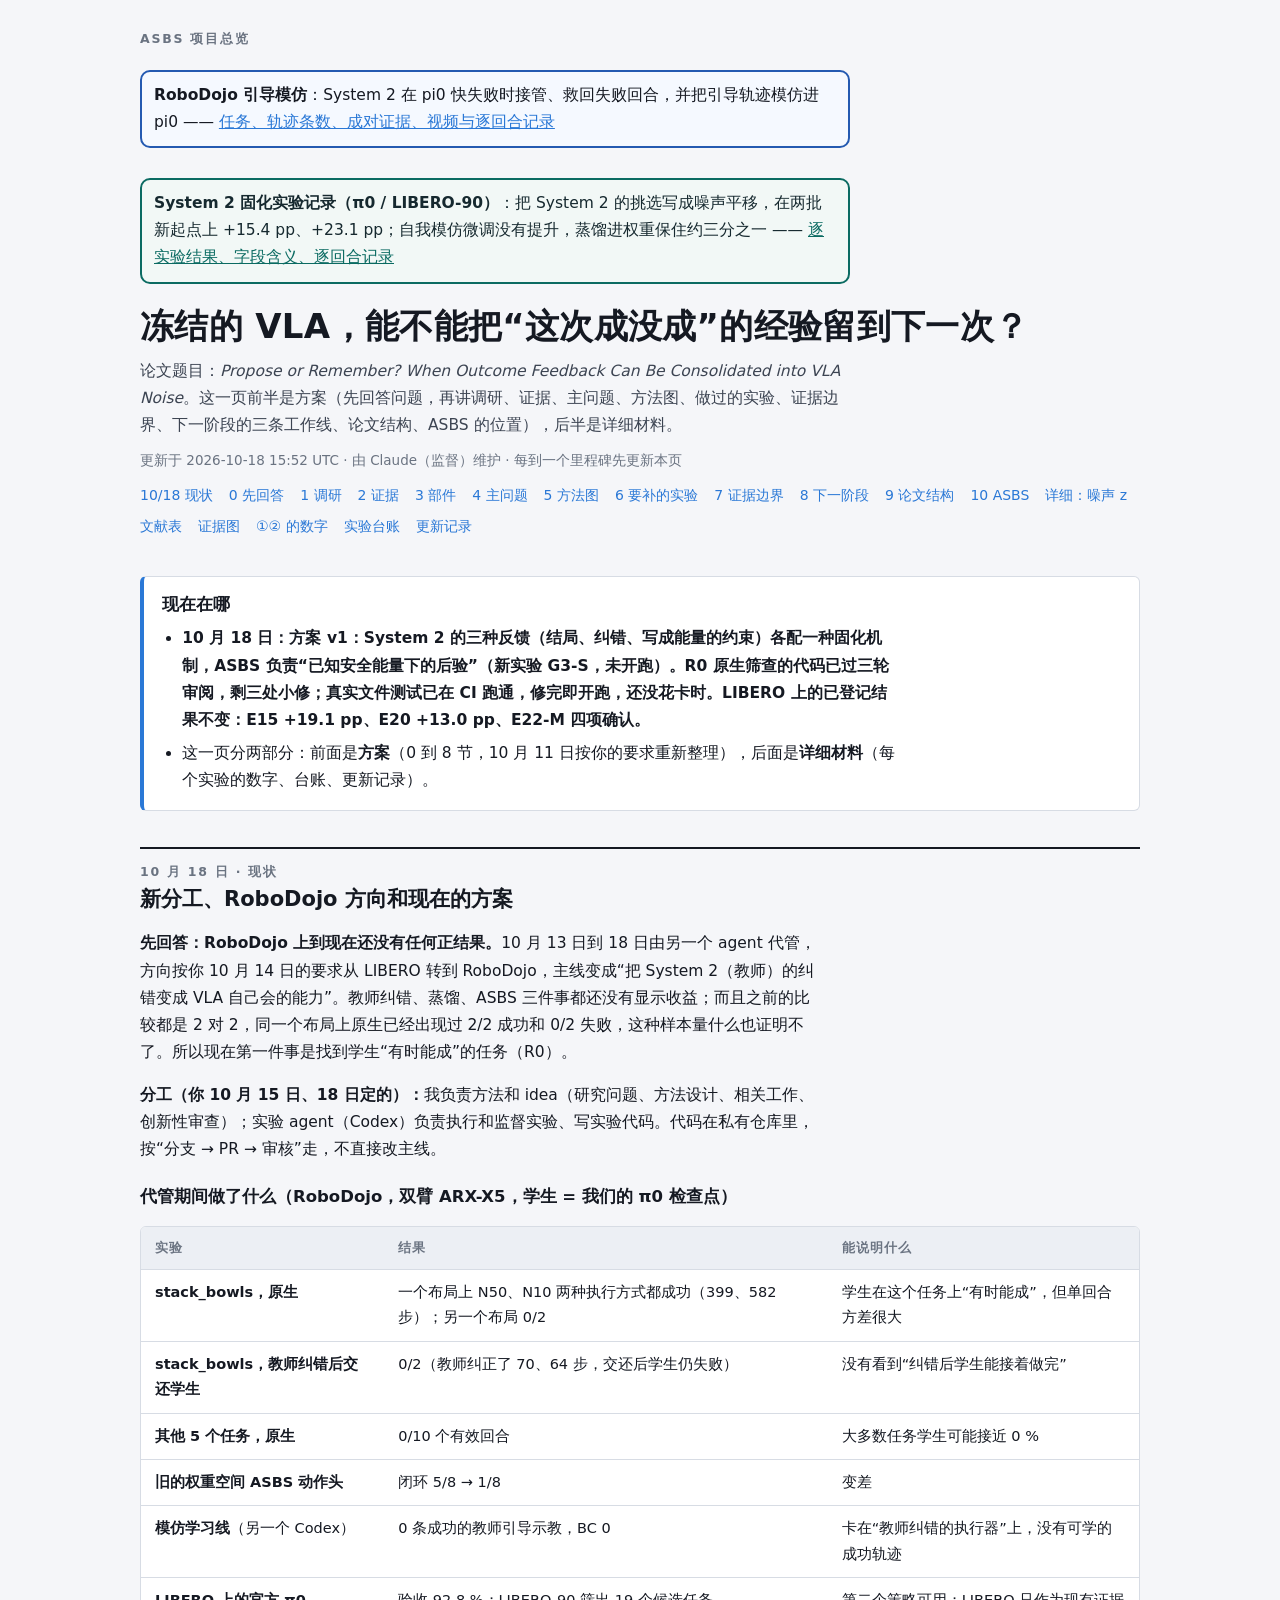
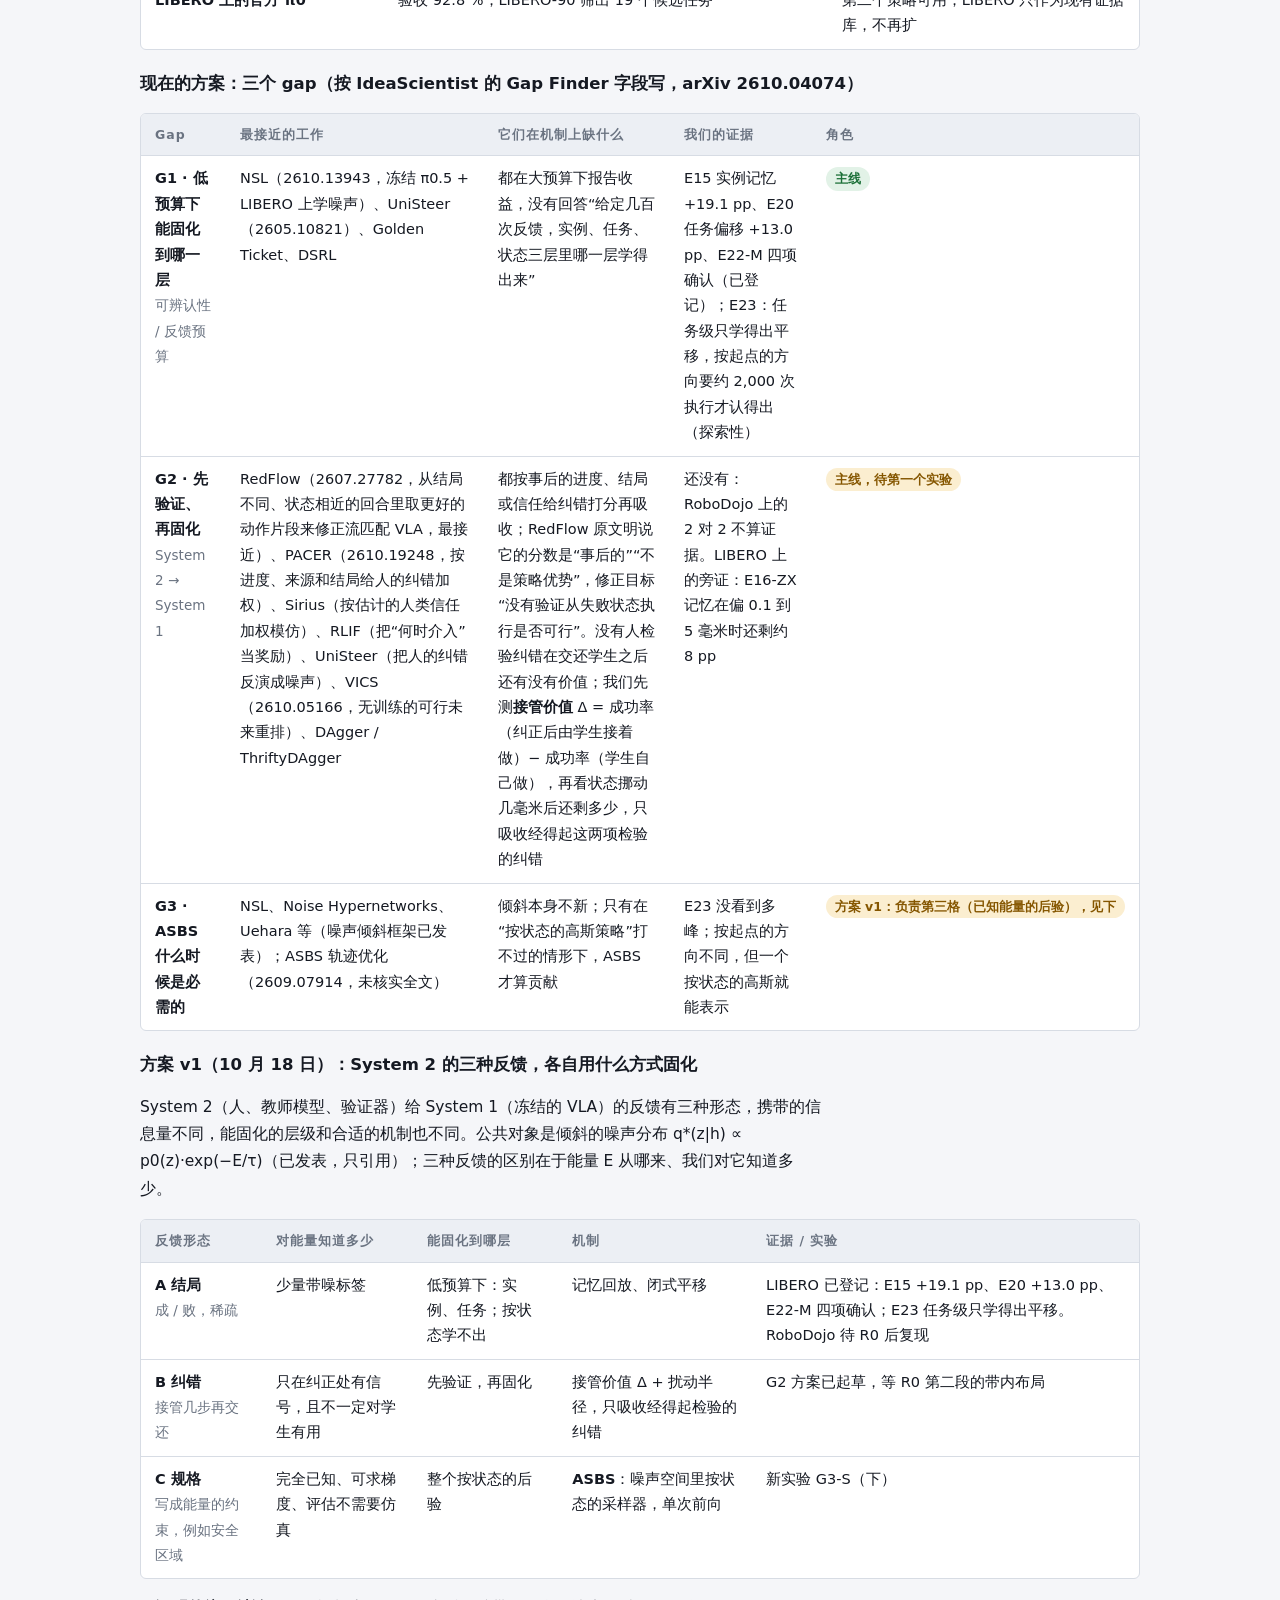
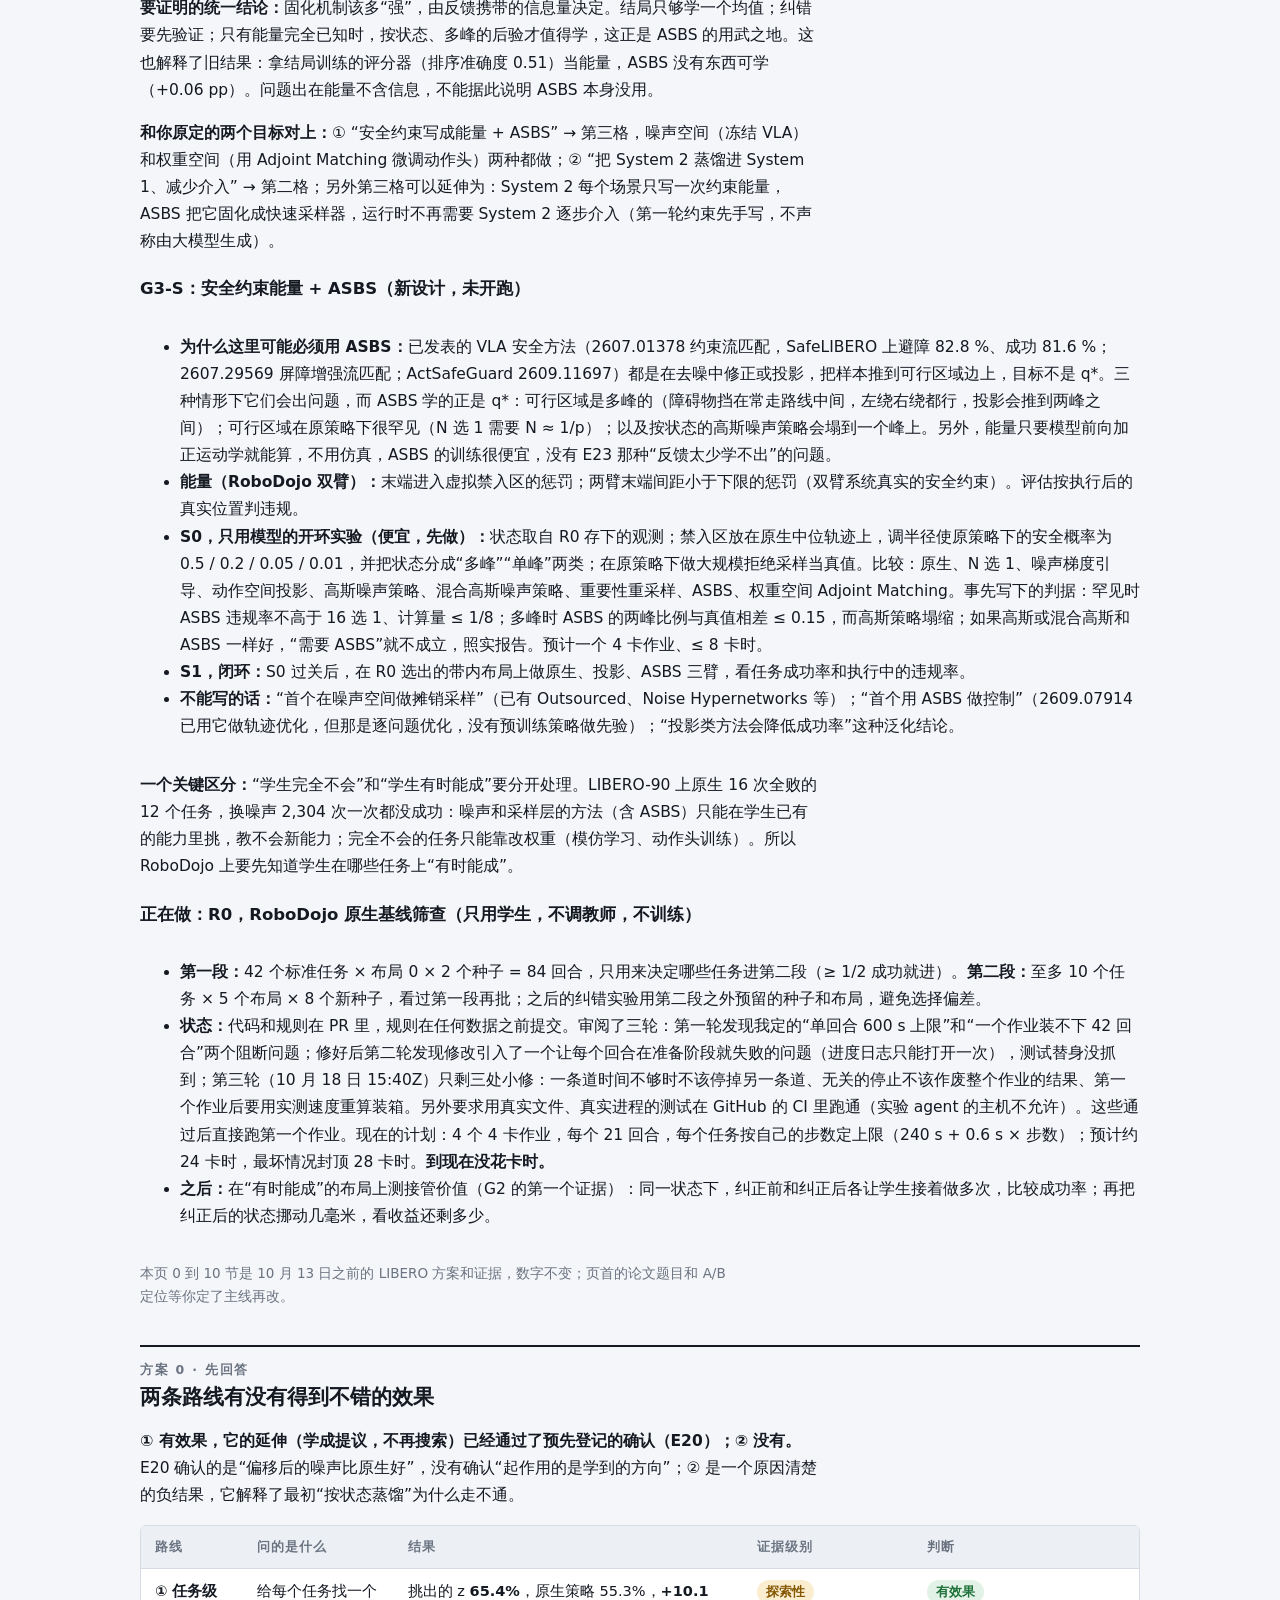
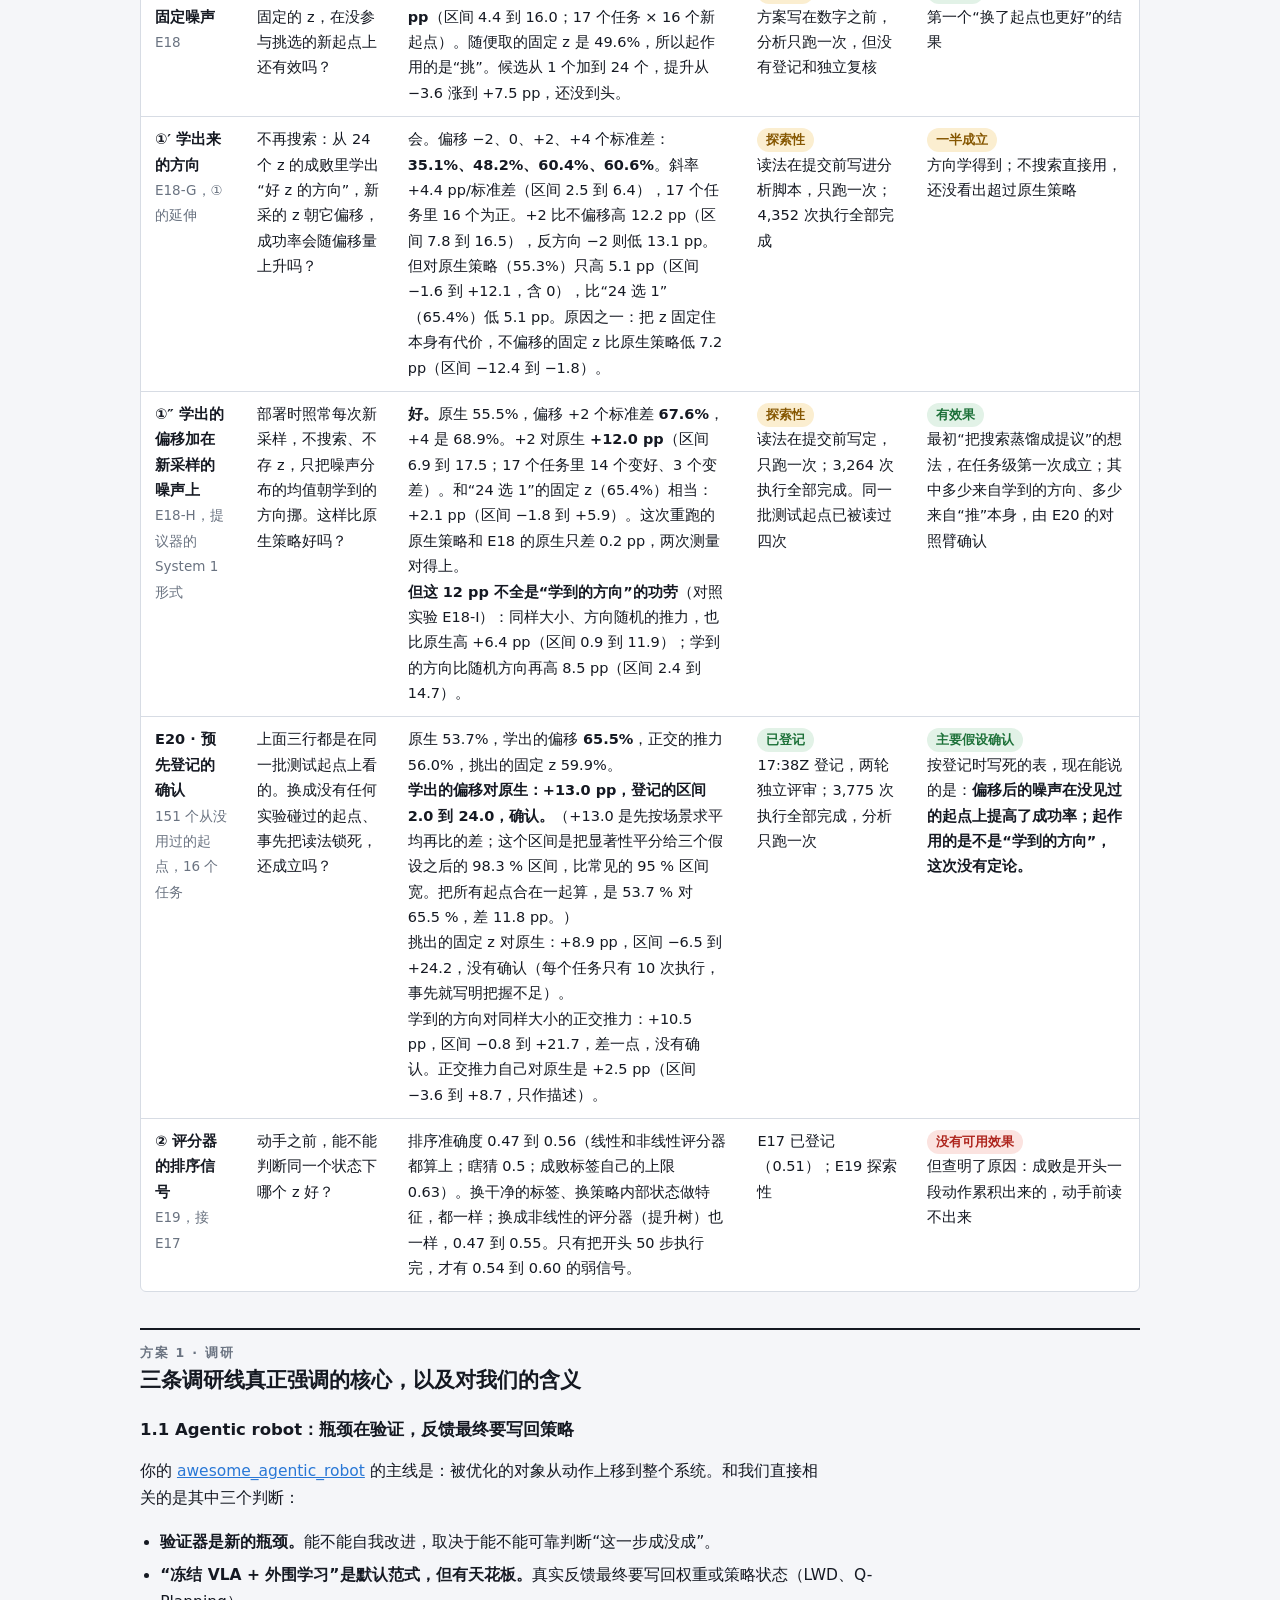
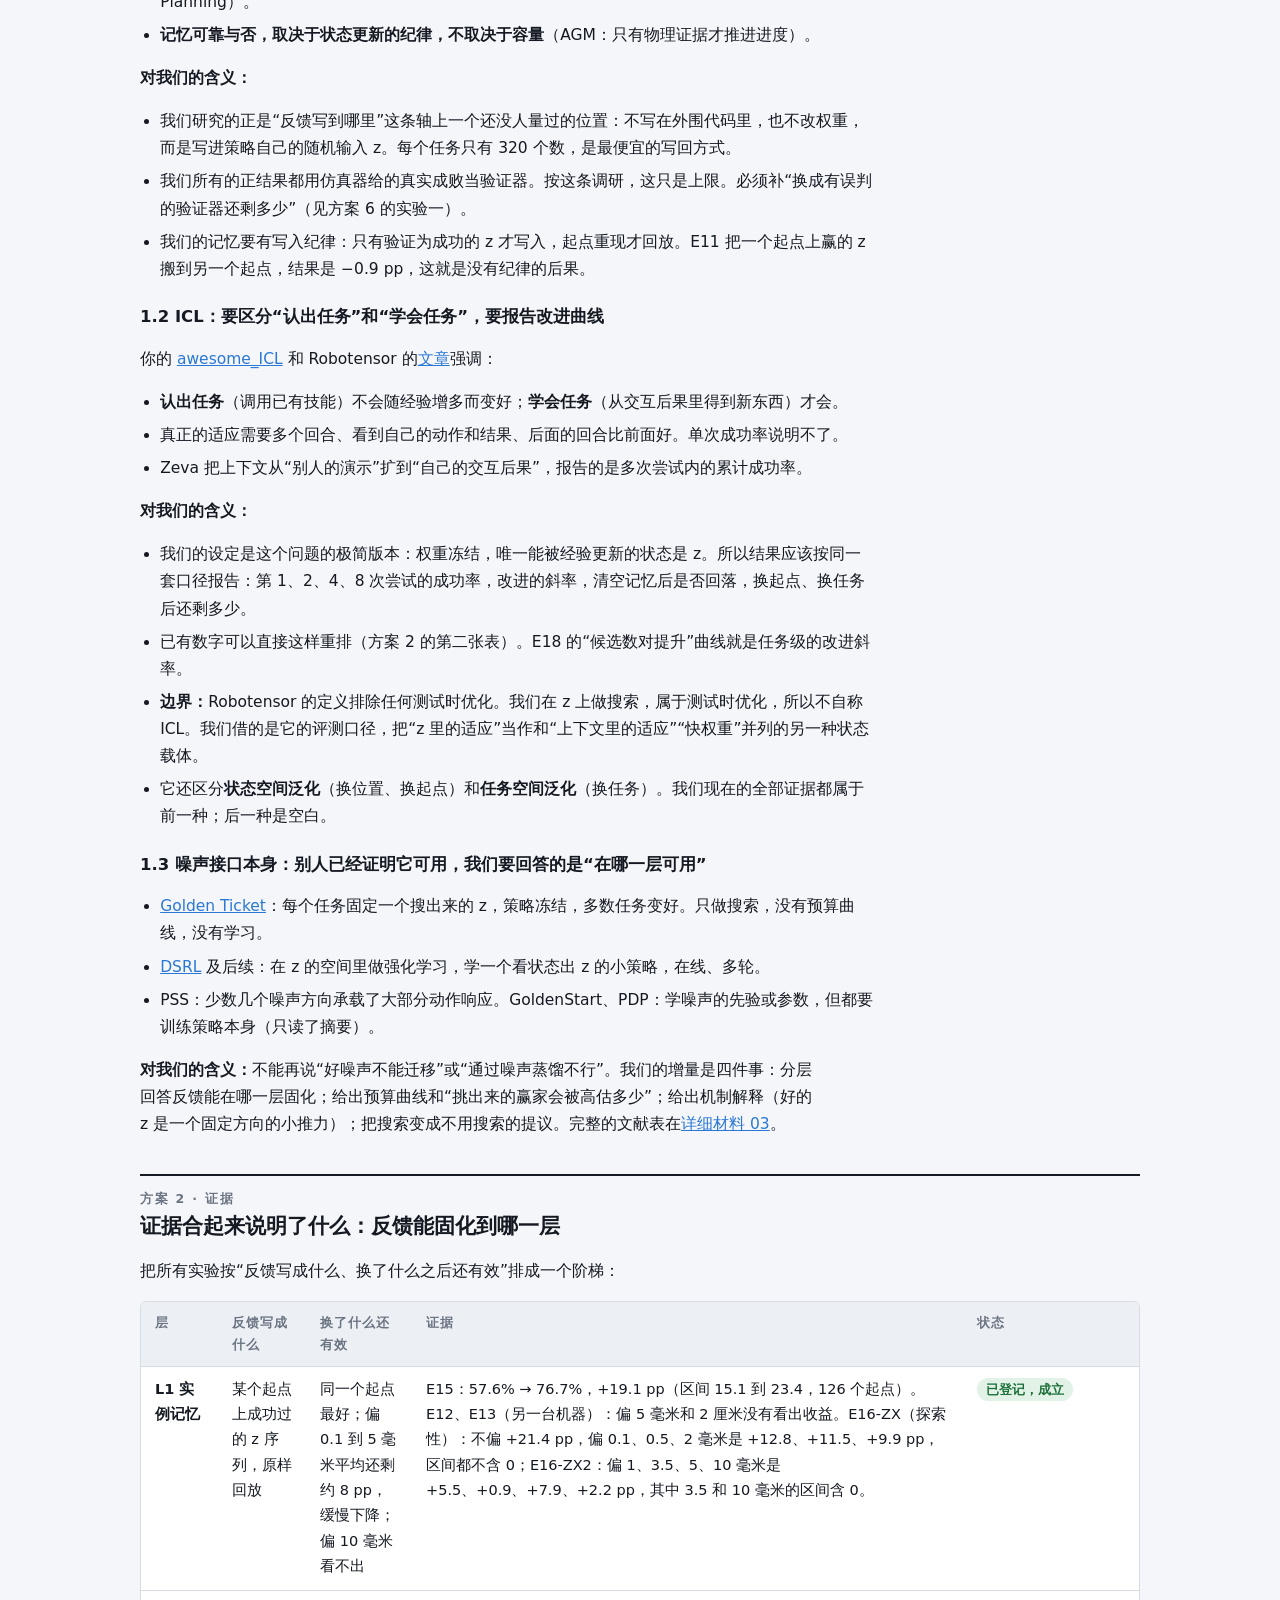
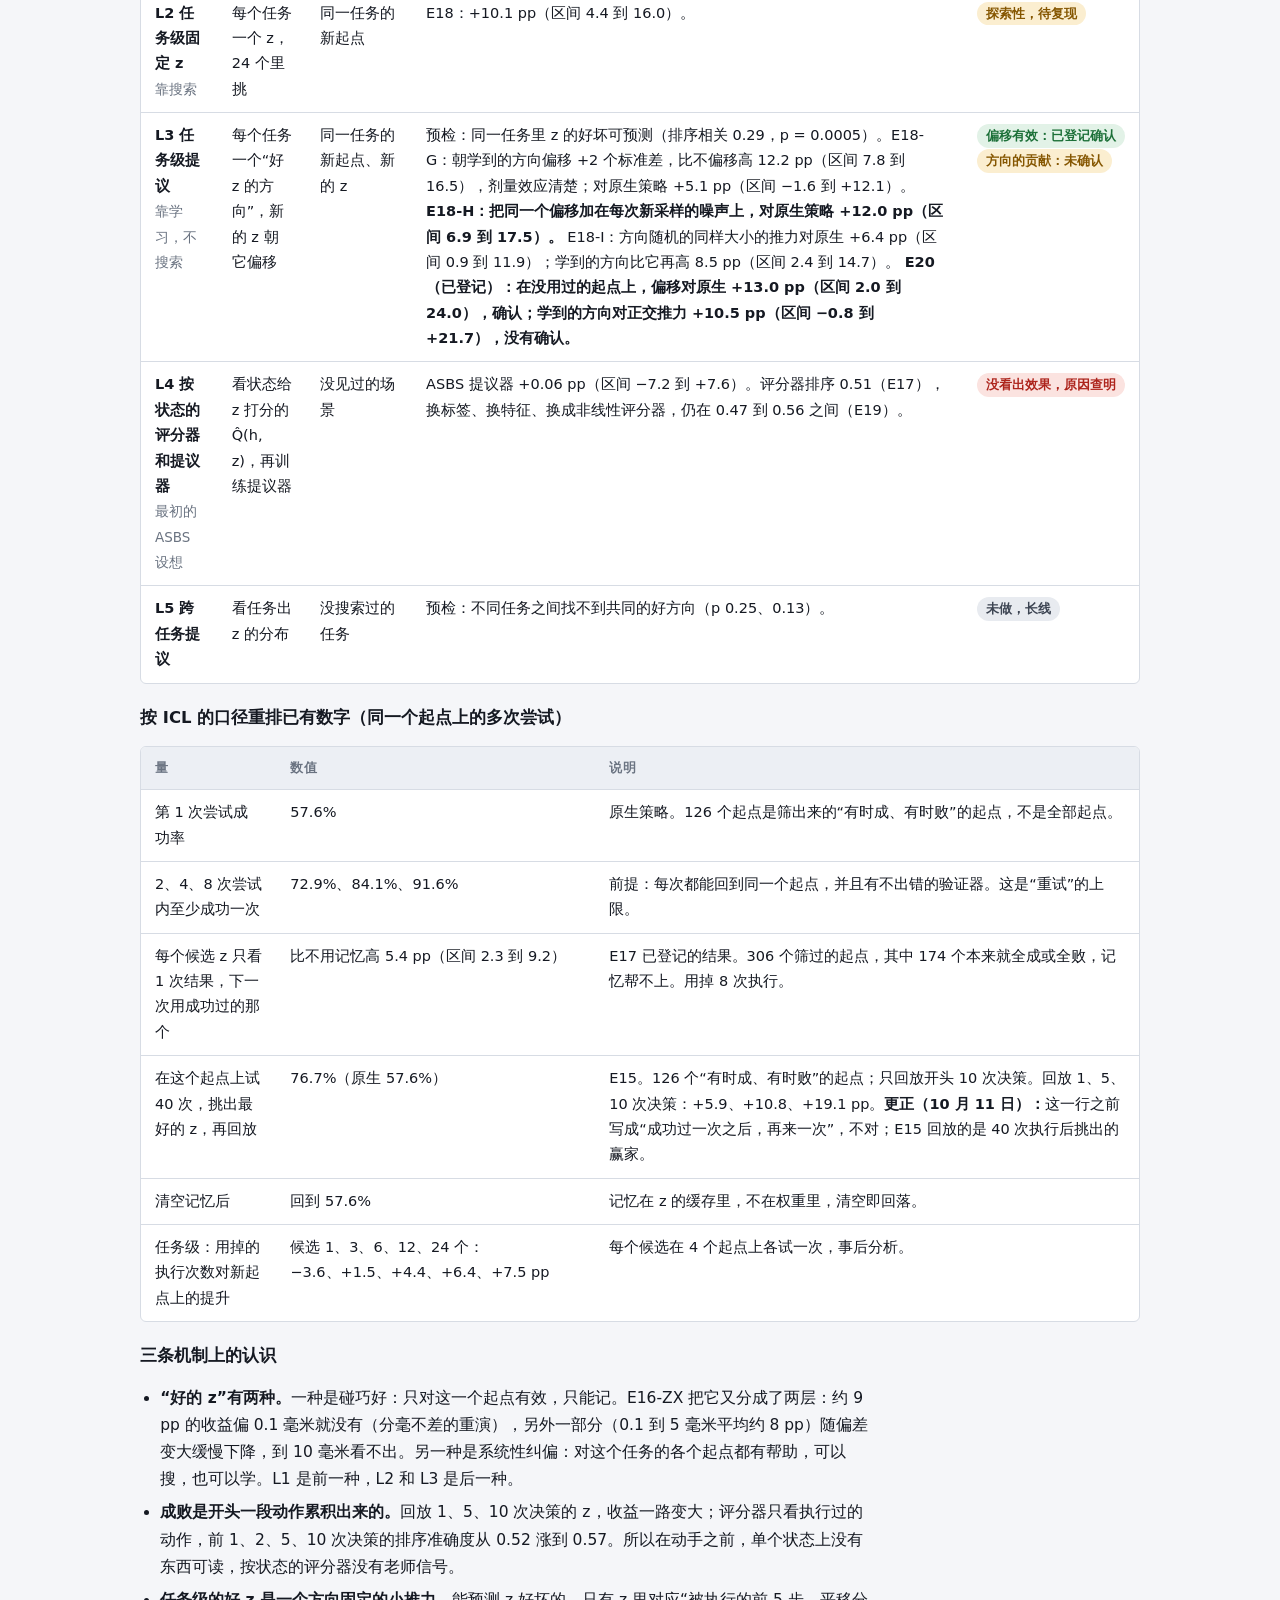
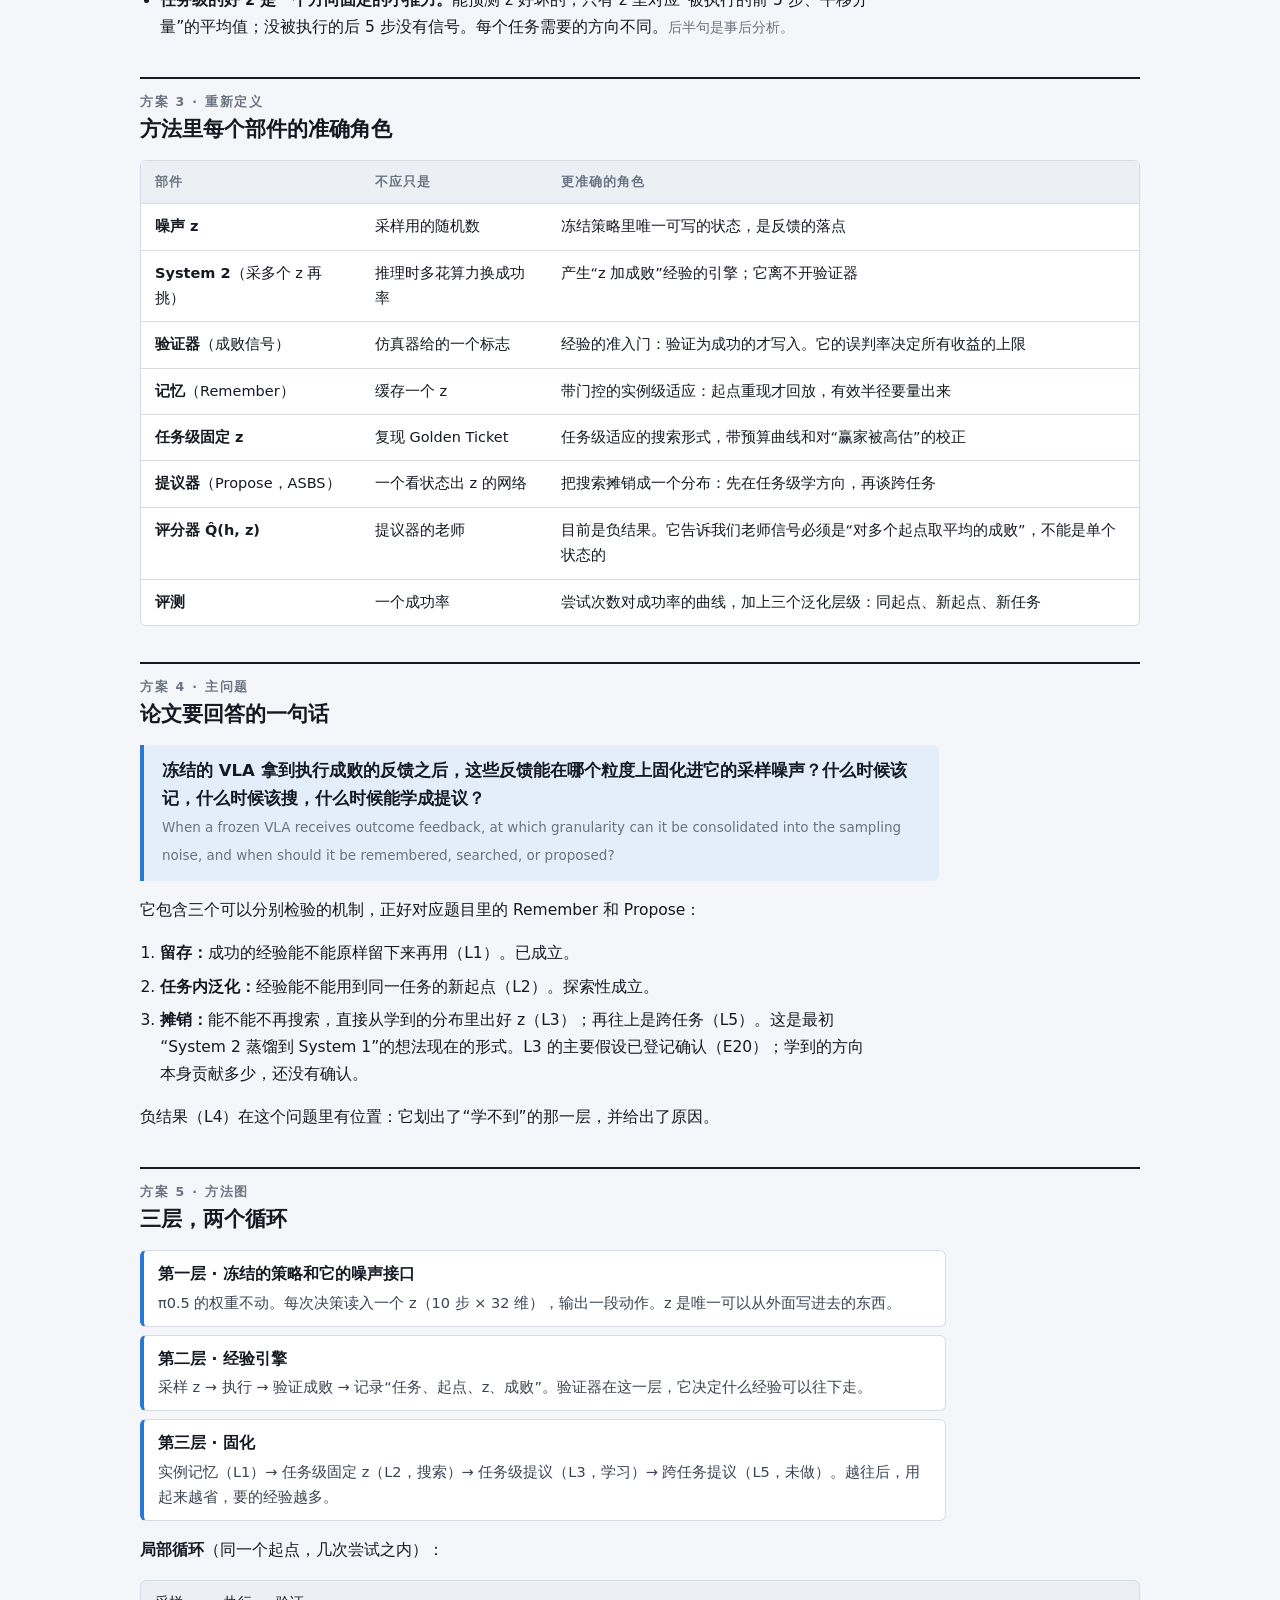
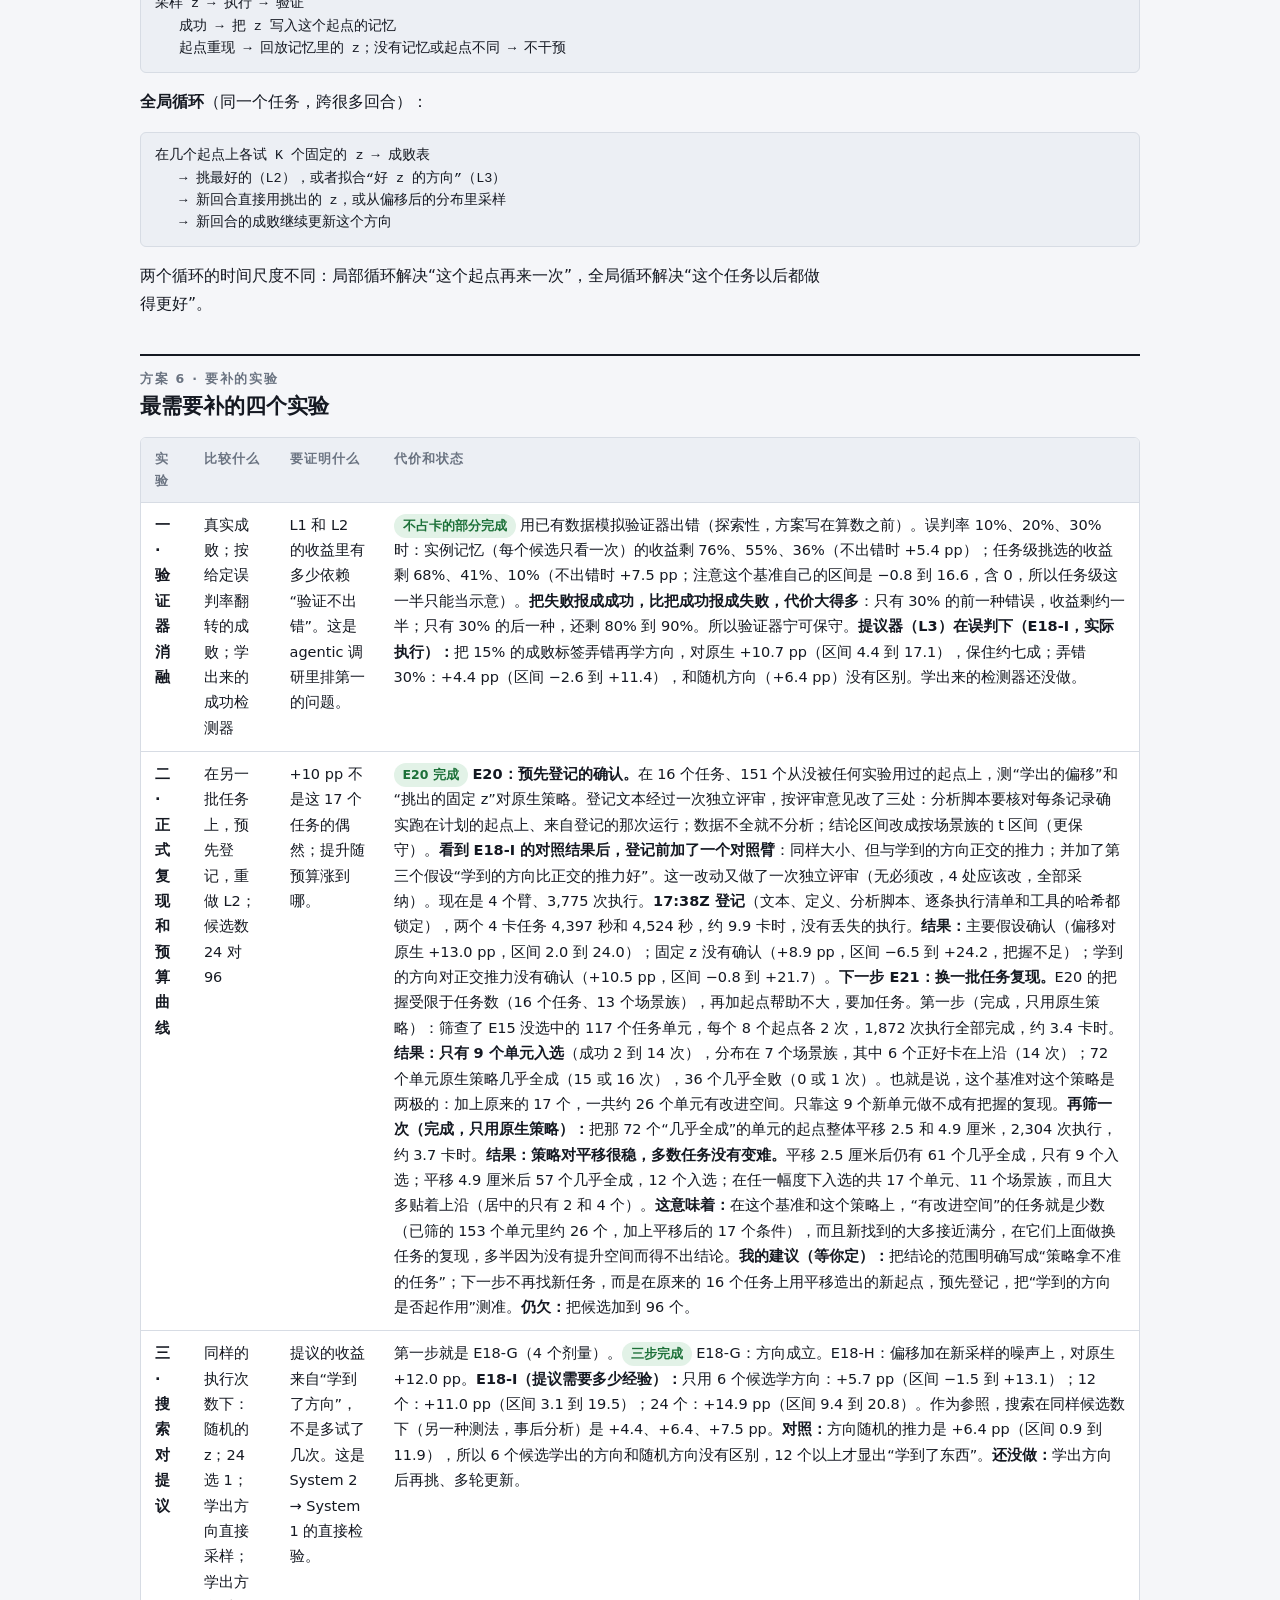
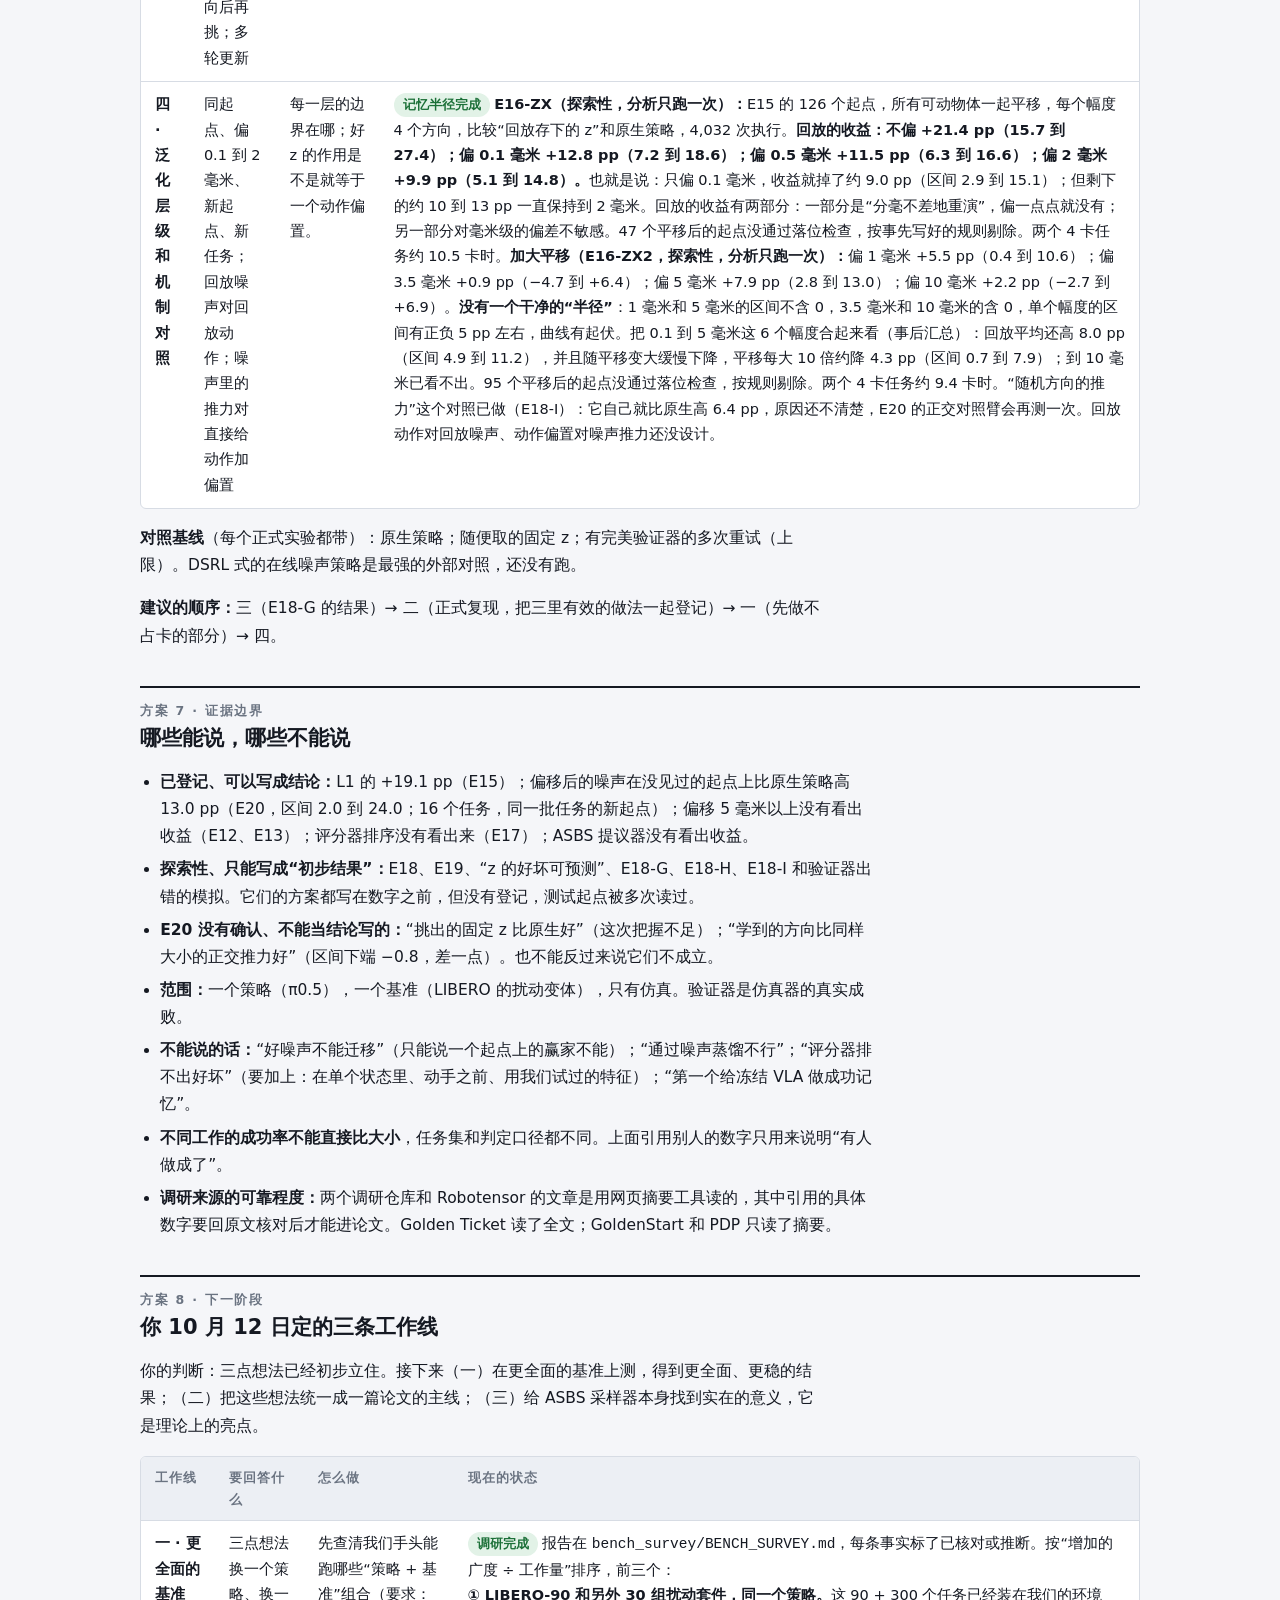
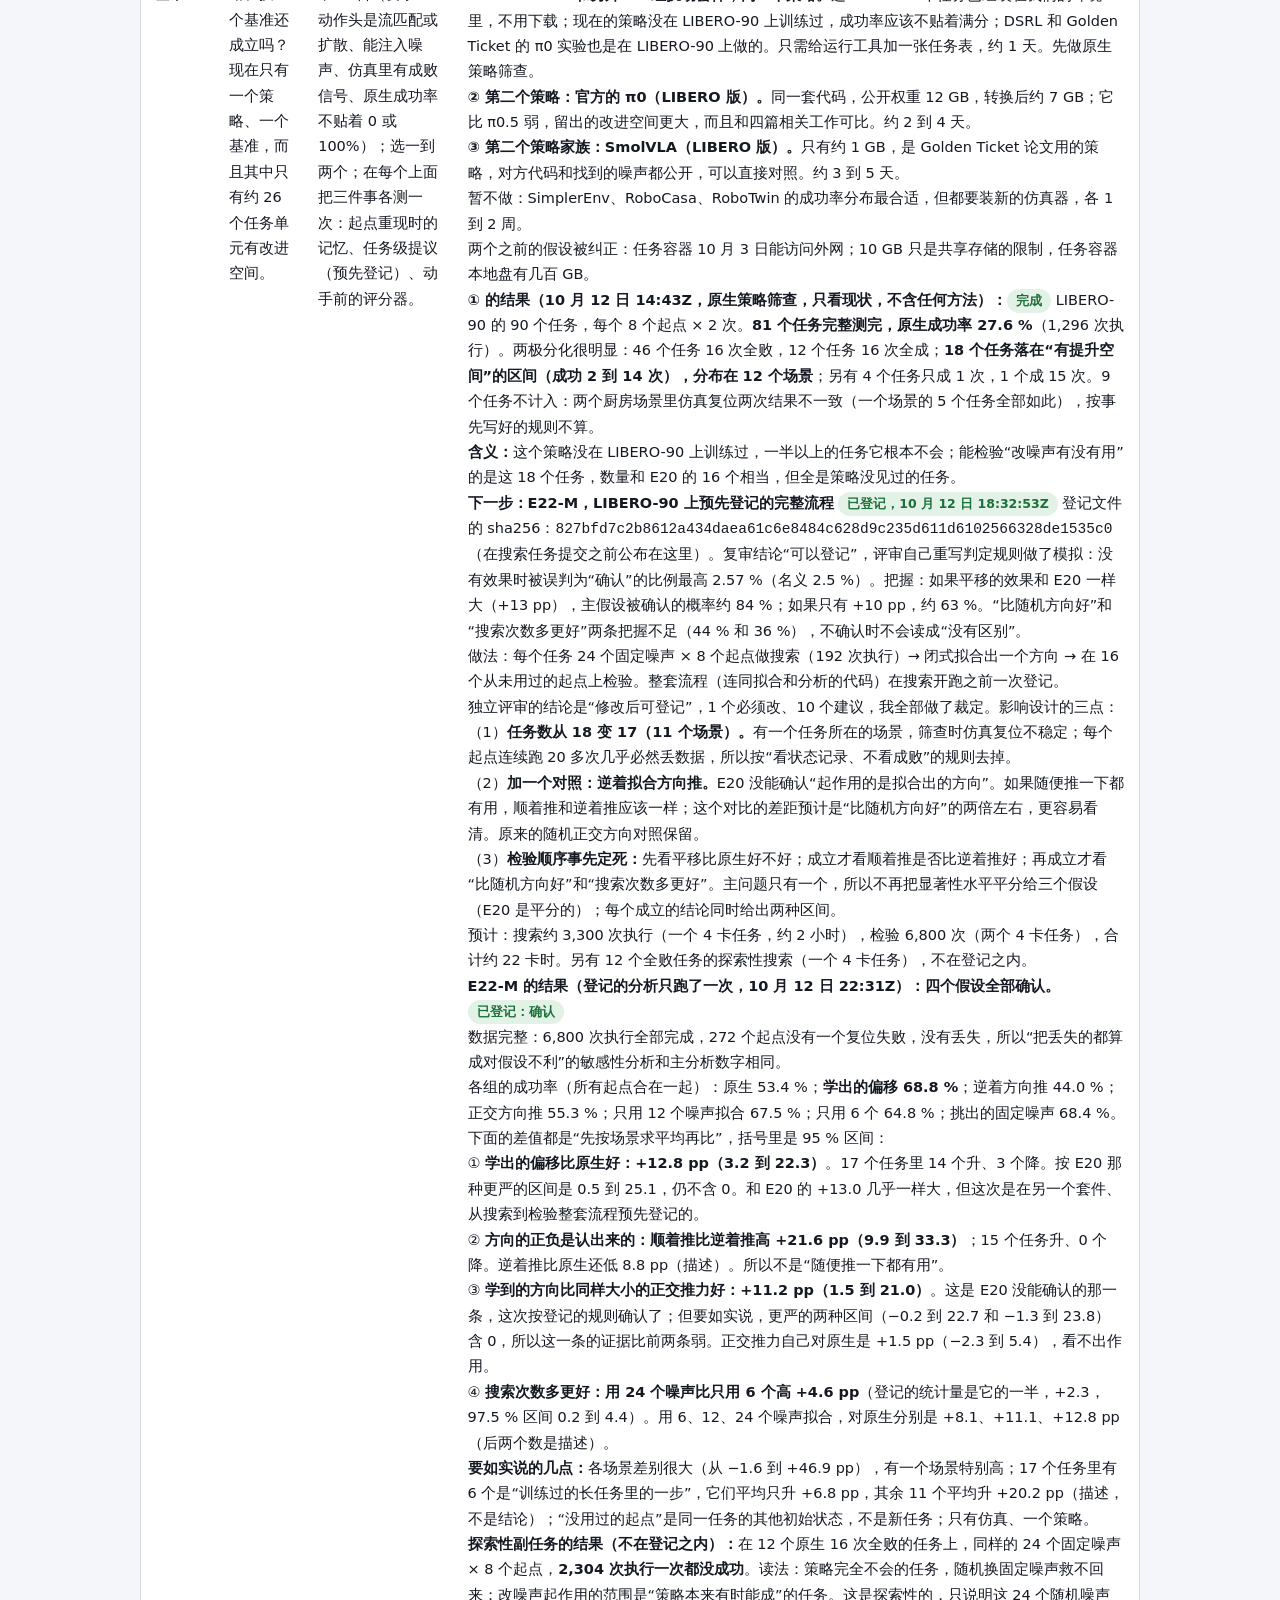
<file: index.html>
<!doctype html>
<html lang="zh-CN"><head><meta charset="utf-8">
<meta name="viewport" content="width=device-width,initial-scale=1,viewport-fit=cover">
<meta name="robots" content="noindex,nofollow,noarchive">
<style>:root{color-scheme:light}body{margin:0}img{max-width:100%}[hidden]{display:none!important}</style>
<title>ASBS Submission Tracker</title>
<style>
  :root {
    --bg: #f5f6f9; --surface: #ffffff; --sunk: #eceff4;
    --ink: #151922; --ink-2: #3c4452; --ink-3: #6a7381; --line: #d7dce4;
    --series: #2a78d6; --series-soft: #e4eefb;
    --good: #1c7038; --good-bg: #e2f2e7; --warn: #855600; --warn-bg: #fbeed0;
    --bad: #ad241c; --bad-bg: #fbe3e0; --mute-bg: #e8ebf0;
    --sans: "PingFang SC", "Hiragino Sans GB", "Microsoft YaHei", "Noto Sans CJK SC", "Noto Sans SC", system-ui, -apple-system, "Segoe UI", sans-serif;
    --mono: ui-monospace, SFMono-Regular, Menlo, Consolas, monospace;
  }
  @media (prefers-color-scheme: dark) {
    :root:not([data-theme="light"]) {
      color-scheme: dark;
      --bg: #11141a; --surface: #1a1e25; --sunk: #232830;
      --ink: #f0f2f5; --ink-2: #c5cbd5; --ink-3: #929aa7; --line: #313743;
      --series: #3987e5; --series-soft: #182a44;
      --good: #6fcf8f; --good-bg: #163423; --warn: #e8b84a; --warn-bg: #382d10;
      --bad: #f08c84; --bad-bg: #3b1b18; --mute-bg: #292f39;
    }
  }
  :root[data-theme="dark"] {
    color-scheme: dark;
    --bg: #11141a; --surface: #1a1e25; --sunk: #232830;
    --ink: #f0f2f5; --ink-2: #c5cbd5; --ink-3: #929aa7; --line: #313743;
    --series: #3987e5; --series-soft: #182a44;
    --good: #6fcf8f; --good-bg: #163423; --warn: #e8b84a; --warn-bg: #382d10;
    --bad: #f08c84; --bad-bg: #3b1b18; --mute-bg: #292f39;
  }
  body { background: var(--bg); color: var(--ink); font-family: var(--sans); font-size: 15.5px; line-height: 1.75; }
  .wrap { max-width: 1000px; margin: 0 auto; padding-inline: 18px; padding-block: 28px 64px; display: flex; flex-direction: column; gap: 36px; }
  h1 { font-size: clamp(24px, 4.4vw, 34px); line-height: 1.3; margin: 0; letter-spacing: .01em; text-wrap: balance; }
  h2 { font-size: 21px; line-height: 1.4; margin: 0; text-wrap: balance; }
  h3 { font-size: 16.5px; line-height: 1.5; margin: 0; }
  p { margin: 0; max-width: 44em; }
  .eyebrow { font-size: 12.5px; letter-spacing: .14em; color: var(--ink-3); font-weight: 600; }
  .sub { color: var(--ink-2); max-width: 46em; }
  .meta { color: var(--ink-3); font-size: 13.5px; }
  header { display: flex; flex-direction: column; gap: 10px; }
  nav { display: flex; flex-wrap: wrap; gap: 6px 16px; font-size: 14px; }
  nav a { color: var(--series); text-decoration: none; border-bottom: 1px solid transparent; }
  nav a:hover { border-bottom-color: var(--series); }
  section { display: flex; flex-direction: column; gap: 16px; scroll-margin-top: 16px; }
  .sec-head { display: flex; flex-direction: column; gap: 2px; border-top: 2px solid var(--ink); padding-top: 12px; }
  .now { background: var(--surface); border: 1px solid var(--line); border-left: 4px solid var(--series); border-radius: 6px; padding: 16px 18px; display: flex; flex-direction: column; gap: 8px; }
  .now ul, .plain { margin: 0; padding-left: 1.3em; display: flex; flex-direction: column; gap: 6px; max-width: 46em; }
  .two { display: grid; grid-template-columns: repeat(auto-fit, minmax(290px, 1fr)); gap: 16px; }
  .card { background: var(--surface); border: 1px solid var(--line); border-radius: 6px; padding: 16px 18px; display: flex; flex-direction: column; gap: 8px; }
  .card.b { border-top: 3px solid var(--series); }
  .card.a { border-top: 3px dashed var(--ink-3); }
  .kv { display: grid; grid-template-columns: 5.2em 1fr; gap: 4px 10px; font-size: 14.5px; }
  .kv dt { color: var(--ink-3); }
  .kv dd { margin: 0; }
  figure { margin: 0; display: flex; flex-direction: column; gap: 8px; }
  figcaption { color: var(--ink-2); font-size: 14px; max-width: 48em; }
  .scroll { overflow-x: auto; background: var(--surface); border: 1px solid var(--line); border-radius: 6px; padding: 14px 16px; }
  .scroll svg { display: block; width: 100%; min-width: 660px; height: auto; color: var(--ink); font-family: var(--sans); }
  .fp-row { outline: none; cursor: default; }
  .fp-row:hover rect, .fp-row:focus rect { fill: var(--sunk); }
  .legend { display: flex; flex-wrap: wrap; gap: 6px 18px; font-size: 13.5px; color: var(--ink-2); }
  .legend i { display: inline-block; width: 11px; height: 11px; border-radius: 50%; border: 2px solid var(--series); vertical-align: -1px; margin-right: 6px; }
  .legend i.on { background: var(--series); }
  .tbl { overflow-x: auto; background: var(--surface); border: 1px solid var(--line); border-radius: 6px; }
  table { border-collapse: collapse; width: 100%; min-width: 640px; font-size: 14.5px; }
  th, td { text-align: left; vertical-align: top; padding: 10px 14px; border-bottom: 1px solid var(--line); }
  th { font-size: 12.5px; letter-spacing: .08em; color: var(--ink-3); font-weight: 600; background: var(--sunk); }
  tr:last-child td { border-bottom: 0; }
  td.num { font-family: var(--mono); font-variant-numeric: tabular-nums; white-space: nowrap; }
  .tag { display: inline-block; font-size: 12.5px; font-weight: 600; padding: 1px 9px; border-radius: 999px; white-space: nowrap; }
  .t-good { color: var(--good); background: var(--good-bg); }
  .t-warn { color: var(--warn); background: var(--warn-bg); }
  .t-bad { color: var(--bad); background: var(--bad-bg); }
  .t-mute { color: var(--ink-2); background: var(--mute-bg); }
  .steps { list-style: none; margin: 0; padding: 0; display: flex; flex-direction: column; background: var(--surface); border: 1px solid var(--line); border-radius: 6px; }
  .steps li { display: grid; grid-template-columns: 26px 1fr; gap: 12px; padding: 10px 16px; border-bottom: 1px solid var(--line); align-items: start; }
  .steps li:last-child { border-bottom: 0; }
  .dot { width: 18px; height: 18px; border-radius: 50%; border: 2px solid var(--ink-3); margin-top: 5px; }
  .done .dot { background: var(--good); border-color: var(--good); }
  .wait .dot { border-color: var(--warn); background: var(--warn-bg); }
  .steps b { font-weight: 600; }
  .steps span.s { color: var(--ink-3); font-size: 13.5px; }
  .ask { background: var(--surface); border: 1px solid var(--line); border-radius: 6px; counter-reset: q; display: flex; flex-direction: column; }
  .ask > div { padding: 14px 18px 14px 54px; border-bottom: 1px solid var(--line); position: relative; display: flex; flex-direction: column; gap: 4px; }
  .ask > div:last-child { border-bottom: 0; }
  .ask > div::before { counter-increment: q; content: counter(q); position: absolute; left: 18px; top: 14px; width: 24px; height: 24px; border-radius: 50%; background: var(--series-soft); color: var(--series); font-weight: 700; font-size: 13.5px; display: grid; place-items: center; }
  .proj { font-size: 12px; font-weight: 600; color: var(--warn); background: var(--warn-bg); padding: 0 6px; border-radius: 4px; white-space: nowrap; }
  .log { margin: 0; padding: 0; list-style: none; display: flex; flex-direction: column; gap: 8px; font-size: 14.5px; }
  .log time { font-family: var(--mono); color: var(--ink-3); margin-right: 10px; font-size: 13px; }
  a { color: var(--series); }
  #tip { position: fixed; z-index: 5; max-width: 300px; background: var(--ink); color: var(--bg); font-size: 13px; line-height: 1.5; padding: 7px 10px; border-radius: 6px; pointer-events: none; }
  .plan blockquote { margin: 0; padding: 12px 18px; border-left: 4px solid var(--series); background: var(--series-soft); border-radius: 0 6px 6px 0; font-size: 16.5px; line-height: 1.7; max-width: 46em; }
  .plan pre { margin: 0; background: var(--sunk); border: 1px solid var(--line); border-radius: 6px; padding: 12px 14px; font-family: var(--mono); font-size: 13.5px; line-height: 1.65; overflow-x: auto; color: var(--ink); }
  .plan h3 { margin-top: 6px; }
  .layers { display: grid; gap: 8px; max-width: 52em; }
  .layer { background: var(--surface); border: 1px solid var(--line); border-left: 4px solid var(--series); border-radius: 6px; padding: 10px 14px; display: flex; flex-direction: column; gap: 2px; }
  .layer span { color: var(--ink-2); font-size: 14.5px; }
  .divider { border-top: 2px dashed var(--ink-3); padding-top: 14px; color: var(--ink-2); }
</style>

</head><body>
<div class="wrap">

<header>
  <div class="eyebrow">ASBS 项目总览</div>
  <p class="rd-guided-link" style="margin:10px 0;padding:10px 12px;border:2px solid #245ab1;border-radius:10px;background:#f5f9ff"><b>RoboDojo 引导模仿</b>：System 2 在 pi0 快失败时接管、救回失败回合，并把引导轨迹模仿进 pi0 —— <a href="robodojo_guided_il.html">任务、轨迹条数、成对证据、视频与逐回合记录</a></p>
  <p class="consolidation-link" style="margin:10px 0;padding:10px 12px;border:2px solid #0b6b62;border-radius:10px;background:#f2f8f6;color:#16292f"><b>System 2 固化实验记录（π0 / LIBERO-90）</b>：把 System 2 的挑选写成噪声平移，在两批新起点上 +15.4 pp、+23.1 pp；自我模仿微调没有提升，蒸馏进权重保住约三分之一 —— <a href="consolidation.html" style="color:#0b6b62">逐实验结果、字段含义、逐回合记录</a></p>
<h1>冻结的 VLA，能不能把“这次成没成”的经验留到下一次？</h1>
  <p class="sub">论文题目：<i>Propose or Remember? When Outcome Feedback Can Be Consolidated into VLA Noise</i>。这一页前半是方案（先回答问题，再讲调研、证据、主问题、方法图、做过的实验、证据边界、下一阶段的三条工作线、论文结构、ASBS 的位置），后半是详细材料。</p>
  <div class="meta">更新于 2026-10-18 15:52 UTC · 由 Claude（监督）维护 · 每到一个里程碑先更新本页</div>
  <nav>
    <a href="#p18">10/18 现状</a><a href="#p0">0 先回答</a><a href="#p1">1 调研</a><a href="#p2">2 证据</a><a href="#p3">3 部件</a><a href="#p4">4 主问题</a><a href="#p5">5 方法图</a><a href="#p6">6 要补的实验</a><a href="#p7">7 证据边界</a><a href="#p8">8 下一阶段</a><a href="#p9">9 论文结构</a><a href="#p10">10 ASBS</a><a href="#goal">详细：噪声 z</a><a href="#related">文献表</a><a href="#evidence">证据图</a><a href="#refine">①② 的数字</a><a href="#now">实验台账</a><a href="#log">更新记录</a>
  </nav>
</header>

<div class="now">
  <h3>现在在哪</h3>
  <ul>
    <li><b>10 月 18 日：<b>方案 v1</b>：System 2 的三种反馈（结局、纠错、写成能量的约束）各配一种固化机制，ASBS 负责“已知安全能量下的后验”（新实验 G3-S，未开跑）。R0 原生筛查的代码已过三轮审阅，剩三处小修；真实文件测试已在 CI 跑通，修完即开跑，还没花卡时。LIBERO 上的已登记结果不变：E15 +19.1 pp、E20 +13.0 pp、E22-M 四项确认。</b></li>
    <li>这一页分两部分：前面是<b>方案</b>（0 到 8 节，10 月 11 日按你的要求重新整理），后面是<b>详细材料</b>（每个实验的数字、台账、更新记录）。</li>
  </ul>
</div>

<section id="p18" class="plan">
  <div class="sec-head"><div class="eyebrow">10 月 18 日 · 现状</div><h2>新分工、RoboDojo 方向和现在的方案</h2></div>
  <p><b>先回答：RoboDojo 上到现在还没有任何正结果。</b>10 月 13 日到 18 日由另一个 agent 代管，方向按你 10 月 14 日的要求从 LIBERO 转到 RoboDojo，主线变成“把 System 2（教师）的纠错变成 VLA 自己会的能力”。教师纠错、蒸馏、ASBS 三件事都还没有显示收益；而且之前的比较都是 2 对 2，同一个布局上原生已经出现过 2/2 成功和 0/2 失败，这种样本量什么也证明不了。所以现在第一件事是找到学生“有时能成”的任务（R0）。</p>
  <p><b>分工（你 10 月 15 日、18 日定的）：</b>我负责方法和 idea（研究问题、方法设计、相关工作、创新性审查）；实验 agent（Codex）负责执行和监督实验、写实验代码。代码在私有仓库里，按“分支 → PR → 审核”走，不直接改主线。</p>
  <h3>代管期间做了什么（RoboDojo，双臂 ARX-X5，学生 = 我们的 π0 检查点）</h3>
  <div class="tbl"><table>
    <thead><tr><th>实验</th><th>结果</th><th>能说明什么</th></tr></thead>
    <tbody>
      <tr><td><b>stack_bowls，原生</b></td><td>一个布局上 N50、N10 两种执行方式都成功（399、582 步）；另一个布局 0/2</td><td>学生在这个任务上“有时能成”，但单回合方差很大</td></tr>
      <tr><td><b>stack_bowls，教师纠错后交还学生</b></td><td>0/2（教师纠正了 70、64 步，交还后学生仍失败）</td><td>没有看到“纠错后学生能接着做完”</td></tr>
      <tr><td><b>其他 5 个任务，原生</b></td><td>0/10 个有效回合</td><td>大多数任务学生可能接近 0 %</td></tr>
      <tr><td><b>旧的权重空间 ASBS 动作头</b></td><td>闭环 5/8 → 1/8</td><td>变差</td></tr>
      <tr><td><b>模仿学习线</b>（另一个 Codex）</td><td>0 条成功的教师引导示教，BC 0</td><td>卡在“教师纠错的执行器”上，没有可学的成功轨迹</td></tr>
      <tr><td><b>LIBERO 上的官方 π0</b></td><td>验收 92.8 %；LIBERO-90 筛出 19 个候选任务</td><td>第二个策略可用；LIBERO 只作为现有证据库，不再扩</td></tr>
    </tbody>
  </table></div>
  <h3>现在的方案：三个 gap（按 IdeaScientist 的 Gap Finder 字段写，arXiv 2610.04074）</h3>
  <div class="tbl"><table>
    <thead><tr><th>Gap</th><th>最接近的工作</th><th>它们在机制上缺什么</th><th>我们的证据</th><th>角色</th></tr></thead>
    <tbody>
      <tr><td><b>G1 · 低预算下能固化到哪一层</b><br><span class="meta">可辨认性 / 反馈预算</span></td><td>NSL（2610.13943，冻结 π0.5 + LIBERO 上学噪声）、UniSteer（2605.10821）、Golden Ticket、DSRL</td><td>都在大预算下报告收益，没有回答“给定几百次反馈，实例、任务、状态三层里哪一层学得出来”</td><td>E15 实例记忆 +19.1 pp、E20 任务偏移 +13.0 pp、E22-M 四项确认（已登记）；E23：任务级只学得出平移，按起点的方向要约 2,000 次执行才认得出（探索性）</td><td><span class="tag t-good">主线</span></td></tr>
      <tr><td><b>G2 · 先验证、再固化</b><br><span class="meta">System 2 → System 1</span></td><td>RedFlow（2607.27782，从结局不同、状态相近的回合里取更好的动作片段来修正流匹配 VLA，最接近）、PACER（2610.19248，按进度、来源和结局给人的纠错加权）、Sirius（按估计的人类信任加权模仿）、RLIF（把“何时介入”当奖励）、UniSteer（把人的纠错反演成噪声）、VICS（2610.05166，无训练的可行未来重排）、DAgger / ThriftyDAgger</td><td>都按事后的进度、结局或信任给纠错打分再吸收；RedFlow 原文明说它的分数是“事后的”“不是策略优势”，修正目标“没有验证从失败状态执行是否可行”。没有人检验纠错在交还学生之后还有没有价值；我们先测<b>接管价值</b> Δ = 成功率（纠正后由学生接着做）− 成功率（学生自己做），再看状态挪动几毫米后还剩多少，只吸收经得起这两项检验的纠错</td><td>还没有：RoboDojo 上的 2 对 2 不算证据。LIBERO 上的旁证：E16-ZX 记忆在偏 0.1 到 5 毫米时还剩约 8 pp</td><td><span class="tag t-warn">主线，待第一个实验</span></td></tr>
      <tr><td><b>G3 · ASBS 什么时候是必需的</b></td><td>NSL、Noise Hypernetworks、Uehara 等（噪声倾斜框架已发表）；ASBS 轨迹优化（2609.07914，未核实全文）</td><td>倾斜本身不新；只有在“按状态的高斯策略”打不过的情形下，ASBS 才算贡献</td><td>E23 没看到多峰；按起点的方向不同，但一个按状态的高斯就能表示</td><td><span class="tag t-warn">方案 v1：负责第三格（已知能量的后验），见下</span></td></tr>
    </tbody>
  </table></div>
  <h3>方案 v1（10 月 18 日）：System 2 的三种反馈，各自用什么方式固化</h3>
  <p>System 2（人、教师模型、验证器）给 System 1（冻结的 VLA）的反馈有三种形态，携带的信息量不同，能固化的层级和合适的机制也不同。公共对象是倾斜的噪声分布 q*(z|h) ∝ p0(z)·exp(−E/τ)（已发表，只引用）；三种反馈的区别在于能量 E 从哪来、我们对它知道多少。</p>
  <div class="tbl"><table>
    <thead><tr><th>反馈形态</th><th>对能量知道多少</th><th>能固化到哪层</th><th>机制</th><th>证据 / 实验</th></tr></thead>
    <tbody>
      <tr><td><b>A 结局</b><br><span class="meta">成 / 败，稀疏</span></td><td>少量带噪标签</td><td>低预算下：实例、任务；按状态学不出</td><td>记忆回放、闭式平移</td><td>LIBERO 已登记：E15 +19.1 pp、E20 +13.0 pp、E22-M 四项确认；E23 任务级只学得出平移。RoboDojo 待 R0 后复现</td></tr>
      <tr><td><b>B 纠错</b><br><span class="meta">接管几步再交还</span></td><td>只在纠正处有信号，且不一定对学生有用</td><td>先验证，再固化</td><td>接管价值 Δ + 扰动半径，只吸收经得起检验的纠错</td><td>G2 方案已起草，等 R0 第二段的带内布局</td></tr>
      <tr><td><b>C 规格</b><br><span class="meta">写成能量的约束，例如安全区域</span></td><td>完全已知、可求梯度、评估不需要仿真</td><td>整个按状态的后验</td><td><b>ASBS</b>：噪声空间里按状态的采样器，单次前向</td><td>新实验 G3-S（下）</td></tr>
    </tbody>
  </table></div>
  <p><b>要证明的统一结论：</b>固化机制该多“强”，由反馈携带的信息量决定。结局只够学一个均值；纠错要先验证；只有能量完全已知时，按状态、多峰的后验才值得学，这正是 ASBS 的用武之地。这也解释了旧结果：拿结局训练的评分器（排序准确度 0.51）当能量，ASBS 没有东西可学（+0.06 pp）。问题出在能量不含信息，不能据此说明 ASBS 本身没用。</p>
  <p><b>和你原定的两个目标对上：</b>① “安全约束写成能量 + ASBS” → 第三格，噪声空间（冻结 VLA）和权重空间（用 Adjoint Matching 微调动作头）两种都做；② “把 System 2 蒸馏进 System 1、减少介入” → 第二格；另外第三格可以延伸为：System 2 每个场景只写一次约束能量，ASBS 把它固化成快速采样器，运行时不再需要 System 2 逐步介入（第一轮约束先手写，不声称由大模型生成）。</p>
  <h3>G3-S：安全约束能量 + ASBS（新设计，未开跑）</h3>
  <ul>
    <li><b>为什么这里可能必须用 ASBS：</b>已发表的 VLA 安全方法（2607.01378 约束流匹配，SafeLIBERO 上避障 82.8 %、成功 81.6 %；2607.29569 屏障增强流匹配；ActSafeGuard 2609.11697）都是在去噪中修正或投影，把样本推到可行区域边上，目标不是 q*。三种情形下它们会出问题，而 ASBS 学的正是 q*：可行区域是多峰的（障碍物挡在常走路线中间，左绕右绕都行，投影会推到两峰之间）；可行区域在原策略下很罕见（N 选 1 需要 N ≈ 1/p）；以及按状态的高斯噪声策略会塌到一个峰上。另外，能量只要模型前向加正运动学就能算，不用仿真，ASBS 的训练很便宜，没有 E23 那种“反馈太少学不出”的问题。</li>
    <li><b>能量（RoboDojo 双臂）：</b>末端进入虚拟禁入区的惩罚；两臂末端间距小于下限的惩罚（双臂系统真实的安全约束）。评估按执行后的真实位置判违规。</li>
    <li><b>S0，只用模型的开环实验（便宜，先做）：</b>状态取自 R0 存下的观测；禁入区放在原生中位轨迹上，调半径使原策略下的安全概率为 0.5 / 0.2 / 0.05 / 0.01，并把状态分成“多峰”“单峰”两类；在原策略下做大规模拒绝采样当真值。比较：原生、N 选 1、噪声梯度引导、动作空间投影、高斯噪声策略、混合高斯噪声策略、重要性重采样、ASBS、权重空间 Adjoint Matching。事先写下的判据：罕见时 ASBS 违规率不高于 16 选 1、计算量 ≤ 1/8；多峰时 ASBS 的两峰比例与真值相差 ≤ 0.15，而高斯策略塌缩；如果高斯或混合高斯和 ASBS 一样好，“需要 ASBS”就不成立，照实报告。预计一个 4 卡作业、≤ 8 卡时。</li>
    <li><b>S1，闭环：</b>S0 过关后，在 R0 选出的带内布局上做原生、投影、ASBS 三臂，看任务成功率和执行中的违规率。</li>
    <li><b>不能写的话：</b>“首个在噪声空间做摊销采样”（已有 Outsourced、Noise Hypernetworks 等）；“首个用 ASBS 做控制”（2609.07914 已用它做轨迹优化，但那是逐问题优化，没有预训练策略做先验）；“投影类方法会降低成功率”这种泛化结论。</li>
  </ul>
  <p><b>一个关键区分：</b>“学生完全不会”和“学生有时能成”要分开处理。LIBERO-90 上原生 16 次全败的 12 个任务，换噪声 2,304 次一次都没成功：噪声和采样层的方法（含 ASBS）只能在学生已有的能力里挑，教不会新能力；完全不会的任务只能靠改权重（模仿学习、动作头训练）。所以 RoboDojo 上要先知道学生在哪些任务上“有时能成”。</p>
  <h3>正在做：R0，RoboDojo 原生基线筛查（只用学生，不调教师，不训练）</h3>
  <ul>
    <li><b>第一段：</b>42 个标准任务 × 布局 0 × 2 个种子 = 84 回合，只用来决定哪些任务进第二段（≥ 1/2 成功就进）。<b>第二段：</b>至多 10 个任务 × 5 个布局 × 8 个新种子，看过第一段再批；之后的纠错实验用第二段之外预留的种子和布局，避免选择偏差。</li>
    <li><b>状态：</b>代码和规则在 PR 里，规则在任何数据之前提交。审阅了三轮：第一轮发现我定的“单回合 600 s 上限”和“一个作业装不下 42 回合”两个阻断问题；修好后第二轮发现修改引入了一个让每个回合在准备阶段就失败的问题（进度日志只能打开一次），测试替身没抓到；第三轮（10 月 18 日 15:40Z）只剩三处小修：一条道时间不够时不该停掉另一条道、无关的停止不该作废整个作业的结果、第一个作业后要用实测速度重算装箱。另外要求用真实文件、真实进程的测试在 GitHub 的 CI 里跑通（实验 agent 的主机不允许）。这些通过后直接跑第一个作业。现在的计划：4 个 4 卡作业，每个 21 回合，每个任务按自己的步数定上限（240 s + 0.6 s × 步数）；预计约 24 卡时，最坏情况封顶 28 卡时。<b>到现在没花卡时。</b></li>
    <li><b>之后：</b>在“有时能成”的布局上测接管价值（G2 的第一个证据）：同一状态下，纠正前和纠正后各让学生接着做多次，比较成功率；再把纠正后的状态挪动几毫米，看收益还剩多少。</li>
  </ul>
  <p class="meta">本页 0 到 10 节是 10 月 13 日之前的 LIBERO 方案和证据，数字不变；页首的论文题目和 A/B 定位等你定了主线再改。</p>

</section>

<section id="p0" class="plan">
  <div class="sec-head"><div class="eyebrow">方案 0 · 先回答</div><h2>两条路线有没有得到不错的效果</h2></div>
  <p><b>① 有效果，它的延伸（学成提议，不再搜索）已经通过了预先登记的确认（E20）；② 没有。</b>E20 确认的是“偏移后的噪声比原生好”，没有确认“起作用的是学到的方向”；② 是一个原因清楚的负结果，它解释了最初“按状态蒸馏”为什么走不通。</p>
  <div class="tbl">
    <table>
      <thead><tr><th>路线</th><th>问的是什么</th><th>结果</th><th>证据级别</th><th>判断</th></tr></thead>
      <tbody>
        <tr><td><b>① 任务级固定噪声</b><br><span class="meta">E18</span></td><td>给每个任务找一个固定的 z，在没参与挑选的新起点上还有效吗？</td><td>挑出的 z <b>65.4%</b>，原生策略 55.3%，<b>+10.1 pp</b>（区间 4.4 到 16.0；17 个任务 × 16 个新起点）。随便取的固定 z 是 49.6%，所以起作用的是“挑”。候选从 1 个加到 24 个，提升从 −3.6 涨到 +7.5 pp，还没到头。</td><td><span class="tag t-warn">探索性</span><br>方案写在数字之前，分析只跑一次，但没有登记和独立复核</td><td><span class="tag t-good">有效果</span><br>第一个“换了起点也更好”的结果</td></tr>
        <tr><td><b>①′ 学出来的方向</b><br><span class="meta">E18-G，① 的延伸</span></td><td>不再搜索：从 24 个 z 的成败里学出“好 z 的方向”，新采的 z 朝它偏移，成功率会随偏移量上升吗？</td><td>会。偏移 −2、0、+2、+4 个标准差：<b>35.1%、48.2%、60.4%、60.6%</b>。斜率 +4.4 pp/标准差（区间 2.5 到 6.4），17 个任务里 16 个为正。+2 比不偏移高 12.2 pp（区间 7.8 到 16.5），反方向 −2 则低 13.1 pp。<br>但对原生策略（55.3%）只高 5.1 pp（区间 −1.6 到 +12.1，含 0），比“24 选 1”（65.4%）低 5.1 pp。原因之一：把 z 固定住本身有代价，不偏移的固定 z 比原生策略低 7.2 pp（区间 −12.4 到 −1.8）。</td><td><span class="tag t-warn">探索性</span><br>读法在提交前写进分析脚本，只跑一次；4,352 次执行全部完成</td><td><span class="tag t-warn">一半成立</span><br>方向学得到；不搜索直接用，还没看出超过原生策略</td></tr>
        <tr><td><b>①″ 学出的偏移加在新采样的噪声上</b><br><span class="meta">E18-H，提议器的 System 1 形式</span></td><td>部署时照常每次新采样，不搜索、不存 z，只把噪声分布的均值朝学到的方向挪。这样比原生策略好吗？</td><td><b>好。</b>原生 55.5%，偏移 +2 个标准差 <b>67.6%</b>，+4 是 68.9%。+2 对原生 <b>+12.0 pp</b>（区间 6.9 到 17.5；17 个任务里 14 个变好、3 个变差）。和“24 选 1”的固定 z（65.4%）相当：+2.1 pp（区间 −1.8 到 +5.9）。这次重跑的原生策略和 E18 的原生只差 0.2 pp，两次测量对得上。<br><b>但这 12 pp 不全是“学到的方向”的功劳</b>（对照实验 E18-I）：同样大小、方向随机的推力，也比原生高 +6.4 pp（区间 0.9 到 11.9）；学到的方向比随机方向再高 8.5 pp（区间 2.4 到 14.7）。</td><td><span class="tag t-warn">探索性</span><br>读法在提交前写定，只跑一次；3,264 次执行全部完成。同一批测试起点已被读过四次</td><td><span class="tag t-good">有效果</span><br>最初“把搜索蒸馏成提议”的想法，在任务级第一次成立；其中多少来自学到的方向、多少来自“推”本身，由 E20 的对照臂确认</td></tr>
        <tr><td><b>E20 · 预先登记的确认</b><br><span class="meta">151 个从没用过的起点，16 个任务</span></td><td>上面三行都是在同一批测试起点上看的。换成没有任何实验碰过的起点、事先把读法锁死，还成立吗？</td><td>原生 53.7%，学出的偏移 <b>65.5%</b>，正交的推力 56.0%，挑出的固定 z 59.9%。<br><b>学出的偏移对原生：+13.0 pp，登记的区间 2.0 到 24.0，确认。</b>（+13.0 是先按场景求平均再比的差；这个区间是把显著性平分给三个假设之后的 98.3 % 区间，比常见的 95 % 区间宽。把所有起点合在一起算，是 53.7 % 对 65.5 %，差 11.8 pp。）<br>挑出的固定 z 对原生：+8.9 pp，区间 −6.5 到 +24.2，没有确认（每个任务只有 10 次执行，事先就写明把握不足）。<br>学到的方向对同样大小的正交推力：+10.5 pp，区间 −0.8 到 +21.7，差一点，没有确认。正交推力自己对原生是 +2.5 pp（区间 −3.6 到 +8.7，只作描述）。</td><td><span class="tag t-good">已登记</span><br>17:38Z 登记，两轮独立评审；3,775 次执行全部完成，分析只跑一次</td><td><span class="tag t-good">主要假设确认</span><br>按登记时写死的表，现在能说的是：<b>偏移后的噪声在没见过的起点上提高了成功率；起作用的是不是“学到的方向”，这次没有定论。</b></td></tr>
        <tr><td><b>② 评分器的排序信号</b><br><span class="meta">E19，接 E17</span></td><td>动手之前，能不能判断同一个状态下哪个 z 好？</td><td>排序准确度 0.47 到 0.56（线性和非线性评分器都算上；瞎猜 0.5；成败标签自己的上限 0.63）。换干净的标签、换策略内部状态做特征，都一样；换成非线性的评分器（提升树）也一样，0.47 到 0.55。只有把开头 50 步执行完，才有 0.54 到 0.60 的弱信号。</td><td>E17 已登记（0.51）；E19 探索性</td><td><span class="tag t-bad">没有可用效果</span><br>但查明了原因：成败是开头一段动作累积出来的，动手前读不出来</td></tr>
      </tbody>
    </table>
  </div>
</section>

<section id="p1" class="plan">
  <div class="sec-head"><div class="eyebrow">方案 1 · 调研</div><h2>三条调研线真正强调的核心，以及对我们的含义</h2></div>

  <h3>1.1 Agentic robot：瓶颈在验证，反馈最终要写回策略</h3>
  <p>你的 <a href="https://github.com/asimfish/awesome_agentic_robot">awesome_agentic_robot</a> 的主线是：被优化的对象从动作上移到整个系统。和我们直接相关的是其中三个判断：</p>
  <ul class="plain">
    <li><b>验证器是新的瓶颈。</b>能不能自我改进，取决于能不能可靠判断“这一步成没成”。</li>
    <li><b>“冻结 VLA + 外围学习”是默认范式，但有天花板。</b>真实反馈最终要写回权重或策略状态（LWD、Q-Planning）。</li>
    <li><b>记忆可靠与否，取决于状态更新的纪律，不取决于容量</b>（AGM：只有物理证据才推进进度）。</li>
  </ul>
  <p><b>对我们的含义：</b></p>
  <ul class="plain">
    <li>我们研究的正是“反馈写到哪里”这条轴上一个还没人量过的位置：不写在外围代码里，也不改权重，而是写进策略自己的随机输入 z。每个任务只有 320 个数，是最便宜的写回方式。</li>
    <li>我们所有的正结果都用仿真器给的真实成败当验证器。按这条调研，这只是上限。必须补“换成有误判的验证器还剩多少”（见方案 6 的实验一）。</li>
    <li>我们的记忆要有写入纪律：只有验证为成功的 z 才写入，起点重现才回放。E11 把一个起点上赢的 z 搬到另一个起点，结果是 −0.9 pp，这就是没有纪律的后果。</li>
  </ul>

  <h3>1.2 ICL：要区分“认出任务”和“学会任务”，要报告改进曲线</h3>
  <p>你的 <a href="https://github.com/asimfish/awesome_ICL">awesome_ICL</a> 和 Robotensor 的<a href="https://www.robotensor.ai/blog/what-in-context-robot-learning-asks">文章</a>强调：</p>
  <ul class="plain">
    <li><b>认出任务</b>（调用已有技能）不会随经验增多而变好；<b>学会任务</b>（从交互后果里得到新东西）才会。</li>
    <li>真正的适应需要多个回合、看到自己的动作和结果、后面的回合比前面好。单次成功率说明不了。</li>
    <li>Zeva 把上下文从“别人的演示”扩到“自己的交互后果”，报告的是多次尝试内的累计成功率。</li>
  </ul>
  <p><b>对我们的含义：</b></p>
  <ul class="plain">
    <li>我们的设定是这个问题的极简版本：权重冻结，唯一能被经验更新的状态是 z。所以结果应该按同一套口径报告：第 1、2、4、8 次尝试的成功率，改进的斜率，清空记忆后是否回落，换起点、换任务后还剩多少。</li>
    <li>已有数字可以直接这样重排（方案 2 的第二张表）。E18 的“候选数对提升”曲线就是任务级的改进斜率。</li>
    <li><b>边界：</b>Robotensor 的定义排除任何测试时优化。我们在 z 上做搜索，属于测试时优化，所以不自称 ICL。我们借的是它的评测口径，把“z 里的适应”当作和“上下文里的适应”“快权重”并列的另一种状态载体。</li>
    <li>它还区分<b>状态空间泛化</b>（换位置、换起点）和<b>任务空间泛化</b>（换任务）。我们现在的全部证据都属于前一种；后一种是空白。</li>
  </ul>

  <h3>1.3 噪声接口本身：别人已经证明它可用，我们要回答的是“在哪一层可用”</h3>
  <ul class="plain">
    <li><a href="https://arxiv.org/abs/2603.15757">Golden Ticket</a>：每个任务固定一个搜出来的 z，策略冻结，多数任务变好。只做搜索，没有预算曲线，没有学习。</li>
    <li><a href="https://arxiv.org/abs/2506.15799">DSRL</a> 及后续：在 z 的空间里做强化学习，学一个看状态出 z 的小策略，在线、多轮。</li>
    <li>PSS：少数几个噪声方向承载了大部分动作响应。GoldenStart、PDP：学噪声的先验或参数，但都要训练策略本身（只读了摘要）。</li>
  </ul>
  <p><b>对我们的含义：</b>不能再说“好噪声不能迁移”或“通过噪声蒸馏不行”。我们的增量是四件事：分层回答反馈能在哪一层固化；给出预算曲线和“挑出来的赢家会被高估多少”；给出机制解释（好的 z 是一个固定方向的小推力）；把搜索变成不用搜索的提议。完整的文献表在<a href="#related">详细材料 03</a>。</p>
</section>

<section id="p2" class="plan">
  <div class="sec-head"><div class="eyebrow">方案 2 · 证据</div><h2>证据合起来说明了什么：反馈能固化到哪一层</h2></div>
  <p>把所有实验按“反馈写成什么、换了什么之后还有效”排成一个阶梯：</p>
  <div class="tbl">
    <table>
      <thead><tr><th>层</th><th>反馈写成什么</th><th>换了什么还有效</th><th>证据</th><th>状态</th></tr></thead>
      <tbody>
        <tr><td><b>L1 实例记忆</b></td><td>某个起点上成功过的 z 序列，原样回放</td><td>同一个起点最好；偏 0.1 到 5 毫米平均还剩约 8 pp，缓慢下降；偏 10 毫米看不出</td><td>E15：57.6% → 76.7%，+19.1 pp（区间 15.1 到 23.4，126 个起点）。E12、E13（另一台机器）：偏 5 毫米和 2 厘米没有看出收益。E16-ZX（探索性）：不偏 +21.4 pp，偏 0.1、0.5、2 毫米是 +12.8、+11.5、+9.9 pp，区间都不含 0；E16-ZX2：偏 1、3.5、5、10 毫米是 +5.5、+0.9、+7.9、+2.2 pp，其中 3.5 和 10 毫米的区间含 0。</td><td><span class="tag t-good">已登记，成立</span></td></tr>
        <tr><td><b>L2 任务级固定 z</b><br><span class="meta">靠搜索</span></td><td>每个任务一个 z，24 个里挑</td><td>同一任务的新起点</td><td>E18：+10.1 pp（区间 4.4 到 16.0）。</td><td><span class="tag t-warn">探索性，待复现</span></td></tr>
        <tr><td><b>L3 任务级提议</b><br><span class="meta">靠学习，不搜索</span></td><td>每个任务一个“好 z 的方向”，新的 z 朝它偏移</td><td>同一任务的新起点、新的 z</td><td>预检：同一任务里 z 的好坏可预测（排序相关 0.29，p = 0.0005）。E18-G：朝学到的方向偏移 +2 个标准差，比不偏移高 12.2 pp（区间 7.8 到 16.5），剂量效应清楚；对原生策略 +5.1 pp（区间 −1.6 到 +12.1）。 <b>E18-H：把同一个偏移加在每次新采样的噪声上，对原生策略 +12.0 pp（区间 6.9 到 17.5）。</b> E18-I：方向随机的同样大小的推力对原生 +6.4 pp（区间 0.9 到 11.9）；学到的方向比它再高 8.5 pp（区间 2.4 到 14.7）。 <b>E20（已登记）：在没用过的起点上，偏移对原生 +13.0 pp（区间 2.0 到 24.0），确认；学到的方向对正交推力 +10.5 pp（区间 −0.8 到 +21.7），没有确认。</b></td><td><span class="tag t-good">偏移有效：已登记确认</span><br><span class="tag t-warn">方向的贡献：未确认</span></td></tr>
        <tr><td><b>L4 按状态的评分器和提议器</b><br><span class="meta">最初的 ASBS 设想</span></td><td>看状态给 z 打分的 Q̂(h, z)，再训练提议器</td><td>没见过的场景</td><td>ASBS 提议器 +0.06 pp（区间 −7.2 到 +7.6）。评分器排序 0.51（E17），换标签、换特征、换成非线性评分器，仍在 0.47 到 0.56 之间（E19）。</td><td><span class="tag t-bad">没看出效果，原因查明</span></td></tr>
        <tr><td><b>L5 跨任务提议</b></td><td>看任务出 z 的分布</td><td>没搜索过的任务</td><td>预检：不同任务之间找不到共同的好方向（p 0.25、0.13）。</td><td><span class="tag t-mute">未做，长线</span></td></tr>
      </tbody>
    </table>
  </div>

  <h3>按 ICL 的口径重排已有数字（同一个起点上的多次尝试）</h3>
  <div class="tbl">
    <table>
      <thead><tr><th>量</th><th>数值</th><th>说明</th></tr></thead>
      <tbody>
        <tr><td>第 1 次尝试成功率</td><td>57.6%</td><td>原生策略。126 个起点是筛出来的“有时成、有时败”的起点，不是全部起点。</td></tr>
        <tr><td>2、4、8 次尝试内至少成功一次</td><td>72.9%、84.1%、91.6%</td><td>前提：每次都能回到同一个起点，并且有不出错的验证器。这是“重试”的上限。</td></tr>
        <tr><td>每个候选 z 只看 1 次结果，下一次用成功过的那个</td><td>比不用记忆高 5.4 pp（区间 2.3 到 9.2）</td><td>E17 已登记的结果。306 个筛过的起点，其中 174 个本来就全成或全败，记忆帮不上。用掉 8 次执行。</td></tr>
        <tr><td>在这个起点上试 40 次，挑出最好的 z，再回放</td><td>76.7%（原生 57.6%）</td><td>E15。126 个“有时成、有时败”的起点；只回放开头 10 次决策。回放 1、5、10 次决策：+5.9、+10.8、+19.1 pp。<b>更正（10 月 11 日）：</b>这一行之前写成“成功过一次之后，再来一次”，不对；E15 回放的是 40 次执行后挑出的赢家。</td></tr>
        <tr><td>清空记忆后</td><td>回到 57.6%</td><td>记忆在 z 的缓存里，不在权重里，清空即回落。</td></tr>
        <tr><td>任务级：用掉的执行次数对新起点上的提升</td><td>候选 1、3、6、12、24 个：−3.6、+1.5、+4.4、+6.4、+7.5 pp</td><td>每个候选在 4 个起点上各试一次，事后分析。</td></tr>
      </tbody>
    </table>
  </div>

  <h3>三条机制上的认识</h3>
  <ul class="plain">
    <li><b>“好的 z”有两种。</b>一种是碰巧好：只对这一个起点有效，只能记。E16-ZX 把它又分成了两层：约 9 pp 的收益偏 0.1 毫米就没有（分毫不差的重演），另外一部分（0.1 到 5 毫米平均约 8 pp）随偏差变大缓慢下降，到 10 毫米看不出。另一种是系统性纠偏：对这个任务的各个起点都有帮助，可以搜，也可以学。L1 是前一种，L2 和 L3 是后一种。</li>
    <li><b>成败是开头一段动作累积出来的。</b>回放 1、5、10 次决策的 z，收益一路变大；评分器只看执行过的动作，前 1、2、5、10 次决策的排序准确度从 0.52 涨到 0.57。所以在动手之前，单个状态上没有东西可读，按状态的评分器没有老师信号。</li>
    <li><b>任务级的好 z 是一个方向固定的小推力。</b>能预测 z 好坏的，只有 z 里对应“被执行的前 5 步、平移分量”的平均值；没被执行的后 5 步没有信号。每个任务需要的方向不同。<span class="meta">后半句是事后分析。</span></li>
  </ul>
</section>

<section id="p3" class="plan">
  <div class="sec-head"><div class="eyebrow">方案 3 · 重新定义</div><h2>方法里每个部件的准确角色</h2></div>
  <div class="tbl">
    <table>
      <thead><tr><th>部件</th><th>不应只是</th><th>更准确的角色</th></tr></thead>
      <tbody>
        <tr><td><b>噪声 z</b></td><td>采样用的随机数</td><td>冻结策略里唯一可写的状态，是反馈的落点</td></tr>
        <tr><td><b>System 2</b>（采多个 z 再挑）</td><td>推理时多花算力换成功率</td><td>产生“z 加成败”经验的引擎；它离不开验证器</td></tr>
        <tr><td><b>验证器</b>（成败信号）</td><td>仿真器给的一个标志</td><td>经验的准入门：验证为成功的才写入。它的误判率决定所有收益的上限</td></tr>
        <tr><td><b>记忆</b>（Remember）</td><td>缓存一个 z</td><td>带门控的实例级适应：起点重现才回放，有效半径要量出来</td></tr>
        <tr><td><b>任务级固定 z</b></td><td>复现 Golden Ticket</td><td>任务级适应的搜索形式，带预算曲线和对“赢家被高估”的校正</td></tr>
        <tr><td><b>提议器</b>（Propose，ASBS）</td><td>一个看状态出 z 的网络</td><td>把搜索摊销成一个分布：先在任务级学方向，再谈跨任务</td></tr>
        <tr><td><b>评分器 Q̂(h, z)</b></td><td>提议器的老师</td><td>目前是负结果。它告诉我们老师信号必须是“对多个起点取平均的成败”，不能是单个状态的</td></tr>
        <tr><td><b>评测</b></td><td>一个成功率</td><td>尝试次数对成功率的曲线，加上三个泛化层级：同起点、新起点、新任务</td></tr>
      </tbody>
    </table>
  </div>
</section>

<section id="p4" class="plan">
  <div class="sec-head"><div class="eyebrow">方案 4 · 主问题</div><h2>论文要回答的一句话</h2></div>
  <blockquote><b>冻结的 VLA 拿到执行成败的反馈之后，这些反馈能在哪个粒度上固化进它的采样噪声？什么时候该记，什么时候该搜，什么时候能学成提议？</b><br><span class="meta">When a frozen VLA receives outcome feedback, at which granularity can it be consolidated into the sampling noise, and when should it be remembered, searched, or proposed?</span></blockquote>
  <p>它包含三个可以分别检验的机制，正好对应题目里的 Remember 和 Propose：</p>
  <ol class="plain">
    <li><b>留存：</b>成功的经验能不能原样留下来再用（L1）。已成立。</li>
    <li><b>任务内泛化：</b>经验能不能用到同一任务的新起点（L2）。探索性成立。</li>
    <li><b>摊销：</b>能不能不再搜索，直接从学到的分布里出好 z（L3）；再往上是跨任务（L5）。这是最初“System 2 蒸馏到 System 1”的想法现在的形式。L3 的主要假设已登记确认（E20）；学到的方向本身贡献多少，还没有确认。</li>
  </ol>
  <p>负结果（L4）在这个问题里有位置：它划出了“学不到”的那一层，并给出了原因。</p>
</section>

<section id="p5" class="plan">
  <div class="sec-head"><div class="eyebrow">方案 5 · 方法图</div><h2>三层，两个循环</h2></div>
  <div class="layers">
    <div class="layer"><b>第一层 · 冻结的策略和它的噪声接口</b><span>π0.5 的权重不动。每次决策读入一个 z（10 步 × 32 维），输出一段动作。z 是唯一可以从外面写进去的东西。</span></div>
    <div class="layer"><b>第二层 · 经验引擎</b><span>采样 z → 执行 → 验证成败 → 记录“任务、起点、z、成败”。验证器在这一层，它决定什么经验可以往下走。</span></div>
    <div class="layer"><b>第三层 · 固化</b><span>实例记忆（L1）→ 任务级固定 z（L2，搜索）→ 任务级提议（L3，学习）→ 跨任务提议（L5，未做）。越往后，用起来越省，要的经验越多。</span></div>
  </div>
  <p><b>局部循环</b>（同一个起点，几次尝试之内）：</p>
  <pre>采样 z → 执行 → 验证
   成功 → 把 z 写入这个起点的记忆
   起点重现 → 回放记忆里的 z；没有记忆或起点不同 → 不干预</pre>
  <p><b>全局循环</b>（同一个任务，跨很多回合）：</p>
  <pre>在几个起点上各试 K 个固定的 z → 成败表
   → 挑最好的（L2），或者拟合“好 z 的方向”（L3）
   → 新回合直接用挑出的 z，或从偏移后的分布里采样
   → 新回合的成败继续更新这个方向</pre>
  <p>两个循环的时间尺度不同：局部循环解决“这个起点再来一次”，全局循环解决“这个任务以后都做得更好”。</p>
</section>

<section id="p6" class="plan">
  <div class="sec-head"><div class="eyebrow">方案 6 · 要补的实验</div><h2>最需要补的四个实验</h2></div>
  <div class="tbl">
    <table>
      <thead><tr><th>实验</th><th>比较什么</th><th>要证明什么</th><th>代价和状态</th></tr></thead>
      <tbody>
        <tr><td><b>一 · 验证器消融</b></td><td>真实成败；按给定误判率翻转的成败；学出来的成功检测器</td><td>L1 和 L2 的收益里有多少依赖“验证不出错”。这是 agentic 调研里排第一的问题。</td><td><span class="tag t-good">不占卡的部分完成</span> 用已有数据模拟验证器出错（探索性，方案写在算数之前）。误判率 10%、20%、30% 时：实例记忆（每个候选只看一次）的收益剩 76%、55%、36%（不出错时 +5.4 pp）；任务级挑选的收益剩 68%、41%、10%（不出错时 +7.5 pp；注意这个基准自己的区间是 −0.8 到 16.6，含 0，所以任务级这一半只能当示意）。<b>把失败报成成功，比把成功报成失败，代价大得多</b>：只有 30% 的前一种错误，收益剩约一半；只有 30% 的后一种，还剩 80% 到 90%。所以验证器宁可保守。<b>提议器（L3）在误判下（E18-I，实际执行）：</b>把 15% 的成败标签弄错再学方向，对原生 +10.7 pp（区间 4.4 到 17.1），保住约七成；弄错 30%：+4.4 pp（区间 −2.6 到 +11.4），和随机方向（+6.4 pp）没有区别。学出来的检测器还没做。</td></tr>
        <tr><td><b>二 · 正式复现和预算曲线</b></td><td>在另一批任务上，预先登记，重做 L2；候选数 24 对 96</td><td>+10 pp 不是这 17 个任务的偶然；提升随预算涨到哪。</td><td><span class="tag t-good">E20 完成</span> <b>E20：预先登记的确认。</b>在 16 个任务、151 个从没被任何实验用过的起点上，测“学出的偏移”和“挑出的固定 z”对原生策略。登记文本经过一次独立评审，按评审意见改了三处：分析脚本要核对每条记录确实跑在计划的起点上、来自登记的那次运行；数据不全就不分析；结论区间改成按场景族的 t 区间（更保守）。<b>看到 E18-I 的对照结果后，登记前加了一个对照臂</b>：同样大小、但与学到的方向正交的推力；并加了第三个假设“学到的方向比正交的推力好”。这一改动又做了一次独立评审（无必须改，4 处应该改，全部采纳）。现在是 4 个臂、3,775 次执行。<b>17:38Z 登记</b>（文本、定义、分析脚本、逐条执行清单和工具的哈希都锁定），两个 4 卡任务 4,397 秒和 4,524 秒，约 9.9 卡时，没有丢失的执行。<b>结果：</b>主要假设确认（偏移对原生 +13.0 pp，区间 2.0 到 24.0）；固定 z 没有确认（+8.9 pp，区间 −6.5 到 +24.2，把握不足）；学到的方向对正交推力没有确认（+10.5 pp，区间 −0.8 到 +21.7）。<b>下一步 E21：换一批任务复现。</b>E20 的把握受限于任务数（16 个任务、13 个场景族），再加起点帮助不大，要加任务。第一步（完成，只用原生策略）：筛查了 E15 没选中的 117 个任务单元，每个 8 个起点各 2 次，1,872 次执行全部完成，约 3.4 卡时。<b>结果：只有 9 个单元入选</b>（成功 2 到 14 次），分布在 7 个场景族，其中 6 个正好卡在上沿（14 次）；72 个单元原生策略几乎全成（15 或 16 次），36 个几乎全败（0 或 1 次）。也就是说，这个基准对这个策略是两极的：加上原来的 17 个，一共约 26 个单元有改进空间。只靠这 9 个新单元做不成有把握的复现。<b>再筛一次（完成，只用原生策略）：</b>把那 72 个“几乎全成”的单元的起点整体平移 2.5 和 4.9 厘米，2,304 次执行，约 3.7 卡时。<b>结果：策略对平移很稳，多数任务没有变难。</b>平移 2.5 厘米后仍有 61 个几乎全成，只有 9 个入选；平移 4.9 厘米后 57 个几乎全成，12 个入选；在任一幅度下入选的共 17 个单元、11 个场景族，而且大多贴着上沿（居中的只有 2 和 4 个）。<b>这意味着：</b>在这个基准和这个策略上，“有改进空间”的任务就是少数（已筛的 153 个单元里约 26 个，加上平移后的 17 个条件），而且新找到的大多接近满分，在它们上面做换任务的复现，多半因为没有提升空间而得不出结论。<b>我的建议（等你定）：</b>把结论的范围明确写成“策略拿不准的任务”；下一步不再找新任务，而是在原来的 16 个任务上用平移造出的新起点，预先登记，把“学到的方向是否起作用”测准。<b>仍欠：</b>把候选加到 96 个。</td></tr>
        <tr><td><b>三 · 搜索对提议</b></td><td>同样的执行次数下：随机的 z；24 选 1；学出方向直接采样；学出方向后再挑；多轮更新</td><td>提议的收益来自“学到了方向”，不是多试了几次。这是 System 2 → System 1 的直接检验。</td><td>第一步就是 E18-G（4 个剂量）。<span class="tag t-good">三步完成</span> E18-G：方向成立。E18-H：偏移加在新采样的噪声上，对原生 +12.0 pp。<b>E18-I（提议需要多少经验）：</b>只用 6 个候选学方向：+5.7 pp（区间 −1.5 到 +13.1）；12 个：+11.0 pp（区间 3.1 到 19.5）；24 个：+14.9 pp（区间 9.4 到 20.8）。作为参照，搜索在同样候选数下（另一种测法，事后分析）是 +4.4、+6.4、+7.5 pp。<b>对照：</b>方向随机的推力是 +6.4 pp（区间 0.9 到 11.9），所以 6 个候选学出的方向和随机方向没有区别，12 个以上才显出“学到了东西”。<b>还没做：</b>学出方向后再挑、多轮更新。</td></tr>
        <tr><td><b>四 · 泛化层级和机制对照</b></td><td>同起点、偏 0.1 到 2 毫米、新起点、新任务；回放噪声对回放动作；噪声里的推力对直接给动作加偏置</td><td>每一层的边界在哪；好 z 的作用是不是就等于一个动作偏置。</td><td><span class="tag t-good">记忆半径完成</span> <b>E16-ZX（探索性，分析只跑一次）：</b>E15 的 126 个起点，所有可动物体一起平移，每个幅度 4 个方向，比较“回放存下的 z”和原生策略，4,032 次执行。<b>回放的收益：不偏 +21.4 pp（15.7 到 27.4）；偏 0.1 毫米 +12.8 pp（7.2 到 18.6）；偏 0.5 毫米 +11.5 pp（6.3 到 16.6）；偏 2 毫米 +9.9 pp（5.1 到 14.8）。</b>也就是说：只偏 0.1 毫米，收益就掉了约 9.0 pp（区间 2.9 到 15.1）；但剩下的约 10 到 13 pp 一直保持到 2 毫米。回放的收益有两部分：一部分是“分毫不差地重演”，偏一点点就没有；另一部分对毫米级的偏差不敏感。47 个平移后的起点没通过落位检查，按事先写好的规则剔除。两个 4 卡任务约 10.5 卡时。<b>加大平移（E16-ZX2，探索性，分析只跑一次）：</b>偏 1 毫米 +5.5 pp（0.4 到 10.6）；偏 3.5 毫米 +0.9 pp（−4.7 到 +6.4）；偏 5 毫米 +7.9 pp（2.8 到 13.0）；偏 10 毫米 +2.2 pp（−2.7 到 +6.9）。<b>没有一个干净的“半径”</b>：1 毫米和 5 毫米的区间不含 0，3.5 毫米和 10 毫米的含 0，单个幅度的区间有正负 5 pp 左右，曲线有起伏。把 0.1 到 5 毫米这 6 个幅度合起来看（事后汇总）：回放平均还高 8.0 pp（区间 4.9 到 11.2），并且随平移变大缓慢下降，平移每大 10 倍约降 4.3 pp（区间 0.7 到 7.9）；到 10 毫米已看不出。95 个平移后的起点没通过落位检查，按规则剔除。两个 4 卡任务约 9.4 卡时。“随机方向的推力”这个对照已做（E18-I）：它自己就比原生高 6.4 pp，原因还不清楚，E20 的正交对照臂会再测一次。回放动作对回放噪声、动作偏置对噪声推力还没设计。</td></tr>
      </tbody>
    </table>
  </div>
  <p><b>对照基线</b>（每个正式实验都带）：原生策略；随便取的固定 z；有完美验证器的多次重试（上限）。DSRL 式的在线噪声策略是最强的外部对照，还没有跑。</p>
  <p><b>建议的顺序：</b>三（E18-G 的结果）→ 二（正式复现，把三里有效的做法一起登记）→ 一（先做不占卡的部分）→ 四。</p>
</section>

<section id="p7" class="plan">
  <div class="sec-head"><div class="eyebrow">方案 7 · 证据边界</div><h2>哪些能说，哪些不能说</h2></div>
  <ul class="plain">
    <li><b>已登记、可以写成结论：</b>L1 的 +19.1 pp（E15）；偏移后的噪声在没见过的起点上比原生策略高 13.0 pp（E20，区间 2.0 到 24.0；16 个任务，同一批任务的新起点）；偏移 5 毫米以上没有看出收益（E12、E13）；评分器排序没有看出来（E17）；ASBS 提议器没有看出收益。</li>
    <li><b>探索性、只能写成“初步结果”：</b>E18、E19、“z 的好坏可预测”、E18-G、E18-H、E18-I 和验证器出错的模拟。它们的方案都写在数字之前，但没有登记，测试起点被多次读过。</li>
    <li><b>E20 没有确认、不能当结论写的：</b>“挑出的固定 z 比原生好”（这次把握不足）；“学到的方向比同样大小的正交推力好”（区间下端 −0.8，差一点）。也不能反过来说它们不成立。</li>
    <li><b>范围：</b>一个策略（π0.5），一个基准（LIBERO 的扰动变体），只有仿真。验证器是仿真器的真实成败。</li>
    <li><b>不能说的话：</b>“好噪声不能迁移”（只能说一个起点上的赢家不能）；“通过噪声蒸馏不行”；“评分器排不出好坏”（要加上：在单个状态里、动手之前、用我们试过的特征）；“第一个给冻结 VLA 做成功记忆”。</li>
    <li><b>不同工作的成功率不能直接比大小</b>，任务集和判定口径都不同。上面引用别人的数字只用来说明“有人做成了”。</li>
    <li><b>调研来源的可靠程度：</b>两个调研仓库和 Robotensor 的文章是用网页摘要工具读的，其中引用的具体数字要回原文核对后才能进论文。Golden Ticket 读了全文；GoldenStart 和 PDP 只读了摘要。</li>
  </ul>
</section>

<section id="p8" class="plan">
  <div class="sec-head"><div class="eyebrow">方案 8 · 下一阶段</div><h2>你 10 月 12 日定的三条工作线</h2></div>
  <p>你的判断：三点想法已经初步立住。接下来（一）在更全面的基准上测，得到更全面、更稳的结果；（二）把这些想法统一成一篇论文的主线；（三）给 ASBS 采样器本身找到实在的意义，它是理论上的亮点。</p>
  <div class="tbl">
    <table>
      <thead><tr><th>工作线</th><th>要回答什么</th><th>怎么做</th><th>现在的状态</th></tr></thead>
      <tbody>
        <tr><td><b>一 · 更全面的基准</b></td><td>三点想法换一个策略、换一个基准还成立吗？现在只有一个策略、一个基准，而且其中只有约 26 个任务单元有改进空间。</td><td>先查清我们手头能跑哪些“策略 + 基准”组合（要求：动作头是流匹配或扩散、能注入噪声、仿真里有成败信号、原生成功率不贴着 0 或 100%）；选一到两个；在每个上面把三件事各测一次：起点重现时的记忆、任务级提议（预先登记）、动手前的评分器。</td><td><span class="tag t-good">调研完成</span> 报告在 <code>bench_survey/BENCH_SURVEY.md</code>，每条事实标了已核对或推断。按“增加的广度 ÷ 工作量”排序，前三个：<br><b>① LIBERO-90 和另外 30 组扰动套件，同一个策略。</b>这 90 + 300 个任务已经装在我们的环境里，不用下载；现在的策略没在 LIBERO-90 上训练过，成功率应该不贴着满分；DSRL 和 Golden Ticket 的 π0 实验也是在 LIBERO-90 上做的。只需给运行工具加一张任务表，约 1 天。先做原生策略筛查。<br><b>② 第二个策略：官方的 π0（LIBERO 版）。</b>同一套代码，公开权重 12 GB，转换后约 7 GB；它比 π0.5 弱，留出的改进空间更大，而且和四篇相关工作可比。约 2 到 4 天。<br><b>③ 第二个策略家族：SmolVLA（LIBERO 版）。</b>只有约 1 GB，是 Golden Ticket 论文用的策略，对方代码和找到的噪声都公开，可以直接对照。约 3 到 5 天。<br>暂不做：SimplerEnv、RoboCasa、RoboTwin 的成功率分布最合适，但都要装新的仿真器，各 1 到 2 周。<br>两个之前的假设被纠正：任务容器 10 月 3 日能访问外网；10 GB 只是共享存储的限制，任务容器本地盘有几百 GB。<br><b>① 的结果（10 月 12 日 14:43Z，原生策略筛查，只看现状，不含任何方法）：</b><span class="tag t-good">完成</span> LIBERO-90 的 90 个任务，每个 8 个起点 × 2 次。<b>81 个任务完整测完，原生成功率 27.6 %</b>（1,296 次执行）。两极分化很明显：46 个任务 16 次全败，12 个任务 16 次全成；<b>18 个任务落在“有提升空间”的区间（成功 2 到 14 次），分布在 12 个场景</b>；另有 4 个任务只成 1 次，1 个成 15 次。9 个任务不计入：两个厨房场景里仿真复位两次结果不一致（一个场景的 5 个任务全部如此），按事先写好的规则不算。<br><b>含义：</b>这个策略没在 LIBERO-90 上训练过，一半以上的任务它根本不会；能检验“改噪声有没有用”的是这 18 个任务，数量和 E20 的 16 个相当，但全是策略没见过的任务。<br><b>下一步：E22-M，LIBERO-90 上预先登记的完整流程</b> <span class="tag t-good">已登记，10 月 12 日 18:32:53Z</span> 登记文件的 sha256：<code>827bfd7c2b8612a434daea61c6e8484c628d9c235d611d6102566328de1535c0</code>（在搜索任务提交之前公布在这里）。复审结论“可以登记”，评审自己重写判定规则做了模拟：没有效果时被误判为“确认”的比例最高 2.57 %（名义 2.5 %）。把握：如果平移的效果和 E20 一样大（+13 pp），主假设被确认的概率约 84 %；如果只有 +10 pp，约 63 %。“比随机方向好”和“搜索次数多更好”两条把握不足（44 % 和 36 %），不确认时不会读成“没有区别”。<br>做法：每个任务 24 个固定噪声 × 8 个起点做搜索（192 次执行）→ 闭式拟合出一个方向 → 在 16 个从未用过的起点上检验。整套流程（连同拟合和分析的代码）在搜索开跑之前一次登记。<br>独立评审的结论是“修改后可登记”，1 个必须改、10 个建议，我全部做了裁定。影响设计的三点：<br>（1）<b>任务数从 18 变 17（11 个场景）。</b>有一个任务所在的场景，筛查时仿真复位不稳定；每个起点连续跑 20 多次几乎必然丢数据，所以按“看状态记录、不看成败”的规则去掉。<br>（2）<b>加一个对照：逆着拟合方向推。</b>E20 没能确认“起作用的是拟合出的方向”。如果随便推一下都有用，顺着推和逆着推应该一样；这个对比的差距预计是“比随机方向好”的两倍左右，更容易看清。原来的随机正交方向对照保留。<br>（3）<b>检验顺序事先定死：</b>先看平移比原生好不好；成立才看顺着推是否比逆着推好；再成立才看“比随机方向好”和“搜索次数多更好”。主问题只有一个，所以不再把显著性水平平分给三个假设（E20 是平分的）；每个成立的结论同时给出两种区间。<br>预计：搜索约 3,300 次执行（一个 4 卡任务，约 2 小时），检验 6,800 次（两个 4 卡任务），合计约 22 卡时。另有 12 个全败任务的探索性搜索（一个 4 卡任务），不在登记之内。<br><b>E22-M 的结果（登记的分析只跑了一次，10 月 12 日 22:31Z）：四个假设全部确认。</b> <span class="tag t-good">已登记：确认</span><br>数据完整：6,800 次执行全部完成，272 个起点没有一个复位失败，没有丢失，所以“把丢失的都算成对假设不利”的敏感性分析和主分析数字相同。<br>各组的成功率（所有起点合在一起）：原生 53.4 %；<b>学出的偏移 68.8 %</b>；逆着方向推 44.0 %；正交方向推 55.3 %；只用 12 个噪声拟合 67.5 %；只用 6 个 64.8 %；挑出的固定噪声 68.4 %。<br>下面的差值都是“先按场景求平均再比”，括号里是 95 % 区间：<br>① <b>学出的偏移比原生好：+12.8 pp（3.2 到 22.3）</b>。17 个任务里 14 个升、3 个降。按 E20 那种更严的区间是 0.5 到 25.1，仍不含 0。和 E20 的 +13.0 几乎一样大，但这次是在另一个套件、从搜索到检验整套流程预先登记的。<br>② <b>方向的正负是认出来的：顺着推比逆着推高 +21.6 pp（9.9 到 33.3）</b>；15 个任务升、0 个降。逆着推比原生还低 8.8 pp（描述）。所以不是“随便推一下都有用”。<br>③ <b>学到的方向比同样大小的正交推力好：+11.2 pp（1.5 到 21.0）</b>。这是 E20 没能确认的那一条，这次按登记的规则确认了；但要如实说，更严的两种区间（−0.2 到 22.7 和 −1.3 到 23.8）含 0，所以这一条的证据比前两条弱。正交推力自己对原生是 +1.5 pp（−2.3 到 5.4），看不出作用。<br>④ <b>搜索次数多更好：用 24 个噪声比只用 6 个高 +4.6 pp</b>（登记的统计量是它的一半，+2.3，97.5 % 区间 0.2 到 4.4）。用 6、12、24 个噪声拟合，对原生分别是 +8.1、+11.1、+12.8 pp（后两个数是描述）。<br><b>要如实说的几点：</b>各场景差别很大（从 −1.6 到 +46.9 pp），有一个场景特别高；17 个任务里有 6 个是“训练过的长任务里的一步”，它们平均只升 +6.8 pp，其余 11 个平均升 +20.2 pp（描述，不是结论）；“没用过的起点”是同一任务的其他初始状态，不是新任务；只有仿真、一个策略。<br><b>探索性副任务的结果（不在登记之内）：</b>在 12 个原生 16 次全败的任务上，同样的 24 个固定噪声 × 8 个起点，<b>2,304 次执行一次都没成功</b>。读法：策略完全不会的任务，随机换固定噪声救不回来；改噪声起作用的范围是“策略本来有时能成”的任务。这是探索性的，只说明这 24 个随机噪声不行，不说明任何噪声都不行。<br><b>② π0 的准备：</b><span class="tag t-good">接入代码已写好并通过本地测试</span>（还没有在真模型上跑过）。发现一个容易漏的细节：π0 的 LIBERO 版输出要多做一步“相对动作转绝对动作”，漏了不报错但动作是错的；第一个 π0 任务先在它训练过的四个套件上跑 320 次验收（公开成绩 82 % 到 98 %），总成功率不到 80 % 就不读后面的结果。<b>权重下载这一步没有执行，是我的配置错误：</b>我给它指定的临时目录放在了目标目录里面，脚本的安全检查一开始就拒绝了，所以连“平台能不能连上官方存储”都还没探测到。没有因此多占卡（它是搭在别的任务里的）。目录已改正，在 E23 的第一个任务里重做了。<br><b>重做的结果（10 月 13 日 00:08Z）：平台能连上官方存储，但太慢。</b>70 分钟只下了 12 GB 里的 0.68 GB（平均约 0.16 MB/s），照这个速度要二十小时左右，不能用。已下的部分留在项目存储里，可以续传。我测了另一条路：我们这台机器到官方存储是 19 MB/s，到国内镜像是 17 MB/s。下一步做一个“中转”：由这台机器边下边传到平台的对象存储，不落本地盘，再由任务从对象存储取；传不动的话，退到镜像上的 LeRobot 移植版（要另写加载代码，并用验收实验确认它和官方成绩一致）。这一步不占卡。<br><b>中转已完成（10 月 13 日 03:40Z 到 04:01Z）：</b>官方权重的 19 个文件、12.0 GB 已全部进入平台的对象存储，每个文件都按 MD5 和官方清单核对一致；数据只经过这台机器的内存，没有落盘。所以用的就是官方权重，不需要退到移植版。要说明两点：这 12 GB 现在占着项目的对象存储（平台文档没写清它怎么计费，个人接口也删不了，是否保留请你定）；从对象存储到任务里的下载速度还没测过。<br><b>第一个 π0 任务在跑（10 月 13 日 09:28Z 提交）：</b><span class="tag t-warn">在跑</span> 权重从对象存储取下来用了约 8 分钟，转换 1 分钟，成功；4 张卡因此空等了 671 秒（约 0.75 卡时，一次性）。32 个 worker 上的 π0 自检全部通过（同一输入加同一噪声两次动作相同，换噪声动作不同）。现在在跑验收（320 次）和 LIBERO-90 筛查（1,440 次），预计 10:50Z 前后结束。验收规则在看到数据前细化过：40 个验收任务里有 25 个的指令文字和公开成绩所用的不同，所以除了“总成功率至少 80 %”之外，指令文字一致的 15 个任务达到 70 % 也算通过；两组的数都会原样报告。</td></tr>
        <tr><td><b>二 · 论文主线</b></td><td>记忆、提议、评分器的负结果，怎么成为一个故事而不是三个实验？</td><td>用一个统一的对象把三者串起来（见<a href="#p9">方案 9</a>）：成功条件下的噪声后验。三点想法分别是它在三个粒度上的解和不可解。</td><td><span class="tag t-warn">新骨架草稿写好，等你定方向</span> <code>paper/PAPER_SKELETON_v1.md</code>。<br><b>方案 A（我的建议）：测量论文。</b>一句话：只有几百次成败反馈、只做一轮、不训练网络时，反馈能在哪个粒度写进噪声。按起点能记，按任务能平移，按状态（用我们的评分器和数据）排不出来。主线问题是<b>可辨认性</b>：执行次数和验证器的准确度，决定哪一层学得到。<br>四条贡献：① 可辨认性这张图（主线）；② 按起点记：57.6 % → 76.7 %，+19.1 pp（E15，已登记）；③ 按任务平移：按场景平均 +13.0 pp，区间 2.0 到 24.0（E20，已登记；合并成功率是 53.7 % → 65.5 %）；④ 按状态、动手之前排不出：0.51（E17，已登记）。<br><b>方案 B：ASBS 做主线。</b>最强的理由：同一个起点试 8 次挑最好能到 91.6 %，任务级平移只拿到其中一小段，中间的空间只有“看状态出噪声的采样器”拿得到。不利的是我们自己的数据：评分器排不出（0.47 到 0.56）；好噪声换个起点就失效，偏 0.1 毫米就少约 9 pp。粗估要在方案 A 之外再加 110 到 300 卡时，每一关都可能不过。<br>两个方案的第一步相同（E23 深采样），所以实验不等你的决定；要你定的是论文现在按哪个写。<br>骨架里顺带查出的几处旧说法不准，已记下待改：E20 的区间是 98.3 % 水平的（比 95 % 宽）；“偏 0.1 毫米少 9 pp”是相对那次实验自己的 +21.4，不是相对 E15 的 +19.1；验证器模拟里任务级那一半的基准本身区间含 0。</td></tr>
        <tr><td><b>三 · ASBS 的意义</b></td><td>现在成立的“提议”只是一个均值平移，不需要训练采样器。ASBS 在什么地方是必需的？</td><td>理论上：把“在噪声上倾斜”证明为一次带 KL 约束的策略改进，ASBS 是它的一般解法，均值平移是特例（见<a href="#p10">方案 10</a>）。实验上：找到并做出一个“一般解法比特例好”的情形。</td><td><span class="tag t-warn">要重新想</span> 等价关系和“训练一个噪声空间采样器”都已有人发表（包括 10 月 9 日的 NSL，同样是冻结 π0.5 加 LIBERO）。ASBS 只剩“用在策略噪声上”这一个没人占的位置，而且要过方案 10 里列的五关才算贡献。理论上没人占的是“可辨认性”：哪个粒度能学，取决于执行次数和验证器的准确度。<br><b>在准备的实验（E23，深采样）：</b>直接检验第一关“目标是不是高斯就够”。在 4 个任务上各采 256 个固定噪声 × 8 个起点（约 8,200 次执行），分析在看数据之前写好：除了一个平移方向之外，还有没有别的结构（更多方向、弯曲、两个峰、随起点变化的方向）；同时画出“执行次数增加时，能学到的结构怎样变多”的曲线，这正是没人占的“可辨认性”问题的图。如果什么都没有，ASBS 在这里没有对象，写成负结果；如果有，再做同等执行次数下的采样器对比。<br><b>更正（10 月 12 日，第二、第三遍独立阅读 NSL 之后）：</b>我之前把 NSL 的噪声策略说成“看任务的”，不准确；它看的是当前观测，是按状态的，而且是高斯的。这对 ASBS 的含义：“只有按状态的采样器才拿得到每个起点上的提升空间”不再是支持 ASBS 的理由，因为一个高斯策略在高预算下已经走了这条路。ASBS 要立住，只剩两种可能：目标分布是这个高斯族表示不了的；或者用少得多的执行次数达到同样的提升。对手也因此明确了：NSL 的按状态高斯策略。<br><b>E23 设计完成（未开跑）：</b>自检 39 项通过；在只有平移、没有别的结构的模拟数据上，误报率 0.5 % 到 2.5 %。它能发现的大小：和目前最强的那个平移同等强度的“弯曲”或“不同起点方向不同”，发现率 88 % 到 100 %；一半强度时只有 22 % 到 56 %。<b>它发现不了“两个峰”</b>（任何模拟情形下都不超过 2 %），所以这一步能回答的是“协方差要不要调”和“方向是否随起点变”，回答不了“是不是多峰”。构建者纠正了我原设计的一个错误：弯曲必须在对数几率的尺度上判断，否则普通的平移也会被判成非高斯。<br><b>E23 的结果（10 月 13 日，探索性；分析在看数据之前写好，只跑了一次）</b> <span class="tag t-warn">探索性</span><br>数据：4 个任务 × 256 个固定噪声 × 8 个起点，8,192 次执行全部完成；64 个重复格子在另一张卡上重跑，结果逐字节相同，所以“给定噪声和起点，成败是确定的”。<br><b>① 在“任务”这一层，除了一个平移方向，没有别的东西学得出来。</b>把特征从 7 个数加到 35 个、320 个，加二次项，换成树模型，没有一个比 7 个数的线性模型预测得更好。4 个任务里线性模型都认得出方向（包括之前看不出方向的那个任务，要 256 个噪声才认得出）。没有发现“两个峰”，但这个预算本来也发现不了两个峰（事先说明过）。有一个任务读出“好噪声的范围比先验更窄”。<br><b>② 但在“起点”之间，好的方向不一样：4 个任务里 3 个有这个现象</b>（置换检验 p = 0.0002、0.002、0.0002，判定线 0.0036）。同一个噪声在这个起点上好、在那个起点上坏，这部分占成败差异的 38 % 到 82 %；能用“每个起点有自己的方向”解释的只是其中一小部分。<br><b>③ 认得出什么，取决于执行次数（可辨认性的图）：</b>任务级方向，强的任务 24 个噪声（约 200 次执行）就常常认得出，弱的任务要 96 到 256 个；“方向随起点变”要到 192 到 256 个噪声（约 1,500 到 2,000 次执行）才认得出，24、48 个时从来认不出。<br><b>这对 ASBS 意味着什么：</b>有一个好消息和两个限制。好消息：按起点（或按状态）出噪声的方法<b>有对象</b>，不是只有任务级平移这一层。限制一：这不是“非高斯”的证据，一个按状态的高斯策略（NSL 那种）就能表示它，所以 ASBS 的对手是按状态的高斯策略。限制二：现在只知道 8 个起点的方向互不相同，还不知道能不能根据画面在新起点上预测出方向，也不知道它值多少成功率。<br><b>下一步（E24，在设计）：</b>同样的执行次数下，比较“每个起点自己的方向”和“任务的方向”，都加在新采样的噪声上；并看起点稍微挪动之后哪个更稳。<br><b>10 月 13 日 00:13Z 到 08:15Z 平台没有创建任务</b>（原因平台侧，自己恢复了），结果因此晚了约 9 小时取回。</td></tr>
      </tbody>
    </table>
  </div>
  <p><b>仍需你定的：</b>1. <b>主线：</b>是否按“三种反馈 × 三种机制”写（结局 → 记忆/平移；纠错 → 先验证再固化；已知能量的约束 → ASBS 后验）？2. 是否同意加 SafeLIBERO 作为 G3-S 的第二个基准？它是已发表的 VLA 安全方法用的基准，可以直接对比数字；只用于安全实验。3. 学生几乎 0 % 的任务，是否走权重空间（模仿学习 / 动作头训练）来“教会”，和噪声层的方法分开报告？4. π0 官方权重 12 GB 在项目的对象存储里，是否保留请你定。5. 个人存储的 100 GB 配额被同一账号下别的项目占满，那些文件我没有动，是否清理请你定。6. 集群 B 上 7 月的旧 rollout 数据（81 GB）删或迁需要你点头。</p>
</section>

<section id="p9" class="plan">
  <div class="sec-head"><div class="eyebrow">方案 9 · 论文结构（草案）</div><h2>把三点想法统一成一个故事</h2></div>
  <blockquote><b>一句话：</b>冻结的流匹配 VLA 可以把“成没成”的反馈写进采样噪声来变好；这一步在数学上是一次带 KL 约束的策略改进（这一点别人已经证明，我们只引用）；我们回答的是它留下的经验问题：在哪个粒度上、花多少次执行，能从成败反馈里辨认出“好噪声”。</blockquote>
  <h3>精读文献后的定位（10 月 12 日，全文精读，备忘在 <code>litsurvey/POSITIONING_20261012.md</code>）</h3>
  <p><b>结论：这篇论文站得住的写法是“测量论文”，不是“框架论文”。</b>框架（把噪声先验按成功倾斜，等于不动权重的策略改进）已经被完整发表，而且就在我们的设定上：10 月 9 日挂出的 NSL（<a href="https://arxiv.org/abs/2610.13943">arXiv 2610.13943</a>）在冻结的 π0.5 和 SmolVLA、LIBERO 上，用成败信号训练噪声空间里的策略，并证明了同一个 KL 等式。</p>
  <div class="tbl"><table>
    <thead><tr><th>最接近的工作</th><th>它做了什么</th><th>和我们的差别</th></tr></thead>
    <tbody>
      <tr><td><b>NSL</b><br><span class="meta">arXiv 2610.13943，2026 年 10 月 9 日，第一版</span></td><td>冻结 π0.5 和 SmolVLA，LIBERO-10；另有 RoboTwin 和 4 个真机任务。十个任务共用一个噪声策略，<b>它的输入是当前观测的特征加机器人自身状态，每个动作块重新出一次噪声，所以是“按状态”的</b>。训练权重是“这条轨迹成功与否 × 截断的指数优势”，带一个价值模型，不只是成败。每轮 4,000 条轨迹、60 轮（每任务约 24,000 条），还做了每个起点 1、4、8 次的消融。LIBERO 上训练和评测用的都是每任务那 50 个标准起点，原文没有说两者分开（RoboTwin 上明确用了留出的种子）。作者自己列的局限：噪声策略的表达力有限；未来工作：新任务、新机器人。</td><td>我们在预算的另一头：每个任务约 200 次执行、只做一轮、不训练网络、只用成败；在没用过的起点上做了预先登记的检验；另有实例记忆。<b>要注意：</b>NSL 说明在它的预算下“按状态出噪声”是学得到的，所以我们的“按状态排不出”只能读作低预算、只有成败标签时的结果，不能读作“按状态不行”。两者合起来正是可辨认性问题：哪一层在多少次执行下学得到。</td></tr>
      <tr><td><b>DSRL</b><br><span class="meta">arXiv 2506.15799</span></td><td>用强化学习学一个看状态出噪声的策略，主要是在线多轮；没有给出等价的理论，并把理论列为开放问题。</td><td>我们是离线、一次性、只用成败；我们的负结果只能说“我们这种评分器、在动手之前”排不出，不能说评分器不行。</td></tr>
      <tr><td><b>Golden Ticket</b><br><span class="meta">arXiv 2603.15757</span></td><td>提出“每个任务有一个固定的好噪声，对没见过的状态也有效”，靠搜索找：真机 50 到 150 次，LIBERO 上约 1,400 个候选。</td><td>任务级的好噪声不是我们的新发现。我们的不同是用回归一次估出偏移、每次仍新采样、有登记的区间。</td></tr>
      <tr><td><b>一般生成模型上的定理</b><br><span class="meta">Noise Hypernetworks 2508.09968；Uehara 等 2402.15194；Outsourced 2502.06999</span></td><td>倾斜噪声分布、推前恒等式、KL 投影，都有定理；也都训练过噪声空间里的采样器或生成器。Outsourced 里“带人类反馈的强化学习”实验其实是图像生成，没有机器人。</td><td>“等价命题”和“训练一个噪声空间采样器”都不能算我们的贡献。</td></tr>
    </tbody></table></div>
  <p><b>逐条看我们想说的话：</b>框架，已被完整覆盖；记忆，部分被覆盖（已有给冻结 VLA 做成功记忆的工作），我们的是“存的是噪声”、登记的 +19.1 pp 和半径；任务级偏移，大部分被覆盖；按状态的负结果，要限定范围；<b>“哪个粒度能学、取决于执行次数和验证器的准确度”这一条，没有找到先例，是唯一没人占的位置</b>，而我们在这一条上的证据还是探索性的。</p>
  <p><b>不能写的话：</b>把等价命题当成我们的；“第一个给冻结 VLA 学噪声分布”；“第一个摊销的噪声空间采样器”；“和以往不同，部署时不用搜索”；“以往工作只做在线、不测新起点”；“评分器排不出噪声的好坏”；“ASBS 是一般解法”。</p>
  <h3>统一的对象：成功条件下的噪声后验</h3>
  <p>策略每次决策先抽 z，再把 z 确定地变成动作。给定一个“条件” c（可以是一个具体起点、一个任务、或当前状态），想要的噪声分布是：<b>先验（标准高斯）乘上“这个 z 在条件 c 下有多容易成功”</b>，再用一个温度 β 控制偏离先验多远。三点想法就是它在三个粒度上的情况：</p>
  <div class="tbl">
    <table>
      <thead><tr><th>条件 c 的粒度</th><th>这个后验长什么样</th><th>能不能从反馈里得到</th><th>对应的做法和证据</th></tr></thead>
      <tbody>
        <tr><td>一个具体起点</td><td>仿真是确定的，一个 z 要么成要么败。后验缩成“成功过的那些 z”。</td><td>能，直接观察。</td><td><b>记</b>：存下成功的 z 再回放。E15 +19.1 pp（已登记）；偏几毫米后剩约 8 pp（探索性）。</td></tr>
        <tr><td>一个任务</td><td>对起点取平均后，成功率是 z 的平滑函数。它对 z 的低维特征近似线性时，后验是<b>均值平移的高斯</b>。</td><td>能，约 100 到 200 次执行（12 个以上候选）。</td><td><b>提议</b>：学出偏移，照常采样。E20 +13.0 pp（已登记）；方向本身的贡献未确认。</td></tr>
        <tr><td>当前状态，动手之前</td><td>理论上存在，是最一般的形式。</td><td>在我们的数据里不能：评分器排不出好坏（0.51），因为成败由之后约 50 步累积决定。</td><td><b>负结果</b>：E17（已登记）和 E19；最初按状态的 ASBS 提议器 +0.06 pp。</td></tr>
      </tbody>
    </table>
  </div>
  <h3>章节安排</h3>
  <ol class="plain">
    <li><b>引言：</b>问题（部署中的成败反馈能不能不改权重就用上）；三点发现；贡献。</li>
    <li><b>背景和相关工作：</b>流匹配 VLA 和噪声接口（Golden Ticket、DSRL、图像里的 Noise PPO）；薛定谔桥采样器（ASBS）；反馈写回位置的谱系（外围代码、噪声、小评分头、权重），对接 agentic 和 ICL 两条调研线。</li>
    <li><b>框架：</b>噪声空间里的策略改进（等价命题）；三个粒度；什么时候可辨认（需要多少次执行、验证器要多准）。</li>
    <li><b>实验，按粒度：</b>实例记忆和它的半径；任务级的搜索与提议（预算曲线、标签出错、对照推力、登记确认）；状态级的负结果；验证器敏感性；适用范围（哪些任务有改进空间）。</li>
    <li><b>一般情形：</b>ASBS 作为采样器的实验（待做，见方案 10）。</li>
    <li><b>更多基准和策略</b>（待做，工作线一）。</li>
    <li><b>局限：</b>仿真、真实成败信号、任务数、方向贡献未定。</li>
  </ol>
  <h3>每个论点现在站在什么证据上</h3>
  <div class="tbl">
    <table>
      <thead><tr><th>论点</th><th>证据</th><th>还缺什么</th></tr></thead>
      <tbody>
        <tr><td>起点重现时，记忆有效</td><td>E15 已登记；E6、E7、E10、E12 一致</td><td>第二个基准或策略</td></tr>
        <tr><td>记忆不全是背答案</td><td>E16-ZX、ZX2：偏 0.1 到 5 毫米平均还剩 +8 pp（探索性）</td><td>登记确认；回放动作作对照</td></tr>
        <tr><td>任务级提议有效，不需要搜索</td><td>E20 已登记：+13.0 pp</td><td>别的任务、别的基准</td></tr>
        <tr><td>起作用的是学到的方向</td><td>探索性 +8.5 pp；E20 差一点没确认</td><td>有把握的登记实验</td></tr>
        <tr><td>提议要多少经验、验证器要多准</td><td>E18-I 和模拟（探索性）</td><td>学出来的成功检测器</td></tr>
        <tr><td>动手前按状态挑不出来</td><td>E17 已登记；E19 多种特征和非线性评分器</td><td>执行到关键时刻再评分是否可行</td></tr>
        <tr><td>一般的采样器（ASBS）有用</td><td>还没有</td><td>方案 10 的实验</td></tr>
      </tbody>
    </table>
  </div>
</section>

<section id="p10" class="plan">
  <div class="sec-head"><div class="eyebrow">方案 10 · ASBS 的位置</div><h2>它在理论里是什么，实验上还欠什么</h2></div>
  <h3>诚实的现状</h3>
  <ul class="plain">
    <li>最初“按状态训练 ASBS 提议器”没有显示收益（+0.06 pp，区间 −7.2 到 +7.6）。</li>
    <li>已登记成立的提议是一个均值平移，可以直接写出来，没有用到训练出来的采样器。</li>
  </ul>
  <h3>理论上的定位（10 月 12 日精读后：第 1、2 条是已发表的结论，不是我们的）</h3>
  <ol class="plain">
    <li><b>等价：</b>因为动作是 z 的确定函数，“把噪声先验按成功的可能性倾斜”得到的新策略，恰好等于在动作上做一次带 KL 约束的策略改进（新策略 ∝ 旧策略 × exp(价值/β)）。也就是说，这类离线强化学习里常用的改进步骤，对冻结的流策略可以<b>不动权重、在噪声里精确实现</b>。</li>
    <li><b>同一个目标的三种解：</b>β 趋于 0 且条件是具体起点，解缩成一个点，就是记忆；价值对 z 的特征是线性的，解是均值平移的高斯，这正是两个高斯之间的薛定谔桥（漂移是常数），就是 E20 测的东西；价值是非线性的或者要随条件变化，就没有闭式解，需要学一个采样器。</li>
    <li><b>为什么是 ASBS：</b>它只需要“能量”（这里是评分器）和它的梯度，不需要目标分布的样本；它允许从任意先验出发（这里正是策略自己的高斯噪声）；学出来的是“噪声到噪声”的传输，接在冻结策略前面，整体仍是一个流策略。<span class="meta">ASBS：Liu 等，NeurIPS 2025，<a href="https://arxiv.org/abs/2506.22565">arXiv 2506.22565</a>，已核对摘要。</span></li>
    <li><b>可辨认性：</b>哪一层能学，取决于那一层的“价值”能不能从有限次执行里估出来。这把三点实验发现变成框架的一部分，而不是并列的现象。</li>
  </ol>
  <h3>ASBS 要算作贡献，必须过的关（按文献的现状）</h3>
  <ol class="plain">
    <li><b>先证明目标不是高斯的。</b>文献自己三次点名了这个缺口：高斯族可能太小。要在机器人数据上拿出平移或缩放的高斯表示不了的结构（分开的几块好区域、最好方向随状态变号、不同决策之间有耦合）。</li>
    <li><b>同样的执行次数下赢过高斯族。</b>对手是我们的闭式偏移、一步 CEM 或 Golden Ticket、用成败加权回归拟合的高斯（NSL 的做法），在没用过的起点上，预先登记。</li>
    <li><b>把采样器和评分器分开。</b>固定同一个评分器，比不同的采样方法；部署时采 K 个再按权重重采样是不用训练的对照。</li>
    <li><b>用上 ASBS 特有的东西。</b>从策略自己的标准高斯出发，同样成功率下偏离更小；文献报告过偏离标准高斯太远的噪声在真机上动作不安全，所以“离先验最近”有实际意义。</li>
    <li><b>不止一个策略或基准。</b></li>
  </ol>
  <p>做不到这些，就应该把 ASBS 写成一节负结果，而不是亮点。</p>
  <h3>候选实验（对照上面的关）</h3>
  <div class="tbl">
    <table>
      <thead><tr><th>候选</th><th>想法</th><th>已有的线索</th><th>代价和风险</th></tr></thead>
      <tbody>
        <tr><td><b>A · 非线性的任务级评分器，多轮更新</b></td><td>第一轮用线性评分器得到平移；之后从倾斜后的分布采样、看成败、再拟合更精细的评分器，用 ASBS 采样。和“只用闭式平移”在同样执行次数下比。</td><td>E18-G 里成功率沿学到的方向不是直线：偏移从 0 到 +2 涨约 12 pp，从 +2 到 +4 几乎不涨，弯曲量 −12.1 pp（区间 −16.4 到 −7.5，事后分析）。说明线性之外确有结构。但“按任务选不同的偏移量”放到另一个实验里只多出 1.7 pp（区间 −0.3 到 +4.4），还看不出。</td><td>每轮约 10 卡时；要先证明非线性结构够大。</td></tr>
        <tr><td><b>B · 随决策序号变化的偏移</b></td><td>开头几次决策和后面的决策用不同的偏移。这是比常数漂移更一般的桥。</td><td>E15：回放 1、5、10 次决策，收益 +5.9、+10.8、+19.1 pp，开头一段是累积起作用的。</td><td>特征维数变大，需要更多候选。</td></tr>
        <tr><td><b>C · 跨任务的条件采样器</b></td><td>一个采样器看任务出偏移，用到没搜索过的任务上。这才是完整的“System 1”。</td><td>预检没找到跨任务的共同方向。</td><td>风险最高；需要更多任务，和工作线一的新基准一起做。</td></tr>
      </tbody>
    </table>
  </div>
  <p><b>文献位置（待进一步核对后才写“首次”）：</b>DSRL 用在线强化学习学噪声策略；Golden Ticket 只做搜索；图像生成里的 Noise PPO（<a href="https://arxiv.org/abs/2506.12036">arXiv 2506.12036</a>，只读了摘要）冻结模型、学一个看提示词出初始噪声的生成器。我们的不同之处应是：离线、用成败反馈、给出按粒度的可辨认性结论。</p>
  <p><b>10 月 12 日核对后要改口的一点：</b>“把冻结生成模型的噪声按目标倾斜，再训练一个在噪声空间里采样的模型来摊销”这件事，已经有人对一般的生成模型做过（Outsourced diffusion sampling，Venkatraman 等，ICML 2025，<a href="https://arxiv.org/abs/2502.06999">arXiv 2502.06999</a>，只读了摘要），它的应用里还列了“带人类反馈的强化学习”。所以上面的等价命题<b>不能当作我们的新理论</b>，只能写成“把已知的原理用到冻结的流策略上”。理论上还能属于我们的，是更窄的几件事：把倾斜解读为用回合成败做的策略改进；三个粒度里哪些能从反馈里辨认出来；闭式的常数漂移情形有登记实验支持；以及（如果做成）用薛定谔桥采样器来摊销。动笔前要读那篇的全文，看它的强化学习应用离我们有多近。</p>
</section>

<div class="divider"><b>以下是详细材料</b>：每个概念的展开、完整文献表、每个实验的数字、实验台账和更新记录。</div>

<section id="goal">
  <div class="sec-head"><div class="eyebrow">详细材料 01 · 研究对象</div><h2>噪声 z 是什么，它到底控制什么</h2></div>
  <p>我们研究的是一个训练好、不再改动的 VLA 策略（π0.5）。它的动作头是“流匹配”模型：每次决策先从标准正态分布里抽一个随机向量 z（10 步 × 32 维），再把 z 一步步“去噪”成一段动作（10 步，每步 7 个数：三个平移、三个转动、一个夹爪）。<b>观测不变时，动作完全由 z 决定；z 是这个策略唯一的随机来源。</b>可以把它理解成图像生成模型里的“随机种子”：同一句提示词，种子不同，图不同；这里是同一个场景，z 不同，机器人走的轨迹略有不同，任务有时成、有时败。</p>
  <p>每次执行完我们都知道成败。整个项目问的是：<b>成败的经验，能不能存进“z 怎么选”里</b>，让同一个冻结策略下次做得更好，既不重新训练 VLA，也不用每次都在线反复试。</p>

  <h3>我们从自己的数据里看到的 z</h3>
  <div class="tbl">
    <table>
      <thead><tr><th>问题</th><th>看到了什么</th><th>依据</th></tr></thead>
      <tbody>
        <tr><td>z 把动作改多少？</td><td>很小的量。第一段动作里，平移指令的变化约为指令本身的 9% 到 13%，<span class="proj">推算</span> 约每步 1.5 毫米；夹爪开合几乎不受影响（0.2%）。</td><td>探索性分析：307 个任务起点 × 8 个候选 z</td></tr>
        <tr><td>是来回抖动，还是整段偏向一边？</td><td>整段偏向一边。相邻两步的变化高度一致（相关 0.92 到 0.96），虽然 z 本身每一步是独立的。</td><td>同上</td></tr>
        <tr><td>z 的每个分量有固定含义吗？</td><td>一半有。一个对所有场景通用的线性关系能解释约一半的动作变化（在没参与拟合的起点上，R² 为 0.47 到 0.55）；另一半随场景而变。也没有“少数几个开关”：要解释 90% 的变化需要 20 个独立方向。</td><td>同上</td></tr>
        <tr><td>z 对成败有多重要？</td><td>看起点。306 个筛过的任务起点里，145 个怎么抽都成功，29 个怎么抽都失败，132 个（43%）的成败取决于 z。把成败的差异拆开：约 66% 来自“是哪个起点”，约 11% 来自开头 10 次决策的 z，约 26% 来自之后的 z。</td><td>探索性分析：E15 筛选阶段的 4,896 次执行</td></tr>
        <tr><td>失败是不是“手气不好”？</td><td>在成败取决于 z 的起点上，很大程度是。原生成功率 57.6%；如果允许看到结果后回到同一起点重来，试 2、4、8 次里至少成功一次的比例是 72.9%、84.1%、91.6%。</td><td>E15，登记的描述性结果</td></tr>
        <tr><td>好的 z 是一个很窄的“针尖”吗？</td><td>不是。给存下的好 z 加中等幅度的扰动，收益不变。</td><td>E9，登记</td></tr>
        <tr><td>这个起点上赢的 z，换个起点还好用吗？</td><td>不好用。搬到同一任务的另一个起点：−0.9 pp；把所有物体平移 5 毫米：收益消失。</td><td>E11、E12、E13，登记</td></tr>
        <tr><td>能事先看出哪个 z 好吗？</td><td>看不出来。只看 z、只看策略给出的第一段动作、或者挑“最典型”的动作，排序准确度都在 0.5 左右（瞎猜是 0.5）。</td><td>E17，登记</td></tr>
        <tr><td>同一个任务里，“往哪个方向偏才好”是共通的吗？</td><td>没有看出来。在 132 个成败取决于 z 的起点上，算出“成功的候选相对失败的候选，第一段动作往哪偏”。同一任务不同起点之间，这个方向的相似度是 0.016，和随机水平（0 ± 0.021）分不开。拿同任务其他起点的方向给候选打分，排序准确度 0.55（随机是 0.50 ± 0.03），和拿别的任务的方向打分一样（0.55）。可能有一个很弱的信号，但“同一个任务”并不比“别的任务”更有用。直接看 z 则完全没有（0.46 到 0.51）。</td><td>探索性分析，做了多项比较、没有校正，只作提示</td></tr>
        <tr><td>成败是哪一步定下的？</td><td>不是第一步。只回放第 1 次决策的 z：+5.9 pp；前 5 次：+10.8；前 10 次：+19.1。收益是一步步累积出来的。</td><td>E15，登记</td></tr>
      </tbody>
    </table>
  </div>
  <p><b>我们的解释（是解释，不是已证明的机制）：</b>z 是对整条轨迹的毫米级微调。在一部分起点上，任务成败正好取决于夹爪路径和物体之间毫米级的相对位置，所以 z 能决定成败；也正因为取决于这么精细的相对位置，好的 z 一离开原来的场景就失效，而且很难从 z 或动作本身事先预测。标“探索性”的几行是结果出来之后做的分析，没有预先登记，只用来帮助理解。</p>
  <p>别人怎么看 z、有没有做过类似的事，见<a href="#related">别人做了什么</a>。</p>
</section>

<section id="method">
  <div class="sec-head"><div class="eyebrow">详细材料 02 · 最初的想法</div><h2>用 ASBS 把 System 2 蒸馏进 System 1，以及它走到了哪一步</h2></div>
  <p><b>System 2（慢）：</b>部署时在每个决策点多抽几个候选 z，用仿真或推理模型逐个评估“照这个 z 走下去，任务成功的可能有多大”，执行最好的那个。它有用，但每一步都要付出这份代价。</p>
  <p><b>想法：</b>既然评估反馈已经收集到了，就用它训练一个评分器 Q̂(h, z)，再让一个轻量的噪声提议器学会“往高分的地方抽 z”。提议器用条件 ASBS（Adjoint Schrödinger Bridge Sampler）离线拟合。部署时既不需要仿真，也不需要评分器，只抽一次：慢功夫被蒸馏进了快策略（System 1）。这是下图的路线 A（提议）。</p>
  <p><b>对照的做法：</b>不学任何东西，只把赢过的 z 存下来，同一个起点再出现时回放。这是路线 B（记忆）。两条路线改的都只是“z 从哪来”，VLA 本身不动。</p>
  <figure>
    <div class="scroll">
      <svg viewBox="0 0 760 318" role="img" aria-label="方案示意：冻结的 VLA 把观测和噪声变成动作，执行后得到成败反馈。路线 B 把赢的噪声存进记忆库，同一起点再出现时回放。路线 A 用成败数据训练评分器，再引导 ASBS 提议器产生噪声。">
        <defs>
          <marker id="ah" viewBox="0 0 10 10" refX="9" refY="5" markerWidth="7" markerHeight="7" orient="auto-start-reverse"><path d="M0,0 L10,5 L0,10 z" style="fill:var(--ink-2)"/></marker>
          <marker id="ahb" viewBox="0 0 10 10" refX="9" refY="5" markerWidth="7" markerHeight="7" orient="auto-start-reverse"><path d="M0,0 L10,5 L0,10 z" style="fill:var(--series)"/></marker>
        </defs>
        <!-- forward pass -->
        <rect x="10" y="18" width="150" height="46" rx="5" style="fill:var(--sunk);stroke:var(--line)"/>
        <text x="85" y="38" text-anchor="middle" font-size="13" font-weight="600" style="fill:var(--ink)">观测 h</text>
        <text x="85" y="55" text-anchor="middle" font-size="11.5" style="fill:var(--ink-3)">图像 + 语言指令</text>
        <rect x="10" y="98" width="150" height="46" rx="5" style="fill:var(--sunk);stroke:var(--line)"/>
        <text x="85" y="118" text-anchor="middle" font-size="13" font-weight="600" style="fill:var(--ink)">噪声 z</text>
        <text x="85" y="135" text-anchor="middle" font-size="11.5" style="fill:var(--ink-3)">默认：随机抽</text>
        <rect x="222" y="50" width="168" height="62" rx="5" style="fill:var(--surface);stroke:var(--ink)" stroke-width="1.5"/>
        <text x="306" y="77" text-anchor="middle" font-size="13" font-weight="600" style="fill:var(--ink)">冻结的 VLA（π0.5）</text>
        <text x="306" y="95" text-anchor="middle" font-size="11.5" style="fill:var(--ink-3)">权重始终不动</text>
        <line x1="160" y1="41" x2="220" y2="68" style="stroke:var(--ink-2)" stroke-width="1.5" marker-end="url(#ah)"/>
        <line x1="160" y1="121" x2="220" y2="96" style="stroke:var(--ink-2)" stroke-width="1.5" marker-end="url(#ah)"/>
        <rect x="440" y="58" width="112" height="46" rx="5" style="fill:var(--sunk);stroke:var(--line)"/>
        <text x="496" y="78" text-anchor="middle" font-size="13" font-weight="600" style="fill:var(--ink)">一段动作</text>
        <text x="496" y="95" text-anchor="middle" font-size="11.5" style="fill:var(--ink-3)">由 z 决定</text>
        <line x1="390" y1="81" x2="438" y2="81" style="stroke:var(--ink-2)" stroke-width="1.5" marker-end="url(#ah)"/>
        <rect x="600" y="58" width="150" height="46" rx="5" style="fill:var(--sunk);stroke:var(--line)"/>
        <text x="675" y="78" text-anchor="middle" font-size="13" font-weight="600" style="fill:var(--ink)">机器人执行任务</text>
        <text x="675" y="95" text-anchor="middle" font-size="11.5" style="fill:var(--ink-3)">仿真环境</text>
        <line x1="552" y1="81" x2="598" y2="81" style="stroke:var(--ink-2)" stroke-width="1.5" marker-end="url(#ah)"/>
        <rect x="600" y="150" width="150" height="46" rx="5" style="fill:var(--surface);stroke:var(--ink)" stroke-width="1.5"/>
        <text x="675" y="170" text-anchor="middle" font-size="13" font-weight="600" style="fill:var(--ink)">成败反馈</text>
        <text x="675" y="187" text-anchor="middle" font-size="11.5" style="fill:var(--ink-3)">成功 / 失败</text>
        <line x1="675" y1="104" x2="675" y2="148" style="stroke:var(--ink-2)" stroke-width="1.5" marker-end="url(#ah)"/>
        <!-- route B: remember -->
        <text x="300" y="143" font-size="12" font-weight="700" style="fill:var(--series)">路线 B · 记住（Remember）</text>
        <rect x="300" y="150" width="232" height="46" rx="5" style="fill:var(--series-soft);stroke:var(--series)" stroke-width="1.5"/>
        <text x="416" y="170" text-anchor="middle" font-size="13" font-weight="600" style="fill:var(--ink)">记忆库</text>
        <text x="416" y="187" text-anchor="middle" font-size="11.5" style="fill:var(--ink-2)">这个起点 → 当时赢的噪声 z*</text>
        <line x1="600" y1="173" x2="534" y2="173" style="stroke:var(--series)" stroke-width="2" marker-end="url(#ahb)"/>
        <text x="567" y="165" text-anchor="middle" font-size="11.5" style="fill:var(--ink-2)">存下</text>
        <polyline points="300,173 112,173 112,146" fill="none" style="stroke:var(--series)" stroke-width="2" marker-end="url(#ahb)"/>
        <text x="122" y="191" font-size="11.5" style="fill:var(--ink-2)">同一起点再出现时，回放 z*</text>
        <!-- route A: propose -->
        <text x="200" y="243" font-size="12" font-weight="700" style="fill:var(--ink-2)">路线 A · 提议（Propose）</text>
        <rect x="440" y="250" width="182" height="46" rx="5" style="fill:var(--surface);stroke:var(--ink-3)" stroke-dasharray="5 4" stroke-width="1.5"/>
        <text x="531" y="270" text-anchor="middle" font-size="13" font-weight="600" style="fill:var(--ink)">评分器 Q̂(h, z)</text>
        <text x="531" y="287" text-anchor="middle" font-size="11.5" style="fill:var(--ink-3)">预测这个噪声会不会成功</text>
        <polyline points="675,196 675,273 624,273" fill="none" style="stroke:var(--ink-2)" stroke-width="1.5" stroke-dasharray="5 4" marker-end="url(#ah)"/>
        <text x="683" y="238" font-size="11.5" style="fill:var(--ink-2)">用成败训练</text>
        <rect x="200" y="250" width="190" height="46" rx="5" style="fill:var(--surface);stroke:var(--ink-3)" stroke-dasharray="5 4" stroke-width="1.5"/>
        <text x="295" y="270" text-anchor="middle" font-size="13" font-weight="600" style="fill:var(--ink)">ASBS 提议器 q(z | h)</text>
        <text x="295" y="287" text-anchor="middle" font-size="11.5" style="fill:var(--ink-3)">把噪声往高分方向偏</text>
        <line x1="440" y1="273" x2="392" y2="273" style="stroke:var(--ink-2)" stroke-width="1.5" stroke-dasharray="5 4" marker-end="url(#ah)"/>
        <text x="416" y="265" text-anchor="middle" font-size="11.5" style="fill:var(--ink-2)">引导</text>
        <polyline points="200,273 46,273 46,146" fill="none" style="stroke:var(--ink-2)" stroke-width="1.5" stroke-dasharray="5 4" marker-end="url(#ah)"/>
        <text x="56" y="291" font-size="11.5" style="fill:var(--ink-2)">任何状态都从它抽 z</text>
      </svg>
    </div>
    <figcaption>蓝色实线的路线 B（记忆）有多次复现的证据，但只在完全相同的起点上；虚线的路线 A（提议，也就是最初的 System 2 → System 1 想法）目前没有显示出收益。</figcaption>
  </figure>

  <div class="two">
    <div class="card a">
      <h3>路线 A · 提议（Propose）：ASBS</h3>
      <dl class="kv">
        <dt>怎么做</dt><dd>用大量“状态、噪声、成败”数据训练一个评分器，再训练一个轻量的噪声提议器（ASBS），让它多产生高分的噪声。</dd>
        <dt>想得到</dt><dd>对<b>没见过的新状态</b>也有效，一次训练，到处可用。这是“全面优于 baseline”所指的方法。</dd>
        <dt>卡在哪</dt><dd>评分器在同一个状态里分不出好噪声和坏噪声，排序准确度 0.51 到 0.53，而瞎猜是 0.5。提议器没有可靠信号可学。</dd>
      </dl>
    </div>
    <div class="card b">
      <h3>路线 B · 记住（Remember）：记忆回放</h3>
      <dl class="kv">
        <dt>怎么做</dt><dd>对一个起点试几个噪声，把成功率高的那个存下来。以后同一个起点再出现，开头一段直接回放它，之后恢复随机噪声。</dd>
        <dt>想得到</dt><dd>在<b>会重复出现的起点</b>上稳定提高成功率，不需要任何训练。</dd>
        <dt>边界</dt><dd>只在完全相同的起点上被证明有效（+19.1 pp）。起点平移 0.5 cm，或换成同任务的另一个起点，收益就没有了。</dd>
      </dl>
    </div>
  </div>
  <h3>这条路走通了吗</h3>
  <p>最初的想法分三环，我们逐环测过：</p>
  <div class="tbl">
    <table>
      <thead><tr><th>环节</th><th>它要成立的条件</th><th>我们测到的</th></tr></thead>
      <tbody>
        <tr><td><b>System 2 本身</b><br><span class="meta">慢：多试几个 z，挑最好的</span></td><td>多试确实能提高成功率。</td><td><span class="tag t-good">空间很大</span> 能看到真实结果时，试 8 次，57.6% → 91.6%（E15）。在线“4 个里挑 1 个”实测 +6.7 pp，但只有 60 对，不显著（R0）。</td></tr>
        <tr><td><b>老师信号</b><br><span class="meta">评分器 Q̂(h, z)：不执行，先预测哪个 z 好</span></td><td>在同一个状态里，能把好 z 排到坏 z 前面。</td><td><span class="tag t-bad">没有</span> 排序准确度 0.53；在任务开头、换没见过的场景测是 0.51（区间 0.43 到 0.58）。</td></tr>
        <tr><td><b>蒸馏后的 System 1</b><br><span class="meta">ASBS 噪声提议器：只抽一次</span></td><td>不靠仿真也不靠评分器，一次抽样就比原生好。</td><td><span class="tag t-bad">没有显示</span> 240 个留出起点上 +0.06 pp（区间 −7.2 到 +7.6）；重复起点上 +2.2 pp，不显著。</td></tr>
      </tbody>
    </table>
  </div>
  <p><b>所以，“是因为不太 work 吗”：是的，在我们测的设定下没有 work，而且原因找到了。</b>不是 ASBS 这个采样器不行，而是中间那一环断了：没有任何信号能在不执行的情况下分出好 z 和坏 z，提议器没有东西可学。System 2 的能力来自“看到了后果”，而这一点恰恰蒸馏不进一个不看后果的评分器。</p>

  <h3>10 月 11 日的两个探索性结果，把这件事说得更清楚了</h3>
  <div class="two">
    <div class="card a">
      <h3>在“单个状态”这一层：动手之前看不出来</h3>
      <p>把文献里说有用的条件都补上（更干净的标签、同任务内测试、策略内部的隐状态），评分器仍在 0.50 到 0.55。只有把开头 50 步执行过的动作全部看完，才有一点弱信号（0.56 到 0.60；成败标签自身是 0.63），而且是一步步长出来的。所以“看一眼候选就挑”的 System 2 没有东西可以蒸馏。</p>
    </div>
    <div class="card b">
      <h3>在“任务”这一层：能走通</h3>
      <p>慢功夫 = 每个任务花约 270 次执行，试 24 个固定的 z。快办法 = 挑出的那个 z，部署时不需要仿真、评分器或任何搜索。在没见过的起点上 +10.1 pp（区间 4.4 到 16.0）。这是最初想法的最简单形式：提议分布缩成了每个任务的一个点。下一步自然是让 ASBS 去学“好 z 的分布”，并看它能不能用到没搜索过的任务上。</p>
    </div>
  </div>
  <h3>是此路不通，还是我们测的条件太苛刻</h3>
  <p>对照 2025 到 2026 年发表的工作，更准确的说法是后者。已发表的成功案例几乎都满足下面几个条件，而我们的设定基本都不满足：</p>
  <div class="tbl">
    <table>
      <thead><tr><th>条件</th><th>发表的工作怎么做</th><th>我们的设定</th></tr></thead>
      <tbody>
        <tr><td>老师信号够干净</td><td>SVA 的每个标签来自 128 到 256 次仿真（正文）。</td><td>每个候选 z 只跑 2 次。</td></tr>
        <tr><td>在产生反馈的同一批任务上用</td><td>DSRL、Golden Ticket、DiVeR 都是按任务学、在该任务的新起点上测。</td><td>在没见过的场景上测，最难的一种。</td></tr>
        <tr><td>在线迭代</td><td>DSRL、RECAP：新策略产生新数据，再学，反复多轮。</td><td>离线拟合一次。</td></tr>
        <tr><td>评分器看得到“后果”的线索</td><td>DiVeR 用动作专家的内部状态；探针研究用执行 5 步之后的画面。</td><td>只给了 z 和第一段动作。</td></tr>
      </tbody>
    </table>
  </div>
  <p>另外，我们的区间（−7.2 到 +7.6）宽到包含了文献里对 π0.5 报告的效果（+3.4 到 +5.1 pp）。所以严谨的结论是“没有看出收益”，不是“证明了没有收益”。噪声这个接口本身，在按任务在线学习的条件下是有人做成的（DSRL、Golden Ticket）。要让最初的想法成立，该改的是老师信号和学习方式，见<a href="#refine">下一步</a>。</p>
</section>

<section id="related">
  <div class="sec-head"><div class="eyebrow">详细材料 03 · 别人做了什么</div><h2>最新的相关工作，以及它们对我们意味着什么</h2></div>
  <p>10 月 10 日分三路做了调研：噪声本身；System 2 与蒸馏；上下文学习（ICL）、记忆和智能体式机器人。共核对 120 多篇，下面只列和我们最相关的。每篇都在 arXiv 页面上核对过题目、作者和编号。<b>局限：</b>平台的文献库这次不可用，所以只做了网页核对；标“正文”的数字是从论文正文读出来的，写进论文之前还要对一遍原文。</p>

  <h3>一、有人研究过 z 吗</h3>
  <div class="tbl">
    <table>
      <thead><tr><th>工作</th><th>做了什么</th><th>和我们的关系</th></tr></thead>
      <tbody>
        <tr><td><b>Golden Ticket</b><br><span class="meta"><a href="https://arxiv.org/abs/2603.15757">Patil 等，2026</a></span></td><td>策略冻结，把“每次随机抽 z”换成“每个任务用一个固定的 z”，靠搜索找出来。51 个任务里 46 个变好。</td><td><span class="tag t-warn">最接近，且约束了我们的说法</span> 它说明任务级的好 z 存在，并且（正文）对没见过的起点也有效。我们测的是另一件事：一个起点上赢的 z 搬到另一个起点没用（E11）。两者不矛盾，但我们不能再说“好噪声不能迁移”。应该在我们的任务上做一次对照。</td></tr>
        <tr><td><b>DSRL</b> 及后续<br><span class="meta"><a href="https://arxiv.org/abs/2506.15799">Wagenmaker 等，2025</a>；<a href="https://arxiv.org/abs/2605.10821">UniSteer</a>、<a href="https://arxiv.org/abs/2609.11270">DLSRL</a>、<a href="https://arxiv.org/abs/2606.01151">LP-DS</a>，2026</span></td><td>不动策略权重，在 z 的空间里做强化学习：学一个“看状态出 z”的小策略。真机上几十次尝试就能大幅提高成功率（正文）。</td><td><span class="tag t-warn">同一个接口，做成了</span> 和我们“提议”路线改的是同一个地方。区别：它们每个任务在线学、在同一任务上测；我们离线拟合一次、换场景测。</td></tr>
        <tr><td><b>GoldenStart</b>、<b>PDP</b><br><span class="meta"><a href="https://arxiv.org/abs/2603.14245">Zhang 等，2026</a>；<a href="https://arxiv.org/abs/2606.00336">Zhang 等，2026</a>（10 月 11 日补查，只读了摘要）</span></td><td>GoldenStart：给蒸馏成一步的流策略学一个“看状态出起始噪声”的先验，把起点放到高 Q 的区域（强化学习基准，策略本身要训练）。PDP：训练时就让扩散策略带一个低维的行为参数，之后不改权重、只调参数来适应新要求。</td><td><span class="tag t-mute">相关，设定不同</span> 都说明“学一个噪声的分布或参数”这件事有人做；它们都要训练策略或用 Q 函数。我们准备测的是：冻结的 VLA，只用几十次执行的成败，学一个任务级的噪声偏移（E18-G）。</td></tr>
        <tr><td><b>PSS</b><br><span class="meta"><a href="https://arxiv.org/abs/2609.33765">Ni 等，2026</a></span></td><td>测量 z 的各个方向对动作的影响：少数几个方向占了绝大部分（正文：8 个方向占 84% 到 98%）。</td><td><span class="tag t-mute">可解释性上唯一的同类</span> 它在单个状态附近测；我们跨 307 个起点汇总，需要约 20 个方向。可以解释 E9：加在“不敏感方向”上的扰动不影响结果。</td></tr>
        <tr><td><b>同一场景，不同结果</b><br><span class="meta">Gunukula，2026（研讨会）；<a href="https://arxiv.org/abs/2610.06921">Sheng 等，2026</a>；<a href="https://arxiv.org/abs/2607.03751">SVA，2026</a></span></td><td>起点固定时，成败仍有很大一部分随机；失败的 π0.5 任务里 43% 原样重跑一次就成功；采 32 次里至少成功一次的比例从 33% 升到 92%。</td><td><span class="tag t-good">支持</span> 和我们“试 8 次，57.6% → 91.6%”是同一个现象。SVA 先发表，要引用。</td></tr>
        <tr><td><b>图像生成里的“黄金噪声”</b><br><span class="meta"><a href="https://arxiv.org/abs/2411.09502">Golden Noise</a>、<a href="https://arxiv.org/abs/2405.14828">Good Seed</a>，2024；<a href="https://arxiv.org/abs/2508.09968">Noise Hypernetworks</a>，2025</span></td><td>好种子跨提示词通用，还能训练一个网络直接产出好噪声。</td><td><span class="tag t-warn">方向相反</span> 图像里“提议”是做得成的。机器人上好 z 依赖精确场景，这个差别本身值得写。</td></tr>
        <tr><td><b>确定性与回放</b><br><span class="meta"><a href="https://arxiv.org/abs/1709.06009">Machado 等，2018</a>；<a href="https://arxiv.org/abs/1901.10995">Go-Explore，2019</a>；<a href="https://arxiv.org/abs/2510.03827">LIBERO-PRO，2025</a></span></td><td>在确定性的模拟器里，背下一串成功的动作就能拿高分；加一点随机性就垮。</td><td><span class="tag t-bad">审稿人一定会提</span> 我们“完全相同起点上的回放”就属于这一类。必须自己先说清楚，并用“起点偏一点还剩多少”（E16）来回答。</td></tr>
      </tbody>
    </table>
  </div>

  <h3>二、System 2 和“蒸馏进 System 1”</h3>
  <div class="tbl">
    <table>
      <thead><tr><th>工作</th><th>做了什么</th><th>和我们的关系</th></tr></thead>
      <tbody>
        <tr><td><b>SVA</b><br><span class="meta"><a href="https://arxiv.org/abs/2607.03751">Xie 等，2026</a></span></td><td>在仿真里对冻结 VLA 的候选动作做树搜索，把搜索结果蒸馏成一个评分模型；部署时采多个候选，让它挑，不再需要仿真。π0.5 上 +5.1 pp（正文）。</td><td><span class="tag t-warn">和最初的想法最像</span> 区别：它蒸馏成“挑选器”，部署时仍要采多个候选；我们想蒸馏成“提议器”，只采一次。它没有报告评分器在同一状态内的排序准确度。</td></tr>
        <tr><td><b>DiVeR</b><br><span class="meta"><a href="https://arxiv.org/abs/2610.04933">Park 等，2026</a></span></td><td>用 π0.5 动作专家的内部状态训练一个很小的验证器，重点放在“候选动作分歧大”的关键状态。LIBERO-Long 93.5% → 97.0%（正文）。</td><td><span class="tag t-warn">说明信号不是完全没有</span> 但集中在少数关键状态，而且用的是内部状态。我们测的是任务开头、用的是动作本身。</td></tr>
        <tr><td><b>冻结 VLA 已经“知道”什么</b><br><span class="meta"><a href="https://arxiv.org/abs/2605.28527">Zhang 等，2026</a></span></td><td>冻结 VLA 的特征能预测成败（跨状态比较约 92%）；挑候选时，看的是先执行 5 步之后的画面。</td><td><span class="tag t-good">支持</span> 看了后果才分得出来；只看候选本身分不出来。</td></tr>
        <tr><td><b>Hume</b>；双系统 VLA<br><span class="meta"><a href="https://arxiv.org/abs/2505.21432">Song 等，2025</a>；<a href="https://arxiv.org/abs/2503.14734">GR00T N1</a>、<a href="https://arxiv.org/abs/2502.19417">Hi Robot</a>、<a href="https://arxiv.org/abs/2504.16054">π0.5</a></span></td><td>多数双系统 VLA 里，System 2 是一个视觉语言模型，给 System 1 提供条件。只有 Hume 把 System 2 定义成“采 5 个候选、用价值头挑”，它也没有蒸馏回 System 1。</td><td><span class="tag t-mute">背景</span> 我们说的 System 2（采样加验证）在这个领域里是少数派的定义，论文里要讲清楚。</td></tr>
        <tr><td><b>把反馈写进权重</b><br><span class="meta"><a href="https://arxiv.org/abs/2511.14759">π*0.6 / RECAP，2025</a>；<a href="https://arxiv.org/abs/2511.00091">PLD，2025</a>；<a href="https://arxiv.org/abs/2601.14234">QAM，2026</a></span></td><td>主流做法不走噪声：用成败反馈微调策略本身，或给策略加“好坏”条件。QAM 用的数学和 ASBS 是同一套。</td><td><span class="tag t-mute">另一条路</span> 效果强，但放弃了“冻结 VLA”。如果噪声接口最终确认不行，这是退路。</td></tr>
        <tr><td><b>语言模型里的同名工作</b><br><span class="meta"><a href="https://arxiv.org/abs/2407.06023">Yu 等，2024</a></span></td><td>把慢推理的输出蒸馏给快模型：有的任务能成，链式推理的数学题不行。</td><td><span class="tag t-good">支持</span> 蒸馏能不能成，取决于老师的输出能不能被“不推理”的学生复现。和我们断掉的那一环是同一个道理。</td></tr>
      </tbody>
    </table>
  </div>

  <h3>三、上下文学习（ICL）、记忆、智能体式机器人</h3>
  <div class="tbl">
    <table>
      <thead><tr><th>工作</th><th>做了什么</th><th>和我们的关系</th></tr></thead>
      <tbody>
        <tr><td><b>机器人上的 ICL</b><br><span class="meta"><a href="https://arxiv.org/abs/2408.15980">ICRT</a>、<a href="https://arxiv.org/abs/2411.12633">Instant Policy</a>，2024；<a href="https://arxiv.org/abs/2508.02062">RICL</a>，2025；<a href="https://arxiv.org/abs/2606.25215">Reflective VLA</a>，2026</span></td><td>把示范放进上下文，不更新权重就能做新任务。放的几乎都是示范，很少放成败。RICL 指出普通 VLA 不经专门训练不会 ICL；Reflective VLA 把“动作和它的后果”放进上下文，+5.4 pp。</td><td><span class="tag t-mute">定位</span> ICL 要先训练模型学会读上下文，换来的是跨场景迁移；我们的噪声记忆不用训练，但不迁移。不能把“记忆”说成 ICL 的竞争者。</td></tr>
        <tr><td><b>给冻结 VLA 加经验记忆</b><br><span class="meta"><a href="https://arxiv.org/abs/2605.10094">Retrieve-then-Steer</a>、<a href="https://arxiv.org/abs/2609.20646">TraceFlow</a>，2026；<a href="https://arxiv.org/abs/2510.10181">Dejavu</a>，2025</span></td><td>存下成功的动作片段或轨迹，用学到的画面相似度检索，再拿来引导策略。在 LIBERO 类基准上收益是 +1 到 +2 pp，或只在部分任务上有（正文）。</td><td><span class="tag t-warn">“记忆”路线已发表的形态</span> 没有一篇存的是 z，也没有一篇报告“起点偏多少就失效”。我们能补上的正是这个量。也不能说自己是“第一个给冻结 VLA 加成功记忆的”。</td></tr>
        <tr><td><b>智能体式机器人</b><br><span class="meta"><a href="https://arxiv.org/abs/2505.23450">Agentic Robot</a>、<a href="https://arxiv.org/abs/2510.03342">Gemini Robotics 1.5</a>，2025；<a href="https://arxiv.org/abs/2607.08448">Harness VLA</a>，2026</span></td><td>推理模型做规划，VLA 当工具执行，验证器检查，失败了就重新规划或重试。Harness VLA 在我们用的 LIBERO-PRO 上把冻结 VLA 包成“可重试的技能”。</td><td><span class="tag t-good">我们能给它们提供一个对照</span> 这些系统重试时改的是摆位或计划，没有一篇单独量过“什么都不改、只换一个 z 重试”能拿到多少。我们的 57.6% → 91.6% 就是这个数的上限。</td></tr>
        <tr><td><b>失败后重试</b><br><span class="meta"><a href="https://arxiv.org/abs/2607.01111">FAR，2026</a>；<a href="https://arxiv.org/abs/2406.15917">Du 等，2024</a></span></td><td>FAR 报告的对照：同一个策略原样重试最多 5 次，47.0% → 59.1%（正文）。</td><td><span class="tag t-good">支持</span> 重试的收益大部分来自“重新抽一次”。</td></tr>
      </tbody>
    </table>
  </div>

  <h3>调研之后，哪些话不能再说，哪些可以说</h3>
  <div class="two">
    <div class="card a">
      <h3>不能说</h3>
      <ul class="plain">
        <li>“好噪声不能迁移。”只能说“一个起点上赢的噪声不能迁移”。</li>
        <li>“把 System 2 蒸馏进噪声行不通。”只能说“在离线、一次拟合、换场景的设定下没有显示收益”。</li>
        <li>“评分器分不出好坏动作。”只能说“在同一状态内、任务开头、用我们试过的特征分不出”。</li>
        <li>“第一个发现多采几次就能成功”或“第一个给冻结 VLA 加成功记忆”。</li>
      </ul>
    </div>
    <div class="card b">
      <h3>可以说，而且别人没有</h3>
      <ul class="plain">
        <li>预先登记地测了“同一状态内的排序准确度”。核对过的挑选器论文没有一篇报告这个量。</li>
        <li>量出了噪声记忆的“有效范围”：完全相同时 +19.1 pp，偏 5 毫米就没有；更小的偏差正要测。</li>
        <li>把“只换 z 重试”的上限量了出来，可以作为智能体式重试的对照。</li>
        <li>解释了为什么蒸馏失败：断在老师信号这一环，而不是采样器。</li>
      </ul>
    </div>
  </div>
</section>

<section id="evidence">
  <div class="sec-head"><div class="eyebrow">详细材料 04 · 已有证据</div><h2>已经做完的实验说明了什么</h2></div>
  <figure>
    <div class="scroll">
<svg class="forest" viewBox="0 0 760 1416" role="img" aria-label="各实验相对原生策略的成功率差（百分点）与 95% 区间：同一起点回放约 +9 到 +11；起点平移或换起点后接近 0；ASBS 提议器接近 0。">
<line x1="276.0" y1="8" x2="276.0" y2="1382" style="stroke:var(--line)" stroke-width="1"/>
<text x="276.0" y="1398" text-anchor="middle" font-size="11.5" style="fill:var(--ink-3)">−10</text>
<line x1="365.7" y1="8" x2="365.7" y2="1382" style="stroke:var(--line)" stroke-width="1.5"/>
<text x="365.7" y="1398" text-anchor="middle" font-size="11.5" style="fill:var(--ink-3)">0</text>
<line x1="455.4" y1="8" x2="455.4" y2="1382" style="stroke:var(--line)" stroke-width="1"/>
<text x="455.4" y="1398" text-anchor="middle" font-size="11.5" style="fill:var(--ink-3)">+10</text>
<line x1="545.1" y1="8" x2="545.1" y2="1382" style="stroke:var(--line)" stroke-width="1"/>
<text x="545.1" y="1398" text-anchor="middle" font-size="11.5" style="fill:var(--ink-3)">+20</text>
<text x="433.0" y="1413" text-anchor="middle" font-size="11.5" style="fill:var(--ink-3)">成功率差（百分点），相对原生策略</text>
<rect x="0" y="8" width="760" height="34" style="fill:var(--surface)"/>
<text x="0" y="30" font-size="12.5" font-weight="700" style="fill:var(--ink)">记住：同一个起点，回放存下来的噪声</text>
<g class="fp-row" tabindex="0" role="img" aria-label="E6 · 16 个起点 × 16 种子：+10.6 个百分点，95% 区间 [0.0, +23.8]。区间下端正好是 0" data-tip="E6 · 16 个起点 × 16 种子：+10.6 个百分点，95% 区间 [0.0, +23.8]。区间下端正好是 0">
<rect x="0" y="42" width="760" height="30" fill="transparent"/>
<text x="10" y="61.0" font-size="12.5" style="fill:var(--ink-2)">E6 · 16 个起点 × 16 种子</text>
<line x1="365.7" y1="57.0" x2="579.2" y2="57.0" style="stroke:var(--series)" stroke-width="2" stroke-linecap="round"/>
<circle cx="460.4" cy="57.0" r="5" style="stroke:var(--series);fill:var(--surface)" stroke-width="2"/>
<text x="760" y="61.0" text-anchor="end" font-size="12" style="fill:var(--ink)" font-family="ui-monospace,SFMono-Regular,Menlo,monospace">+10.6 <tspan style="fill:var(--ink-3)">[0.0, +23.8]</tspan></text>
</g>
<g class="fp-row" tabindex="0" role="img" aria-label="E7 · 24 个新起点（复现）：+8.6 个百分点，95% 区间 [+1.6, +16.1]。显著" data-tip="E7 · 24 个新起点（复现）：+8.6 个百分点，95% 区间 [+1.6, +16.1]。显著">
<rect x="0" y="72" width="760" height="30" fill="transparent"/>
<text x="10" y="91.0" font-size="12.5" style="fill:var(--ink-2)">E7 · 24 个新起点（复现）</text>
<line x1="380.1" y1="87.0" x2="510.2" y2="87.0" style="stroke:var(--series)" stroke-width="2" stroke-linecap="round"/>
<circle cx="442.9" cy="87.0" r="5" style="stroke:var(--series);fill:var(--series)" stroke-width="2"/>
<text x="760" y="91.0" text-anchor="end" font-size="12" style="fill:var(--ink)" font-family="ui-monospace,SFMono-Regular,Menlo,monospace">+8.6 <tspan style="fill:var(--ink-3)">[+1.6, +16.1]</tspan></text>
</g>
<g class="fp-row" tabindex="0" role="img" aria-label="E6+E7 合并 · 640 对：+9.4 个百分点，95% 区间 [+3.2, +16.2]。显著" data-tip="E6+E7 合并 · 640 对：+9.4 个百分点，95% 区间 [+3.2, +16.2]。显著">
<rect x="0" y="102" width="760" height="30" fill="transparent"/>
<text x="10" y="121.0" font-size="12.5" style="fill:var(--ink-2)">E6+E7 合并 · 640 对</text>
<line x1="394.4" y1="117.0" x2="511.1" y2="117.0" style="stroke:var(--series)" stroke-width="2" stroke-linecap="round"/>
<circle cx="450.0" cy="117.0" r="5" style="stroke:var(--series);fill:var(--series)" stroke-width="2"/>
<text x="760" y="121.0" text-anchor="end" font-size="12" style="fill:var(--ink)" font-family="ui-monospace,SFMono-Regular,Menlo,monospace">+9.4 <tspan style="fill:var(--ink-3)">[+3.2, +16.2]</tspan></text>
</g>
<g class="fp-row" tabindex="0" role="img" aria-label="E10 · 换基准 LIBERO-10：+10.2 个百分点，95% 区间 [−0.4, +20.7]。检验显著，区间含 0" data-tip="E10 · 换基准 LIBERO-10：+10.2 个百分点，95% 区间 [−0.4, +20.7]。检验显著，区间含 0">
<rect x="0" y="132" width="760" height="30" fill="transparent"/>
<text x="10" y="151.0" font-size="12.5" style="fill:var(--ink-2)">E10 · 换基准 LIBERO-10</text>
<line x1="362.2" y1="147.0" x2="551.4" y2="147.0" style="stroke:var(--series)" stroke-width="2" stroke-linecap="round"/>
<circle cx="456.9" cy="147.0" r="5" style="stroke:var(--series);fill:var(--surface)" stroke-width="2"/>
<text x="760" y="151.0" text-anchor="end" font-size="12" style="fill:var(--ink)" font-family="ui-monospace,SFMono-Regular,Menlo,monospace">+10.2 <tspan style="fill:var(--ink-3)">[−0.4, +20.7]</tspan></text>
</g>
<g class="fp-row" tabindex="0" role="img" aria-label="E12 · 精确起点，新种子：+11.0 个百分点，95% 区间 [+5.0, +17.9]。显著" data-tip="E12 · 精确起点，新种子：+11.0 个百分点，95% 区间 [+5.0, +17.9]。显著">
<rect x="0" y="162" width="760" height="30" fill="transparent"/>
<text x="10" y="181.0" font-size="12.5" style="fill:var(--ink-2)">E12 · 精确起点，新种子</text>
<line x1="410.6" y1="177.0" x2="526.3" y2="177.0" style="stroke:var(--series)" stroke-width="2" stroke-linecap="round"/>
<circle cx="464.4" cy="177.0" r="5" style="stroke:var(--series);fill:var(--series)" stroke-width="2"/>
<text x="760" y="181.0" text-anchor="end" font-size="12" style="fill:var(--ink)" font-family="ui-monospace,SFMono-Regular,Menlo,monospace">+11.0 <tspan style="fill:var(--ink-3)">[+5.0, +17.9]</tspan></text>
</g>
<g class="fp-row" tabindex="0" role="img" aria-label="E15 · 126 个新起点、32 个任务：+19.1 个百分点，95% 区间 [+15.1, +23.4]。显著，登记结论：确认" data-tip="E15 · 126 个新起点、32 个任务：+19.1 个百分点，95% 区间 [+15.1, +23.4]。显著，登记结论：确认">
<rect x="0" y="192" width="760" height="30" fill="transparent"/>
<text x="10" y="211.0" font-size="12.5" style="fill:var(--ink-2)">E15 · 126 个新起点、32 个任务</text>
<line x1="501.0" y1="207.0" x2="575.3" y2="207.0" style="stroke:var(--series)" stroke-width="2" stroke-linecap="round"/>
<circle cx="537.5" cy="207.0" r="5" style="stroke:var(--series);fill:var(--series)" stroke-width="2"/>
<text x="760" y="211.0" text-anchor="end" font-size="12" style="fill:var(--ink)" font-family="ui-monospace,SFMono-Regular,Menlo,monospace">+19.1 <tspan style="fill:var(--ink-3)">[+15.1, +23.4]</tspan></text>
</g>
<g class="fp-row" tabindex="0" role="img" aria-label="E15 · 只回放前 5 段：+10.8 个百分点，95% 区间 [+6.9, +14.9]。显著" data-tip="E15 · 只回放前 5 段：+10.8 个百分点，95% 区间 [+6.9, +14.9]。显著">
<rect x="0" y="222" width="760" height="30" fill="transparent"/>
<text x="10" y="241.0" font-size="12.5" style="fill:var(--ink-2)">E15 · 只回放前 5 段</text>
<line x1="428.0" y1="237.0" x2="499.2" y2="237.0" style="stroke:var(--series)" stroke-width="2" stroke-linecap="round"/>
<circle cx="462.7" cy="237.0" r="5" style="stroke:var(--series);fill:var(--series)" stroke-width="2"/>
<text x="760" y="241.0" text-anchor="end" font-size="12" style="fill:var(--ink)" font-family="ui-monospace,SFMono-Regular,Menlo,monospace">+10.8 <tspan style="fill:var(--ink-3)">[+6.9, +14.9]</tspan></text>
</g>
<g class="fp-row" tabindex="0" role="img" aria-label="E15 · 只回放第 1 段：+5.9 个百分点，95% 区间 [+2.8, +9.0]。显著" data-tip="E15 · 只回放第 1 段：+5.9 个百分点，95% 区间 [+2.8, +9.0]。显著">
<rect x="0" y="252" width="760" height="30" fill="transparent"/>
<text x="10" y="271.0" font-size="12.5" style="fill:var(--ink-2)">E15 · 只回放第 1 段</text>
<line x1="390.7" y1="267.0" x2="446.7" y2="267.0" style="stroke:var(--series)" stroke-width="2" stroke-linecap="round"/>
<circle cx="418.2" cy="267.0" r="5" style="stroke:var(--series);fill:var(--series)" stroke-width="2"/>
<text x="760" y="271.0" text-anchor="end" font-size="12" style="fill:var(--ink)" font-family="ui-monospace,SFMono-Regular,Menlo,monospace">+5.9 <tspan style="fill:var(--ink-3)">[+2.8, +9.0]</tspan></text>
</g>
<rect x="0" y="282" width="760" height="34" style="fill:var(--surface)"/>
<text x="0" y="304" font-size="12.5" font-weight="700" style="fill:var(--ink)">起点变了：整体平移，或换成同任务的别的起点</text>
<g class="fp-row" tabindex="0" role="img" aria-label="E16-ZX · 不平移（探索性）：+21.4 个百分点，95% 区间 [+15.7, +27.4]。探索性；区间不含 0" data-tip="E16-ZX · 不平移（探索性）：+21.4 个百分点，95% 区间 [+15.7, +27.4]。探索性；区间不含 0">
<rect x="0" y="316" width="760" height="30" fill="transparent"/>
<text x="10" y="335.0" font-size="12.5" style="fill:var(--ink-2)">E16-ZX · 不平移（探索性）</text>
<line x1="506.3" y1="331.0" x2="611.4" y2="331.0" style="stroke:var(--series)" stroke-width="2" stroke-linecap="round"/>
<circle cx="558.0" cy="331.0" r="5" style="stroke:var(--series);fill:var(--surface)" stroke-width="2"/>
<text x="760" y="335.0" text-anchor="end" font-size="12" style="fill:var(--ink)" font-family="ui-monospace,SFMono-Regular,Menlo,monospace">+21.4 <tspan style="fill:var(--ink-3)">[+15.7, +27.4]</tspan></text>
</g>
<g class="fp-row" tabindex="0" role="img" aria-label="E16-ZX · 起点平移 0.1 毫米（探索性）：+12.8 个百分点，95% 区间 [+7.2, +18.6]。探索性；区间不含 0" data-tip="E16-ZX · 起点平移 0.1 毫米（探索性）：+12.8 个百分点，95% 区间 [+7.2, +18.6]。探索性；区间不含 0">
<rect x="0" y="346" width="760" height="30" fill="transparent"/>
<text x="10" y="365.0" font-size="12.5" style="fill:var(--ink-2)">E16-ZX · 起点平移 0.1 毫米（探索性）</text>
<line x1="430.2" y1="361.0" x2="532.1" y2="361.0" style="stroke:var(--series)" stroke-width="2" stroke-linecap="round"/>
<circle cx="480.3" cy="361.0" r="5" style="stroke:var(--series);fill:var(--surface)" stroke-width="2"/>
<text x="760" y="365.0" text-anchor="end" font-size="12" style="fill:var(--ink)" font-family="ui-monospace,SFMono-Regular,Menlo,monospace">+12.8 <tspan style="fill:var(--ink-3)">[+7.2, +18.6]</tspan></text>
</g>
<g class="fp-row" tabindex="0" role="img" aria-label="E16-ZX · 起点平移 0.5 毫米（探索性）：+11.5 个百分点，95% 区间 [+6.3, +16.6]。探索性；区间不含 0" data-tip="E16-ZX · 起点平移 0.5 毫米（探索性）：+11.5 个百分点，95% 区间 [+6.3, +16.6]。探索性；区间不含 0">
<rect x="0" y="376" width="760" height="30" fill="transparent"/>
<text x="10" y="395.0" font-size="12.5" style="fill:var(--ink-2)">E16-ZX · 起点平移 0.5 毫米（探索性）</text>
<line x1="422.7" y1="391.0" x2="514.6" y2="391.0" style="stroke:var(--series)" stroke-width="2" stroke-linecap="round"/>
<circle cx="468.7" cy="391.0" r="5" style="stroke:var(--series);fill:var(--surface)" stroke-width="2"/>
<text x="760" y="395.0" text-anchor="end" font-size="12" style="fill:var(--ink)" font-family="ui-monospace,SFMono-Regular,Menlo,monospace">+11.5 <tspan style="fill:var(--ink-3)">[+6.3, +16.6]</tspan></text>
</g>
<g class="fp-row" tabindex="0" role="img" aria-label="E16-ZX · 起点平移 2 毫米（探索性）：+9.9 个百分点，95% 区间 [+5.1, +14.8]。探索性；区间不含 0" data-tip="E16-ZX · 起点平移 2 毫米（探索性）：+9.9 个百分点，95% 区间 [+5.1, +14.8]。探索性；区间不含 0">
<rect x="0" y="406" width="760" height="30" fill="transparent"/>
<text x="10" y="425.0" font-size="12.5" style="fill:var(--ink-2)">E16-ZX · 起点平移 2 毫米（探索性）</text>
<line x1="411.6" y1="421.0" x2="498.9" y2="421.0" style="stroke:var(--series)" stroke-width="2" stroke-linecap="round"/>
<circle cx="454.9" cy="421.0" r="5" style="stroke:var(--series);fill:var(--surface)" stroke-width="2"/>
<text x="760" y="425.0" text-anchor="end" font-size="12" style="fill:var(--ink)" font-family="ui-monospace,SFMono-Regular,Menlo,monospace">+9.9 <tspan style="fill:var(--ink-3)">[+5.1, +14.8]</tspan></text>
</g>
<g class="fp-row" tabindex="0" role="img" aria-label="E16-ZX2 · 起点平移 1 毫米（探索性）：+5.5 个百分点，95% 区间 [+0.4, +10.6]。探索性；区间不含 0" data-tip="E16-ZX2 · 起点平移 1 毫米（探索性）：+5.5 个百分点，95% 区间 [+0.4, +10.6]。探索性；区间不含 0">
<rect x="0" y="436" width="760" height="30" fill="transparent"/>
<text x="10" y="455.0" font-size="12.5" style="fill:var(--ink-2)">E16-ZX2 · 起点平移 1 毫米（探索性）</text>
<line x1="369.4" y1="451.0" x2="460.7" y2="451.0" style="stroke:var(--series)" stroke-width="2" stroke-linecap="round"/>
<circle cx="414.7" cy="451.0" r="5" style="stroke:var(--series);fill:var(--surface)" stroke-width="2"/>
<text x="760" y="455.0" text-anchor="end" font-size="12" style="fill:var(--ink)" font-family="ui-monospace,SFMono-Regular,Menlo,monospace">+5.5 <tspan style="fill:var(--ink-3)">[+0.4, +10.6]</tspan></text>
</g>
<g class="fp-row" tabindex="0" role="img" aria-label="E16-ZX2 · 起点平移 3.5 毫米（探索性）：+0.9 个百分点，95% 区间 [−4.7, +6.4]。探索性；区间含 0" data-tip="E16-ZX2 · 起点平移 3.5 毫米（探索性）：+0.9 个百分点，95% 区间 [−4.7, +6.4]。探索性；区间含 0">
<rect x="0" y="466" width="760" height="30" fill="transparent"/>
<text x="10" y="485.0" font-size="12.5" style="fill:var(--ink-2)">E16-ZX2 · 起点平移 3.5 毫米（探索性）</text>
<line x1="323.9" y1="481.0" x2="422.8" y2="481.0" style="stroke:var(--series)" stroke-width="2" stroke-linecap="round"/>
<circle cx="374.0" cy="481.0" r="5" style="stroke:var(--series);fill:var(--surface)" stroke-width="2"/>
<text x="760" y="485.0" text-anchor="end" font-size="12" style="fill:var(--ink)" font-family="ui-monospace,SFMono-Regular,Menlo,monospace">+0.9 <tspan style="fill:var(--ink-3)">[−4.7, +6.4]</tspan></text>
</g>
<g class="fp-row" tabindex="0" role="img" aria-label="E16-ZX2 · 起点平移 5 毫米（探索性）：+7.9 个百分点，95% 区间 [+2.8, +13.0]。探索性；区间不含 0" data-tip="E16-ZX2 · 起点平移 5 毫米（探索性）：+7.9 个百分点，95% 区间 [+2.8, +13.0]。探索性；区间不含 0">
<rect x="0" y="496" width="760" height="30" fill="transparent"/>
<text x="10" y="515.0" font-size="12.5" style="fill:var(--ink-2)">E16-ZX2 · 起点平移 5 毫米（探索性）</text>
<line x1="390.4" y1="511.0" x2="482.3" y2="511.0" style="stroke:var(--series)" stroke-width="2" stroke-linecap="round"/>
<circle cx="436.7" cy="511.0" r="5" style="stroke:var(--series);fill:var(--surface)" stroke-width="2"/>
<text x="760" y="515.0" text-anchor="end" font-size="12" style="fill:var(--ink)" font-family="ui-monospace,SFMono-Regular,Menlo,monospace">+7.9 <tspan style="fill:var(--ink-3)">[+2.8, +13.0]</tspan></text>
</g>
<g class="fp-row" tabindex="0" role="img" aria-label="E16-ZX2 · 起点平移 10 毫米（探索性）：+2.2 个百分点，95% 区间 [−2.7, +6.9]。探索性；区间含 0" data-tip="E16-ZX2 · 起点平移 10 毫米（探索性）：+2.2 个百分点，95% 区间 [−2.7, +6.9]。探索性；区间含 0">
<rect x="0" y="526" width="760" height="30" fill="transparent"/>
<text x="10" y="545.0" font-size="12.5" style="fill:var(--ink-2)">E16-ZX2 · 起点平移 10 毫米（探索性）</text>
<line x1="341.9" y1="541.0" x2="427.9" y2="541.0" style="stroke:var(--series)" stroke-width="2" stroke-linecap="round"/>
<circle cx="385.2" cy="541.0" r="5" style="stroke:var(--series);fill:var(--surface)" stroke-width="2"/>
<text x="760" y="545.0" text-anchor="end" font-size="12" style="fill:var(--ink)" font-family="ui-monospace,SFMono-Regular,Menlo,monospace">+2.2 <tspan style="fill:var(--ink-3)">[−2.7, +6.9]</tspan></text>
</g>
<g class="fp-row" tabindex="0" role="img" aria-label="E12 · 起点平移 0.5 cm：+0.8 个百分点，95% 区间 [−4.3, +6.0]。没有显示收益" data-tip="E12 · 起点平移 0.5 cm：+0.8 个百分点，95% 区间 [−4.3, +6.0]。没有显示收益">
<rect x="0" y="556" width="760" height="30" fill="transparent"/>
<text x="10" y="575.0" font-size="12.5" style="fill:var(--ink-2)">E12 · 起点平移 0.5 cm</text>
<line x1="327.1" y1="571.0" x2="419.5" y2="571.0" style="stroke:var(--series)" stroke-width="2" stroke-linecap="round"/>
<circle cx="372.9" cy="571.0" r="5" style="stroke:var(--series);fill:var(--surface)" stroke-width="2"/>
<text x="760" y="575.0" text-anchor="end" font-size="12" style="fill:var(--ink)" font-family="ui-monospace,SFMono-Regular,Menlo,monospace">+0.8 <tspan style="fill:var(--ink-3)">[−4.3, +6.0]</tspan></text>
</g>
<g class="fp-row" tabindex="0" role="img" aria-label="E12 · 起点平移 2 cm：+3.8 个百分点，95% 区间 [−0.5, +9.0]。未做检验，区间含 0" data-tip="E12 · 起点平移 2 cm：+3.8 个百分点，95% 区间 [−0.5, +9.0]。未做检验，区间含 0">
<rect x="0" y="586" width="760" height="30" fill="transparent"/>
<text x="10" y="605.0" font-size="12.5" style="fill:var(--ink-2)">E12 · 起点平移 2 cm</text>
<line x1="361.2" y1="601.0" x2="446.5" y2="601.0" style="stroke:var(--series)" stroke-width="2" stroke-linecap="round"/>
<circle cx="399.8" cy="601.0" r="5" style="stroke:var(--series);fill:var(--surface)" stroke-width="2"/>
<text x="760" y="605.0" text-anchor="end" font-size="12" style="fill:var(--ink)" font-family="ui-monospace,SFMono-Regular,Menlo,monospace">+3.8 <tspan style="fill:var(--ink-3)">[−0.5, +9.0]</tspan></text>
</g>
<g class="fp-row" tabindex="0" role="img" aria-label="E13 · 回放整段噪声，平移 0.5 cm：+2.2 个百分点，95% 区间 [−1.5, +5.8]。没有显示收益" data-tip="E13 · 回放整段噪声，平移 0.5 cm：+2.2 个百分点，95% 区间 [−1.5, +5.8]。没有显示收益">
<rect x="0" y="616" width="760" height="30" fill="transparent"/>
<text x="10" y="635.0" font-size="12.5" style="fill:var(--ink-2)">E13 · 回放整段噪声，平移 0.5 cm</text>
<line x1="352.3" y1="631.0" x2="417.9" y2="631.0" style="stroke:var(--series)" stroke-width="2" stroke-linecap="round"/>
<circle cx="385.2" cy="631.0" r="5" style="stroke:var(--series);fill:var(--surface)" stroke-width="2"/>
<text x="760" y="635.0" text-anchor="end" font-size="12" style="fill:var(--ink)" font-family="ui-monospace,SFMono-Regular,Menlo,monospace">+2.2 <tspan style="fill:var(--ink-3)">[−1.5, +5.8]</tspan></text>
</g>
<g class="fp-row" tabindex="0" role="img" aria-label="E13 · 回放整段噪声，平移 2 cm：−2.4 个百分点，95% 区间 [−4.9, +0.2]。没有显示收益" data-tip="E13 · 回放整段噪声，平移 2 cm：−2.4 个百分点，95% 区间 [−4.9, +0.2]。没有显示收益">
<rect x="0" y="646" width="760" height="30" fill="transparent"/>
<text x="10" y="665.0" font-size="12.5" style="fill:var(--ink-2)">E13 · 回放整段噪声，平移 2 cm</text>
<line x1="321.5" y1="661.0" x2="367.5" y2="661.0" style="stroke:var(--series)" stroke-width="2" stroke-linecap="round"/>
<circle cx="344.5" cy="661.0" r="5" style="stroke:var(--series);fill:var(--surface)" stroke-width="2"/>
<text x="760" y="665.0" text-anchor="end" font-size="12" style="fill:var(--ink)" font-family="ui-monospace,SFMono-Regular,Menlo,monospace">−2.4 <tspan style="fill:var(--ink-3)">[−4.9, +0.2]</tspan></text>
</g>
<g class="fp-row" tabindex="0" role="img" aria-label="E11 · 用同任务别的起点的噪声：−0.9 个百分点，95% 区间 [−4.3, +2.5]。不迁移" data-tip="E11 · 用同任务别的起点的噪声：−0.9 个百分点，95% 区间 [−4.3, +2.5]。不迁移">
<rect x="0" y="676" width="760" height="30" fill="transparent"/>
<text x="10" y="695.0" font-size="12.5" style="fill:var(--ink-2)">E11 · 用同任务别的起点的噪声</text>
<line x1="326.7" y1="691.0" x2="387.8" y2="691.0" style="stroke:var(--series)" stroke-width="2" stroke-linecap="round"/>
<circle cx="357.6" cy="691.0" r="5" style="stroke:var(--series);fill:var(--surface)" stroke-width="2"/>
<text x="760" y="695.0" text-anchor="end" font-size="12" style="fill:var(--ink)" font-family="ui-monospace,SFMono-Regular,Menlo,monospace">−0.9 <tspan style="fill:var(--ink-3)">[−4.3, +2.5]</tspan></text>
</g>
<rect x="0" y="706" width="760" height="34" style="fill:var(--surface)"/>
<text x="0" y="728" font-size="12.5" font-weight="700" style="fill:var(--ink)">任务级提议：预先登记的确认，151 个没用过的起点（E20；区间是登记的 98.3% 区间）</text>
<g class="fp-row" tabindex="0" role="img" aria-label="E20 · 学出的偏移（不搜索），对原生策略：+13.0 个百分点，95% 区间 [+2.0, +24.0]。已登记：确认" data-tip="E20 · 学出的偏移（不搜索），对原生策略：+13.0 个百分点，95% 区间 [+2.0, +24.0]。已登记：确认">
<rect x="0" y="740" width="760" height="30" fill="transparent"/>
<text x="10" y="759.0" font-size="12.5" style="fill:var(--ink-2)">E20 · 学出的偏移（不搜索），对原生策略</text>
<line x1="383.7" y1="755.0" x2="581.1" y2="755.0" style="stroke:var(--series)" stroke-width="2" stroke-linecap="round"/>
<circle cx="482.4" cy="755.0" r="5" style="stroke:var(--series);fill:var(--series)" stroke-width="2"/>
<text x="760" y="759.0" text-anchor="end" font-size="12" style="fill:var(--ink)" font-family="ui-monospace,SFMono-Regular,Menlo,monospace">+13.0 <tspan style="fill:var(--ink-3)">[+2.0, +24.0]</tspan></text>
</g>
<g class="fp-row" tabindex="0" role="img" aria-label="E20 · 挑出的固定 z，对原生策略：+8.9 个百分点，95% 区间 [−6.5, +24.2]。已登记：没有确认（把握不足）" data-tip="E20 · 挑出的固定 z，对原生策略：+8.9 个百分点，95% 区间 [−6.5, +24.2]。已登记：没有确认（把握不足）">
<rect x="0" y="770" width="760" height="30" fill="transparent"/>
<text x="10" y="789.0" font-size="12.5" style="fill:var(--ink-2)">E20 · 挑出的固定 z，对原生策略</text>
<line x1="307.8" y1="785.0" x2="582.7" y2="785.0" style="stroke:var(--series)" stroke-width="2" stroke-linecap="round"/>
<circle cx="445.3" cy="785.0" r="5" style="stroke:var(--series);fill:var(--surface)" stroke-width="2"/>
<text x="760" y="789.0" text-anchor="end" font-size="12" style="fill:var(--ink)" font-family="ui-monospace,SFMono-Regular,Menlo,monospace">+8.9 <tspan style="fill:var(--ink-3)">[−6.5, +24.2]</tspan></text>
</g>
<g class="fp-row" tabindex="0" role="img" aria-label="E20 · 学到的方向对正交的推力（对照不是原生策略）：+10.5 个百分点，95% 区间 [−0.8, +21.7]。已登记：没有确认" data-tip="E20 · 学到的方向对正交的推力（对照不是原生策略）：+10.5 个百分点，95% 区间 [−0.8, +21.7]。已登记：没有确认">
<rect x="0" y="800" width="760" height="30" fill="transparent"/>
<text x="10" y="819.0" font-size="12.5" style="fill:var(--ink-2)">E20 · 学到的方向对正交的推力（对照不是原生策略）</text>
<line x1="358.6" y1="815.0" x2="560.5" y2="815.0" style="stroke:var(--series)" stroke-width="2" stroke-linecap="round"/>
<circle cx="459.6" cy="815.0" r="5" style="stroke:var(--series);fill:var(--surface)" stroke-width="2"/>
<text x="760" y="819.0" text-anchor="end" font-size="12" style="fill:var(--ink)" font-family="ui-monospace,SFMono-Regular,Menlo,monospace">+10.5 <tspan style="fill:var(--ink-3)">[−0.8, +21.7]</tspan></text>
</g>
<rect x="0" y="830" width="760" height="34" style="fill:var(--surface)"/>
<text x="0" y="852" font-size="12.5" font-weight="700" style="fill:var(--ink)">LIBERO-90 上的完整流程：预先登记，17 个任务、272 个没用过的起点（E22-M；95% 区间）</text>
<g class="fp-row" tabindex="0" role="img" aria-label="E22-M · 学出的偏移，对原生策略：+12.8 个百分点，95% 区间 [+3.2, +22.3]。已登记：确认" data-tip="E22-M · 学出的偏移，对原生策略：+12.8 个百分点，95% 区间 [+3.2, +22.3]。已登记：确认">
<rect x="0" y="864" width="760" height="30" fill="transparent"/>
<text x="10" y="883.0" font-size="12.5" style="fill:var(--ink-2)">E22-M · 学出的偏移，对原生策略</text>
<line x1="394.8" y1="879.0" x2="566.0" y2="879.0" style="stroke:var(--series)" stroke-width="2" stroke-linecap="round"/>
<circle cx="480.4" cy="879.0" r="5" style="stroke:var(--series);fill:var(--series)" stroke-width="2"/>
<text x="760" y="883.0" text-anchor="end" font-size="12" style="fill:var(--ink)" font-family="ui-monospace,SFMono-Regular,Menlo,monospace">+12.8 <tspan style="fill:var(--ink-3)">[+3.2, +22.3]</tspan></text>
</g>
<g class="fp-row" tabindex="0" role="img" aria-label="E22-M · 顺着方向推对逆着推（对照不是原生策略）：+21.6 个百分点，95% 区间 [+9.9, +33.3]。已登记：确认" data-tip="E22-M · 顺着方向推对逆着推（对照不是原生策略）：+21.6 个百分点，95% 区间 [+9.9, +33.3]。已登记：确认">
<rect x="0" y="894" width="760" height="30" fill="transparent"/>
<text x="10" y="913.0" font-size="12.5" style="fill:var(--ink-2)">E22-M · 顺着方向推对逆着推（对照不是原生策略）</text>
<line x1="454.7" y1="909.0" x2="664.6" y2="909.0" style="stroke:var(--series)" stroke-width="2" stroke-linecap="round"/>
<circle cx="559.6" cy="909.0" r="5" style="stroke:var(--series);fill:var(--series)" stroke-width="2"/>
<text x="760" y="913.0" text-anchor="end" font-size="12" style="fill:var(--ink)" font-family="ui-monospace,SFMono-Regular,Menlo,monospace">+21.6 <tspan style="fill:var(--ink-3)">[+9.9, +33.3]</tspan></text>
</g>
<g class="fp-row" tabindex="0" role="img" aria-label="E22-M · 学到的方向对正交的推力（对照不是原生策略）：+11.2 个百分点，95% 区间 [+1.5, +21.0]。已登记：确认（更严的区间含 0）" data-tip="E22-M · 学到的方向对正交的推力（对照不是原生策略）：+11.2 个百分点，95% 区间 [+1.5, +21.0]。已登记：确认（更严的区间含 0）">
<rect x="0" y="924" width="760" height="30" fill="transparent"/>
<text x="10" y="943.0" font-size="12.5" style="fill:var(--ink-2)">E22-M · 学到的方向对正交的推力（对照不是原生策略）</text>
<line x1="379.4" y1="939.0" x2="553.8" y2="939.0" style="stroke:var(--series)" stroke-width="2" stroke-linecap="round"/>
<circle cx="466.6" cy="939.0" r="5" style="stroke:var(--series);fill:var(--series)" stroke-width="2"/>
<text x="760" y="943.0" text-anchor="end" font-size="12" style="fill:var(--ink)" font-family="ui-monospace,SFMono-Regular,Menlo,monospace">+11.2 <tspan style="fill:var(--ink-3)">[+1.5, +21.0]</tspan></text>
</g>
<g class="fp-row" tabindex="0" role="img" aria-label="E22-M · 正交的推力，对原生策略（描述）：+1.5 个百分点，95% 区间 [−2.3, +5.4]。描述性；区间含 0" data-tip="E22-M · 正交的推力，对原生策略（描述）：+1.5 个百分点，95% 区间 [−2.3, +5.4]。描述性；区间含 0">
<rect x="0" y="954" width="760" height="30" fill="transparent"/>
<text x="10" y="973.0" font-size="12.5" style="fill:var(--ink-2)">E22-M · 正交的推力，对原生策略（描述）</text>
<line x1="344.7" y1="969.0" x2="414.3" y2="969.0" style="stroke:var(--series)" stroke-width="2" stroke-linecap="round"/>
<circle cx="379.5" cy="969.0" r="5" style="stroke:var(--series);fill:var(--surface)" stroke-width="2"/>
<text x="760" y="973.0" text-anchor="end" font-size="12" style="fill:var(--ink)" font-family="ui-monospace,SFMono-Regular,Menlo,monospace">+1.5 <tspan style="fill:var(--ink-3)">[−2.3, +5.4]</tspan></text>
</g>
<g class="fp-row" tabindex="0" role="img" aria-label="E22-M · 逆着方向推，对原生策略（描述）：−8.8 个百分点，95% 区间 [−12.9, −4.8]。描述性；区间不含 0" data-tip="E22-M · 逆着方向推，对原生策略（描述）：−8.8 个百分点，95% 区间 [−12.9, −4.8]。描述性；区间不含 0">
<rect x="0" y="984" width="760" height="30" fill="transparent"/>
<text x="10" y="1003.0" font-size="12.5" style="fill:var(--ink-2)">E22-M · 逆着方向推，对原生策略（描述）</text>
<line x1="250.0" y1="999.0" x2="323.0" y2="999.0" style="stroke:var(--series)" stroke-width="2" stroke-linecap="round"/>
<circle cx="286.5" cy="999.0" r="5" style="stroke:var(--series);fill:var(--surface)" stroke-width="2"/>
<text x="760" y="1003.0" text-anchor="end" font-size="12" style="fill:var(--ink)" font-family="ui-monospace,SFMono-Regular,Menlo,monospace">−8.8 <tspan style="fill:var(--ink-3)">[−12.9, −4.8]</tspan></text>
</g>
<rect x="0" y="1014" width="760" height="34" style="fill:var(--surface)"/>
<text x="0" y="1036" font-size="12.5" font-weight="700" style="fill:var(--ink)">任务级固定噪声：每个任务挑一个 z，在没见过的起点上测（探索性）</text>
<g class="fp-row" tabindex="0" role="img" aria-label="E18 · 每次决策都用同一个 z，17 个任务：+10.1 个百分点，95% 区间 [+4.4, +16.0]。探索性；区间不含 0" data-tip="E18 · 每次决策都用同一个 z，17 个任务：+10.1 个百分点，95% 区间 [+4.4, +16.0]。探索性；区间不含 0">
<rect x="0" y="1048" width="760" height="30" fill="transparent"/>
<text x="10" y="1067.0" font-size="12.5" style="fill:var(--ink-2)">E18 · 每次决策都用同一个 z，17 个任务</text>
<line x1="405.3" y1="1063.0" x2="509.2" y2="1063.0" style="stroke:var(--series)" stroke-width="2" stroke-linecap="round"/>
<circle cx="456.4" cy="1063.0" r="5" style="stroke:var(--series);fill:var(--surface)" stroke-width="2"/>
<text x="760" y="1067.0" text-anchor="end" font-size="12" style="fill:var(--ink)" font-family="ui-monospace,SFMono-Regular,Menlo,monospace">+10.1 <tspan style="fill:var(--ink-3)">[+4.4, +16.0]</tspan></text>
</g>
<g class="fp-row" tabindex="0" role="img" aria-label="E18 · 只固定开头 10 次决策的 z：+3.9 个百分点，95% 区间 [−0.9, +9.4]。探索性；区间含 0" data-tip="E18 · 只固定开头 10 次决策的 z：+3.9 个百分点，95% 区间 [−0.9, +9.4]。探索性；区间含 0">
<rect x="0" y="1078" width="760" height="30" fill="transparent"/>
<text x="10" y="1097.0" font-size="12.5" style="fill:var(--ink-2)">E18 · 只固定开头 10 次决策的 z</text>
<line x1="357.5" y1="1093.0" x2="449.9" y2="1093.0" style="stroke:var(--series)" stroke-width="2" stroke-linecap="round"/>
<circle cx="400.3" cy="1093.0" r="5" style="stroke:var(--series);fill:var(--surface)" stroke-width="2"/>
<text x="760" y="1097.0" text-anchor="end" font-size="12" style="fill:var(--ink)" font-family="ui-monospace,SFMono-Regular,Menlo,monospace">+3.9 <tspan style="fill:var(--ink-3)">[−0.9, +9.4]</tspan></text>
</g>
<g class="fp-row" tabindex="0" role="img" aria-label="E18-G · 学出方向后直接采样（+2），对原生策略：+5.1 个百分点，95% 区间 [−1.6, +12.1]。探索性；区间含 0" data-tip="E18-G · 学出方向后直接采样（+2），对原生策略：+5.1 个百分点，95% 区间 [−1.6, +12.1]。探索性；区间含 0">
<rect x="0" y="1108" width="760" height="30" fill="transparent"/>
<text x="10" y="1127.0" font-size="12.5" style="fill:var(--ink-2)">E18-G · 学出方向后直接采样（+2），对原生策略</text>
<line x1="351.7" y1="1123.0" x2="474.5" y2="1123.0" style="stroke:var(--series)" stroke-width="2" stroke-linecap="round"/>
<circle cx="411.1" cy="1123.0" r="5" style="stroke:var(--series);fill:var(--surface)" stroke-width="2"/>
<text x="760" y="1127.0" text-anchor="end" font-size="12" style="fill:var(--ink)" font-family="ui-monospace,SFMono-Regular,Menlo,monospace">+5.1 <tspan style="fill:var(--ink-3)">[−1.6, +12.1]</tspan></text>
</g>
<g class="fp-row" tabindex="0" role="img" aria-label="E18-G · 同上，对不偏移的固定 z（对照不是原生策略）：+12.2 个百分点，95% 区间 [+7.8, +16.5]。探索性；区间不含 0" data-tip="E18-G · 同上，对不偏移的固定 z（对照不是原生策略）：+12.2 个百分点，95% 区间 [+7.8, +16.5]。探索性；区间不含 0">
<rect x="0" y="1138" width="760" height="30" fill="transparent"/>
<text x="10" y="1157.0" font-size="12.5" style="fill:var(--ink-2)">E18-G · 同上，对不偏移的固定 z（对照不是原生策略）</text>
<line x1="435.8" y1="1153.0" x2="514.1" y2="1153.0" style="stroke:var(--series)" stroke-width="2" stroke-linecap="round"/>
<circle cx="475.3" cy="1153.0" r="5" style="stroke:var(--series);fill:var(--surface)" stroke-width="2"/>
<text x="760" y="1157.0" text-anchor="end" font-size="12" style="fill:var(--ink)" font-family="ui-monospace,SFMono-Regular,Menlo,monospace">+12.2 <tspan style="fill:var(--ink-3)">[+7.8, +16.5]</tspan></text>
</g>
<g class="fp-row" tabindex="0" role="img" aria-label="E18-H · 学出的偏移加在每次新采样的噪声上（+2），对原生策略：+12.0 个百分点，95% 区间 [+6.9, +17.5]。探索性；区间不含 0" data-tip="E18-H · 学出的偏移加在每次新采样的噪声上（+2），对原生策略：+12.0 个百分点，95% 区间 [+6.9, +17.5]。探索性；区间不含 0">
<rect x="0" y="1168" width="760" height="30" fill="transparent"/>
<text x="10" y="1187.0" font-size="12.5" style="fill:var(--ink-2)">E18-H · 学出的偏移加在每次新采样的噪声上（+2），对原生策略</text>
<line x1="427.5" y1="1183.0" x2="522.4" y2="1183.0" style="stroke:var(--series)" stroke-width="2" stroke-linecap="round"/>
<circle cx="473.7" cy="1183.0" r="5" style="stroke:var(--series);fill:var(--surface)" stroke-width="2"/>
<text x="760" y="1187.0" text-anchor="end" font-size="12" style="fill:var(--ink)" font-family="ui-monospace,SFMono-Regular,Menlo,monospace">+12.0 <tspan style="fill:var(--ink-3)">[+6.9, +17.5]</tspan></text>
</g>
<g class="fp-row" tabindex="0" role="img" aria-label="E18-I · 方向随机的同样大小的推力，对原生策略（对照）：+6.4 个百分点，95% 区间 [+0.9, +11.9]。探索性；区间不含 0" data-tip="E18-I · 方向随机的同样大小的推力，对原生策略（对照）：+6.4 个百分点，95% 区间 [+0.9, +11.9]。探索性；区间不含 0">
<rect x="0" y="1198" width="760" height="30" fill="transparent"/>
<text x="10" y="1217.0" font-size="12.5" style="fill:var(--ink-2)">E18-I · 方向随机的同样大小的推力，对原生策略（对照）</text>
<line x1="374.0" y1="1213.0" x2="472.9" y2="1213.0" style="stroke:var(--series)" stroke-width="2" stroke-linecap="round"/>
<circle cx="423.4" cy="1213.0" r="5" style="stroke:var(--series);fill:var(--surface)" stroke-width="2"/>
<text x="760" y="1217.0" text-anchor="end" font-size="12" style="fill:var(--ink)" font-family="ui-monospace,SFMono-Regular,Menlo,monospace">+6.4 <tspan style="fill:var(--ink-3)">[+0.9, +11.9]</tspan></text>
</g>
<g class="fp-row" tabindex="0" role="img" aria-label="E18-I · 学到的方向对随机方向（对照不是原生策略）：+8.5 个百分点，95% 区间 [+2.4, +14.7]。探索性；区间不含 0" data-tip="E18-I · 学到的方向对随机方向（对照不是原生策略）：+8.5 个百分点，95% 区间 [+2.4, +14.7]。探索性；区间不含 0">
<rect x="0" y="1228" width="760" height="30" fill="transparent"/>
<text x="10" y="1247.0" font-size="12.5" style="fill:var(--ink-2)">E18-I · 学到的方向对随机方向（对照不是原生策略）</text>
<line x1="387.2" y1="1243.0" x2="497.7" y2="1243.0" style="stroke:var(--series)" stroke-width="2" stroke-linecap="round"/>
<circle cx="441.6" cy="1243.0" r="5" style="stroke:var(--series);fill:var(--surface)" stroke-width="2"/>
<text x="760" y="1247.0" text-anchor="end" font-size="12" style="fill:var(--ink)" font-family="ui-monospace,SFMono-Regular,Menlo,monospace">+8.5 <tspan style="fill:var(--ink-3)">[+2.4, +14.7]</tspan></text>
</g>
<rect x="0" y="1258" width="760" height="34" style="fill:var(--surface)"/>
<text x="0" y="1280" font-size="12.5" font-weight="700" style="fill:var(--ink)">提议：学一个噪声提议器（ASBS），以及在线挑选的参考</text>
<g class="fp-row" tabindex="0" role="img" aria-label="ASBS · 留出测试 240 对：+0.06 个百分点，95% 区间 [−7.2, +7.6]。没有差别" data-tip="ASBS · 留出测试 240 对：+0.06 个百分点，95% 区间 [−7.2, +7.6]。没有差别">
<rect x="0" y="1292" width="760" height="30" fill="transparent"/>
<text x="10" y="1311.0" font-size="12.5" style="fill:var(--ink-2)">ASBS · 留出测试 240 对</text>
<line x1="301.4" y1="1307.0" x2="433.5" y2="1307.0" style="stroke:var(--series)" stroke-width="2" stroke-linecap="round"/>
<circle cx="366.3" cy="1307.0" r="5" style="stroke:var(--series);fill:var(--surface)" stroke-width="2"/>
<text x="760" y="1311.0" text-anchor="end" font-size="12" style="fill:var(--ink)" font-family="ui-monospace,SFMono-Regular,Menlo,monospace">+0.06 <tspan style="fill:var(--ink-3)">[−7.2, +7.6]</tspan></text>
</g>
<g class="fp-row" tabindex="0" role="img" aria-label="ASBS · E6+E7 重复起点：+2.2 个百分点，95% 区间 区间未记录。不显著（区间未记录）" data-tip="ASBS · E6+E7 重复起点：+2.2 个百分点，95% 区间 区间未记录。不显著（区间未记录）">
<rect x="0" y="1322" width="760" height="30" fill="transparent"/>
<text x="10" y="1341.0" font-size="12.5" style="fill:var(--ink-2)">ASBS · E6+E7 重复起点</text>
<circle cx="385.5" cy="1337.0" r="5" style="stroke:var(--series);fill:var(--surface)" stroke-width="2"/>
<text x="760" y="1341.0" text-anchor="end" font-size="12" style="fill:var(--ink)" font-family="ui-monospace,SFMono-Regular,Menlo,monospace">+2.2 <tspan style="fill:var(--ink-3)">不显著</tspan></text>
</g>
<g class="fp-row" tabindex="0" role="img" aria-label="R0 · 在线 4 选 1（上界参考）：+6.7 个百分点，95% 区间 [−5.2, +18.5]。60 对，功效低" data-tip="R0 · 在线 4 选 1（上界参考）：+6.7 个百分点，95% 区间 [−5.2, +18.5]。60 对，功效低">
<rect x="0" y="1352" width="760" height="30" fill="transparent"/>
<text x="10" y="1371.0" font-size="12.5" style="fill:var(--ink-2)">R0 · 在线 4 选 1（上界参考）</text>
<line x1="319.3" y1="1367.0" x2="531.3" y2="1367.0" style="stroke:var(--series)" stroke-width="2" stroke-linecap="round"/>
<circle cx="425.6" cy="1367.0" r="5" style="stroke:var(--series);fill:var(--surface)" stroke-width="2"/>
<text x="760" y="1371.0" text-anchor="end" font-size="12" style="fill:var(--ink)" font-family="ui-monospace,SFMono-Regular,Menlo,monospace">+6.7 <tspan style="fill:var(--ink-3)">[−5.2, +18.5]</tspan></text>
</g>
</svg>
    </div>
    <div class="legend"><span><i class="on"></i>登记的检验显著，区间不含 0</span><span><i></i>区间含 0，或没有做检验</span><span>横线是 95% 区间</span></div>
    <figcaption>每一行是一个最终的、预先登记的结果：相对原生策略，成功率高了多少个百分点。上面一组全部为正，E15 是其中规模最大的（+19.1）；空心点的第三组是 10 月 11 日的探索性结果，没有登记；起点一变（中间一组）就回到 0 附近；ASBS 提议器（下面一组）也在 0 附近。ASBS 留出测试的区间取自 Codex agent 的核对报告。</figcaption>
  </figure>

  <div class="tbl">
    <table>
      <thead><tr><th>实验</th><th>问的问题</th><th>答案</th></tr></thead>
      <tbody>
        <tr><td><b>E6、E7、E10、E12</b></td><td>同一个起点回放赢的噪声，比原生策略好吗？</td><td><span class="tag t-good">好，+9 到 +11 pp</span> 四次独立实验方向一致。E7 和 E12 显著；E6 和 E10 的区间刚好碰到 0，因为起点少、集中在少数任务上。</td></tr>
        <tr><td><b>E15</b><br><span class="meta">10 月 10 日</span></td><td>把同样的比较铺到 32 个任务、126 个新起点，换一个集群，还成立吗？</td><td><span class="tag t-good">成立，+19.1 pp</span> 95% 区间 15.1 到 23.4，登记结论“确认”。原生策略 57.6%，回放 76.7%，2016 对全部完成，没有任何异常记录。回放得越长收益越大：只回放第 1 段 +5.9，前 5 段 +10.8，前 10 段 +19.1。四个任务集都是正的（+10 到 +33）。<br><b>要注意的范围：</b>这 126 个起点是从 307 个筛过的起点里选出来的“噪声确实影响成败”的那 41%，所在任务是原生成功率中等的任务，起点和原来完全一样。</td></tr>
        <tr><td><b>E9</b></td><td>好噪声是不是一个“针尖”，稍微一动就失效？</td><td><span class="tag t-mute">不是</span> 给存下的噪声加中等幅度的扰动，收益不变；扰动很大才消失。问题不在噪声空间太窄。</td></tr>
        <tr><td><b>E12、E13</b></td><td>起点稍微平移（0.5 cm、2 cm），回放还有用吗？</td><td><span class="tag t-bad">没有显示收益</span> 回放开头一段或回放整段噪声都一样。</td></tr>
        <tr><td><b>E11</b></td><td>用同一任务里别的起点存下的噪声，行吗？</td><td><span class="tag t-bad">不行</span> −0.9 pp，赢的噪声只属于它被发现的那个起点。</td></tr>
        <tr><td><b>留出测试、E6+E7</b></td><td>ASBS 提议器比原生策略好吗？</td><td><span class="tag t-bad">没有差别</span> 留出测试 +0.06 pp；重复起点上 +2.2 pp，不显著。</td></tr>
        <tr><td><b>评分器诊断</b></td><td>评分器能在同一状态里分出好坏噪声吗？</td><td><span class="tag t-bad">基本不能</span> 准确度约 0.53，试过的最好特征是 0.58，都不到预设的 0.60。这是路线 A 没效果的直接原因。</td></tr>
        <tr><td><b>E17</b><br><span class="meta">10 月 10 日</span></td><td>在任务开头，能不能事先看出 8 个候选噪声里哪个好？</td><td><span class="tag t-bad">看不出来</span> 只看“策略给出的第一段动作”的评分器，在没见过的场景上排序准确度 0.51（区间 0.43 到 0.58，置换检验 p = 0.39；预设门槛 0.60）。两个不用训练的打分是 0.49 和 0.48。区间上端 0.58 高于 0.55，所以只能说“没看出来”，不能说“肯定排不出来”。<br>同一批数据上，“记住一次成功”是有信息的：成功过一次的噪声再跑一次，比随机候选多成功 5.4 pp（区间 2.3 到 9.2，全部 306 个起点）。</td></tr>
        <tr><td><b>E18</b><br><span class="meta">10 月 11 日 · 探索性</span></td><td>每个任务挑一个固定的 z，在没见过的起点上比原生策略好吗？</td><td><span class="tag t-warn">好，+10.1 pp（探索性）</span> 17 个任务、各 16 个没用过的起点：挑出的 z 65.4%，原生 55.3%，区间 4.4 到 16.0；12 个任务变好，4 个变差，1 个不变；三个任务集都是正的（+8 到 +12）。随便取的固定 z 是 49.6%（比原生低 5.7 pp，区间含 0）：起作用的是挑选。另一种做法（只固定开头 10 次决策的 z，候选只有 8 个）+3.9 pp，区间含 0。<br><b>要注意的范围：</b>方案在执行前写定、分析只跑一次，但用的是轻量工具，不是登记实验；36 个任务里只有 17 个进入比较，其余 18 个原生策略已接近 100%（或为 0），没有提升空间，1 个任务有一个起点没通过复位检查；挑选时的成功率是 81.6%，到新起点上是 65.4%，说明挑选有“赢家偏高”，真实水平以新起点为准。</td></tr>
        <tr><td><b>E19</b><br><span class="meta">10 月 11 日 · 探索性</span></td><td>把条件放宽，评分器能排出好坏吗？往前看几步才看得出来？</td><td><span class="tag t-bad">动手之前不能</span> 第一段动作 0.50 到 0.52，策略内部状态 0.51 到 0.55，执行 10 次决策后到达的状态 0.48 到 0.55；只有开头 50 步执行过的全部动作有弱信号，0.56 到 0.60（成败标签自身 0.63）。</td></tr>
        <tr><td><b>R0</b></td><td>如果允许在线试 4 个噪声挑最好的，上限有多高？</td><td><span class="tag t-mute">+6.7 pp，不显著</span> 只有 60 对，说明不了问题。</td></tr>
      </tbody>
    </table>
  </div>
  <p><b>一句话：</b>成败经验能固化成“记忆”，在一模一样的起点上效果明显（E15：+19 pp）；固化成“按状态挑 z 的评分器或提议器”，几次检验都没有证据；固化成“每个任务一个固定的 z”，在没见过的起点上有 +10 pp 的探索性结果（E18），需要正式复现。</p>
</section>

<section id="refine">
  <div class="sec-head"><div class="eyebrow">详细材料 05 · 下一步</div><h2>实验反馈和文献调研之后，方案怎么调整</h2></div>
  <h3>调研之后的下一步候选</h3>
  <p><b>10 月 11 日你定了：① 和 ② 都继续探索。</b>两个都先做小规模的探索，结果标明“探索性”；看到苗头再做正式的、预先登记的实验。③ 和 ④ 暂不做。</p>
  <div class="tbl">
    <table>
      <thead><tr><th>候选实验</th><th>回答什么</th><th>为什么值得</th><th>代价</th></tr></thead>
      <tbody>
        <tr><td><b>① 任务级固定噪声</b><br><span class="meta">Golden Ticket 式对照，拟编号 E18</span></td><td>给每个任务找一个固定的 z，在没参与挑选的新起点上还有效吗？</td><td>这是离“换了起点也更好”最近的一步，也就是离你要的“全面优于 baseline”最近的一步。文献在别的策略上报告了提升；在 π0.5 和我们的任务上没人测过。也是审稿人必问的对照。</td><td>设计草稿已写好（只是设计，没有动卡）：36 个任务，每个任务试 32 个固定的 z，在 16 个起点上挑出最好的，再到另外 16 个从没用过的起点上和原生策略比；同时比一个“随便挑的固定 z”，看“固定”本身有没有作用。<span class="proj">推算</span> 约 1 万次执行，两次 8 卡任务（约 40 卡时），之前先用约 40 分钟试跑定参数。原论文每个任务搜了约 1,400 个，我们的预算小得多，这一点会写明。<br><b><b>结果（探索性；方案在执行前写定，分析只跑一次）：</b>挑出的固定 z 在没见过的起点上 65.4%，原生策略 55.3%，高 10.1 pp（区间 4.4 到 16.0；17 个任务 × 16 个起点）。随便取的固定 z 49.6%。只固定开头 10 次决策的做法 +3.9 pp（区间含 0）。<br>过程：试跑（4 个任务）看到苗头后，在 36 个任务上做了挑选（8 张卡 2.5 小时，9,816 次执行）和比较（4 张卡 1.25 小时，2,184 次执行）。18 个任务因为原生策略已接近 100% 或为 0 没有进入比较。挑选任务一次跑完，没有续跑；一共约 25 卡时。<br><b>候选越多，提升越大，还没到头</b>（事后分析，只用挑选阶段的数据：用 4 个起点挑、另 4 个起点读）：候选 1、3、6、12、24 个时，相对原生策略是 −3.6、+1.5、+4.4、+6.4、+7.5 pp。原论文每个任务搜约 1,400 个。<br><b>好的 z 能从 z 本身预测出来</b>（预检，方案写在算数之前，只用挑选阶段的数据，不占卡）：在同一个任务里，拿 23 个 z 的成败去预测第 24 个 z 的好坏，排序相关 0.29（打乱对照是 −0.08 ± 0.07，p = 0.0005）。起作用的只是 z 里对应 7 个动作分量的那部分的平均值；用全部 320 个数反而预测不了。不同任务之间没有共同的方向（p 0.25、0.13）。<br><b>可解释的一点</b>（看到上面结果之后补算的，事后分析）：信号全在每段动作里真正被执行的前 5 步（0.39，p = 0.0005），没被执行的后 5 步没有（−0.02）；主要是平移分量（0.24），旋转和夹爪看不出。也就是说，一个好的固定 z，很大一部分作用是<b>给执行的动作加了一个方向固定的小推力，而且每个任务需要的方向不一样</b>。旁证：每个任务有一个没参与拟合、在新起点上跑过的 z，预测的好坏和实际的好坏在 17 个任务上相关 0.44（单侧 p = 0.04）。<br><b>E18-G（探索性，计划和分析脚本在提交前写定；正在跑）：</b>这正是最初想法在任务级的最小版本：用 24 个 z 的成败学出“好 z 在哪个方向”，然后<b>不再搜索</b>，直接把新采的 z 朝这个方向挪 −2、0、+2、+4 个标准差，在没用过的 16 个起点上看成功率是否随剂量上升、能否超过原生策略和“24 选 1”。这是“线性评分器下 ASBS 目标分布”的解析形式（均值平移的高斯），不需要训练采样器。17 个任务 × 4 个剂量 × 4 个新 z × 16 个起点 = 4,352 次执行，两个 4 卡任务并行（12:10Z、12:12Z 提交，各 32 个进程全部在跑），预计 13:20Z 到 13:40Z 结束，约 10 卡时。开跑前的检查都通过：任务里重算的每个 z 和计划里的一致，16 个 E15 对照执行逐位复现。</b></td></tr>
        <tr><td><b>② 排序信号复测</b><br><span class="meta">在发表工作成立的条件下再测一次</span></td><td>每个候选跑 8 次以上、在同一批任务内划分、用动作专家的内部状态做特征、只看关键状态：这时评分器能排出好坏吗？</td><td>直接回答“System 2 → System 1 还有没有东西可蒸馏”。能排，就换老师信号、改成在线迭代，重做 ASBS 提议器；还是排不出，就是一个更强、更一般的负结果。</td><td><span class="proj">推算</span> 一到两次 8 卡任务，加 CPU 分析。<br><b>两步都做完了（探索性；分析方案写在算数之前）。排序准确度，瞎猜是 0.5，预设的“有用”门槛是 0.60，成败标签自身能达到 0.63：<br>· 只看第一段动作，标签换成 6 次重跑的成败：0.50（换场景测）、0.52（同任务内测）。标签更干净没有用。<br>· 动手之前策略内部的隐状态（DiVeR 用的那种特征）：0.51 到 0.55。<br>· 执行 1、2、5、10 次决策后到达的状态（末端位置、夹爪、关节、被操作物体移动多少）：0.48 到 0.55。<br>· <b>50 步里执行过的全部动作：0.56 到 0.60</b>（四个数里三个 p ≤ 0.012；同任务内测是 0.60，换场景测是 0.56）。这是唯一出现信号的地方。<br><b>含义：</b>z 的“好坏”要等开头一整段动作都执行出来才开始看得出一点，而且只是弱信号；在动手之前（第一段动作、内部状态）完全看不出来。所以“动手前看一眼就挑”的评分器学不到东西，而“先（真实或想象地）走 50 步再判断”才有一点可能。一共比较了 28 个数、没有做多重校正，0.56 到 0.60 这个信号还需要单独复核。<br><b>信号是一步步长出来的</b>（看到上面结果之后补算的，事后分析）：只看前 1 次决策执行的动作是 0.50 到 0.53，前 2 次 0.51 到 0.56，前 5 次 0.52 到 0.57，前 10 次 0.55 到 0.60。这和 E15 的结果对得上：回放 1、5、10 次决策的 z，收益是 +5.9、+10.8、+19.1 pp。成败不是开头某一步定下的，而是开头一段动作累积出来的。</b></td></tr>
        <tr><td><b>③ 记忆的有效半径</b><br><span class="meta">E16，设计已完成，代码写了一半，暂停中</span></td><td>起点偏 0.1、0.5、2 毫米，回放还剩多少收益？</td><td>回答“是不是只在背答案”。调研后准备加一个对照：回放动作序列和回放噪声，谁更耐偏差。</td><td>一次 8 卡任务，约 2 小时。</td></tr>
        <tr><td><b>④ 用学出来的成功检测器重试</b><br><span class="meta">对接智能体方向</span></td><td>把“能看到真实结果”换成一个真实的检测器，57.6% → 91.6% 还剩多少？</td><td>把上限变成一个系统真能拿到的数，也给智能体式重试提供“只换 z”的对照。</td><td>主要是检测器的推理计算，不需要新的机器人执行。</td></tr>
      </tbody>
    </table>
  </div>

  <p><b>对 ① 和 ② 的一个提示（探索性）：</b>在现有数据里，没有看到同一任务内共通的“好方向”，同任务学到的排序也不比跨任务的好。所以 ① 不能预期一定为正，它的价值在于和已发表的结果做一次匹配的对照；② 的重点应放在更干净的标签（每个候选多跑几次）和更丰富的特征上，而不只是换成同任务划分。</p>
  <h3>此前每条实验反馈对应的调整</h3>
  <p>下面每一行是：实验告诉了我们什么，方案因此怎么改，再用哪个实验检验这个改动。</p>
  <div class="tbl">
    <table>
      <thead><tr><th>实验给的反馈</th><th>说明什么</th><th>方案怎么改</th><th>用什么验证</th></tr></thead>
      <tbody>
        <tr><td>评分器只看噪声，在同一状态里排序准确度约 0.53，接近瞎猜。</td><td>哪个噪声好取决于状态。不看状态的评分器学不到东西。</td><td>评分器必须看状态。两处改动：一是只管“任务开头第一段动作”，那里的起点最规整，事后分析里看到过 0.64 的苗头；二是不直接看噪声，而看策略在这个起点上对每个候选噪声给出的第一段动作，它本身就随状态变化。还加了一个不用训练的做法：采 8 个噪声，执行动作最“典型”（离 8 个候选的平均最近）的那个。</td><td><b>E17</b>：用 E15 主实验筛选阶段的数据检验。每个起点有 8 个候选噪声、各跑 2 次，不需要额外的卡。原定的 E14 跑不了（见下表）。<br><b>结果（10 月 10 日）：</b>排不出来，准确度 0.51。</td></tr>
        <tr><td>同一起点回放 +11 pp；起点平移 0.5 cm 就没有了。</td><td>好噪声和起点的对应关系非常精细。</td><td>记忆只在“确认是同一个起点”时启用，其余情况退回原生策略，保证不会变差。还需要量出“多近才算同一个起点”。</td><td><b>E16</b>：用 0.1、0.5、2 毫米的平移量出记忆的有效半径。在 PRO 6000 上做，用 E15 选出的起点。</td></tr>
        <tr><td>E6、E10 的区间贴着 0。</td><td>起点太少，又集中在少数任务上。</td><td>把起点铺到很多任务，每个任务限额。</td><td><b>E15</b> 主实验。<br><b>结果（10 月 10 日）：</b>区间 15.1 到 23.4，不再贴着 0。</td></tr>
        <tr><td>E15：回放越长收益越大（1 段 +5.9，5 段 +10.8，10 段 +19.1）。</td><td>决定成败的不只是第一步，而是开头一整段动作。另外要说清楚：仿真是确定性的，在完全相同的起点上回放<b>全部</b>噪声会原样重现那次成功，所以“回放越长越好”有一部分是理所当然的。真正有信息量的是：只回放开头 10 段、后面交还给原生策略，也能拿到 +19 pp。</td><td>记忆存开头一整段的噪声，不是只存第一步。方法的价值取决于它能容忍多大的起点偏差，这一点必须量出来。</td><td><b>E16</b>：量有效半径。</td></tr>
        <tr><td>在线试 4 个噪声挑最好的：+6.7 pp，但只有 60 对。</td><td>如果挑选可靠，提议路线的上限可能不低，但现在证据不足。</td><td>先看 E17。评分器过关，再做“评分器挑选”对“原生”的正式比较。</td><td>E17 的评分器没有过关，这个比较不做。</td></tr>
      </tbody>
    </table>
  </div>
  <p><b>E17 的三种结局（结果出来之前就写定）：</b></p>
  <ul class="plain">
    <li><b>训练出来的评分器能排</b>（排序准确度不低于 0.60，且统计上站得住）：路线 A 收窄成“只改任务开头的噪声”，再做“评分器挑选”对“原生”的正式比较。</li>
    <li><b>不用训练的打分就能排</b>（准确度不低于 0.55）：“采 8 个、执行最典型的”成为路线 A 最便宜的形式，同样做一次正式比较。</li>
    <li><b>都排不出来：</b>这次分析不支持路线 A，方法定位为“带门控的记忆”：起点重现就回放，否则不干预。如果区间整体低于 0.55，可以说“基本排不出来”；否则只能说“没看出来”。 <span class="tag t-warn">实际结局是这一条</span> 区间上端 0.58，属于“没看出来”。</li>
  </ul>
</section>

<section id="now">
  <div class="sec-head"><div class="eyebrow">详细材料 06 · 现在的实验</div><h2>每条实验线在做什么、卡在哪</h2></div>
  <div class="tbl">
    <table>
      <thead><tr><th>实验线</th><th>想回答的问题</th><th>状态</th><th>下一步</th></tr></thead>
      <tbody>
        <tr><td><b>E15 大规模复现</b><br><span class="meta">Claude 负责 · PRO 6000</span></td><td>路线 B 的 +9 到 +11 pp，放到很多任务上还成立吗？目标是一个不贴着 0 的区间。</td><td><span class="tag t-good">完成：确认有效，+19.1 pp</span><br>原生策略 57.6% → 回放 76.7%，95% 区间 15.1 到 23.4。126 个起点、32 个任务、23 个场景，2016 对全部完成，没有异常记录。分析脚本只运行了一次。<br><b>卡的使用：</b>三次任务共约 47.5 卡时；其中 <span class="proj">推算</span> 约 6 卡时没有用上（登记的顺序和固定的 8 卡规格造成的，E16 的设计会避开）。</td><td>结果写进论文的主表。它说明的范围：起点完全相同、噪声确实影响成败的那部分起点。</td></tr>
        <tr><td><b>E14 评分器再测</b><br><span class="meta">CC 搭建 · 集群 A 的加速卡</span></td><td>评分器在“任务刚开始的起点”上能不能分出好坏噪声？这是路线 A 最后一个已知的机会。</td><td><span class="tag t-bad">跑不了</span><br>集群 A 的 16 张加速卡被另一个项目占满，内存也不够；E14 登记的截止时间（10 月 6 日）已过。准备步骤已做完并核对，没有发布任何东西。</td><td>不再等。它要回答的问题改由 E17 回答。</td></tr>
        <tr><td><b>E17 评分器检验</b><br><span class="meta">Claude 负责 · 用 E15 的筛选数据</span></td><td>三个问题：同一个起点的 8 个候选噪声，是否真有稳定的好坏之分？只看“策略给出的第一段动作”的评分器，能否在没见过的场景上把好的排到前面？两个不用训练的简单打分（动作最典型、噪声最小）能不能？</td><td><span class="tag t-good">完成：评分器排不出来</span><br>主评分器准确度 0.51（区间 0.43 到 0.58，p = 0.39，门槛 0.60）；两个免训练打分 0.49、0.48。“记住一次成功”有信息：+5.4 pp（区间 2.3 到 9.2）。特征提取一次成功，307 个起点全部算出；分析只运行了一次。</td><td>按事先写定的结局：路线 A 在任务开头没有得到支持，不为它提交训练任务。区间上端 0.58，只能说“没看出来”。</td></tr>
        <tr><td><b>E16 记忆的有效半径</b><br><span class="meta">Claude 负责 · PRO 6000，接在 E15 之后</span></td><td>起点偏多少毫米以内，回放仍然有效？决定“带门控的记忆”怎么判定同一个起点。</td><td><span class="tag t-mute">暂停</span><br>可行性已确认（亚毫米平移能精确、可重复地做出来），设计已写好，运行代码和分析脚本写到一半。10 月 10 日按你的意见停下，先做文献调研和页面重写。</td><td>调研后它仍然需要做（回答“是不是只在背答案”），并准备加一个“回放动作序列”的对照。排在“下一步”里的第 ③ 项，等顺序定下来再继续。</td></tr>
        <tr><td><b>状态条件评分器</b><br><span class="meta">Codex agent 负责</span></td><td>换一个真正看状态的评分器 Q(h, z)，先验证同一状态下候选噪声是否真有好坏之分。这是改进路线 A 的方向。</td><td><span class="tag t-warn">部分解阻</span><br>根盘已腾到 6.9 GB，够它用；数据盘现在 7.7 GB，它需要 23 GB。</td><td>数据盘再腾空间要动旧数据，等你定（见“决定与计划”）。</td></tr>
        <tr><td><b>已停止的</b></td><td>E8 大规模采集；RoboDojo 基准；LIBERO-10 能力保持。</td><td><span class="tag t-mute">停止</span><br>E8 因评分器分不出好坏而取消；另两项没有产出完整结果。</td><td>不计划重启。</td></tr>
      </tbody>
    </table>
  </div>

  <h3>E15 走到哪一步了</h3>
  <ol class="steps">
    <li class="done"><span class="dot"></span><div><b>设计和预登记草案</b> <span class="s">· 完成</span><br>写清比较什么、怎么分析、什么结果算成立。独立评审两轮。</div></li>
    <li class="done"><span class="dot"></span><div><b>运行代码</b> <span class="s">· 完成</span><br>独立评审通过，1,358 个测试只有 1 个按设计跳过，其余全过。</div></li>
    <li class="done"><span class="dot"></span><div><b>在 PRO 6000 上跑通</b> <span class="s">· 完成</span><br>8 张卡、64 个并行环境，重复运行结果逐位一致。</div></li>
    <li class="done"><span class="dot"></span><div><b>起点池</b> <span class="s">· 完成</span><br>200 个任务单元里 181 个可用；以前实验用过的起点全部排除。</div></li>
    <li class="done"><span class="dot"></span><div><b>Pilot</b> <span class="s">· 完成，25 分钟</span><br>每个任务单元取 4 个起点，各跑 2 次原生策略，挑出“时成时败”的任务，因为只有这类任务才分得出回放有没有用。181 个里 41 个合格。</div></li>
    <li class="done"><span class="dot"></span><div><b>登记</b> <span class="s">· 完成，10 月 10 日 04:18Z</span><br>把设计、代码、分析脚本和 pilot 结果一起锁死。登记文本按终审意见改好，登记后校验通过。从这一刻起设计、代码和分析都不能再改。</div></li>
    <li class="done"><span class="dot"></span><div><b>主实验</b> <span class="s">· 完成，10 月 10 日 10:30Z 关闭</span><br>从 41 个合格任务里筛起点，目标 128 个；每个起点跑 16 对“回放对原生”。三次任务（04:21Z 到 10:31Z），共约 47.5 卡时，全部在 PRO 6000 上；同一时间只有 1 个任务。</div></li>
    <li class="done"><span class="dot"></span><div><b>分析</b> <span class="s">· 完成，10 月 10 日 11:19Z</span><br>冻结的分析脚本只运行了一次。结论：确认有正向效果，+19.1 pp，区间 15.1 到 23.4；按任务、按场景分组算区间，结论不变（13.1 到 25.0）。</div></li>
  </ol>
  <p><b>主实验事先担心的风险没有发生：</b>登记要求至少 80 个起点、20 个任务、12 个场景通过筛选，结果才算确证性的。实际通过 126 个起点、32 个任务、23 个场景。</p>
  <p><b>用卡记录：</b>全部在 PRO 6000 上，同时在跑的任务最多 2 个。10 月 9 日约 22 卡时；10 月 10 日是 E15 主实验（8 张卡）和 E17 的登记；10 月 11 日：E19 的前缀任务 2 张卡约 40 分钟，E18 约 25 卡时，E18-G 两个 4 卡任务（4,213 秒和 4,405 秒）约 9.6 卡时。E18-H 两个 4 卡任务（5,147 秒和 4,964 秒）约 11.2 卡时，其中约 1.6 卡时因节点被占用接近空转。E18-I 两个 4 卡任务各 3,044 秒，约 6.8 卡时，没有空转。E20 两个 4 卡任务约 9.9 卡时。E16-ZX 两个 4 卡任务约 10.5 卡时。E16-ZX2 两个 4 卡任务约 9.4 卡时。10 月 11 日合计约 82 卡时。10 月 12 日：E21 筛查一个 4 卡任务 3,093 秒，约 3.4 卡时。平移筛查一个 4 卡任务 3,359 秒，约 3.7 卡时。LIBERO-90 筛查一个 4 卡任务 3,050 秒，约 3.4 卡时；最后约 5 分钟各 worker 的清单长短不一，部分卡接近空闲。恢复平台时的几个探测任务和取回任务各约 1 分钟。E22-M 搜索一个 4 卡任务 6,282 秒，约 7.0 卡时；探索性副任务一个 4 卡任务 4,569 秒，约 5.1 卡时；两个任务的最后几分钟各 worker 清单长短不一，部分卡接近空闲。E22-M 检验两个 4 卡任务（5,964 秒和约 6,100 秒），约 13.4 卡时，没有丢失的执行。10 月 12 日到 22:40Z 合计约 29 卡时。E23 两个 8 卡任务 5,110 秒和 5,143 秒，约 22.8 卡时，没有丢失的执行。10 月 12 日合计约 52 卡时。10 月 13 日：平台恢复后跑掉的 4 个一分钟任务和 2 个重新取回任务，各 4 卡约 1 分钟；第一个 π0 任务开头空等 671 秒，约 0.75 卡时。</p>
</section>

<section id="decide">
  <div class="sec-head"><div class="eyebrow">详细材料 07 · 决定与计划</div><h2>你定了什么，我接下来按什么顺序做</h2></div>
  <div class="ask">
    <div><b>你的决定（10 月 10 日）</b><span>实验继续推进；可用的机器都可以用，也可以提交训练任务，但不能浪费：每个任务要把卡用满，不多提。实验过程中要根据反馈继续完善方案。共享服务器的磁盘和环境问题由我清理。</span></div>
    <div><b>本阶段计划</b><span>见<a href="#p8">方案 8</a> 的三条工作线。</span></div>
    <div><b>用卡原则</b><span>同一时间我们在排队或运行的任务最多 2 个；不让任务在容器里空等；一个任务结束、结果看过，再提下一个。每次启动前在这里写明用多少卡、多久、为了回答什么。</span></div>
    <div><b>仍需你定的</b><span>1. <b>主线：</b>是否按“三种反馈 × 三种机制”写（结局 → 记忆/平移；纠错 → 先验证再固化；已知能量的约束 → ASBS 后验）？2. 是否同意加 SafeLIBERO 作为 G3-S 的第二个基准？它是已发表的 VLA 安全方法用的基准，可以直接对比数字；只用于安全实验。3. 学生几乎 0 % 的任务，是否走权重空间（模仿学习 / 动作头训练）来“教会”，和噪声层的方法分开报告？4. π0 官方权重 12 GB 在项目的对象存储里，是否保留请你定。5. 个人存储的 100 GB 配额被同一账号下别的项目占满，那些文件我没有动，是否清理请你定。6. 集群 B 上 7 月的旧 rollout 数据（81 GB）删或迁需要你点头。</span></div>
  </div>
</section>

<section id="log">
  <div class="sec-head"><div class="eyebrow">详细材料 08 · 维护约定与更新记录</div><h2>这一页怎么保持最新</h2></div>
  <ul class="plain">
    <li>每开始一个新阶段、每到一个里程碑，先更新这一页，再在对话里汇报。</li>
    <li>花费较大的实验启动前，先在这里写明目的、成本和预期。</li>
    <li>推算的数字单独标“推算”，不和实测结果混在一起。</li>
  </ul>
  <ul class="log">
    <li><time>10-18 15:52Z</time>方案 v1：三种反馈 × 三种机制；ASBS 定位到“已知约束能量的后验”，设计 G3-S 安全实验（S0 开环只用模型，S1 闭环）；核对了 2026 年的 VLA 安全工作（2607.01378、2607.29569、2609.11697、2609.07914），它们都是投影或逐问题优化。R0：真实文件测试在 CI 通过。</li>
    <li><time>10-18 15:41Z</time>R0 代码第二、三轮审阅：发现并要求修复“进度日志只能打开一次”（会让每个回合失败）及几处时间边界；剩三处小修和 CI 真实 I/O 测试。G2 相关工作补充：读了 RedFlow 全文，它的修正分数是事后的进度和结局，原文说修正目标“没有验证从失败状态执行是否可行”；我们的区别是用交还学生后的实际成功率来检验纠错。</li>
    <li><time>10-18 14:42Z</time>新分工：我管方法和 idea，实验 agent 执行。补上 10 月 13 日到 18 日代管期间的进展（RoboDojo，无正结果）、现在的方案和三个 gap（G1 主线、G2 先验证再固化、G3 ASBS 降为部件）、R0 筛查的设计和审阅结论（先修单回合上限和作业切分）。</li>
    <li><time>10-13 10:19Z</time>平台 08:15Z 自己恢复（卡了 8 小时，原因在平台内部，额度、空闲卡、项目、镜像都正常）。E23 结果取回、合并、分析一次：任务级只有平移；3 个任务“方向随起点不同”；1 个任务“范围更窄”。第一个 π0 任务 09:28Z 提交：权重取回并转换成功，32 个 worker 自检通过，在跑验收和筛查。</li>
    <li><time>10-13 04:29Z</time>平台仍不创建任务：第三个提交（换了一套工具的只读探测）也停在同一阶段，额度和空闲卡正常，已请用户查看。π0 官方权重中转完成：19 个文件 12.0 GB 进入平台对象存储，全部按 MD5 核对一致，没有落本地盘。第一个 π0 任务的整套提交准备在做。</li>
    <li><time>10-13 00:40Z</time>E23 两个 8 卡任务完整结束（各 4,194 条，无掉线）；取回结果的小任务卡在平台“创建任务”这一步，等待中。π0 权重：平台到官方存储约 0.16 MB/s，不可用；这台机器到官方存储 19 MB/s，下一步做不落盘的中转。</li>
    <li><time>10-12 22:40Z</time><b>E22-M 完成，登记的分析只跑了一次（22:31:37Z）：H1 到 H4 全部确认。</b>学出的偏移对原生 +12.8 pp（3.2 到 22.3）；顺推对逆推 +21.6 pp（9.9 到 33.3）；对正交推力 +11.2 pp（1.5 到 21.0，更严的区间含 0）；预算统计量 +2.3（97.5 % 区间 0.2 到 4.4）。6,800 次执行完整，无复位失败。E23 两个 8 卡任务已提交。</li>
    <li><time>10-12 20:37Z</time>E22-M 搜索任务完整结束（3,280 次，无丢失）；拟合完成，17 个任务都有方向；检验计划冻结（20:28:32Z），两个检验任务已提交（6,800 次执行）。探索性副任务：12 个全败任务 2,304 次执行 0 次成功。π0 权重下载因我指定的目录冲突没有执行，已改正，下次重做。</li>
    <li><time>10-12 18:33Z</time><b>E22-M 登记完成</b>（2026-10-12T18:32:53Z；登记文件 sha256 827bfd7c2b8612a434daea61c6e8484c628d9c235d611d6102566328de1535c0）。17 个任务、11 个场景，搜索 3,264 次执行。第一次登记被工具拒绝（登记工具和自检对最后一行输出的约定不一致），改了一行判断后重跑通过；这个改动写进了裁定记录，改后的工具在登记的哈希清单里。登记的全套文件已复制到项目目录。E23（深采样）设计完成。</li>
    <li><time>10-12 17:39Z</time>把两个独立的简单任务派给了 Codex 对话，都已完成：独立核对 NSL 论文的 12 条事实；SmolVLA 接入笔记和探测脚本（真模型还没跑，它那边磁盘不够）。核对结果更正了我对 NSL 的两处描述（噪声策略是按状态的；训练权重不只是成败），我自己又直接读了一遍原文确认，页面和备忘已改。</li>
    <li><time>10-12 16:06Z</time>E22-M（LIBERO-90 登记实验）方案和工具写完，独立评审“修改后可登记”，两轮裁定已下（17 个任务、新增逆方向对照、检验顺序定死），终稿在改。π0 接入代码写好并通过本地测试。论文骨架按“测量论文”重写了草稿，同时写明了 ASBS 做主线的条件和代价。</li>
    <li><time>10-12 14:44Z</time>LIBERO-90 原生筛查完成并按事先写好的规则判定一次：81 个任务完整，原生成功率 27.6 %；18 个任务有提升空间（12 个场景），46 个全败，12 个全成，9 个因复位不可复现不计。三项准备并行在做：LIBERO-90 完整流程的登记方案、π0 的接入、检验“高斯够不够”的深采样设计。</li>
    <li><time>10-12 13:59Z</time>平台密钥恢复；项目存储可用（任务带上项目编号才挂载，5.2 TB 可用）；LIBERO-90 筛查 13:45Z 重新提交并在跑。个人存储占满的原因查清：同账号下别的项目的文件，不是快照。文献全文精读完成（31 篇核对了编号），定位备忘写好：框架已被发表，论文应写成测量论文。</li>
    <li><time>10-12 10:46Z</time>理论的文献核对：噪声空间里做后验采样并摊销，已有先例（Outsourced diffusion sampling，ICML 2025）；Adjoint Matching 和 AWR 的出处已核对；理论笔记和方案 10 已相应改口。两个阻塞仍在，本轮之后暂停定时，等你回复。</li>
    <li><time>10-12 09:43Z</time>论文骨架 v0 写完（主张、五条贡献及其证据级别、章节、图表、还缺的证据）。两个阻塞仍在等。</li>
    <li><time>10-12 08:42Z</time>ASBS 理论笔记 v0 写完（噪声空间里的策略改进：等价命题、三个粒度、闭式情形、可辨认性、五个可被否定的预测）。两个阻塞（平台密钥、共享存储）仍在等。</li>
    <li><time>10-12 07:40Z</time>共享存储只读盘点（06:44Z）：已用 98.6 GB，你目录下的文件合计 30.6 GB，约 68 GB 来源不明（疑为快照）；没有删除任何东西。07:19Z 本机 /tmp 自动清理删掉了平台密钥文件和接口脚本；其余文件已刷新访问时间以免再被清。做了一个把脚本当成小任务跑并取回输出的工具。</li>
    <li><time>10-12 05:18Z</time>LIBERO-90 筛查任务（asbs-z10-r31s1，05:02Z）在开跑检查阶段自己停止，148 秒，约 0.2 卡时，没有执行：共享存储剩余 0 字节；另有 5 个任务的起点复位不可重复。运行工具已支持任务池之外的套件（自测 180 项通过）。</li>
    <li><time>10-12 04:18Z</time>基准调研完成：环境里已装有 LIBERO-90 和 30 组没用过的扰动套件；可加的第二个策略是官方 π0（LIBERO 版）和 SmolVLA（LIBERO 版）。下一步先用现有策略筛查 LIBERO-90。</li>
    <li><time>10-12 03:55Z</time>你定了三条工作线（更全面的基准；论文主线；ASBS 的意义）。网页新增方案 8（三条线）、方案 9（论文结构草案）、方案 10（ASBS 的位置）。基准调研已开始；核对了 ASBS 原文摘要和一篇图像领域的相关工作（Noise PPO）。</li>
    <li><time>10-12 03:04Z</time>E21 第 1b 步完成（判定只跑一次）：72 个单元在平移 2.5 厘米下 9 个入选、61 个仍几乎全成；4.9 厘米下 12 个入选、57 个仍几乎全成；任一幅度入选共 17 个单元、11 个场景族。2,197 次执行完成，107 次因起点没通过落位检查而不执行。</li>
    <li><time>10-12 02:03Z</time>E21 第 1b 步提交：asbs-z10-r30d1（01:54Z，4 张卡），72 个“几乎全成”的单元在起点平移 25 和 49 毫米下的原生策略筛查，2,304 次执行。</li>
    <li><time>10-12 01:49Z</time>E21 第一步完成（判定只跑一次）：117 个单元里 9 个入选（7 个场景族，6 个在上沿），72 个几乎全成，36 个几乎全败。1,872 次执行全部完成，8 次 E15 检查执行复现。共享存储剩 10.2 GB。</li>
    <li><time>10-12 00:32Z</time>开始 E21（换任务的复现）第一步：筛查计划和判定脚本写定（117 个单元 × 8 个起点 × 2 次原生执行；2 到 14 次成功算入选），搭建代理在让通用工具接受“只有原生一个臂、不挪起点”的计划。</li>
    <li><time>10-11 23:29Z</time>E16-ZX2 完成并分析（只跑一次，23:27Z）：回放对原生，偏 1 毫米 +5.5 pp（0.4 到 10.6）；偏 3.5 毫米 +0.9 pp（−4.7 到 +6.4）；偏 5 毫米 +7.9 pp（2.8 到 13.0）；偏 10 毫米 +2.2 pp（−2.7 到 +6.9）。3,842 次执行完成，190 次因起点没通过落位检查而不执行，没有丢失。事后汇总：0.1 到 5 毫米平均 +8.0 pp（区间 4.9 到 11.2）。</li>
    <li><time>10-11 22:13Z</time>E16-ZX2 提交：asbs-z10-r30y1（22:04Z）、r30y2（22:07Z），各 4 张卡，平移 1、3.5、5、10 毫米，4,032 次执行；噪声核对、E15 复现和 24 个起点落位抽查全部通过。共享存储剩 13.4 GB。</li>
    <li><time>10-11 21:58Z</time>E16-ZX 完成并分析（只跑一次，21:57Z）：回放对原生，不偏 +21.4 pp（15.7 到 27.4）；偏 0.1 毫米 +12.8 pp（7.2 到 18.6）；偏 0.5 毫米 +11.5 pp（6.3 到 16.6）；偏 2 毫米 +9.9 pp（5.1 到 14.8）。相对不偏的落差：0.1 毫米 −9.0 pp，0.5 毫米 −10.2 pp，2 毫米 −11.5 pp。3,938 次执行完成，94 次因起点没通过落位检查而不执行，没有丢失。</li>
    <li><time>10-11 20:43Z</time>E16-ZX 提交：asbs-z10-r30z1（20:15Z，排队 11 分钟）、r30z2（20:29Z），各 4 张卡，4,032 次执行加检查执行；运行工具新增“挪动起点”，自测 150 项通过，任务内 24 个抽查起点与此前的测量逐位一致。</li>
    <li><time>10-11 19:25Z</time>实验四开始准备：记忆的有效半径 E16-ZX 的计划和分析脚本写定（126 个起点 × 4 个平移幅度 × 4 个方向 × 两个臂，4,032 次执行），搭建代理在给运行工具加“挪动起点”的功能。</li>
    <li><time>10-11 19:15Z</time>E20 完成，登记的分析只跑了一次（19:14Z）：H1 确认（+13.0 pp，区间 2.0 到 24.0），H2 没有确认（+8.9 pp，区间 −6.5 到 +24.2），H3 没有确认（+10.5 pp，区间 −0.8 到 +21.7）。3,775 次执行全部完成，16 次 E15 检查执行逐位复现，不需要续跑。</li>
    <li><time>10-11 17:45Z</time>E20 登记（2026-10-11T17:38:23Z，登记文件哈希 eb9e50c1…）并提交：asbs-z10-r29e1、r29e2，各 4 张卡，3,775 次执行加 32 次检查执行。第二次独立评审无必须改项，4 处应该改全部采纳后才登记。</li>
    <li><time>10-11 17:24Z</time>E18-I 完成并分析（只跑一次，2,720 次执行）：原生 54.6%，24 个候选学的方向 69.5%，12 个 65.6%，6 个 60.3%，标签错 15% 时 65.3%，错 30% 时 59.0%，随机方向 61.0%。据此在登记前给 E20 加了正交方向的对照臂和第三个假设，并做了第二次独立评审。另：把 ② 的评分器换成提升树，动手之前仍排不出（0.47 到 0.55）。</li>
    <li><time>10-11 16:13Z</time>各条路上实验：E18-I 提交并在跑（2,720 次执行）；E20 的登记文本、定义和分析脚本写好，独立评审给出 2 个必须改、4 个应该改，全部采纳；验证器出错的不占卡分析完成（误判 20% 时两层收益都剩约一半，假成功比假失败贵得多）。更正：方案 2 里“成功过一次之后再来一次 76.7%”写错了，E15 回放的是试 40 次后挑出的赢家。</li>
    <li><time>10-11 15:39Z</time>E18-H 完成并分析（只跑一次）：原生 55.5%，偏移 +2 是 67.6%，+4 是 68.9%；+2 对原生 +12.0 pp（区间 6.9 到 17.5）。两个任务 15:28Z、15:29Z 结束。你的指示“几条路都需要实验来支撑”已记下，四个实验都推进。</li>
    <li><time>10-11 14:35Z</time>E18-H 提交：两个 4 卡任务（asbs-z10-r27h1、r27h2，14:01Z 和 14:03Z），3,264 次执行加 32 次检查执行；计划和分析脚本在提交前写定。前 20 分钟很慢，约 1.6 卡时接近空转，原因没查明；之后恢复到正常速度。</li>
    <li><time>10-11 13:40Z</time>E18-G 完成并分析（只跑一次）：偏移 −2、0、+2、+4 个标准差的成功率 35.1%、48.2%、60.4%、60.6%；斜率 +4.4 pp/标准差（区间 2.5 到 6.4）。+2 对原生策略 +5.1 pp（区间 −1.6 到 +12.1），对“24 选 1” −5.1 pp。两个任务 13:21Z、13:26Z 结束，没有丢失的进程。</li>
    <li><time>10-11 13:07Z</time>按你的意见重写方案：页面前半改成 0 到 8 节的一份完整方案（先回答、调研的含义、证据阶梯、部件角色、主问题、方法图、要补的四个实验、证据边界、定位），旧内容降为详细材料。读了 awesome_agentic_robot、awesome_ICL 两个仓库和 Robotensor 的文章（经网页摘要工具）。</li>
    <li><time>10-11 12:23Z</time>E18-G 提交：两个 4 卡任务（asbs-z10-r26g1、r26g2，12:10Z 和 12:12Z），共 4,352 次执行加 32 次检查执行；开跑前的噪声核对和 E15 复现检查全部通过。同时在跑的只有这两个任务。</li>
    <li><time>10-11 11:34Z</time>① 预检（不占卡）：同一任务内 z 的好坏可预测（排序相关 0.29，p = 0.0005），信号在被执行的 5 步动作的平移分量上；跨任务没有共同方向。写定 E18-G 的计划和分析脚本（学出来的方向 × 4 个剂量），尚未提交任务。补查文献：GoldenStart、Parameterized Diffusion Policies（只读了摘要）。</li>
    <li><time>10-11 10:48Z</time>① 事后分析：候选数从 1 加到 24，新起点上的提升从 −3.6 一路涨到 +7.5 pp（用一半起点挑、另一半读），还没有饱和。</li>
    <li><time>10-11 10:44Z</time><b>① 的结果（探索性）：</b>每个任务挑一个固定的 z，在 16 个没见过的起点上 65.4%，原生 55.3%，+10.1 pp（区间 4.4 到 16.0，17 个任务）；随便取的固定 z 49.6%；只固定开头 10 次决策 +3.9 pp（区间含 0）。方案事先写定，分析只跑一次。共约 25 卡时。</li>
    <li><time>10-11 08:03Z</time>② 补算了一条曲线（事后分析）：评分器看的执行动作越长，排序越准，前 1、2、5、10 次决策依次约为 0.52、0.54、0.55、0.57；和 E15 里“回放越长收益越大”一致。</li>
    <li><time>10-11 07:33Z</time>② 第二步的最后一组数出来了，并更正上一条：把 50 步执行过的动作全部交给评分器，是 0.56 到 0.60（三个数 p ≤ 0.012），是唯一出现信号的地方；到达状态的粗略特征和动手前的特征仍在 0.48 到 0.55。</li>
    <li><time>10-11 06:38Z</time>② 第二步结果（探索性）：往前看 1、2、5、10 次决策之后的状态，或看动手之前的隐状态，评分器都在 0.48 到 0.55，没有一个达到 0.60。① 的正式比较：挑选阶段的 8 卡任务已提交。</li>
    <li><time>10-11 05:26Z</time>① 试跑结果（探索性）：4 个任务里 1 个有明显的“好 z / 坏 z”并能迁移到另一半起点（+23.6 pp），1 个任务上固定 z 反而低 15 pp，其余看不出差别；平均比原生低 3.3 pp，不显著。写好了 36 个任务的正式比较方案。② 第二步的数据任务已提交（2 张卡）。</li>
    <li><time>10-11 04:18Z</time>① 的小规模试跑已提交（2 张卡）。为 ① 和 ② 写了一个共用的轻量执行工具，直接调用 E15 的执行流程，本地自检通过。</li>
    <li><time>10-11 03:30Z</time>② 第一步（探索性，用 E15 已有数据）：用 6 次重跑的成败当标签，只看第一段动作的评分器仍是 0.50（换场景）和 0.52（同任务），看 z 是 0.55 到 0.56，都不显著；标签自身的可排序程度是 0.63。分析方案写在算数之前。</li>
    <li><time>10-11 03:23Z</time>你定了 ① 和 ② 都继续探索。① 的小规模试跑开始准备；② 先用 E15 已有的数据做第一步。③（有效半径）和 ④ 暂不做。</li>
    <li><time>10-10 15:39Z</time>你还没回复先后顺序，我没有启动大的构建。先做一件便宜的事：候选 ① 的小规模试跑（2 张卡约 1 小时），看固定的 z 对 π0.5 有没有好坏之分，给你定顺序时多一个依据。</li>
    <li><time>10-10 14:37Z</time>用现有数据做了一项探索性分析：同一任务内没有看到共通的“好方向”，同任务学到的排序（0.55）也不比跨任务的好。已写进“噪声 z”一节，并据此调整了对候选 ①、② 的预期。</li>
    <li><time>10-10 13:33Z</time>写好了候选 ①（任务级固定噪声）的设计草稿：读了 Golden Ticket 的实验做法，按我们的任务和卡的预算定了规模。没有启动任何任务，等先后顺序定下来。</li>
    <li><time>10-10 12:59Z</time>按你的意见重写了这一页：新增“噪声 z 是什么”“最初的想法走到哪了”“别人做了什么”三节。完成文献调研（噪声、System 2 与蒸馏、ICL 与记忆与智能体）。E16 的代码编写暂停。</li>
    <li><time>10-10 12:30Z</time>E16 可行性确认：亚毫米平移可以精确、可重复地做出来。设计定稿（0、0.1、0.5、2 毫米，共 7,056 次，一次任务跑完），运行代码和分析脚本开始编写。</li>
    <li><time>10-10 11:29Z</time>E16 开始准备：先做可行性研究，确认亚毫米平移能干净地做出来，并写代码移植方案。</li>
    <li><time>10-10 11:26Z</time><b>E15 结果：</b>回放比原生高 19.1 pp（区间 15.1 到 23.4），登记结论“确认”；原生 57.6%，回放 76.7%。<b>E17 结果：</b>评分器准确度 0.51，排不出来；免训练打分也排不出来；“记住一次成功”+5.4 pp。两个分析都只运行了一次。方法定位为“带门控的记忆”。</li>
    <li><time>10-10 11:06Z</time>E15 主实验 10:30Z 关闭：126 个起点的两种评估全部完成。第 3 次任务只用了 12 分钟。结果还没打开；E17 的特征提取任务 10:57Z 提交，运行中。</li>
    <li><time>10-10 10:19Z</time>E15 第 2 次任务到时间上限正常结束：回放评估 122/126，差 4 个。第 3 次任务已提交收尾；登记的规格固定 8 张卡，这次大部分卡会空着，约 5 卡时，已记入页面。</li>
    <li><time>10-10 09:19Z</time>E15 回放评估已开始，64 个进程全部在工作（完成 18/126）；原生评估 126 个全部完成。空转时间比先前推算的短：约 45 分钟、约 5 卡时。</li>
    <li><time>10-10 08:19Z</time>E15 筛选结束（307 个起点，126 个进入评估）。发现一段空转：回放评估按登记顺序要等原生评估全部结束，约 1 小时里大部分进程在等，约 7 卡时；已记入页面。E15 跑完后的两步工具已备好并演练通过，未提交任何任务。</li>
    <li><time>10-10 07:51Z</time>E17 登记完成（07:50Z），在 E15 的任何结果打开之前。评审后的主要改动：主评分器只看第一段动作；置信区间放宽；两个免训练打分用更严的区间。</li>
    <li><time>10-10 07:21Z</time>E15 第 1 次任务按时间上限正常结束，第 2 次已提交：已筛选 290 个起点，114 个进入评估。E17 的独立评审交回：无泄漏、检验有效，12 处要改，已全部裁定并在修改。</li>
    <li><time>10-10 05:35Z</time>E17 设计改到第二版：自检发现置信区间偏窄，已修正；按场景分组；新增“采 8 个噪声、执行最典型的那个”这种不用训练的做法一并检验。</li>
    <li><time>10-10 05:20Z</time>E16 改到 PRO 6000 上做：集群 A 的加速卡仍被占满，没有结束时间。E15 筛选进入第二轮，完成 92/164。</li>
    <li><time>10-10 05:05Z</time>E14 确认跑不了：集群 A 的加速卡被占，登记的截止时间也已过。改为 E17，用 E15 的筛选数据检验评分器。E15 主实验第一轮筛选完成 74/82。</li>
    <li><time>10-10 04:22Z</time>E15 登记完成并通过校验，主实验第一次任务已提交。共享服务器磁盘清出 11 GB：根盘可用 1.8 → 6.9 GB，数据盘 1.8 → 7.7 GB。</li>
    <li><time>10-10 04:06Z</time>你确认继续推进。页面增加“方案怎么改进”，并部署到 GitHub 页面。</li>
    <li><time>10-09 16:20Z</time>本页改写为中文总览。</li>
    <li><time>10-09</time>E15：代码评审通过；PRO 6000 上 8 卡跑通；起点池冻结为 181 个任务单元；pilot 完成，41 个任务单元合格。</li>
    <li><time>10-02</time>E13 完成：起点平移后，回放整段噪声也没有显示收益。E12 完成：精确起点 +11.0 pp，平移 0.5 cm 后 +0.8 pp。</li>
    <li><time>10-01</time>E10、E11、R0 完成。</li>
    <li><time>09-30</time>E7 复现成功（+8.6 pp）；E9 完成。</li>
  </ul>
</section>

</div>

<div id="tip" hidden></div>
<script>
(function () {
  var tip = document.getElementById('tip');
  function show(e, row) {
    tip.textContent = row.getAttribute('data-tip');
    tip.hidden = false;
    var r = row.getBoundingClientRect();
    var x = e && e.clientX != null ? e.clientX + 14 : r.left + 20;
    var y = e && e.clientY != null ? e.clientY + 14 : r.bottom + 6;
    tip.style.left = Math.max(8, Math.min(x, window.innerWidth - 316)) + 'px';
    tip.style.top = Math.min(y, window.innerHeight - 70) + 'px';
  }
  document.querySelectorAll('.fp-row').forEach(function (row) {
    row.addEventListener('pointermove', function (e) { show(e, row); });
    row.addEventListener('pointerleave', function () { tip.hidden = true; });
    row.addEventListener('focus', function () { show(null, row); });
    row.addEventListener('blur', function () { tip.hidden = true; });
  });
})();
</script>

</body></html>
</file>
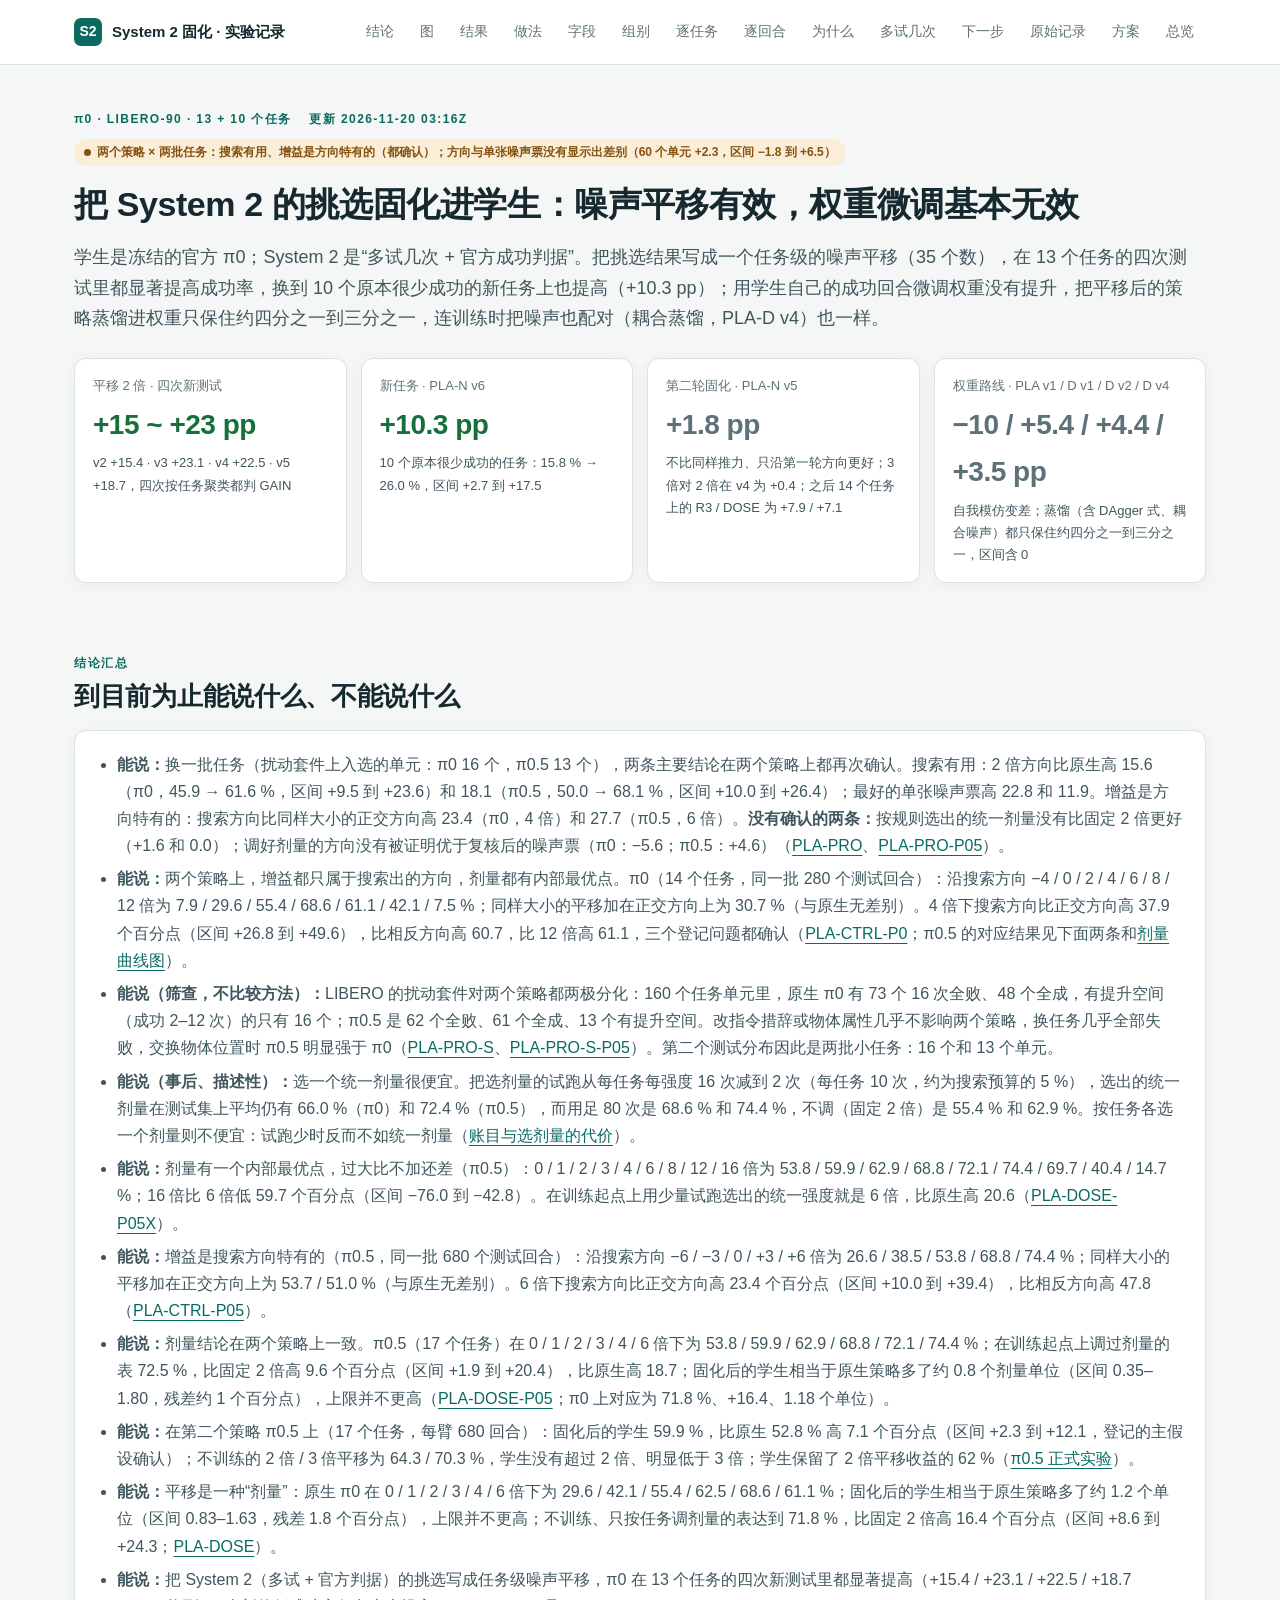
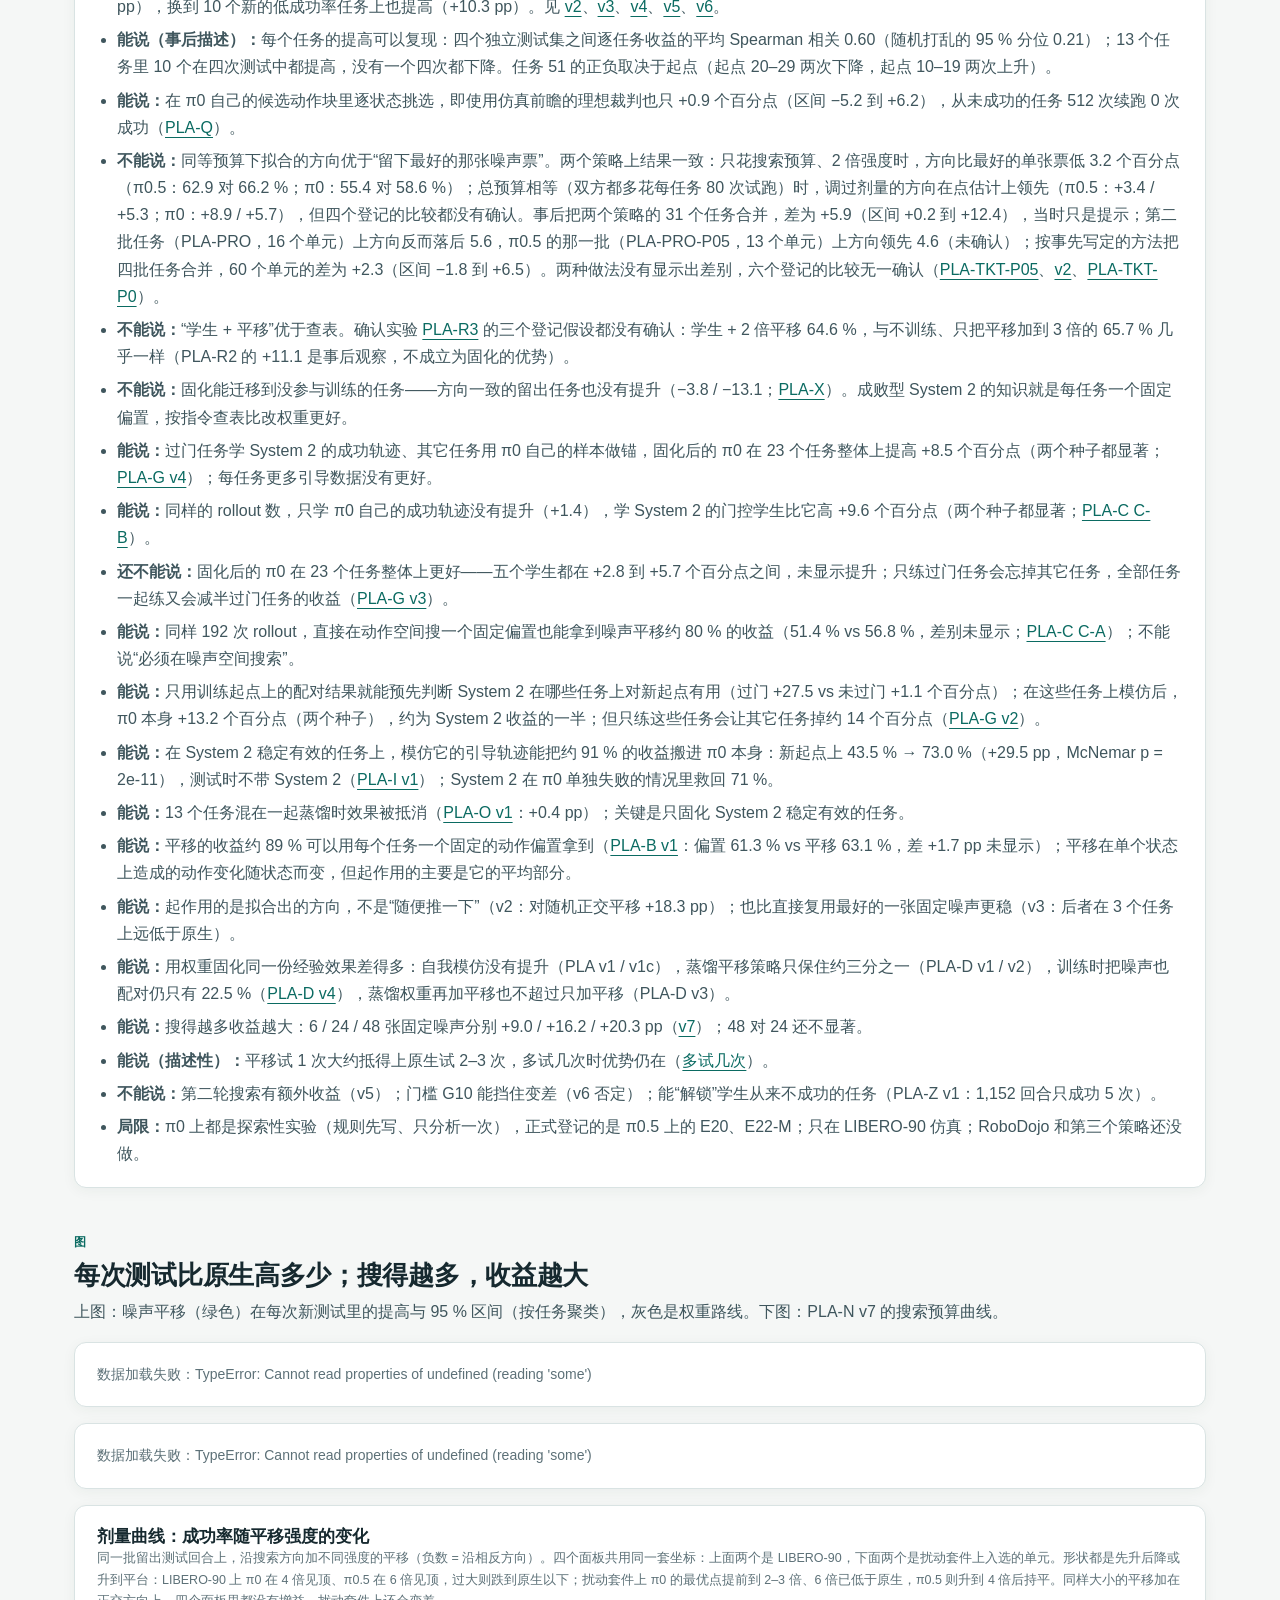
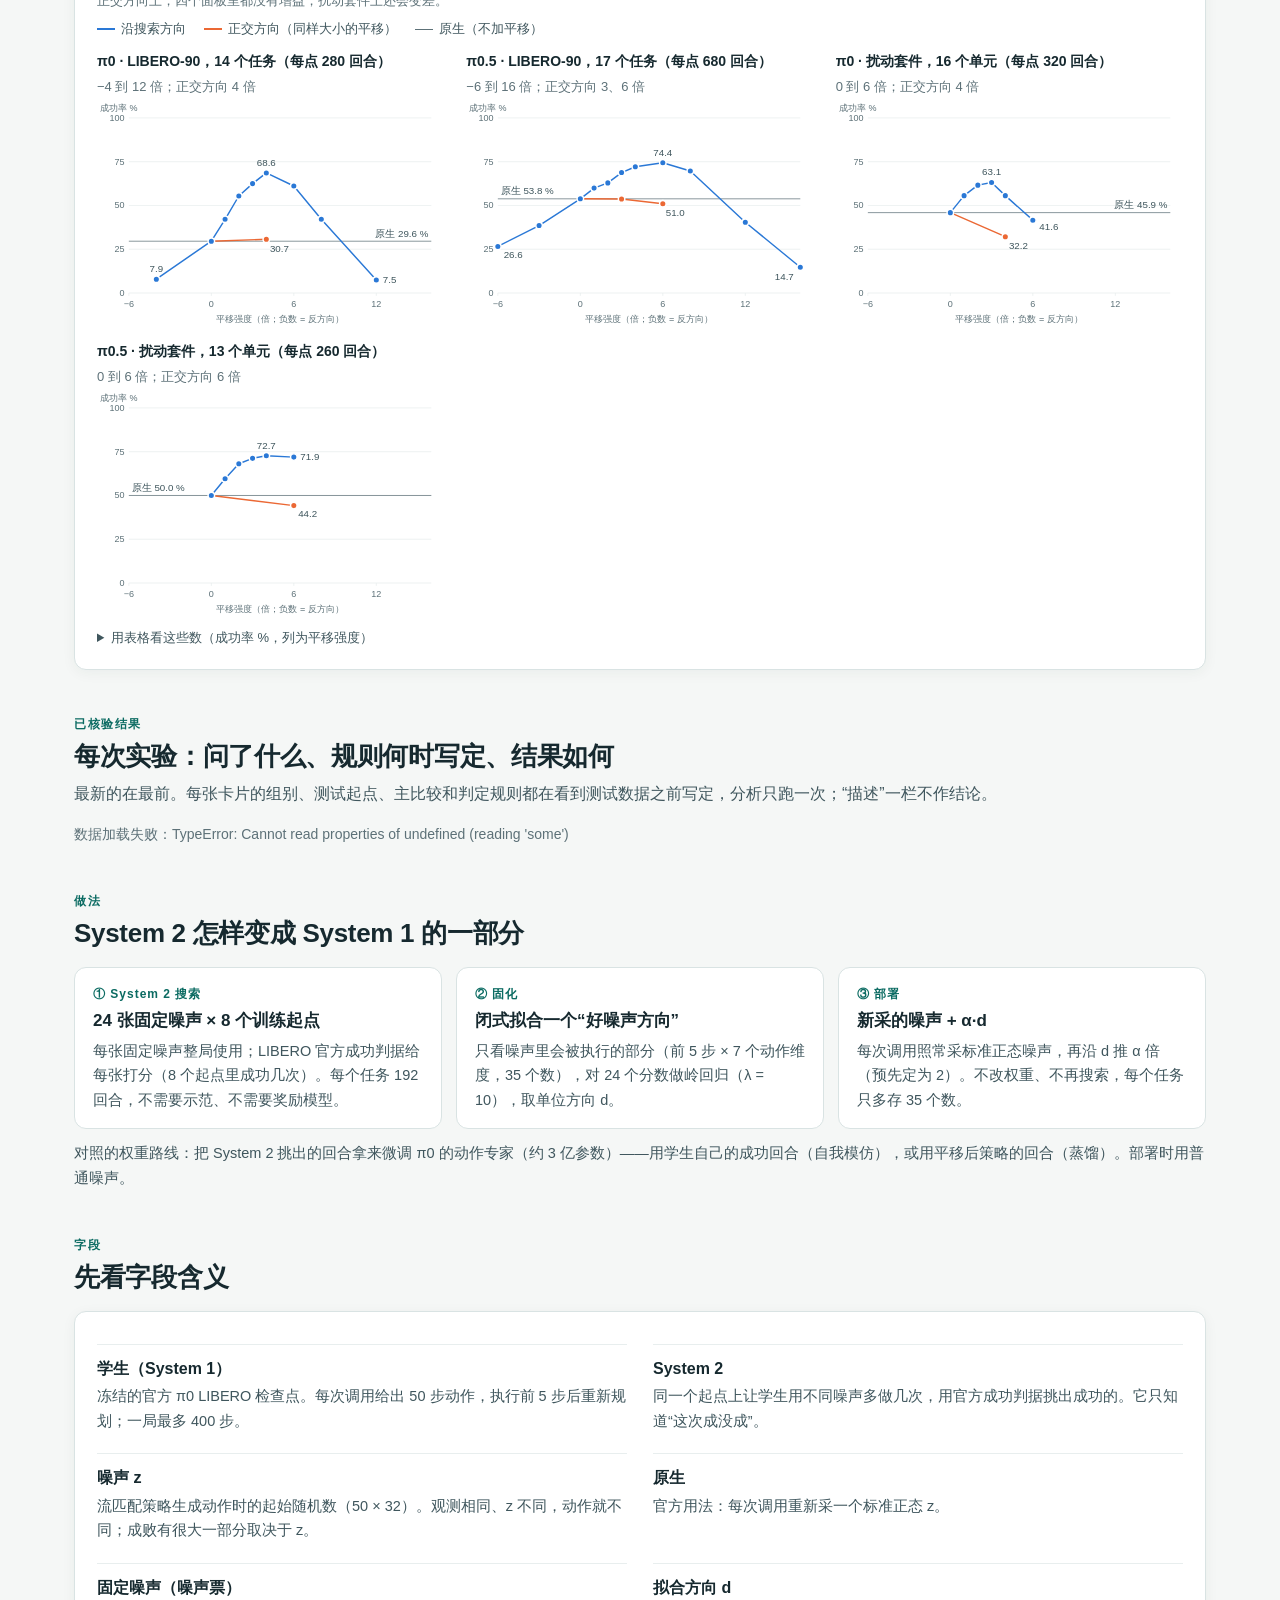
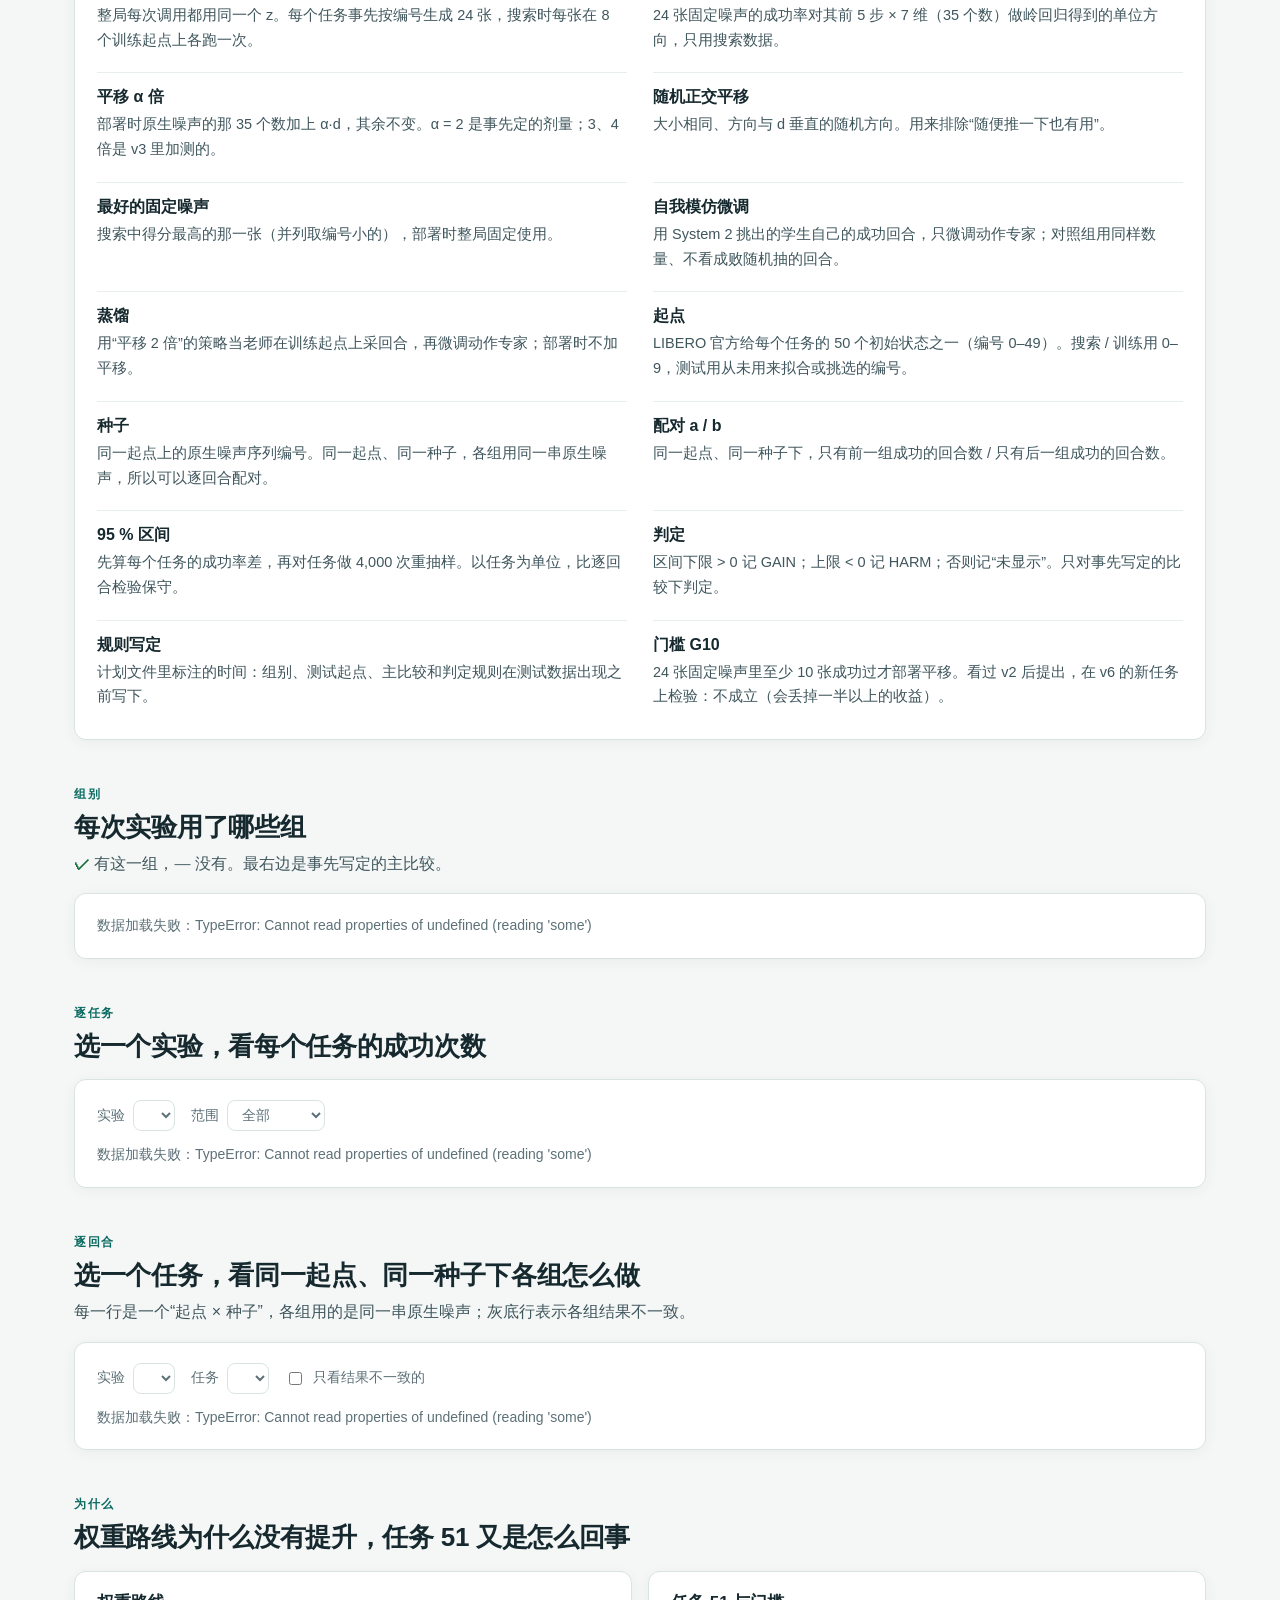
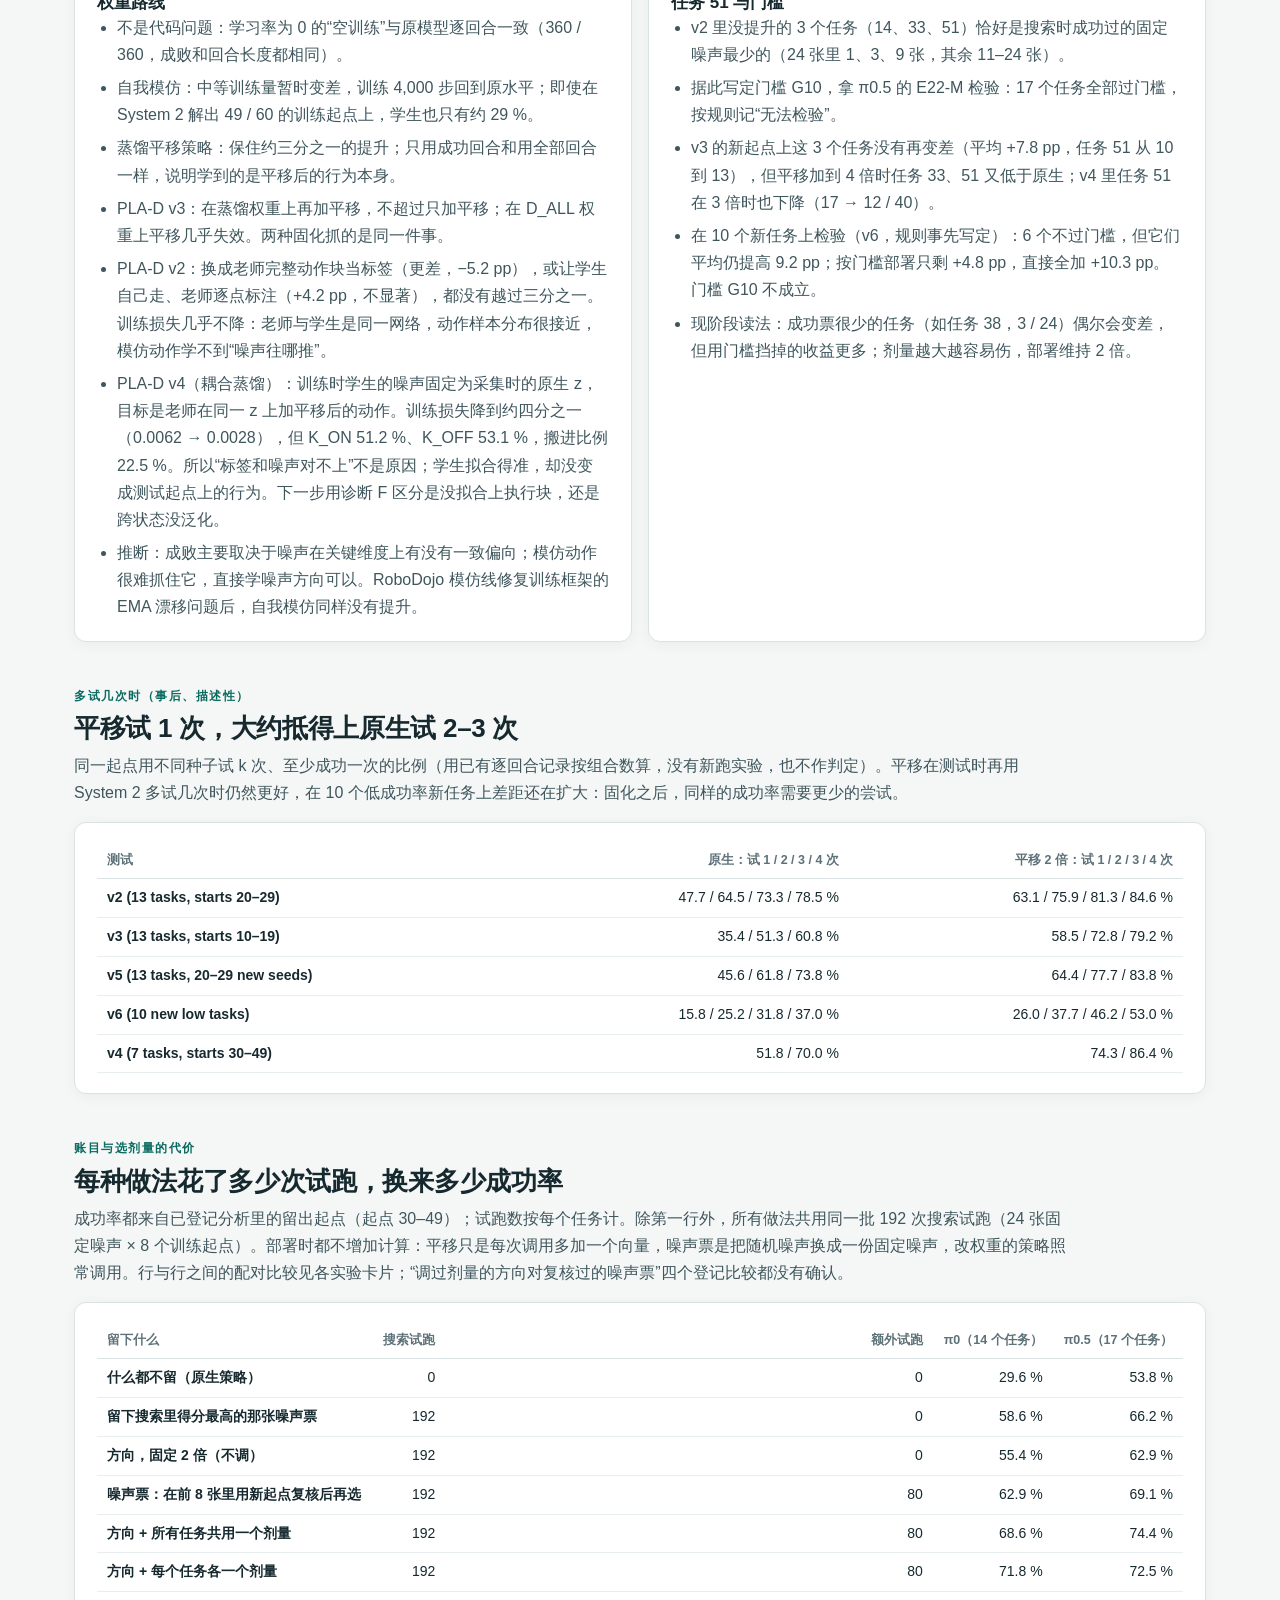
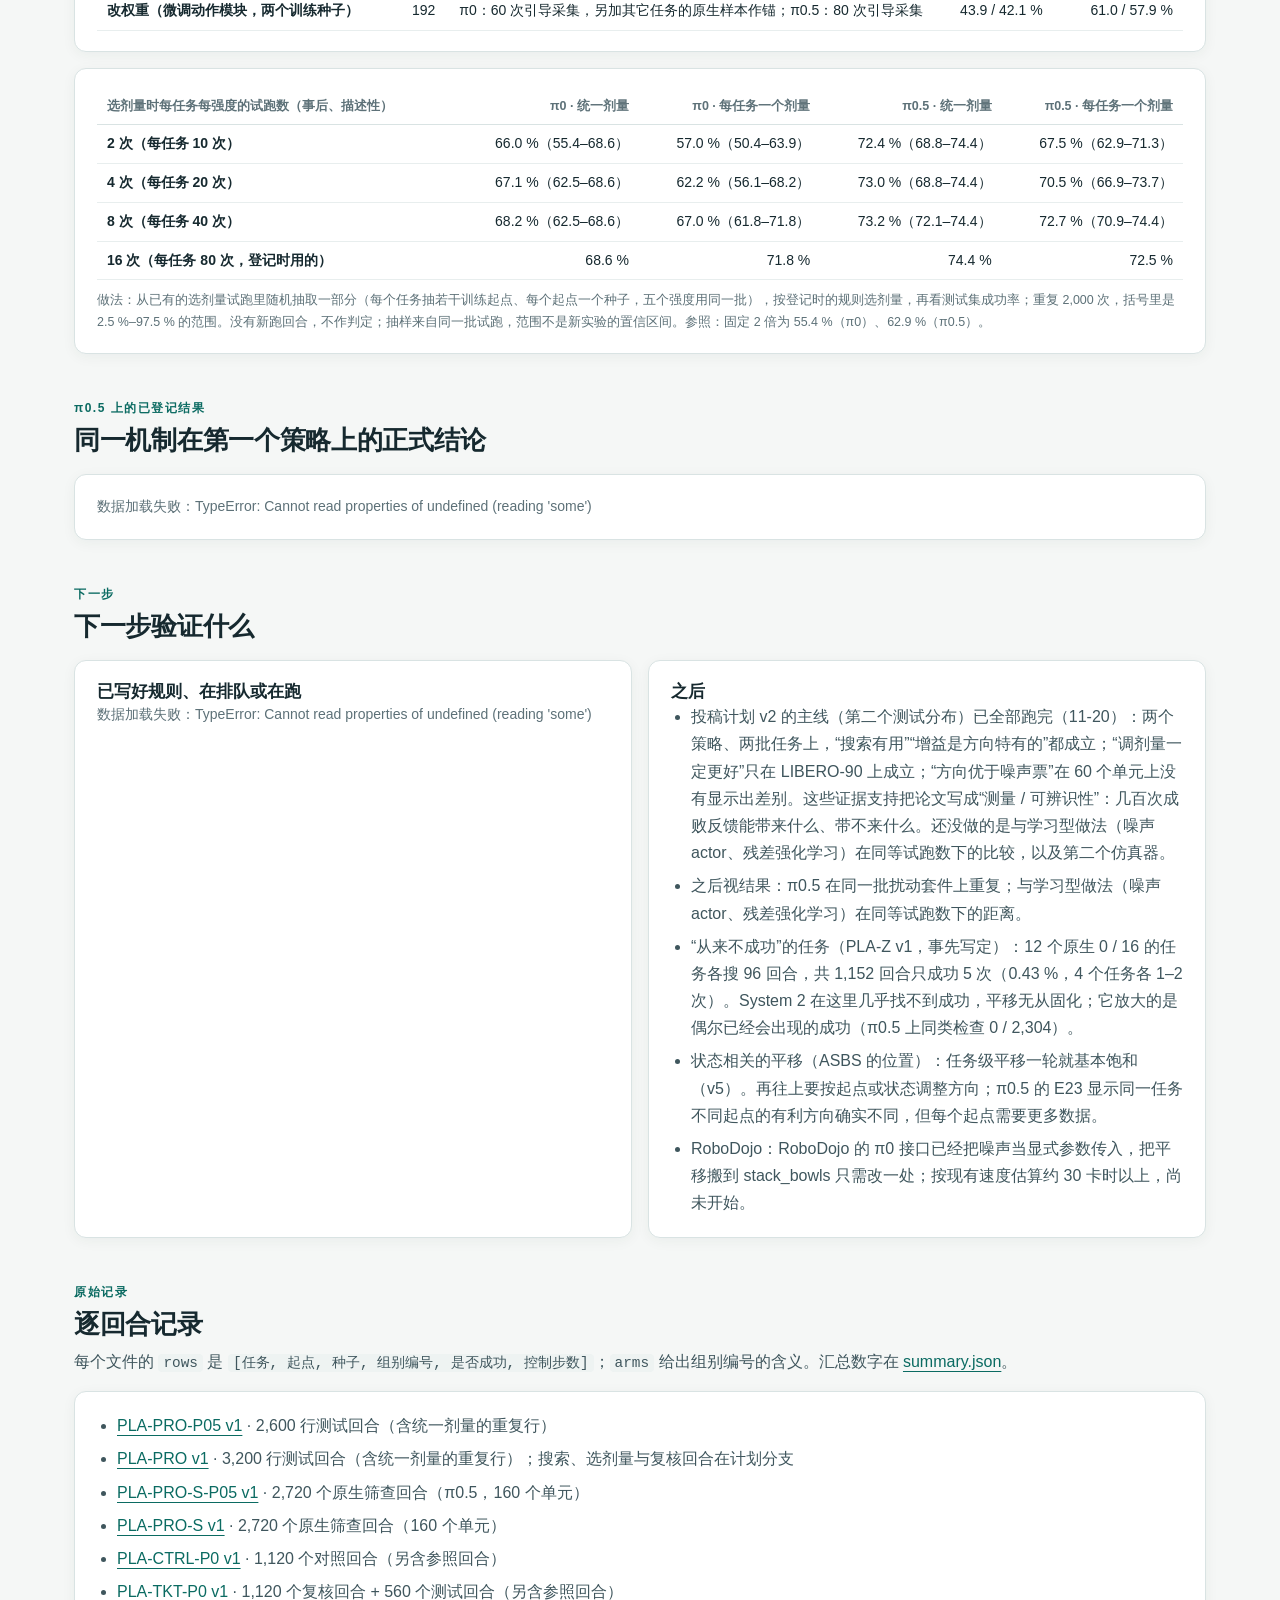
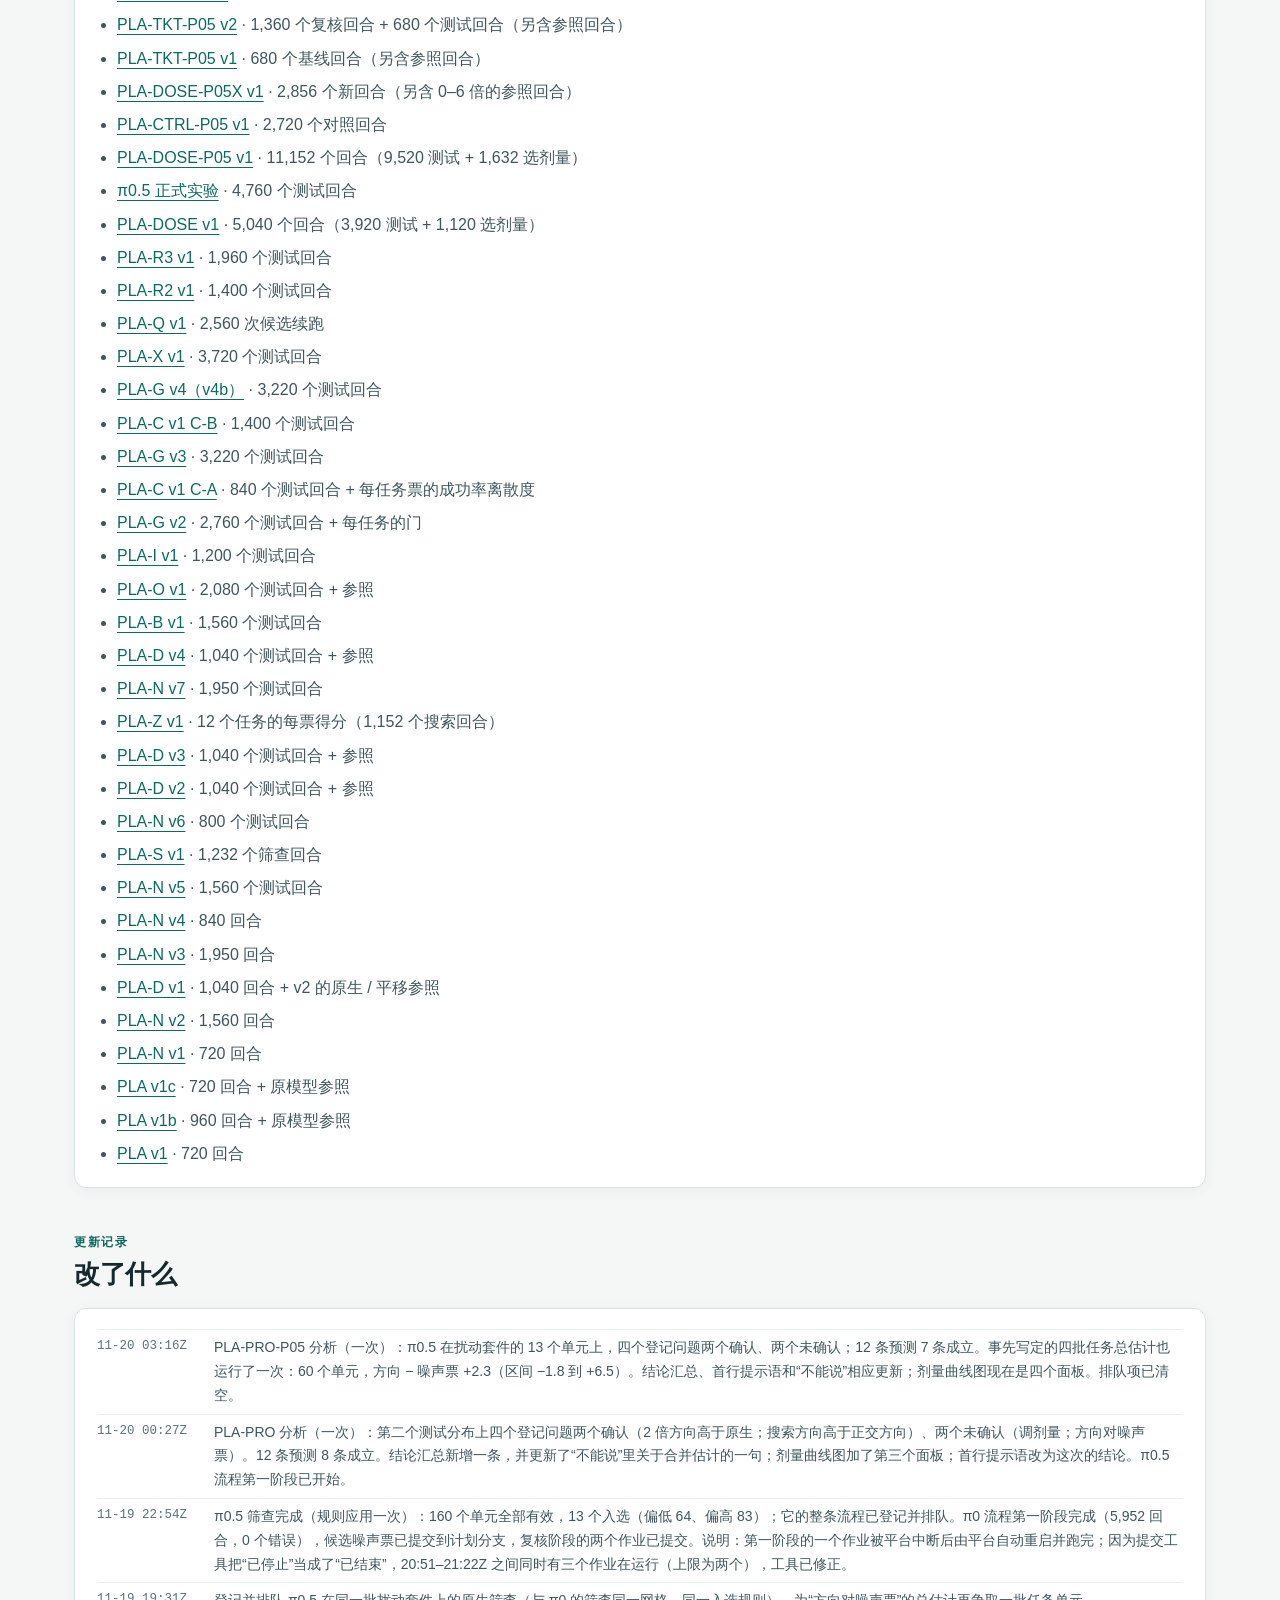
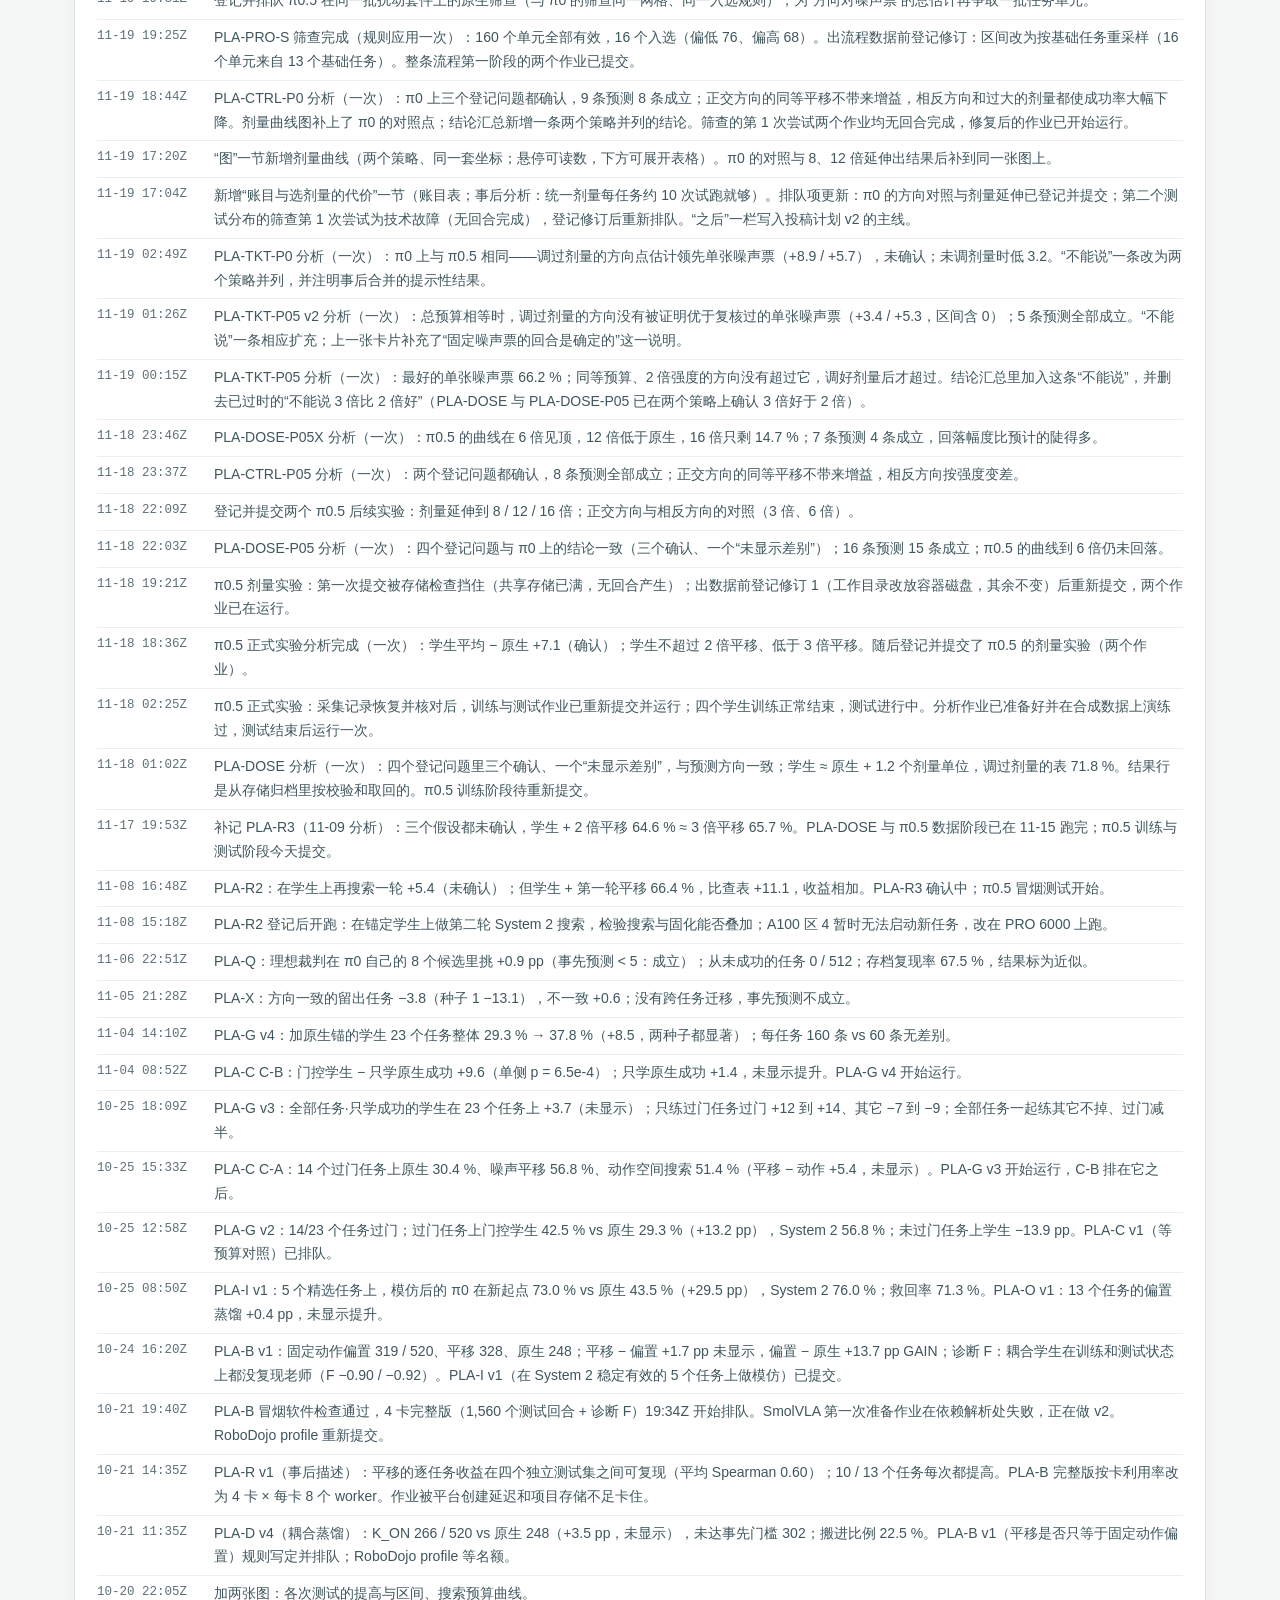
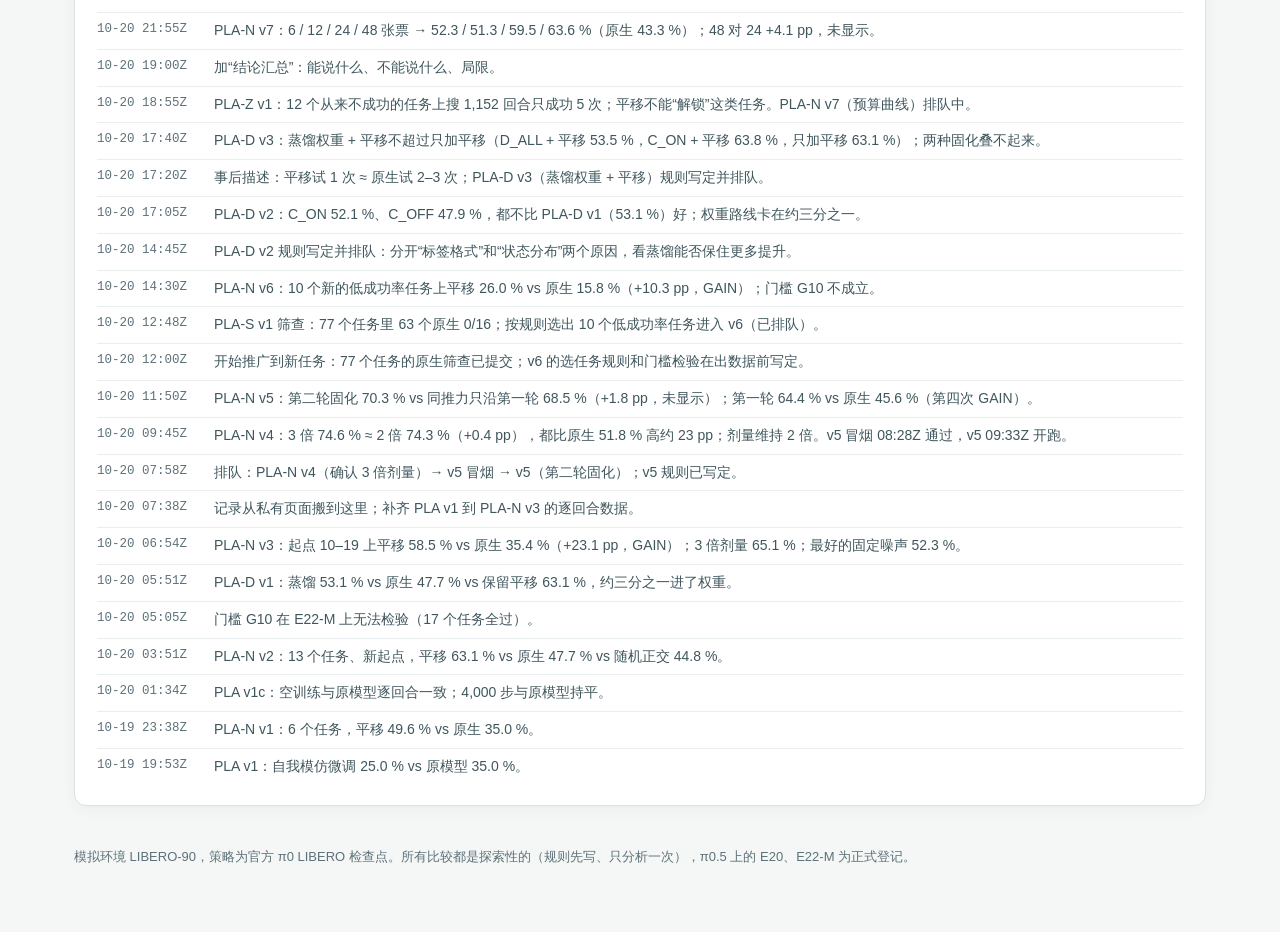
<file: consolidation.html>
<!doctype html>
<html lang="zh-CN">
<head>
<meta charset="utf-8">
<meta name="viewport" content="width=device-width,initial-scale=1,viewport-fit=cover">
<meta name="robots" content="noindex,nofollow,noarchive">
<title>System 2 固化实验</title>
<link rel="stylesheet" href="consolidation/style.css?v=20261020a">
</head>
<body>
<header class="site-header">
  <div class="header-inner">
    <a class="brand" href="#top"><span class="brand-mark">S2</span><span>System 2 固化<span class="long"> · 实验记录</span></span></a>
    <nav aria-label="页面目录">
      <a href="#summary">结论</a><a href="#charts">图</a><a href="#results">结果</a><a href="#method">做法</a><a href="#field-dictionary">字段</a><a href="#arms">组别</a>
      <a href="#tasks">逐任务</a><a href="#episodes">逐回合</a><a href="#why">为什么</a><a href="#passk">多试几次</a><a href="#next">下一步</a><a href="#raw">原始记录</a><a href="plan.html">方案</a><a href="index.html">总览</a>
    </nav>
  </div>
</header>

<main class="page" id="top">
  <section class="intro">
    <div class="eyebrow"><span>π0 · LIBERO-90 · 13 + 10 个任务</span><span>更新 2026-11-20 03:16Z</span><span class="chip">两个策略 × 两批任务：搜索有用、增益是方向特有的（都确认）；方向与单张噪声票没有显示出差别（60 个单元 +2.3，区间 −1.8 到 +6.5）</span></div>
    <h1>把 System 2 的挑选固化进学生：噪声平移有效，权重微调基本无效</h1>
    <p class="lead">学生是冻结的官方 π0；System 2 是“多试几次 + 官方成功判据”。把挑选结果写成一个任务级的噪声平移（35 个数），在 13 个任务的四次测试里都显著提高成功率，换到 10 个原本很少成功的新任务上也提高（+10.3 pp）；用学生自己的成功回合微调权重没有提升，把平移后的策略蒸馏进权重只保住约四分之一到三分之一，连训练时把噪声也配对（耦合蒸馏，PLA-D v4）也一样。</p>
    <div class="tiles">
      <div class="tile"><span class="k">平移 2 倍 · 四次新测试</span><span class="v good">+15 ~ +23 pp</span><span class="s">v2 +15.4 · v3 +23.1 · v4 +22.5 · v5 +18.7，四次按任务聚类都判 GAIN</span></div>
      <div class="tile"><span class="k">新任务 · PLA-N v6</span><span class="v good">+10.3 pp</span><span class="s">10 个原本很少成功的任务：15.8 % → 26.0 %，区间 +2.7 到 +17.5</span></div>
      <div class="tile"><span class="k">第二轮固化 · PLA-N v5</span><span class="v flat">+1.8 pp</span><span class="s">不比同样推力、只沿第一轮方向更好；3 倍对 2 倍在 v4 为 +0.4；之后 14 个任务上的 R3 / DOSE 为 +7.9 / +7.1</span></div>
      <div class="tile"><span class="k">权重路线 · PLA v1 / D v1 / D v2 / D v4</span><span class="v flat">−10 / +5.4 / +4.4 / +3.5 pp</span><span class="s">自我模仿变差；蒸馏（含 DAgger 式、耦合噪声）都只保住约四分之一到三分之一，区间含 0</span></div>
    </div>
  </section>

  <section class="section" id="summary">
    <div class="section-head"><span class="kicker">结论汇总</span><h2>到目前为止能说什么、不能说什么</h2></div>
    <div class="panel">
      <ul class="list">
        <li><b>能说：</b>换一批任务（扰动套件上入选的单元：π0 16 个，π0.5 13 个），两条主要结论在两个策略上都再次确认。搜索有用：2 倍方向比原生高 15.6（π0，45.9 → 61.6 %，区间 +9.5 到 +23.6）和 18.1（π0.5，50.0 → 68.1 %，区间 +10.0 到 +26.4）；最好的单张噪声票高 22.8 和 11.9。增益是方向特有的：搜索方向比同样大小的正交方向高 23.4（π0，4 倍）和 27.7（π0.5，6 倍）。<b>没有确认的两条：</b>按规则选出的统一剂量没有比固定 2 倍更好（+1.6 和 0.0）；调好剂量的方向没有被证明优于复核后的噪声票（π0：−5.6；π0.5：+4.6）（<a href="#exp-pla_pro_v1">PLA-PRO</a>、<a href="#exp-pla_pro_p05_v1">PLA-PRO-P05</a>）。</li>
        <li><b>能说：</b>两个策略上，增益都只属于搜索出的方向，剂量都有内部最优点。π0（14 个任务，同一批 280 个测试回合）：沿搜索方向 −4 / 0 / 2 / 4 / 6 / 8 / 12 倍为 7.9 / 29.6 / 55.4 / 68.6 / 61.1 / 42.1 / 7.5 %；同样大小的平移加在正交方向上为 30.7 %（与原生无差别）。4 倍下搜索方向比正交方向高 37.9 个百分点（区间 +26.8 到 +49.6），比相反方向高 60.7，比 12 倍高 61.1，三个登记问题都确认（<a href="#exp-pla_ctrl_p0_v1">PLA-CTRL-P0</a>；π0.5 的对应结果见下面两条和<a href="#dose">剂量曲线图</a>）。</li>
        <li><b>能说（筛查，不比较方法）：</b>LIBERO 的扰动套件对两个策略都两极分化：160 个任务单元里，原生 π0 有 73 个 16 次全败、48 个全成，有提升空间（成功 2–12 次）的只有 16 个；π0.5 是 62 个全败、61 个全成、13 个有提升空间。改指令措辞或物体属性几乎不影响两个策略，换任务几乎全部失败，交换物体位置时 π0.5 明显强于 π0（<a href="#exp-pla_pro_s_v1">PLA-PRO-S</a>、<a href="#exp-pla_pro_s_p05_v1">PLA-PRO-S-P05</a>）。第二个测试分布因此是两批小任务：16 个和 13 个单元。</li>
        <li><b>能说（事后、描述性）：</b>选一个统一剂量很便宜。把选剂量的试跑从每任务每强度 16 次减到 2 次（每任务 10 次，约为搜索预算的 5 %），选出的统一剂量在测试集上平均仍有 66.0 %（π0）和 72.4 %（π0.5），而用足 80 次是 68.6 % 和 74.4 %，不调（固定 2 倍）是 55.4 % 和 62.9 %。按任务各选一个剂量则不便宜：试跑少时反而不如统一剂量（<a href="#accounting">账目与选剂量的代价</a>）。</li>
        <li><b>能说：</b>剂量有一个内部最优点，过大比不加还差（π0.5）：0 / 1 / 2 / 3 / 4 / 6 / 8 / 12 / 16 倍为 53.8 / 59.9 / 62.9 / 68.8 / 72.1 / 74.4 / 69.7 / 40.4 / 14.7 %；16 倍比 6 倍低 59.7 个百分点（区间 −76.0 到 −42.8）。在训练起点上用少量试跑选出的统一强度就是 6 倍，比原生高 20.6（<a href="#exp-pla_dose_p05x_v1">PLA-DOSE-P05X</a>）。</li>
        <li><b>能说：</b>增益是搜索方向特有的（π0.5，同一批 680 个测试回合）：沿搜索方向 −6 / −3 / 0 / +3 / +6 倍为 26.6 / 38.5 / 53.8 / 68.8 / 74.4 %；同样大小的平移加在正交方向上为 53.7 / 51.0 %（与原生无差别）。6 倍下搜索方向比正交方向高 23.4 个百分点（区间 +10.0 到 +39.4），比相反方向高 47.8（<a href="#exp-pla_ctrl_p05_v1">PLA-CTRL-P05</a>）。</li>
        <li><b>能说：</b>剂量结论在两个策略上一致。π0.5（17 个任务）在 0 / 1 / 2 / 3 / 4 / 6 倍下为 53.8 / 59.9 / 62.9 / 68.8 / 72.1 / 74.4 %；在训练起点上调过剂量的表 72.5 %，比固定 2 倍高 9.6 个百分点（区间 +1.9 到 +20.4），比原生高 18.7；固化后的学生相当于原生策略多了约 0.8 个剂量单位（区间 0.35–1.80，残差约 1 个百分点），上限并不更高（<a href="#exp-pla_dose_p05_v1">PLA-DOSE-P05</a>；π0 上对应为 71.8 %、+16.4、1.18 个单位）。</li>
        <li><b>能说：</b>在第二个策略 π0.5 上（17 个任务，每臂 680 回合）：固化后的学生 59.9 %，比原生 52.8 % 高 7.1 个百分点（区间 +2.3 到 +12.1，登记的主假设确认）；不训练的 2 倍 / 3 倍平移为 64.3 / 70.3 %，学生没有超过 2 倍、明显低于 3 倍；学生保留了 2 倍平移收益的 62 %（<a href="#exp-pi05_formal_v1">π0.5 正式实验</a>）。</li>
        <li><b>能说：</b>平移是一种“剂量”：原生 π0 在 0 / 1 / 2 / 3 / 4 / 6 倍下为 29.6 / 42.1 / 55.4 / 62.5 / 68.6 / 61.1 %；固化后的学生相当于原生策略多了约 1.2 个单位（区间 0.83–1.63，残差 1.8 个百分点），上限并不更高；不训练、只按任务调剂量的表达到 71.8 %，比固定 2 倍高 16.4 个百分点（区间 +8.6 到 +24.3；<a href="#exp-pla_dose_v1">PLA-DOSE</a>）。</li>
        <li><b>能说：</b>把 System 2（多试 + 官方判据）的挑选写成任务级噪声平移，π0 在 13 个任务的四次新测试里都显著提高（+15.4 / +23.1 / +22.5 / +18.7 pp），换到 10 个新的低成功率任务上也提高（+10.3 pp）。见 <a href="#exp-pla_n_v2">v2</a>、<a href="#exp-pla_n_v3">v3</a>、<a href="#exp-pla_n_v4">v4</a>、<a href="#exp-pla_n_v5">v5</a>、<a href="#exp-pla_n_v6">v6</a>。</li>
        <li><b>能说（事后描述）：</b>每个任务的提高可以复现：四个独立测试集之间逐任务收益的平均 Spearman 相关 0.60（随机打乱的 95 % 分位 0.21）；13 个任务里 10 个在四次测试中都提高，没有一个四次都下降。任务 51 的正负取决于起点（起点 20–29 两次下降，起点 10–19 两次上升）。</li>
        <li><b>能说：</b>在 π0 自己的候选动作块里逐状态挑选，即使用仿真前瞻的理想裁判也只 +0.9 个百分点（区间 −5.2 到 +6.2），从未成功的任务 512 次续跑 0 次成功（<a href="#exp-pla_q_v1">PLA-Q</a>）。</li>
        <li><b>不能说：</b>同等预算下拟合的方向优于“留下最好的那张噪声票”。两个策略上结果一致：只花搜索预算、2 倍强度时，方向比最好的单张票低 3.2 个百分点（π0.5：62.9 对 66.2 %；π0：55.4 对 58.6 %）；总预算相等（双方都多花每任务 80 次试跑）时，调过剂量的方向在点估计上领先（π0.5：+3.4 / +5.3；π0：+8.9 / +5.7），但四个登记的比较都没有确认。事后把两个策略的 31 个任务合并，差为 +5.9（区间 +0.2 到 +12.4），当时只是提示；第二批任务（PLA-PRO，16 个单元）上方向反而落后 5.6，π0.5 的那一批（PLA-PRO-P05，13 个单元）上方向领先 4.6（未确认）；按事先写定的方法把四批任务合并，60 个单元的差为 +2.3（区间 −1.8 到 +6.5）。两种做法没有显示出差别，六个登记的比较无一确认（<a href="#exp-pla_tkt_p05_v1">PLA-TKT-P05</a>、<a href="#exp-pla_tkt_p05_v2">v2</a>、<a href="#exp-pla_tkt_p0_v1">PLA-TKT-P0</a>）。</li>
        <li><b>不能说：</b>“学生 + 平移”优于查表。确认实验 <a href="#exp-pla_r3_v1">PLA-R3</a> 的三个登记假设都没有确认：学生 + 2 倍平移 64.6 %，与不训练、只把平移加到 3 倍的 65.7 % 几乎一样（PLA-R2 的 +11.1 是事后观察，不成立为固化的优势）。</li>
        <li><b>不能说：</b>固化能迁移到没参与训练的任务——方向一致的留出任务也没有提升（−3.8 / −13.1；<a href="#exp-pla_x_v1">PLA-X</a>）。成败型 System 2 的知识就是每任务一个固定偏置，按指令查表比改权重更好。</li>
        <li><b>能说：</b>过门任务学 System 2 的成功轨迹、其它任务用 π0 自己的样本做锚，固化后的 π0 在 23 个任务整体上提高 +8.5 个百分点（两个种子都显著；<a href="#exp-pla_g_v4b">PLA-G v4</a>）；每任务更多引导数据没有更好。</li>
        <li><b>能说：</b>同样的 rollout 数，只学 π0 自己的成功轨迹没有提升（+1.4），学 System 2 的门控学生比它高 +9.6 个百分点（两个种子都显著；<a href="#exp-pla_c_v1_cb">PLA-C C-B</a>）。</li>
        <li><b>还不能说：</b>固化后的 π0 在 23 个任务整体上更好——五个学生都在 +2.8 到 +5.7 个百分点之间，未显示提升；只练过门任务会忘掉其它任务，全部任务一起练又会减半过门任务的收益（<a href="#exp-pla_g_v3">PLA-G v3</a>）。</li>
        <li><b>能说：</b>同样 192 次 rollout，直接在动作空间搜一个固定偏置也能拿到噪声平移约 80 % 的收益（51.4 % vs 56.8 %，差别未显示；<a href="#exp-pla_c_v1_ca">PLA-C C-A</a>）；不能说“必须在噪声空间搜索”。</li>
        <li><b>能说：</b>只用训练起点上的配对结果就能预先判断 System 2 在哪些任务上对新起点有用（过门 +27.5 vs 未过门 +1.1 个百分点）；在这些任务上模仿后，π0 本身 +13.2 个百分点（两个种子），约为 System 2 收益的一半；但只练这些任务会让其它任务掉约 14 个百分点（<a href="#exp-pla_g_v2">PLA-G v2</a>）。</li>
        <li><b>能说：</b>在 System 2 稳定有效的任务上，模仿它的引导轨迹能把约 91 % 的收益搬进 π0 本身：新起点上 43.5 % → 73.0 %（+29.5 pp，McNemar p = 2e-11），测试时不带 System 2（<a href="#exp-pla_i_v1">PLA-I v1</a>）；System 2 在 π0 单独失败的情况里救回 71 %。</li>
        <li><b>能说：</b>13 个任务混在一起蒸馏时效果被抵消（<a href="#exp-pla_o_v1">PLA-O v1</a>：+0.4 pp）；关键是只固化 System 2 稳定有效的任务。</li>
        <li><b>能说：</b>平移的收益约 89 % 可以用每个任务一个固定的动作偏置拿到（<a href="#exp-pla_b_v1">PLA-B v1</a>：偏置 61.3 % vs 平移 63.1 %，差 +1.7 pp 未显示）；平移在单个状态上造成的动作变化随状态而变，但起作用的主要是它的平均部分。</li>
        <li><b>能说：</b>起作用的是拟合出的方向，不是“随便推一下”（v2：对随机正交平移 +18.3 pp）；也比直接复用最好的一张固定噪声更稳（v3：后者在 3 个任务上远低于原生）。</li>
        <li><b>能说：</b>用权重固化同一份经验效果差得多：自我模仿没有提升（PLA v1 / v1c），蒸馏平移策略只保住约三分之一（PLA-D v1 / v2），训练时把噪声也配对仍只有 22.5 %（<a href="#exp-pla_d_v4">PLA-D v4</a>），蒸馏权重再加平移也不超过只加平移（PLA-D v3）。</li>
        <li><b>能说：</b>搜得越多收益越大：6 / 24 / 48 张固定噪声分别 +9.0 / +16.2 / +20.3 pp（<a href="#exp-pla_n_v7">v7</a>）；48 对 24 还不显著。</li>
        <li><b>能说（描述性）：</b>平移试 1 次大约抵得上原生试 2–3 次，多试几次时优势仍在（<a href="#passk">多试几次</a>）。</li>
        <li><b>不能说：</b>第二轮搜索有额外收益（v5）；门槛 G10 能挡住变差（v6 否定）；能“解锁”学生从来不成功的任务（PLA-Z v1：1,152 回合只成功 5 次）。</li>
        <li><b>局限：</b>π0 上都是探索性实验（规则先写、只分析一次），正式登记的是 π0.5 上的 E20、E22-M；只在 LIBERO-90 仿真；RoboDojo 和第三个策略还没做。</li>
      </ul>
    </div>
  </section>

  <section class="section" id="charts">
    <div class="section-head"><span class="kicker">图</span><h2>每次测试比原生高多少；搜得越多，收益越大</h2>
      <p>上图：噪声平移（绿色）在每次新测试里的提高与 95 % 区间（按任务聚类），灰色是权重路线。下图：PLA-N v7 的搜索预算曲线。</p></div>
    <div class="panel" id="forest"><p class="loading">正在读取…</p></div>
    <div class="panel" id="budget" style="margin-top:16px"><p class="loading">正在读取…</p></div>
    <!-- dose-chart:start --><div class="panel dose-block" id="dose" style="margin-top:16px"><style>
.dose-block{--dz-s1:#2a78d6;--dz-s2:#eb6834}
@media (prefers-color-scheme:dark){:root:not([data-theme="light"]) .dose-block{--dz-s1:#3987e5;--dz-s2:#d95926}}
:root[data-theme="dark"] .dose-block{--dz-s1:#3987e5;--dz-s2:#d95926}
.dose-legend{display:flex;flex-wrap:wrap;gap:6px 18px;font-size:13px;color:var(--ink-2);margin:6px 0 10px}
.dose-legend span{display:inline-flex;align-items:center;gap:6px}
.dose-legend i{display:inline-block;width:18px;height:0;border-top:2px solid var(--dz-s1)}
.dose-legend i.k2{border-top-color:var(--dz-s2)}.dose-legend i.k3{border-top:1px solid var(--muted)}
.dose-grid{display:grid;grid-template-columns:repeat(auto-fit,minmax(min(340px,100%),1fr));gap:14px 22px}
.dose-fig{margin:0;min-width:0}.dose-fig figcaption{display:flex;flex-wrap:wrap;gap:2px 10px;align-items:baseline;font-size:13px;color:var(--muted);margin-bottom:4px}
.dose-fig figcaption b{font-size:14px;color:var(--ink)}
.dose-wrap{position:relative}.dose-plot{display:block;width:100%;height:auto;overflow:visible}
.dz-grid{stroke:var(--line-2);stroke-width:1}.dz-ref{stroke:var(--muted);stroke-width:1}
.dz-tick{font-size:12.5px;fill:var(--muted);font-family:var(--sans)}.dz-label{font-size:13.5px;fill:var(--ink-2);font-family:var(--sans);font-variant-numeric:tabular-nums}
.dz-line{fill:none;stroke-width:2;stroke-linejoin:round;stroke-linecap:round}
.dz-line.dz-direction{stroke:var(--dz-s1)}.dz-line.dz-ortho{stroke:var(--dz-s2)}
.dz-dot{stroke:var(--paper);stroke-width:2}.dz-dot.dz-direction{fill:var(--dz-s1)}.dz-dot.dz-ortho{fill:var(--dz-s2)}
.dz-cross{stroke:var(--muted);stroke-width:1}.dz-hit{fill:transparent;outline:none}.dz-hit:focus-visible{stroke:var(--accent);stroke-width:1}
.dose-tip{position:absolute;top:8px;pointer-events:none;background:var(--paper);border:1px solid var(--line);border-radius:8px;padding:7px 10px;font-size:12.5px;color:var(--ink-2);box-shadow:var(--shadow);white-space:nowrap;z-index:2}
.dose-tip b{display:block;color:var(--muted);font-weight:500;margin-bottom:3px}.dose-tip div{display:flex;align-items:center;gap:6px}
.dose-tip i{display:inline-block;width:12px;border-top:2px solid var(--dz-s1)}.dose-tip i.ortho{border-top-color:var(--dz-s2)}
.dose-tip strong{color:var(--ink);font-variant-numeric:tabular-nums}
.dose-table{margin-top:10px;font-size:13px}.dose-table summary{cursor:pointer;color:var(--ink-2)}
</style><h3>剂量曲线：成功率随平移强度的变化</h3><p class="role">同一批留出测试回合上，沿搜索方向加不同强度的平移（负数 = 沿相反方向）。四个面板共用同一套坐标：上面两个是 LIBERO-90，下面两个是扰动套件上入选的单元。形状都是先升后降或升到平台：LIBERO-90 上 π0 在 4 倍见顶、π0.5 在 6 倍见顶，过大则跌到原生以下；扰动套件上 π0 的最优点提前到 2–3 倍、6 倍已低于原生，π0.5 则升到 4 倍后持平。同样大小的平移加在正交方向上，四个面板里都没有增益，扰动套件上还会变差。</p><div class="dose-legend"><span><i></i>沿搜索方向</span><span><i class="k2"></i>正交方向（同样大小的平移）</span><span><i class="k3"></i>原生（不加平移）</span></div><div class="dose-grid"><figure class="dose-fig"><figcaption><b>π0 · LIBERO-90，14 个任务（每点 280 回合）</b><span>−4 到 12 倍；正交方向 4 倍</span></figcaption><div class="dose-wrap"><svg class="dose-plot" viewBox="0 0 480 310" role="img" aria-label="π0 · LIBERO-90，14 个任务（每点 280 回合） 的剂量曲线：成功率随平移强度的变化" data-points="[{&quot;x&quot;: -4, &quot;px&quot;: 82.0, &quot;title&quot;: &quot;强度 −4 倍&quot;, &quot;rows&quot;: [{&quot;name&quot;: &quot;沿搜索方向&quot;, &quot;key&quot;: &quot;direction&quot;, &quot;value&quot;: &quot;7.9 %&quot;}], &quot;aria&quot;: &quot;强度 −4：沿搜索方向 7.9 %&quot;}, {&quot;x&quot;: 0, &quot;px&quot;: 158.0, &quot;title&quot;: &quot;强度 0（原生）&quot;, &quot;rows&quot;: [{&quot;name&quot;: &quot;沿搜索方向&quot;, &quot;key&quot;: &quot;direction&quot;, &quot;value&quot;: &quot;29.6 %&quot;}], &quot;aria&quot;: &quot;强度 0：沿搜索方向 29.6 %&quot;}, {&quot;x&quot;: 1, &quot;px&quot;: 177.0, &quot;title&quot;: &quot;强度 1 倍&quot;, &quot;rows&quot;: [{&quot;name&quot;: &quot;沿搜索方向&quot;, &quot;key&quot;: &quot;direction&quot;, &quot;value&quot;: &quot;42.1 %&quot;}], &quot;aria&quot;: &quot;强度 1：沿搜索方向 42.1 %&quot;}, {&quot;x&quot;: 2, &quot;px&quot;: 196.0, &quot;title&quot;: &quot;强度 2 倍&quot;, &quot;rows&quot;: [{&quot;name&quot;: &quot;沿搜索方向&quot;, &quot;key&quot;: &quot;direction&quot;, &quot;value&quot;: &quot;55.4 %&quot;}], &quot;aria&quot;: &quot;强度 2：沿搜索方向 55.4 %&quot;}, {&quot;x&quot;: 3, &quot;px&quot;: 215.0, &quot;title&quot;: &quot;强度 3 倍&quot;, &quot;rows&quot;: [{&quot;name&quot;: &quot;沿搜索方向&quot;, &quot;key&quot;: &quot;direction&quot;, &quot;value&quot;: &quot;62.5 %&quot;}], &quot;aria&quot;: &quot;强度 3：沿搜索方向 62.5 %&quot;}, {&quot;x&quot;: 4, &quot;px&quot;: 234.0, &quot;title&quot;: &quot;强度 4 倍&quot;, &quot;rows&quot;: [{&quot;name&quot;: &quot;沿搜索方向&quot;, &quot;key&quot;: &quot;direction&quot;, &quot;value&quot;: &quot;68.6 %&quot;}, {&quot;name&quot;: &quot;正交方向&quot;, &quot;key&quot;: &quot;ortho&quot;, &quot;value&quot;: &quot;30.7 %&quot;}], &quot;aria&quot;: &quot;强度 4：沿搜索方向 68.6 %；正交方向 30.7 %&quot;}, {&quot;x&quot;: 6, &quot;px&quot;: 272.0, &quot;title&quot;: &quot;强度 6 倍&quot;, &quot;rows&quot;: [{&quot;name&quot;: &quot;沿搜索方向&quot;, &quot;key&quot;: &quot;direction&quot;, &quot;value&quot;: &quot;61.1 %&quot;}], &quot;aria&quot;: &quot;强度 6：沿搜索方向 61.1 %&quot;}, {&quot;x&quot;: 8, &quot;px&quot;: 310.0, &quot;title&quot;: &quot;强度 8 倍&quot;, &quot;rows&quot;: [{&quot;name&quot;: &quot;沿搜索方向&quot;, &quot;key&quot;: &quot;direction&quot;, &quot;value&quot;: &quot;42.1 %&quot;}], &quot;aria&quot;: &quot;强度 8：沿搜索方向 42.1 %&quot;}, {&quot;x&quot;: 12, &quot;px&quot;: 386.0, &quot;title&quot;: &quot;强度 12 倍&quot;, &quot;rows&quot;: [{&quot;name&quot;: &quot;沿搜索方向&quot;, &quot;key&quot;: &quot;direction&quot;, &quot;value&quot;: &quot;7.5 %&quot;}], &quot;aria&quot;: &quot;强度 12：沿搜索方向 7.5 %&quot;}]"><line class="dz-grid" x1="44" x2="462" y1="264.0" y2="264.0"/><text class="dz-tick" x="38" y="268.0" text-anchor="end">0</text><line class="dz-grid" x1="44" x2="462" y1="203.5" y2="203.5"/><text class="dz-tick" x="38" y="207.5" text-anchor="end">25</text><line class="dz-grid" x1="44" x2="462" y1="143.0" y2="143.0"/><text class="dz-tick" x="38" y="147.0" text-anchor="end">50</text><line class="dz-grid" x1="44" x2="462" y1="82.5" y2="82.5"/><text class="dz-tick" x="38" y="86.5" text-anchor="end">75</text><line class="dz-grid" x1="44" x2="462" y1="22.0" y2="22.0"/><text class="dz-tick" x="38" y="26.0" text-anchor="end">100</text><line class="dz-grid" x1="44.0" x2="44.0" y1="264.0" y2="268.0"/><text class="dz-tick" x="44.0" y="283.0" text-anchor="middle">−6</text><line class="dz-grid" x1="158.0" x2="158.0" y1="264.0" y2="268.0"/><text class="dz-tick" x="158.0" y="283.0" text-anchor="middle">0</text><line class="dz-grid" x1="272.0" x2="272.0" y1="264.0" y2="268.0"/><text class="dz-tick" x="272.0" y="283.0" text-anchor="middle">6</text><line class="dz-grid" x1="386.0" x2="386.0" y1="264.0" y2="268.0"/><text class="dz-tick" x="386.0" y="283.0" text-anchor="middle">12</text><text class="dz-tick" x="253.0" y="304" text-anchor="middle">平移强度（倍；负数 = 反方向）</text><text class="dz-tick" x="4" y="13">成功率 %</text><line class="dz-ref" x1="44" x2="462" y1="192.4" y2="192.4"/><text class="dz-label" x="458" y="186.4" text-anchor="end">原生 29.6 %</text><polyline class="dz-line dz-ortho" points="158.0,192.4 234.0,189.7"/><circle class="dz-dot dz-ortho" cx="234.0" cy="189.7" r="4.5"/><polyline class="dz-line dz-direction" points="82.0,244.9 158.0,192.4 177.0,162.1 196.0,129.9 215.0,112.8 234.0,98.0 272.0,116.1 310.0,162.1 386.0,245.9"/><circle class="dz-dot dz-direction" cx="82.0" cy="244.9" r="4.5"/><circle class="dz-dot dz-direction" cx="158.0" cy="192.4" r="4.5"/><circle class="dz-dot dz-direction" cx="177.0" cy="162.1" r="4.5"/><circle class="dz-dot dz-direction" cx="196.0" cy="129.9" r="4.5"/><circle class="dz-dot dz-direction" cx="215.0" cy="112.8" r="4.5"/><circle class="dz-dot dz-direction" cx="234.0" cy="98.0" r="4.5"/><circle class="dz-dot dz-direction" cx="272.0" cy="116.1" r="4.5"/><circle class="dz-dot dz-direction" cx="310.0" cy="162.1" r="4.5"/><circle class="dz-dot dz-direction" cx="386.0" cy="245.9" r="4.5"/><text class="dz-label" x="82.0" y="234.9" text-anchor="middle">7.9</text><text class="dz-label" x="234.0" y="88.0" text-anchor="middle">68.6</text><text class="dz-label" x="395.0" y="249.9" text-anchor="start">7.5</text><text class="dz-label" x="239.0" y="206.7" text-anchor="start">30.7</text><line class="dz-cross" x1="0" x2="0" y1="22.0" y2="264.0" visibility="hidden"/><rect class="dz-hit" data-i="0" tabindex="0" x="44.0" y="22.0" width="76.0" height="242.0" aria-label="强度 −4：沿搜索方向 7.9 %"/><rect class="dz-hit" data-i="1" tabindex="0" x="120.0" y="22.0" width="47.5" height="242.0" aria-label="强度 0：沿搜索方向 29.6 %"/><rect class="dz-hit" data-i="2" tabindex="0" x="167.5" y="22.0" width="19.0" height="242.0" aria-label="强度 1：沿搜索方向 42.1 %"/><rect class="dz-hit" data-i="3" tabindex="0" x="186.5" y="22.0" width="19.0" height="242.0" aria-label="强度 2：沿搜索方向 55.4 %"/><rect class="dz-hit" data-i="4" tabindex="0" x="205.5" y="22.0" width="19.0" height="242.0" aria-label="强度 3：沿搜索方向 62.5 %"/><rect class="dz-hit" data-i="5" tabindex="0" x="224.5" y="22.0" width="28.5" height="242.0" aria-label="强度 4：沿搜索方向 68.6 %；正交方向 30.7 %"/><rect class="dz-hit" data-i="6" tabindex="0" x="253.0" y="22.0" width="38.0" height="242.0" aria-label="强度 6：沿搜索方向 61.1 %"/><rect class="dz-hit" data-i="7" tabindex="0" x="291.0" y="22.0" width="57.0" height="242.0" aria-label="强度 8：沿搜索方向 42.1 %"/><rect class="dz-hit" data-i="8" tabindex="0" x="348.0" y="22.0" width="114.0" height="242.0" aria-label="强度 12：沿搜索方向 7.5 %"/></svg><div class="dose-tip" hidden></div></div></figure><figure class="dose-fig"><figcaption><b>π0.5 · LIBERO-90，17 个任务（每点 680 回合）</b><span>−6 到 16 倍；正交方向 3、6 倍</span></figcaption><div class="dose-wrap"><svg class="dose-plot" viewBox="0 0 480 310" role="img" aria-label="π0.5 · LIBERO-90，17 个任务（每点 680 回合） 的剂量曲线：成功率随平移强度的变化" data-points="[{&quot;x&quot;: -6, &quot;px&quot;: 44.0, &quot;title&quot;: &quot;强度 −6 倍&quot;, &quot;rows&quot;: [{&quot;name&quot;: &quot;沿搜索方向&quot;, &quot;key&quot;: &quot;direction&quot;, &quot;value&quot;: &quot;26.6 %&quot;}], &quot;aria&quot;: &quot;强度 −6：沿搜索方向 26.6 %&quot;}, {&quot;x&quot;: -3, &quot;px&quot;: 101.0, &quot;title&quot;: &quot;强度 −3 倍&quot;, &quot;rows&quot;: [{&quot;name&quot;: &quot;沿搜索方向&quot;, &quot;key&quot;: &quot;direction&quot;, &quot;value&quot;: &quot;38.5 %&quot;}], &quot;aria&quot;: &quot;强度 −3：沿搜索方向 38.5 %&quot;}, {&quot;x&quot;: 0, &quot;px&quot;: 158.0, &quot;title&quot;: &quot;强度 0（原生）&quot;, &quot;rows&quot;: [{&quot;name&quot;: &quot;沿搜索方向&quot;, &quot;key&quot;: &quot;direction&quot;, &quot;value&quot;: &quot;53.8 %&quot;}], &quot;aria&quot;: &quot;强度 0：沿搜索方向 53.8 %&quot;}, {&quot;x&quot;: 1, &quot;px&quot;: 177.0, &quot;title&quot;: &quot;强度 1 倍&quot;, &quot;rows&quot;: [{&quot;name&quot;: &quot;沿搜索方向&quot;, &quot;key&quot;: &quot;direction&quot;, &quot;value&quot;: &quot;59.9 %&quot;}], &quot;aria&quot;: &quot;强度 1：沿搜索方向 59.9 %&quot;}, {&quot;x&quot;: 2, &quot;px&quot;: 196.0, &quot;title&quot;: &quot;强度 2 倍&quot;, &quot;rows&quot;: [{&quot;name&quot;: &quot;沿搜索方向&quot;, &quot;key&quot;: &quot;direction&quot;, &quot;value&quot;: &quot;62.9 %&quot;}], &quot;aria&quot;: &quot;强度 2：沿搜索方向 62.9 %&quot;}, {&quot;x&quot;: 3, &quot;px&quot;: 215.0, &quot;title&quot;: &quot;强度 3 倍&quot;, &quot;rows&quot;: [{&quot;name&quot;: &quot;沿搜索方向&quot;, &quot;key&quot;: &quot;direction&quot;, &quot;value&quot;: &quot;68.8 %&quot;}, {&quot;name&quot;: &quot;正交方向&quot;, &quot;key&quot;: &quot;ortho&quot;, &quot;value&quot;: &quot;53.7 %&quot;}], &quot;aria&quot;: &quot;强度 3：沿搜索方向 68.8 %；正交方向 53.7 %&quot;}, {&quot;x&quot;: 4, &quot;px&quot;: 234.0, &quot;title&quot;: &quot;强度 4 倍&quot;, &quot;rows&quot;: [{&quot;name&quot;: &quot;沿搜索方向&quot;, &quot;key&quot;: &quot;direction&quot;, &quot;value&quot;: &quot;72.1 %&quot;}], &quot;aria&quot;: &quot;强度 4：沿搜索方向 72.1 %&quot;}, {&quot;x&quot;: 6, &quot;px&quot;: 272.0, &quot;title&quot;: &quot;强度 6 倍&quot;, &quot;rows&quot;: [{&quot;name&quot;: &quot;沿搜索方向&quot;, &quot;key&quot;: &quot;direction&quot;, &quot;value&quot;: &quot;74.4 %&quot;}, {&quot;name&quot;: &quot;正交方向&quot;, &quot;key&quot;: &quot;ortho&quot;, &quot;value&quot;: &quot;51.0 %&quot;}], &quot;aria&quot;: &quot;强度 6：沿搜索方向 74.4 %；正交方向 51.0 %&quot;}, {&quot;x&quot;: 8, &quot;px&quot;: 310.0, &quot;title&quot;: &quot;强度 8 倍&quot;, &quot;rows&quot;: [{&quot;name&quot;: &quot;沿搜索方向&quot;, &quot;key&quot;: &quot;direction&quot;, &quot;value&quot;: &quot;69.7 %&quot;}], &quot;aria&quot;: &quot;强度 8：沿搜索方向 69.7 %&quot;}, {&quot;x&quot;: 12, &quot;px&quot;: 386.0, &quot;title&quot;: &quot;强度 12 倍&quot;, &quot;rows&quot;: [{&quot;name&quot;: &quot;沿搜索方向&quot;, &quot;key&quot;: &quot;direction&quot;, &quot;value&quot;: &quot;40.4 %&quot;}], &quot;aria&quot;: &quot;强度 12：沿搜索方向 40.4 %&quot;}, {&quot;x&quot;: 16, &quot;px&quot;: 462.0, &quot;title&quot;: &quot;强度 16 倍&quot;, &quot;rows&quot;: [{&quot;name&quot;: &quot;沿搜索方向&quot;, &quot;key&quot;: &quot;direction&quot;, &quot;value&quot;: &quot;14.7 %&quot;}], &quot;aria&quot;: &quot;强度 16：沿搜索方向 14.7 %&quot;}]"><line class="dz-grid" x1="44" x2="462" y1="264.0" y2="264.0"/><text class="dz-tick" x="38" y="268.0" text-anchor="end">0</text><line class="dz-grid" x1="44" x2="462" y1="203.5" y2="203.5"/><text class="dz-tick" x="38" y="207.5" text-anchor="end">25</text><line class="dz-grid" x1="44" x2="462" y1="143.0" y2="143.0"/><text class="dz-tick" x="38" y="147.0" text-anchor="end">50</text><line class="dz-grid" x1="44" x2="462" y1="82.5" y2="82.5"/><text class="dz-tick" x="38" y="86.5" text-anchor="end">75</text><line class="dz-grid" x1="44" x2="462" y1="22.0" y2="22.0"/><text class="dz-tick" x="38" y="26.0" text-anchor="end">100</text><line class="dz-grid" x1="44.0" x2="44.0" y1="264.0" y2="268.0"/><text class="dz-tick" x="44.0" y="283.0" text-anchor="middle">−6</text><line class="dz-grid" x1="158.0" x2="158.0" y1="264.0" y2="268.0"/><text class="dz-tick" x="158.0" y="283.0" text-anchor="middle">0</text><line class="dz-grid" x1="272.0" x2="272.0" y1="264.0" y2="268.0"/><text class="dz-tick" x="272.0" y="283.0" text-anchor="middle">6</text><line class="dz-grid" x1="386.0" x2="386.0" y1="264.0" y2="268.0"/><text class="dz-tick" x="386.0" y="283.0" text-anchor="middle">12</text><text class="dz-tick" x="253.0" y="304" text-anchor="middle">平移强度（倍；负数 = 反方向）</text><text class="dz-tick" x="4" y="13">成功率 %</text><line class="dz-ref" x1="44" x2="462" y1="133.8" y2="133.8"/><text class="dz-label" x="48" y="127.8" text-anchor="start">原生 53.8 %</text><polyline class="dz-line dz-ortho" points="158.0,133.8 215.0,134.0 272.0,140.6"/><circle class="dz-dot dz-ortho" cx="215.0" cy="134.0" r="4.5"/><circle class="dz-dot dz-ortho" cx="272.0" cy="140.6" r="4.5"/><polyline class="dz-line dz-direction" points="44.0,199.6 101.0,170.8 158.0,133.8 177.0,119.0 196.0,111.8 215.0,97.5 234.0,89.5 272.0,84.0 310.0,95.3 386.0,166.2 462.0,228.4"/><circle class="dz-dot dz-direction" cx="44.0" cy="199.6" r="4.5"/><circle class="dz-dot dz-direction" cx="101.0" cy="170.8" r="4.5"/><circle class="dz-dot dz-direction" cx="158.0" cy="133.8" r="4.5"/><circle class="dz-dot dz-direction" cx="177.0" cy="119.0" r="4.5"/><circle class="dz-dot dz-direction" cx="196.0" cy="111.8" r="4.5"/><circle class="dz-dot dz-direction" cx="215.0" cy="97.5" r="4.5"/><circle class="dz-dot dz-direction" cx="234.0" cy="89.5" r="4.5"/><circle class="dz-dot dz-direction" cx="272.0" cy="84.0" r="4.5"/><circle class="dz-dot dz-direction" cx="310.0" cy="95.3" r="4.5"/><circle class="dz-dot dz-direction" cx="386.0" cy="166.2" r="4.5"/><circle class="dz-dot dz-direction" cx="462.0" cy="228.4" r="4.5"/><text class="dz-label" x="52.0" y="215.6" text-anchor="start">26.6</text><text class="dz-label" x="272.0" y="74.0" text-anchor="middle">74.4</text><text class="dz-label" x="453.0" y="245.4" text-anchor="end">14.7</text><text class="dz-label" x="276.0" y="157.6" text-anchor="start">51.0</text><line class="dz-cross" x1="0" x2="0" y1="22.0" y2="264.0" visibility="hidden"/><rect class="dz-hit" data-i="0" tabindex="0" x="44.0" y="22.0" width="28.5" height="242.0" aria-label="强度 −6：沿搜索方向 26.6 %"/><rect class="dz-hit" data-i="1" tabindex="0" x="72.5" y="22.0" width="57.0" height="242.0" aria-label="强度 −3：沿搜索方向 38.5 %"/><rect class="dz-hit" data-i="2" tabindex="0" x="129.5" y="22.0" width="38.0" height="242.0" aria-label="强度 0：沿搜索方向 53.8 %"/><rect class="dz-hit" data-i="3" tabindex="0" x="167.5" y="22.0" width="19.0" height="242.0" aria-label="强度 1：沿搜索方向 59.9 %"/><rect class="dz-hit" data-i="4" tabindex="0" x="186.5" y="22.0" width="19.0" height="242.0" aria-label="强度 2：沿搜索方向 62.9 %"/><rect class="dz-hit" data-i="5" tabindex="0" x="205.5" y="22.0" width="19.0" height="242.0" aria-label="强度 3：沿搜索方向 68.8 %；正交方向 53.7 %"/><rect class="dz-hit" data-i="6" tabindex="0" x="224.5" y="22.0" width="28.5" height="242.0" aria-label="强度 4：沿搜索方向 72.1 %"/><rect class="dz-hit" data-i="7" tabindex="0" x="253.0" y="22.0" width="38.0" height="242.0" aria-label="强度 6：沿搜索方向 74.4 %；正交方向 51.0 %"/><rect class="dz-hit" data-i="8" tabindex="0" x="291.0" y="22.0" width="57.0" height="242.0" aria-label="强度 8：沿搜索方向 69.7 %"/><rect class="dz-hit" data-i="9" tabindex="0" x="348.0" y="22.0" width="76.0" height="242.0" aria-label="强度 12：沿搜索方向 40.4 %"/><rect class="dz-hit" data-i="10" tabindex="0" x="424.0" y="22.0" width="38.0" height="242.0" aria-label="强度 16：沿搜索方向 14.7 %"/></svg><div class="dose-tip" hidden></div></div></figure><figure class="dose-fig"><figcaption><b>π0 · 扰动套件，16 个单元（每点 320 回合）</b><span>0 到 6 倍；正交方向 4 倍</span></figcaption><div class="dose-wrap"><svg class="dose-plot" viewBox="0 0 480 310" role="img" aria-label="π0 · 扰动套件，16 个单元（每点 320 回合） 的剂量曲线：成功率随平移强度的变化" data-points="[{&quot;x&quot;: 0, &quot;px&quot;: 158.0, &quot;title&quot;: &quot;强度 0（原生）&quot;, &quot;rows&quot;: [{&quot;name&quot;: &quot;沿搜索方向&quot;, &quot;key&quot;: &quot;direction&quot;, &quot;value&quot;: &quot;45.9 %&quot;}], &quot;aria&quot;: &quot;强度 0：沿搜索方向 45.9 %&quot;}, {&quot;x&quot;: 1, &quot;px&quot;: 177.0, &quot;title&quot;: &quot;强度 1 倍&quot;, &quot;rows&quot;: [{&quot;name&quot;: &quot;沿搜索方向&quot;, &quot;key&quot;: &quot;direction&quot;, &quot;value&quot;: &quot;55.6 %&quot;}], &quot;aria&quot;: &quot;强度 1：沿搜索方向 55.6 %&quot;}, {&quot;x&quot;: 2, &quot;px&quot;: 196.0, &quot;title&quot;: &quot;强度 2 倍&quot;, &quot;rows&quot;: [{&quot;name&quot;: &quot;沿搜索方向&quot;, &quot;key&quot;: &quot;direction&quot;, &quot;value&quot;: &quot;61.6 %&quot;}], &quot;aria&quot;: &quot;强度 2：沿搜索方向 61.6 %&quot;}, {&quot;x&quot;: 3, &quot;px&quot;: 215.0, &quot;title&quot;: &quot;强度 3 倍&quot;, &quot;rows&quot;: [{&quot;name&quot;: &quot;沿搜索方向&quot;, &quot;key&quot;: &quot;direction&quot;, &quot;value&quot;: &quot;63.1 %&quot;}], &quot;aria&quot;: &quot;强度 3：沿搜索方向 63.1 %&quot;}, {&quot;x&quot;: 4, &quot;px&quot;: 234.0, &quot;title&quot;: &quot;强度 4 倍&quot;, &quot;rows&quot;: [{&quot;name&quot;: &quot;沿搜索方向&quot;, &quot;key&quot;: &quot;direction&quot;, &quot;value&quot;: &quot;55.6 %&quot;}, {&quot;name&quot;: &quot;正交方向&quot;, &quot;key&quot;: &quot;ortho&quot;, &quot;value&quot;: &quot;32.2 %&quot;}], &quot;aria&quot;: &quot;强度 4：沿搜索方向 55.6 %；正交方向 32.2 %&quot;}, {&quot;x&quot;: 6, &quot;px&quot;: 272.0, &quot;title&quot;: &quot;强度 6 倍&quot;, &quot;rows&quot;: [{&quot;name&quot;: &quot;沿搜索方向&quot;, &quot;key&quot;: &quot;direction&quot;, &quot;value&quot;: &quot;41.6 %&quot;}], &quot;aria&quot;: &quot;强度 6：沿搜索方向 41.6 %&quot;}]"><line class="dz-grid" x1="44" x2="462" y1="264.0" y2="264.0"/><text class="dz-tick" x="38" y="268.0" text-anchor="end">0</text><line class="dz-grid" x1="44" x2="462" y1="203.5" y2="203.5"/><text class="dz-tick" x="38" y="207.5" text-anchor="end">25</text><line class="dz-grid" x1="44" x2="462" y1="143.0" y2="143.0"/><text class="dz-tick" x="38" y="147.0" text-anchor="end">50</text><line class="dz-grid" x1="44" x2="462" y1="82.5" y2="82.5"/><text class="dz-tick" x="38" y="86.5" text-anchor="end">75</text><line class="dz-grid" x1="44" x2="462" y1="22.0" y2="22.0"/><text class="dz-tick" x="38" y="26.0" text-anchor="end">100</text><line class="dz-grid" x1="44.0" x2="44.0" y1="264.0" y2="268.0"/><text class="dz-tick" x="44.0" y="283.0" text-anchor="middle">−6</text><line class="dz-grid" x1="158.0" x2="158.0" y1="264.0" y2="268.0"/><text class="dz-tick" x="158.0" y="283.0" text-anchor="middle">0</text><line class="dz-grid" x1="272.0" x2="272.0" y1="264.0" y2="268.0"/><text class="dz-tick" x="272.0" y="283.0" text-anchor="middle">6</text><line class="dz-grid" x1="386.0" x2="386.0" y1="264.0" y2="268.0"/><text class="dz-tick" x="386.0" y="283.0" text-anchor="middle">12</text><text class="dz-tick" x="253.0" y="304" text-anchor="middle">平移强度（倍；负数 = 反方向）</text><text class="dz-tick" x="4" y="13">成功率 %</text><line class="dz-ref" x1="44" x2="462" y1="152.9" y2="152.9"/><text class="dz-label" x="458" y="146.9" text-anchor="end">原生 45.9 %</text><polyline class="dz-line dz-ortho" points="158.0,152.9 234.0,186.1"/><circle class="dz-dot dz-ortho" cx="234.0" cy="186.1" r="4.5"/><polyline class="dz-line dz-direction" points="158.0,152.9 177.0,129.4 196.0,114.9 215.0,111.3 234.0,129.4 272.0,163.3"/><circle class="dz-dot dz-direction" cx="158.0" cy="152.9" r="4.5"/><circle class="dz-dot dz-direction" cx="177.0" cy="129.4" r="4.5"/><circle class="dz-dot dz-direction" cx="196.0" cy="114.9" r="4.5"/><circle class="dz-dot dz-direction" cx="215.0" cy="111.3" r="4.5"/><circle class="dz-dot dz-direction" cx="234.0" cy="129.4" r="4.5"/><circle class="dz-dot dz-direction" cx="272.0" cy="163.3" r="4.5"/><text class="dz-label" x="215.0" y="101.3" text-anchor="middle">63.1</text><text class="dz-label" x="281.0" y="177.3" text-anchor="start">41.6</text><text class="dz-label" x="239.0" y="203.1" text-anchor="start">32.2</text><line class="dz-cross" x1="0" x2="0" y1="22.0" y2="264.0" visibility="hidden"/><rect class="dz-hit" data-i="0" tabindex="0" x="44.0" y="22.0" width="123.5" height="242.0" aria-label="强度 0：沿搜索方向 45.9 %"/><rect class="dz-hit" data-i="1" tabindex="0" x="167.5" y="22.0" width="19.0" height="242.0" aria-label="强度 1：沿搜索方向 55.6 %"/><rect class="dz-hit" data-i="2" tabindex="0" x="186.5" y="22.0" width="19.0" height="242.0" aria-label="强度 2：沿搜索方向 61.6 %"/><rect class="dz-hit" data-i="3" tabindex="0" x="205.5" y="22.0" width="19.0" height="242.0" aria-label="强度 3：沿搜索方向 63.1 %"/><rect class="dz-hit" data-i="4" tabindex="0" x="224.5" y="22.0" width="28.5" height="242.0" aria-label="强度 4：沿搜索方向 55.6 %；正交方向 32.2 %"/><rect class="dz-hit" data-i="5" tabindex="0" x="253.0" y="22.0" width="209.0" height="242.0" aria-label="强度 6：沿搜索方向 41.6 %"/></svg><div class="dose-tip" hidden></div></div></figure><figure class="dose-fig"><figcaption><b>π0.5 · 扰动套件，13 个单元（每点 260 回合）</b><span>0 到 6 倍；正交方向 6 倍</span></figcaption><div class="dose-wrap"><svg class="dose-plot" viewBox="0 0 480 310" role="img" aria-label="π0.5 · 扰动套件，13 个单元（每点 260 回合） 的剂量曲线：成功率随平移强度的变化" data-points="[{&quot;x&quot;: 0, &quot;px&quot;: 158.0, &quot;title&quot;: &quot;强度 0（原生）&quot;, &quot;rows&quot;: [{&quot;name&quot;: &quot;沿搜索方向&quot;, &quot;key&quot;: &quot;direction&quot;, &quot;value&quot;: &quot;50.0 %&quot;}], &quot;aria&quot;: &quot;强度 0：沿搜索方向 50.0 %&quot;}, {&quot;x&quot;: 1, &quot;px&quot;: 177.0, &quot;title&quot;: &quot;强度 1 倍&quot;, &quot;rows&quot;: [{&quot;name&quot;: &quot;沿搜索方向&quot;, &quot;key&quot;: &quot;direction&quot;, &quot;value&quot;: &quot;59.6 %&quot;}], &quot;aria&quot;: &quot;强度 1：沿搜索方向 59.6 %&quot;}, {&quot;x&quot;: 2, &quot;px&quot;: 196.0, &quot;title&quot;: &quot;强度 2 倍&quot;, &quot;rows&quot;: [{&quot;name&quot;: &quot;沿搜索方向&quot;, &quot;key&quot;: &quot;direction&quot;, &quot;value&quot;: &quot;68.1 %&quot;}], &quot;aria&quot;: &quot;强度 2：沿搜索方向 68.1 %&quot;}, {&quot;x&quot;: 3, &quot;px&quot;: 215.0, &quot;title&quot;: &quot;强度 3 倍&quot;, &quot;rows&quot;: [{&quot;name&quot;: &quot;沿搜索方向&quot;, &quot;key&quot;: &quot;direction&quot;, &quot;value&quot;: &quot;71.2 %&quot;}], &quot;aria&quot;: &quot;强度 3：沿搜索方向 71.2 %&quot;}, {&quot;x&quot;: 4, &quot;px&quot;: 234.0, &quot;title&quot;: &quot;强度 4 倍&quot;, &quot;rows&quot;: [{&quot;name&quot;: &quot;沿搜索方向&quot;, &quot;key&quot;: &quot;direction&quot;, &quot;value&quot;: &quot;72.7 %&quot;}], &quot;aria&quot;: &quot;强度 4：沿搜索方向 72.7 %&quot;}, {&quot;x&quot;: 6, &quot;px&quot;: 272.0, &quot;title&quot;: &quot;强度 6 倍&quot;, &quot;rows&quot;: [{&quot;name&quot;: &quot;沿搜索方向&quot;, &quot;key&quot;: &quot;direction&quot;, &quot;value&quot;: &quot;71.9 %&quot;}, {&quot;name&quot;: &quot;正交方向&quot;, &quot;key&quot;: &quot;ortho&quot;, &quot;value&quot;: &quot;44.2 %&quot;}], &quot;aria&quot;: &quot;强度 6：沿搜索方向 71.9 %；正交方向 44.2 %&quot;}]"><line class="dz-grid" x1="44" x2="462" y1="264.0" y2="264.0"/><text class="dz-tick" x="38" y="268.0" text-anchor="end">0</text><line class="dz-grid" x1="44" x2="462" y1="203.5" y2="203.5"/><text class="dz-tick" x="38" y="207.5" text-anchor="end">25</text><line class="dz-grid" x1="44" x2="462" y1="143.0" y2="143.0"/><text class="dz-tick" x="38" y="147.0" text-anchor="end">50</text><line class="dz-grid" x1="44" x2="462" y1="82.5" y2="82.5"/><text class="dz-tick" x="38" y="86.5" text-anchor="end">75</text><line class="dz-grid" x1="44" x2="462" y1="22.0" y2="22.0"/><text class="dz-tick" x="38" y="26.0" text-anchor="end">100</text><line class="dz-grid" x1="44.0" x2="44.0" y1="264.0" y2="268.0"/><text class="dz-tick" x="44.0" y="283.0" text-anchor="middle">−6</text><line class="dz-grid" x1="158.0" x2="158.0" y1="264.0" y2="268.0"/><text class="dz-tick" x="158.0" y="283.0" text-anchor="middle">0</text><line class="dz-grid" x1="272.0" x2="272.0" y1="264.0" y2="268.0"/><text class="dz-tick" x="272.0" y="283.0" text-anchor="middle">6</text><line class="dz-grid" x1="386.0" x2="386.0" y1="264.0" y2="268.0"/><text class="dz-tick" x="386.0" y="283.0" text-anchor="middle">12</text><text class="dz-tick" x="253.0" y="304" text-anchor="middle">平移强度（倍；负数 = 反方向）</text><text class="dz-tick" x="4" y="13">成功率 %</text><line class="dz-ref" x1="44" x2="462" y1="143.0" y2="143.0"/><text class="dz-label" x="48" y="137.0" text-anchor="start">原生 50.0 %</text><polyline class="dz-line dz-ortho" points="158.0,143.0 272.0,157.0"/><circle class="dz-dot dz-ortho" cx="272.0" cy="157.0" r="4.5"/><polyline class="dz-line dz-direction" points="158.0,143.0 177.0,119.8 196.0,99.2 215.0,91.7 234.0,88.1 272.0,90.0"/><circle class="dz-dot dz-direction" cx="158.0" cy="143.0" r="4.5"/><circle class="dz-dot dz-direction" cx="177.0" cy="119.8" r="4.5"/><circle class="dz-dot dz-direction" cx="196.0" cy="99.2" r="4.5"/><circle class="dz-dot dz-direction" cx="215.0" cy="91.7" r="4.5"/><circle class="dz-dot dz-direction" cx="234.0" cy="88.1" r="4.5"/><circle class="dz-dot dz-direction" cx="272.0" cy="90.0" r="4.5"/><text class="dz-label" x="234.0" y="78.1" text-anchor="middle">72.7</text><text class="dz-label" x="281.0" y="94.0" text-anchor="start">71.9</text><text class="dz-label" x="278.0" y="173.0" text-anchor="start">44.2</text><line class="dz-cross" x1="0" x2="0" y1="22.0" y2="264.0" visibility="hidden"/><rect class="dz-hit" data-i="0" tabindex="0" x="44.0" y="22.0" width="123.5" height="242.0" aria-label="强度 0：沿搜索方向 50.0 %"/><rect class="dz-hit" data-i="1" tabindex="0" x="167.5" y="22.0" width="19.0" height="242.0" aria-label="强度 1：沿搜索方向 59.6 %"/><rect class="dz-hit" data-i="2" tabindex="0" x="186.5" y="22.0" width="19.0" height="242.0" aria-label="强度 2：沿搜索方向 68.1 %"/><rect class="dz-hit" data-i="3" tabindex="0" x="205.5" y="22.0" width="19.0" height="242.0" aria-label="强度 3：沿搜索方向 71.2 %"/><rect class="dz-hit" data-i="4" tabindex="0" x="224.5" y="22.0" width="28.5" height="242.0" aria-label="强度 4：沿搜索方向 72.7 %"/><rect class="dz-hit" data-i="5" tabindex="0" x="253.0" y="22.0" width="209.0" height="242.0" aria-label="强度 6：沿搜索方向 71.9 %；正交方向 44.2 %"/></svg><div class="dose-tip" hidden></div></div></figure></div><details class="dose-table"><summary>用表格看这些数（成功率 %，列为平移强度）</summary><div class="table-wrap"><table><thead><tr><th>策略 · 方向</th><th class="num">−6</th><th class="num">−4</th><th class="num">−3</th><th class="num">0</th><th class="num">1</th><th class="num">2</th><th class="num">3</th><th class="num">4</th><th class="num">6</th><th class="num">8</th><th class="num">12</th><th class="num">16</th></tr></thead><tbody><tr><th scope="row">π0 · LIBERO-90，14 个任务（每点 280 回合） · 沿搜索方向</th><td class="num">—</td><td class="num">7.9</td><td class="num">—</td><td class="num">29.6</td><td class="num">42.1</td><td class="num">55.4</td><td class="num">62.5</td><td class="num">68.6</td><td class="num">61.1</td><td class="num">42.1</td><td class="num">7.5</td><td class="num">—</td></tr><tr><th scope="row">π0 · LIBERO-90，14 个任务（每点 280 回合） · 正交方向</th><td class="num">—</td><td class="num">—</td><td class="num">—</td><td class="num">—</td><td class="num">—</td><td class="num">—</td><td class="num">—</td><td class="num">30.7</td><td class="num">—</td><td class="num">—</td><td class="num">—</td><td class="num">—</td></tr><tr><th scope="row">π0.5 · LIBERO-90，17 个任务（每点 680 回合） · 沿搜索方向</th><td class="num">26.6</td><td class="num">—</td><td class="num">38.5</td><td class="num">53.8</td><td class="num">59.9</td><td class="num">62.9</td><td class="num">68.8</td><td class="num">72.1</td><td class="num">74.4</td><td class="num">69.7</td><td class="num">40.4</td><td class="num">14.7</td></tr><tr><th scope="row">π0.5 · LIBERO-90，17 个任务（每点 680 回合） · 正交方向</th><td class="num">—</td><td class="num">—</td><td class="num">—</td><td class="num">—</td><td class="num">—</td><td class="num">—</td><td class="num">53.7</td><td class="num">—</td><td class="num">51.0</td><td class="num">—</td><td class="num">—</td><td class="num">—</td></tr><tr><th scope="row">π0 · 扰动套件，16 个单元（每点 320 回合） · 沿搜索方向</th><td class="num">—</td><td class="num">—</td><td class="num">—</td><td class="num">45.9</td><td class="num">55.6</td><td class="num">61.6</td><td class="num">63.1</td><td class="num">55.6</td><td class="num">41.6</td><td class="num">—</td><td class="num">—</td><td class="num">—</td></tr><tr><th scope="row">π0 · 扰动套件，16 个单元（每点 320 回合） · 正交方向</th><td class="num">—</td><td class="num">—</td><td class="num">—</td><td class="num">—</td><td class="num">—</td><td class="num">—</td><td class="num">—</td><td class="num">32.2</td><td class="num">—</td><td class="num">—</td><td class="num">—</td><td class="num">—</td></tr><tr><th scope="row">π0.5 · 扰动套件，13 个单元（每点 260 回合） · 沿搜索方向</th><td class="num">—</td><td class="num">—</td><td class="num">—</td><td class="num">50.0</td><td class="num">59.6</td><td class="num">68.1</td><td class="num">71.2</td><td class="num">72.7</td><td class="num">71.9</td><td class="num">—</td><td class="num">—</td><td class="num">—</td></tr><tr><th scope="row">π0.5 · 扰动套件，13 个单元（每点 260 回合） · 正交方向</th><td class="num">—</td><td class="num">—</td><td class="num">—</td><td class="num">—</td><td class="num">—</td><td class="num">—</td><td class="num">—</td><td class="num">—</td><td class="num">44.2</td><td class="num">—</td><td class="num">—</td><td class="num">—</td></tr></tbody></table></div></details><script>
(function(){
  document.querySelectorAll('.dose-wrap').forEach(function(wrap){
    var svg=wrap.querySelector('svg'),tip=wrap.querySelector('.dose-tip'),cross=svg.querySelector('.dz-cross');
    var pts=JSON.parse(svg.getAttribute('data-points'));
    function show(i){
      var p=pts[i];tip.textContent='';
      var t=document.createElement('b');t.textContent=p.title;tip.appendChild(t);
      p.rows.forEach(function(r){var d=document.createElement('div'),k=document.createElement('i'),v=document.createElement('strong'),n=document.createElement('span');
        k.className=r.key;v.textContent=r.value;n.textContent=r.name;d.appendChild(k);d.appendChild(v);d.appendChild(n);tip.appendChild(d);});
      cross.setAttribute('x1',p.px);cross.setAttribute('x2',p.px);cross.setAttribute('visibility','visible');
      tip.hidden=false;
      var w=wrap.clientWidth,x=p.px/480*w,tw=tip.offsetWidth;
      tip.style.left=Math.max(0,Math.min(w-tw,x+10+tw>w?x-10-tw:x+10))+'px';
    }
    function hide(){tip.hidden=true;cross.setAttribute('visibility','hidden');}
    svg.querySelectorAll('.dz-hit').forEach(function(r){var i=+r.getAttribute('data-i');
      r.addEventListener('pointerenter',function(){show(i);});r.addEventListener('pointermove',function(){show(i);});
      r.addEventListener('focus',function(){show(i);});r.addEventListener('blur',hide);});
    svg.addEventListener('pointerleave',hide);
  });
})();
</script></div><!-- dose-chart:end -->
  </section>

  <section class="section" id="results">
    <div class="section-head"><span class="kicker">已核验结果</span><h2>每次实验：问了什么、规则何时写定、结果如何</h2>
      <p>最新的在最前。每张卡片的组别、测试起点、主比较和判定规则都在看到测试数据之前写定，分析只跑一次；“描述”一栏不作结论。</p></div>
    <div class="cards" id="result-cards"><p class="loading">正在读取记录…</p></div>
  </section>

  <section class="section" id="method">
    <div class="section-head"><span class="kicker">做法</span><h2>System 2 怎样变成 System 1 的一部分</h2></div>
    <div class="flow">
      <div class="step"><span class="n">① System 2 搜索</span><h3>24 张固定噪声 × 8 个训练起点</h3><p>每张固定噪声整局使用；LIBERO 官方成功判据给每张打分（8 个起点里成功几次）。每个任务 192 回合，不需要示范、不需要奖励模型。</p></div>
      <div class="step"><span class="n">② 固化</span><h3>闭式拟合一个“好噪声方向”</h3><p>只看噪声里会被执行的部分（前 5 步 × 7 个动作维度，35 个数），对 24 个分数做岭回归（λ = 10），取单位方向 d。</p></div>
      <div class="step"><span class="n">③ 部署</span><h3>新采的噪声 + α·d</h3><p>每次调用照常采标准正态噪声，再沿 d 推 α 倍（预先定为 2）。不改权重、不再搜索，每个任务只多存 35 个数。</p></div>
    </div>
    <p class="route-note">对照的权重路线：把 System 2 挑出的回合拿来微调 π0 的动作专家（约 3 亿参数）——用学生自己的成功回合（自我模仿），或用平移后策略的回合（蒸馏）。部署时用普通噪声。</p>
  </section>

  <section class="section information-section">
    <div class="section-head"><span class="kicker">字段</span><h2>先看字段含义</h2></div>
    <div class="panel field-dictionary" id="field-dictionary">
      <dl>
        <div><dt>学生（System 1）</dt><dd>冻结的官方 π0 LIBERO 检查点。每次调用给出 50 步动作，执行前 5 步后重新规划；一局最多 400 步。</dd></div>
        <div><dt>System 2</dt><dd>同一个起点上让学生用不同噪声多做几次，用官方成功判据挑出成功的。它只知道“这次成没成”。</dd></div>
        <div><dt>噪声 z</dt><dd>流匹配策略生成动作时的起始随机数（50 × 32）。观测相同、z 不同，动作就不同；成败有很大一部分取决于 z。</dd></div>
        <div><dt>原生</dt><dd>官方用法：每次调用重新采一个标准正态 z。</dd></div>
        <div><dt>固定噪声（噪声票）</dt><dd>整局每次调用都用同一个 z。每个任务事先按编号生成 24 张，搜索时每张在 8 个训练起点上各跑一次。</dd></div>
        <div><dt>拟合方向 d</dt><dd>24 张固定噪声的成功率对其前 5 步 × 7 维（35 个数）做岭回归得到的单位方向，只用搜索数据。</dd></div>
        <div><dt>平移 α 倍</dt><dd>部署时原生噪声的那 35 个数加上 α·d，其余不变。α = 2 是事先定的剂量；3、4 倍是 v3 里加测的。</dd></div>
        <div><dt>随机正交平移</dt><dd>大小相同、方向与 d 垂直的随机方向。用来排除“随便推一下也有用”。</dd></div>
        <div><dt>最好的固定噪声</dt><dd>搜索中得分最高的那一张（并列取编号小的），部署时整局固定使用。</dd></div>
        <div><dt>自我模仿微调</dt><dd>用 System 2 挑出的学生自己的成功回合，只微调动作专家；对照组用同样数量、不看成败随机抽的回合。</dd></div>
        <div><dt>蒸馏</dt><dd>用“平移 2 倍”的策略当老师在训练起点上采回合，再微调动作专家；部署时不加平移。</dd></div>
        <div><dt>起点</dt><dd>LIBERO 官方给每个任务的 50 个初始状态之一（编号 0–49）。搜索 / 训练用 0–9，测试用从未用来拟合或挑选的编号。</dd></div>
        <div><dt>种子</dt><dd>同一起点上的原生噪声序列编号。同一起点、同一种子，各组用同一串原生噪声，所以可以逐回合配对。</dd></div>
        <div><dt>配对 a / b</dt><dd>同一起点、同一种子下，只有前一组成功的回合数 / 只有后一组成功的回合数。</dd></div>
        <div><dt>95 % 区间</dt><dd>先算每个任务的成功率差，再对任务做 4,000 次重抽样。以任务为单位，比逐回合检验保守。</dd></div>
        <div><dt>判定</dt><dd>区间下限 &gt; 0 记 GAIN；上限 &lt; 0 记 HARM；否则记“未显示”。只对事先写定的比较下判定。</dd></div>
        <div><dt>规则写定</dt><dd>计划文件里标注的时间：组别、测试起点、主比较和判定规则在测试数据出现之前写下。</dd></div>
        <div><dt>门槛 G10</dt><dd>24 张固定噪声里至少 10 张成功过才部署平移。看过 v2 后提出，在 v6 的新任务上检验：不成立（会丢掉一半以上的收益）。</dd></div>
      </dl>
    </div>
  </section>

  <section class="section" id="arms">
    <div class="section-head"><span class="kicker">组别</span><h2>每次实验用了哪些组</h2><p><span class="yes">✓</span> 有这一组，<span class="no">—</span> 没有。最右边是事先写定的主比较。</p></div>
    <div class="panel table-wrap" id="matrix"><p class="loading">正在读取…</p></div>
  </section>

  <section class="section" id="tasks">
    <div class="section-head"><span class="kicker">逐任务</span><h2>选一个实验，看每个任务的成功次数</h2></div>
    <div class="panel">
      <div class="controls">
        <label>实验 <select id="task-exp"></select></label>
        <label id="task-scope-wrap" hidden>范围 <select id="task-scope"><option value="all">全部</option><option value="测试起点">测试起点</option><option value="训练起点">训练起点</option></select></label>
      </div>
      <div class="table-wrap" id="task-table"><p class="loading">正在读取…</p></div>
    </div>
  </section>

  <section class="section" id="episodes">
    <div class="section-head"><span class="kicker">逐回合</span><h2>选一个任务，看同一起点、同一种子下各组怎么做</h2>
      <p>每一行是一个“起点 × 种子”，各组用的是同一串原生噪声；灰底行表示各组结果不一致。</p></div>
    <div class="panel">
      <div class="controls">
        <label>实验 <select id="ep-exp"></select></label>
        <label>任务 <select id="ep-task"></select></label>
        <label class="toggle"><input type="checkbox" id="ep-diff"> 只看结果不一致的</label>
      </div>
      <p class="ep-summary" id="ep-summary"></p>
      <div class="table-wrap" id="ep-table"><p class="loading">正在读取…</p></div>
    </div>
  </section>

  <section class="section" id="why">
    <div class="section-head"><span class="kicker">为什么</span><h2>权重路线为什么没有提升，任务 51 又是怎么回事</h2></div>
    <div class="two">
      <div class="panel">
        <h3>权重路线</h3>
        <ul class="list">
          <li>不是代码问题：学习率为 0 的“空训练”与原模型逐回合一致（360 / 360，成败和回合长度都相同）。</li>
          <li>自我模仿：中等训练量暂时变差，训练 4,000 步回到原水平；即使在 System 2 解出 49 / 60 的训练起点上，学生也只有约 29 %。</li>
          <li>蒸馏平移策略：保住约三分之一的提升；只用成功回合和用全部回合一样，说明学到的是平移后的行为本身。</li>
          <li>PLA-D v3：在蒸馏权重上再加平移，不超过只加平移；在 D_ALL 权重上平移几乎失效。两种固化抓的是同一件事。</li>
          <li>PLA-D v2：换成老师完整动作块当标签（更差，−5.2 pp），或让学生自己走、老师逐点标注（+4.2 pp，不显著），都没有越过三分之一。训练损失几乎不降：老师与学生是同一网络，动作样本分布很接近，模仿动作学不到“噪声往哪推”。</li>
          <li>PLA-D v4（耦合蒸馏）：训练时学生的噪声固定为采集时的原生 z，目标是老师在同一 z 上加平移后的动作。训练损失降到约四分之一（0.0062 → 0.0028），但 K_ON 51.2 %、K_OFF 53.1 %，搬进比例 22.5 %。所以“标签和噪声对不上”不是原因；学生拟合得准，却没变成测试起点上的行为。下一步用诊断 F 区分是没拟合上执行块，还是跨状态没泛化。</li>
          <li>推断：成败主要取决于噪声在关键维度上有没有一致偏向；模仿动作很难抓住它，直接学噪声方向可以。RoboDojo 模仿线修复训练框架的 EMA 漂移问题后，自我模仿同样没有提升。</li>
        </ul>
      </div>
      <div class="panel">
        <h3>任务 51 与门槛</h3>
        <ul class="list">
          <li>v2 里没提升的 3 个任务（14、33、51）恰好是搜索时成功过的固定噪声最少的（24 张里 1、3、9 张，其余 11–24 张）。</li>
          <li>据此写定门槛 G10，拿 π0.5 的 E22-M 检验：17 个任务全部过门槛，按规则记“无法检验”。</li>
          <li>v3 的新起点上这 3 个任务没有再变差（平均 +7.8 pp，任务 51 从 10 到 13），但平移加到 4 倍时任务 33、51 又低于原生；v4 里任务 51 在 3 倍时也下降（17 → 12 / 40）。</li>
          <li>在 10 个新任务上检验（v6，规则事先写定）：6 个不过门槛，但它们平均仍提高 9.2 pp；按门槛部署只剩 +4.8 pp，直接全加 +10.3 pp。门槛 G10 不成立。</li>
          <li>现阶段读法：成功票很少的任务（如任务 38，3 / 24）偶尔会变差，但用门槛挡掉的收益更多；剂量越大越容易伤，部署维持 2 倍。</li>
        </ul>
      </div>
    </div>
  </section>

  <section class="section" id="passk">
    <div class="section-head"><span class="kicker">多试几次时（事后、描述性）</span><h2>平移试 1 次，大约抵得上原生试 2–3 次</h2>
      <p>同一起点用不同种子试 k 次、至少成功一次的比例（用已有逐回合记录按组合数算，没有新跑实验，也不作判定）。平移在测试时再用 System 2 多试几次时仍然更好，在 10 个低成功率新任务上差距还在扩大：固化之后，同样的成功率需要更少的尝试。</p></div>
    <div class="panel table-wrap"><table><thead><tr><th>测试</th><th class="num">原生：试 1 / 2 / 3 / 4 次</th><th class="num">平移 2 倍：试 1 / 2 / 3 / 4 次</th></tr></thead><tbody>
      <tr><th scope="row">v2 (13 tasks, starts 20–29)</th><td class="num">47.7 / 64.5 / 73.3 / 78.5 %</td><td class="num">63.1 / 75.9 / 81.3 / 84.6 %</td></tr>
      <tr><th scope="row">v3 (13 tasks, starts 10–19)</th><td class="num">35.4 / 51.3 / 60.8 %</td><td class="num">58.5 / 72.8 / 79.2 %</td></tr>
      <tr><th scope="row">v5 (13 tasks, 20–29 new seeds)</th><td class="num">45.6 / 61.8 / 73.8 %</td><td class="num">64.4 / 77.7 / 83.8 %</td></tr>
      <tr><th scope="row">v6 (10 new low tasks)</th><td class="num">15.8 / 25.2 / 31.8 / 37.0 %</td><td class="num">26.0 / 37.7 / 46.2 / 53.0 %</td></tr>
      <tr><th scope="row">v4 (7 tasks, starts 30–49)</th><td class="num">51.8 / 70.0 %</td><td class="num">74.3 / 86.4 %</td></tr>
    </tbody></table></div>
  </section>

  <section class="section" id="accounting">
    <div class="section-head"><span class="kicker">账目与选剂量的代价</span><h2>每种做法花了多少次试跑，换来多少成功率</h2>
      <p>成功率都来自已登记分析里的留出起点（起点 30–49）；试跑数按每个任务计。除第一行外，所有做法共用同一批 192 次搜索试跑（24 张固定噪声 × 8 个训练起点）。部署时都不增加计算：平移只是每次调用多加一个向量，噪声票是把随机噪声换成一份固定噪声，改权重的策略照常调用。行与行之间的配对比较见各实验卡片；“调过剂量的方向对复核过的噪声票”四个登记比较都没有确认。</p></div>
    <div class="panel table-wrap"><table><thead><tr><th>留下什么</th><th class="num">搜索试跑</th><th class="num">额外试跑</th><th class="num">π0（14 个任务）</th><th class="num">π0.5（17 个任务）</th></tr></thead><tbody>
      <tr><th scope="row">什么都不留（原生策略）</th><td class="num">0</td><td class="num">0</td><td class="num">29.6 %</td><td class="num">53.8 %</td></tr>
      <tr><th scope="row">留下搜索里得分最高的那张噪声票</th><td class="num">192</td><td class="num">0</td><td class="num">58.6 %</td><td class="num">66.2 %</td></tr>
      <tr><th scope="row">方向，固定 2 倍（不调）</th><td class="num">192</td><td class="num">0</td><td class="num">55.4 %</td><td class="num">62.9 %</td></tr>
      <tr><th scope="row">噪声票：在前 8 张里用新起点复核后再选</th><td class="num">192</td><td class="num">80</td><td class="num">62.9 %</td><td class="num">69.1 %</td></tr>
      <tr><th scope="row">方向 + 所有任务共用一个剂量</th><td class="num">192</td><td class="num">80</td><td class="num">68.6 %</td><td class="num">74.4 %</td></tr>
      <tr><th scope="row">方向 + 每个任务各一个剂量</th><td class="num">192</td><td class="num">80</td><td class="num">71.8 %</td><td class="num">72.5 %</td></tr>
      <tr><th scope="row">改权重（微调动作模块，两个训练种子）</th><td class="num">192</td><td class="num">π0：60 次引导采集，另加其它任务的原生样本作锚；π0.5：80 次引导采集</td><td class="num">43.9 / 42.1 %</td><td class="num">61.0 / 57.9 %</td></tr>
    </tbody></table></div>
    <div class="panel table-wrap" style="margin-top:16px"><table><thead><tr><th>选剂量时每任务每强度的试跑数（事后、描述性）</th><th class="num">π0 · 统一剂量</th><th class="num">π0 · 每任务一个剂量</th><th class="num">π0.5 · 统一剂量</th><th class="num">π0.5 · 每任务一个剂量</th></tr></thead><tbody>
      <tr><th scope="row">2 次（每任务 10 次）</th><td class="num">66.0 %（55.4–68.6）</td><td class="num">57.0 %（50.4–63.9）</td><td class="num">72.4 %（68.8–74.4）</td><td class="num">67.5 %（62.9–71.3）</td></tr>
      <tr><th scope="row">4 次（每任务 20 次）</th><td class="num">67.1 %（62.5–68.6）</td><td class="num">62.2 %（56.1–68.2）</td><td class="num">73.0 %（68.8–74.4）</td><td class="num">70.5 %（66.9–73.7）</td></tr>
      <tr><th scope="row">8 次（每任务 40 次）</th><td class="num">68.2 %（62.5–68.6）</td><td class="num">67.0 %（61.8–71.8）</td><td class="num">73.2 %（72.1–74.4）</td><td class="num">72.7 %（70.9–74.4）</td></tr>
      <tr><th scope="row">16 次（每任务 80 次，登记时用的）</th><td class="num">68.6 %</td><td class="num">71.8 %</td><td class="num">74.4 %</td><td class="num">72.5 %</td></tr>
    </tbody></table>
    <p class="role" style="margin-top:10px">做法：从已有的选剂量试跑里随机抽取一部分（每个任务抽若干训练起点、每个起点一个种子，五个强度用同一批），按登记时的规则选剂量，再看测试集成功率；重复 2,000 次，括号里是 2.5 %–97.5 % 的范围。没有新跑回合，不作判定；抽样来自同一批试跑，范围不是新实验的置信区间。参照：固定 2 倍为 55.4 %（π0）、62.9 %（π0.5）。</p></div>
  </section>

  <section class="section">
    <div class="section-head"><span class="kicker">π0.5 上的已登记结果</span><h2>同一机制在第一个策略上的正式结论</h2></div>
    <div class="panel table-wrap" id="context"><p class="loading">正在读取…</p></div>
  </section>

  <section class="section" id="next">
    <div class="section-head"><span class="kicker">下一步</span><h2>下一步验证什么</h2></div>
    <div class="two">
      <div class="panel"><h3>已写好规则、在排队或在跑</h3><div id="queue"><p class="loading">正在读取…</p></div></div>
      <div class="panel"><h3>之后</h3>
        <ul class="list">
          <li>投稿计划 v2 的主线（第二个测试分布）已全部跑完（11-20）：两个策略、两批任务上，“搜索有用”“增益是方向特有的”都成立；“调剂量一定更好”只在 LIBERO-90 上成立；“方向优于噪声票”在 60 个单元上没有显示出差别。这些证据支持把论文写成“测量 / 可辨识性”：几百次成败反馈能带来什么、带不来什么。还没做的是与学习型做法（噪声 actor、残差强化学习）在同等试跑数下的比较，以及第二个仿真器。</li>
          <li>之后视结果：π0.5 在同一批扰动套件上重复；与学习型做法（噪声 actor、残差强化学习）在同等试跑数下的距离。</li>
          <li>“从来不成功”的任务（PLA-Z v1，事先写定）：12 个原生 0 / 16 的任务各搜 96 回合，共 1,152 回合只成功 5 次（0.43 %，4 个任务各 1–2 次）。System 2 在这里几乎找不到成功，平移无从固化；它放大的是偶尔已经会出现的成功（π0.5 上同类检查 0 / 2,304）。</li>
          <li>状态相关的平移（ASBS 的位置）：任务级平移一轮就基本饱和（v5）。再往上要按起点或状态调整方向；π0.5 的 E23 显示同一任务不同起点的有利方向确实不同，但每个起点需要更多数据。</li>
          <li>RoboDojo：RoboDojo 的 π0 接口已经把噪声当显式参数传入，把平移搬到 stack_bowls 只需改一处；按现有速度估算约 30 卡时以上，尚未开始。</li>
        </ul>
      </div>
    </div>
  </section>

  <section class="section" id="raw">
    <div class="section-head"><span class="kicker">原始记录</span><h2>逐回合记录</h2>
      <p>每个文件的 <code>rows</code> 是 <code>[任务, 起点, 种子, 组别编号, 是否成功, 控制步数]</code>；<code>arms</code> 给出组别编号的含义。汇总数字在 <a href="consolidation/data/summary.json">summary.json</a>。</p></div>
    <div class="panel"><ul class="list" id="raw-list">
      <li><a href="consolidation/data/pla_pro_p05_v1.json">PLA-PRO-P05 v1</a> · 2,600 行测试回合（含统一剂量的重复行）</li>
      <li><a href="consolidation/data/pla_pro_v1.json">PLA-PRO v1</a> · 3,200 行测试回合（含统一剂量的重复行）；搜索、选剂量与复核回合在计划分支</li>
      <li><a href="consolidation/data/pla_pro_s_p05_v1.json">PLA-PRO-S-P05 v1</a> · 2,720 个原生筛查回合（π0.5，160 个单元）</li>
      <li><a href="consolidation/data/pla_pro_s_v1.json">PLA-PRO-S v1</a> · 2,720 个原生筛查回合（160 个单元）</li>
      <li><a href="consolidation/data/pla_ctrl_p0_v1.json">PLA-CTRL-P0 v1</a> · 1,120 个对照回合（另含参照回合）</li>
      <li><a href="consolidation/data/pla_tkt_p0_v1.json">PLA-TKT-P0 v1</a> · 1,120 个复核回合 + 560 个测试回合（另含参照回合）</li>
      <li><a href="consolidation/data/pla_tkt_p05_v2.json">PLA-TKT-P05 v2</a> · 1,360 个复核回合 + 680 个测试回合（另含参照回合）</li>
      <li><a href="consolidation/data/pla_tkt_p05_v1.json">PLA-TKT-P05 v1</a> · 680 个基线回合（另含参照回合）</li>
      <li><a href="consolidation/data/pla_dose_p05x_v1.json">PLA-DOSE-P05X v1</a> · 2,856 个新回合（另含 0–6 倍的参照回合）</li>
      <li><a href="consolidation/data/pla_ctrl_p05_v1.json">PLA-CTRL-P05 v1</a> · 2,720 个对照回合</li>
      <li><a href="consolidation/data/pla_dose_p05_v1.json">PLA-DOSE-P05 v1</a> · 11,152 个回合（9,520 测试 + 1,632 选剂量）</li>
      <li><a href="consolidation/data/pi05_formal_v1.json">π0.5 正式实验</a> · 4,760 个测试回合</li>
      <li><a href="consolidation/data/pla_dose_v1.json">PLA-DOSE v1</a> · 5,040 个回合（3,920 测试 + 1,120 选剂量）</li>
      <li><a href="consolidation/data/pla_r3_v1.json">PLA-R3 v1</a> · 1,960 个测试回合</li>
      <li><a href="consolidation/data/pla_r2_v1.json">PLA-R2 v1</a> · 1,400 个测试回合</li>
      <li><a href="consolidation/data/pla_q_v1.json">PLA-Q v1</a> · 2,560 次候选续跑</li>
      <li><a href="consolidation/data/pla_x_v1.json">PLA-X v1</a> · 3,720 个测试回合</li>
      <li><a href="consolidation/data/pla_g_v4b.json">PLA-G v4（v4b）</a> · 3,220 个测试回合</li>
      <li><a href="consolidation/data/pla_c_v1_cb.json">PLA-C v1 C-B</a> · 1,400 个测试回合</li>
      <li><a href="consolidation/data/pla_g_v3.json">PLA-G v3</a> · 3,220 个测试回合</li>
      <li><a href="consolidation/data/pla_c_v1_ca.json">PLA-C v1 C-A</a> · 840 个测试回合 + 每任务票的成功率离散度</li>
      <li><a href="consolidation/data/pla_g_v2.json">PLA-G v2</a> · 2,760 个测试回合 + 每任务的门</li>
      <li><a href="consolidation/data/pla_i_v1.json">PLA-I v1</a> · 1,200 个测试回合</li>
      <li><a href="consolidation/data/pla_o_v1.json">PLA-O v1</a> · 2,080 个测试回合 + 参照</li>
      <li><a href="consolidation/data/pla_b_v1.json">PLA-B v1</a> · 1,560 个测试回合</li>
      <li><a href="consolidation/data/pla_d_v4.json">PLA-D v4</a> · 1,040 个测试回合 + 参照</li>
      <li><a href="consolidation/data/pla_n_v7.json">PLA-N v7</a> · 1,950 个测试回合</li>
      <li><a href="consolidation/data/pla_z_v1.json">PLA-Z v1</a> · 12 个任务的每票得分（1,152 个搜索回合）</li>
      <li><a href="consolidation/data/pla_d_v3.json">PLA-D v3</a> · 1,040 个测试回合 + 参照</li>
      <li><a href="consolidation/data/pla_d_v2.json">PLA-D v2</a> · 1,040 个测试回合 + 参照</li>
      <li><a href="consolidation/data/pla_n_v6.json">PLA-N v6</a> · 800 个测试回合</li>
      <li><a href="consolidation/data/pla_s_v1.json">PLA-S v1</a> · 1,232 个筛查回合</li>
      <li><a href="consolidation/data/pla_n_v5.json">PLA-N v5</a> · 1,560 个测试回合</li>
      <li><a href="consolidation/data/pla_n_v4.json">PLA-N v4</a> · 840 回合</li>
      <li><a href="consolidation/data/pla_n_v3.json">PLA-N v3</a> · 1,950 回合</li>
      <li><a href="consolidation/data/pla_d_v1.json">PLA-D v1</a> · 1,040 回合 + v2 的原生 / 平移参照</li>
      <li><a href="consolidation/data/pla_n_v2.json">PLA-N v2</a> · 1,560 回合</li>
      <li><a href="consolidation/data/pla_n_v1.json">PLA-N v1</a> · 720 回合</li>
      <li><a href="consolidation/data/pla_v1c.json">PLA v1c</a> · 720 回合 + 原模型参照</li>
      <li><a href="consolidation/data/pla_v1b.json">PLA v1b</a> · 960 回合 + 原模型参照</li>
      <li><a href="consolidation/data/pla_v1.json">PLA v1</a> · 720 回合</li>
    </ul></div>
  </section>

  <section class="section">
    <div class="section-head"><span class="kicker">更新记录</span><h2>改了什么</h2></div>
    <div class="panel"><ul class="log">
      <li><time>11-20 03:16Z</time><span>PLA-PRO-P05 分析（一次）：π0.5 在扰动套件的 13 个单元上，四个登记问题两个确认、两个未确认；12 条预测 7 条成立。事先写定的四批任务总估计也运行了一次：60 个单元，方向 − 噪声票 +2.3（区间 −1.8 到 +6.5）。结论汇总、首行提示语和“不能说”相应更新；剂量曲线图现在是四个面板。排队项已清空。</span></li>
      <li><time>11-20 00:27Z</time><span>PLA-PRO 分析（一次）：第二个测试分布上四个登记问题两个确认（2 倍方向高于原生；搜索方向高于正交方向）、两个未确认（调剂量；方向对噪声票）。12 条预测 8 条成立。结论汇总新增一条，并更新了“不能说”里关于合并估计的一句；剂量曲线图加了第三个面板；首行提示语改为这次的结论。π0.5 流程第一阶段已开始。</span></li>
      <li><time>11-19 22:54Z</time><span>π0.5 筛查完成（规则应用一次）：160 个单元全部有效，13 个入选（偏低 64、偏高 83）；它的整条流程已登记并排队。π0 流程第一阶段完成（5,952 回合，0 个错误），候选噪声票已提交到计划分支，复核阶段的两个作业已提交。说明：第一阶段的一个作业被平台中断后由平台自动重启并跑完；因为提交工具把“已停止”当成了“已结束”，20:51–21:22Z 之间同时有三个作业在运行（上限为两个），工具已修正。</span></li>
      <li><time>11-19 19:31Z</time><span>登记并排队 π0.5 在同一批扰动套件上的原生筛查（与 π0 的筛查同一网格、同一入选规则），为“方向对噪声票”的总估计再争取一批任务单元。</span></li>
      <li><time>11-19 19:25Z</time><span>PLA-PRO-S 筛查完成（规则应用一次）：160 个单元全部有效，16 个入选（偏低 76、偏高 68）。出流程数据前登记修订：区间改为按基础任务重采样（16 个单元来自 13 个基础任务）。整条流程第一阶段的两个作业已提交。</span></li>
      <li><time>11-19 18:44Z</time><span>PLA-CTRL-P0 分析（一次）：π0 上三个登记问题都确认，9 条预测 8 条成立；正交方向的同等平移不带来增益，相反方向和过大的剂量都使成功率大幅下降。剂量曲线图补上了 π0 的对照点；结论汇总新增一条两个策略并列的结论。筛查的第 1 次尝试两个作业均无回合完成，修复后的作业已开始运行。</span></li>
      <li><time>11-19 17:20Z</time><span>“图”一节新增剂量曲线（两个策略、同一套坐标；悬停可读数，下方可展开表格）。π0 的对照与 8、12 倍延伸出结果后补到同一张图上。</span></li>
      <li><time>11-19 17:04Z</time><span>新增“账目与选剂量的代价”一节（账目表；事后分析：统一剂量每任务约 10 次试跑就够）。排队项更新：π0 的方向对照与剂量延伸已登记并提交；第二个测试分布的筛查第 1 次尝试为技术故障（无回合完成），登记修订后重新排队。“之后”一栏写入投稿计划 v2 的主线。</span></li>
      <li><time>11-19 02:49Z</time><span>PLA-TKT-P0 分析（一次）：π0 上与 π0.5 相同——调过剂量的方向点估计领先单张噪声票（+8.9 / +5.7），未确认；未调剂量时低 3.2。“不能说”一条改为两个策略并列，并注明事后合并的提示性结果。</span></li>
      <li><time>11-19 01:26Z</time><span>PLA-TKT-P05 v2 分析（一次）：总预算相等时，调过剂量的方向没有被证明优于复核过的单张噪声票（+3.4 / +5.3，区间含 0）；5 条预测全部成立。“不能说”一条相应扩充；上一张卡片补充了“固定噪声票的回合是确定的”这一说明。</span></li>
      <li><time>11-19 00:15Z</time><span>PLA-TKT-P05 分析（一次）：最好的单张噪声票 66.2 %；同等预算、2 倍强度的方向没有超过它，调好剂量后才超过。结论汇总里加入这条“不能说”，并删去已过时的“不能说 3 倍比 2 倍好”（PLA-DOSE 与 PLA-DOSE-P05 已在两个策略上确认 3 倍好于 2 倍）。</span></li>
      <li><time>11-18 23:46Z</time><span>PLA-DOSE-P05X 分析（一次）：π0.5 的曲线在 6 倍见顶，12 倍低于原生，16 倍只剩 14.7 %；7 条预测 4 条成立，回落幅度比预计的陡得多。</span></li>
      <li><time>11-18 23:37Z</time><span>PLA-CTRL-P05 分析（一次）：两个登记问题都确认，8 条预测全部成立；正交方向的同等平移不带来增益，相反方向按强度变差。</span></li>
      <li><time>11-18 22:09Z</time><span>登记并提交两个 π0.5 后续实验：剂量延伸到 8 / 12 / 16 倍；正交方向与相反方向的对照（3 倍、6 倍）。</span></li>
      <li><time>11-18 22:03Z</time><span>PLA-DOSE-P05 分析（一次）：四个登记问题与 π0 上的结论一致（三个确认、一个“未显示差别”）；16 条预测 15 条成立；π0.5 的曲线到 6 倍仍未回落。</span></li>
      <li><time>11-18 19:21Z</time><span>π0.5 剂量实验：第一次提交被存储检查挡住（共享存储已满，无回合产生）；出数据前登记修订 1（工作目录改放容器磁盘，其余不变）后重新提交，两个作业已在运行。</span></li>
      <li><time>11-18 18:36Z</time><span>π0.5 正式实验分析完成（一次）：学生平均 − 原生 +7.1（确认）；学生不超过 2 倍平移、低于 3 倍平移。随后登记并提交了 π0.5 的剂量实验（两个作业）。</span></li>
      <li><time>11-18 02:25Z</time><span>π0.5 正式实验：采集记录恢复并核对后，训练与测试作业已重新提交并运行；四个学生训练正常结束，测试进行中。分析作业已准备好并在合成数据上演练过，测试结束后运行一次。</span></li>
      <li><time>11-18 01:02Z</time><span>PLA-DOSE 分析（一次）：四个登记问题里三个确认、一个“未显示差别”，与预测方向一致；学生 ≈ 原生 + 1.2 个剂量单位，调过剂量的表 71.8 %。结果行是从存储归档里按校验和取回的。π0.5 训练阶段待重新提交。</span></li>
      <li><time>11-17 19:53Z</time><span>补记 PLA-R3（11-09 分析）：三个假设都未确认，学生 + 2 倍平移 64.6 % ≈ 3 倍平移 65.7 %。PLA-DOSE 与 π0.5 数据阶段已在 11-15 跑完；π0.5 训练与测试阶段今天提交。</span></li>
      <li><time>11-08 16:48Z</time><span>PLA-R2：在学生上再搜索一轮 +5.4（未确认）；但学生 + 第一轮平移 66.4 %，比查表 +11.1，收益相加。PLA-R3 确认中；π0.5 冒烟测试开始。</span></li>
      <li><time>11-08 15:18Z</time><span>PLA-R2 登记后开跑：在锚定学生上做第二轮 System 2 搜索，检验搜索与固化能否叠加；A100 区 4 暂时无法启动新任务，改在 PRO 6000 上跑。</span></li>
      <li><time>11-06 22:51Z</time><span>PLA-Q：理想裁判在 π0 自己的 8 个候选里挑 +0.9 pp（事先预测 < 5：成立）；从未成功的任务 0 / 512；存档复现率 67.5 %，结果标为近似。</span></li>
      <li><time>11-05 21:28Z</time><span>PLA-X：方向一致的留出任务 −3.8（种子 1 −13.1），不一致 +0.6；没有跨任务迁移，事先预测不成立。</span></li>
      <li><time>11-04 14:10Z</time><span>PLA-G v4：加原生锚的学生 23 个任务整体 29.3 % → 37.8 %（+8.5，两种子都显著）；每任务 160 条 vs 60 条无差别。</span></li>
      <li><time>11-04 08:52Z</time><span>PLA-C C-B：门控学生 − 只学原生成功 +9.6（单侧 p = 6.5e-4）；只学原生成功 +1.4，未显示提升。PLA-G v4 开始运行。</span></li>
      <li><time>10-25 18:09Z</time><span>PLA-G v3：全部任务·只学成功的学生在 23 个任务上 +3.7（未显示）；只练过门任务过门 +12 到 +14、其它 −7 到 −9；全部任务一起练其它不掉、过门减半。</span></li>
      <li><time>10-25 15:33Z</time><span>PLA-C C-A：14 个过门任务上原生 30.4 %、噪声平移 56.8 %、动作空间搜索 51.4 %（平移 − 动作 +5.4，未显示）。PLA-G v3 开始运行，C-B 排在它之后。</span></li>
      <li><time>10-25 12:58Z</time><span>PLA-G v2：14/23 个任务过门；过门任务上门控学生 42.5 % vs 原生 29.3 %（+13.2 pp），System 2 56.8 %；未过门任务上学生 −13.9 pp。PLA-C v1（等预算对照）已排队。</span></li>
      <li><time>10-25 08:50Z</time><span>PLA-I v1：5 个精选任务上，模仿后的 π0 在新起点 73.0 % vs 原生 43.5 %（+29.5 pp），System 2 76.0 %；救回率 71.3 %。PLA-O v1：13 个任务的偏置蒸馏 +0.4 pp，未显示提升。</span></li>
      <li><time>10-24 16:20Z</time><span>PLA-B v1：固定动作偏置 319 / 520、平移 328、原生 248；平移 − 偏置 +1.7 pp 未显示，偏置 − 原生 +13.7 pp GAIN；诊断 F：耦合学生在训练和测试状态上都没复现老师（F −0.90 / −0.92）。PLA-I v1（在 System 2 稳定有效的 5 个任务上做模仿）已提交。</span></li>
      <li><time>10-21 19:40Z</time><span>PLA-B 冒烟软件检查通过，4 卡完整版（1,560 个测试回合 + 诊断 F）19:34Z 开始排队。SmolVLA 第一次准备作业在依赖解析处失败，正在做 v2。RoboDojo profile 重新提交。</span></li>
      <li><time>10-21 14:35Z</time><span>PLA-R v1（事后描述）：平移的逐任务收益在四个独立测试集之间可复现（平均 Spearman 0.60）；10 / 13 个任务每次都提高。PLA-B 完整版按卡利用率改为 4 卡 × 每卡 8 个 worker。作业被平台创建延迟和项目存储不足卡住。</span></li>
      <li><time>10-21 11:35Z</time><span>PLA-D v4（耦合蒸馏）：K_ON 266 / 520 vs 原生 248（+3.5 pp，未显示），未达事先门槛 302；搬进比例 22.5 %。PLA-B v1（平移是否只等于固定动作偏置）规则写定并排队；RoboDojo profile 等名额。</span></li>
      <li><time>10-20 22:05Z</time><span>加两张图：各次测试的提高与区间、搜索预算曲线。</span></li>
      <li><time>10-20 21:55Z</time><span>PLA-N v7：6 / 12 / 24 / 48 张票 → 52.3 / 51.3 / 59.5 / 63.6 %（原生 43.3 %）；48 对 24 +4.1 pp，未显示。</span></li>
      <li><time>10-20 19:00Z</time><span>加“结论汇总”：能说什么、不能说什么、局限。</span></li>
      <li><time>10-20 18:55Z</time><span>PLA-Z v1：12 个从来不成功的任务上搜 1,152 回合只成功 5 次；平移不能“解锁”这类任务。PLA-N v7（预算曲线）排队中。</span></li>
      <li><time>10-20 17:40Z</time><span>PLA-D v3：蒸馏权重 + 平移不超过只加平移（D_ALL + 平移 53.5 %，C_ON + 平移 63.8 %，只加平移 63.1 %）；两种固化叠不起来。</span></li>
      <li><time>10-20 17:20Z</time><span>事后描述：平移试 1 次 ≈ 原生试 2–3 次；PLA-D v3（蒸馏权重 + 平移）规则写定并排队。</span></li>
      <li><time>10-20 17:05Z</time><span>PLA-D v2：C_ON 52.1 %、C_OFF 47.9 %，都不比 PLA-D v1（53.1 %）好；权重路线卡在约三分之一。</span></li>
      <li><time>10-20 14:45Z</time><span>PLA-D v2 规则写定并排队：分开“标签格式”和“状态分布”两个原因，看蒸馏能否保住更多提升。</span></li>
      <li><time>10-20 14:30Z</time><span>PLA-N v6：10 个新的低成功率任务上平移 26.0 % vs 原生 15.8 %（+10.3 pp，GAIN）；门槛 G10 不成立。</span></li>
      <li><time>10-20 12:48Z</time><span>PLA-S v1 筛查：77 个任务里 63 个原生 0/16；按规则选出 10 个低成功率任务进入 v6（已排队）。</span></li>
      <li><time>10-20 12:00Z</time><span>开始推广到新任务：77 个任务的原生筛查已提交；v6 的选任务规则和门槛检验在出数据前写定。</span></li>
      <li><time>10-20 11:50Z</time><span>PLA-N v5：第二轮固化 70.3 % vs 同推力只沿第一轮 68.5 %（+1.8 pp，未显示）；第一轮 64.4 % vs 原生 45.6 %（第四次 GAIN）。</span></li>
      <li><time>10-20 09:45Z</time><span>PLA-N v4：3 倍 74.6 % ≈ 2 倍 74.3 %（+0.4 pp），都比原生 51.8 % 高约 23 pp；剂量维持 2 倍。v5 冒烟 08:28Z 通过，v5 09:33Z 开跑。</span></li>
      <li><time>10-20 07:58Z</time><span>排队：PLA-N v4（确认 3 倍剂量）→ v5 冒烟 → v5（第二轮固化）；v5 规则已写定。</span></li>
      <li><time>10-20 07:38Z</time><span>记录从私有页面搬到这里；补齐 PLA v1 到 PLA-N v3 的逐回合数据。</span></li>
      <li><time>10-20 06:54Z</time><span>PLA-N v3：起点 10–19 上平移 58.5 % vs 原生 35.4 %（+23.1 pp，GAIN）；3 倍剂量 65.1 %；最好的固定噪声 52.3 %。</span></li>
      <li><time>10-20 05:51Z</time><span>PLA-D v1：蒸馏 53.1 % vs 原生 47.7 % vs 保留平移 63.1 %，约三分之一进了权重。</span></li>
      <li><time>10-20 05:05Z</time><span>门槛 G10 在 E22-M 上无法检验（17 个任务全过）。</span></li>
      <li><time>10-20 03:51Z</time><span>PLA-N v2：13 个任务、新起点，平移 63.1 % vs 原生 47.7 % vs 随机正交 44.8 %。</span></li>
      <li><time>10-20 01:34Z</time><span>PLA v1c：空训练与原模型逐回合一致；4,000 步与原模型持平。</span></li>
      <li><time>10-19 23:38Z</time><span>PLA-N v1：6 个任务，平移 49.6 % vs 原生 35.0 %。</span></li>
      <li><time>10-19 19:53Z</time><span>PLA v1：自我模仿微调 25.0 % vs 原模型 35.0 %。</span></li>
    </ul></div>
  </section>

  <p class="foot">模拟环境 LIBERO-90，策略为官方 π0 LIBERO 检查点。所有比较都是探索性的（规则先写、只分析一次），π0.5 上的 E20、E22-M 为正式登记。</p>
</main>
<script src="consolidation/app.js?v=20261020a"></script>
</body>
</html>
</file>
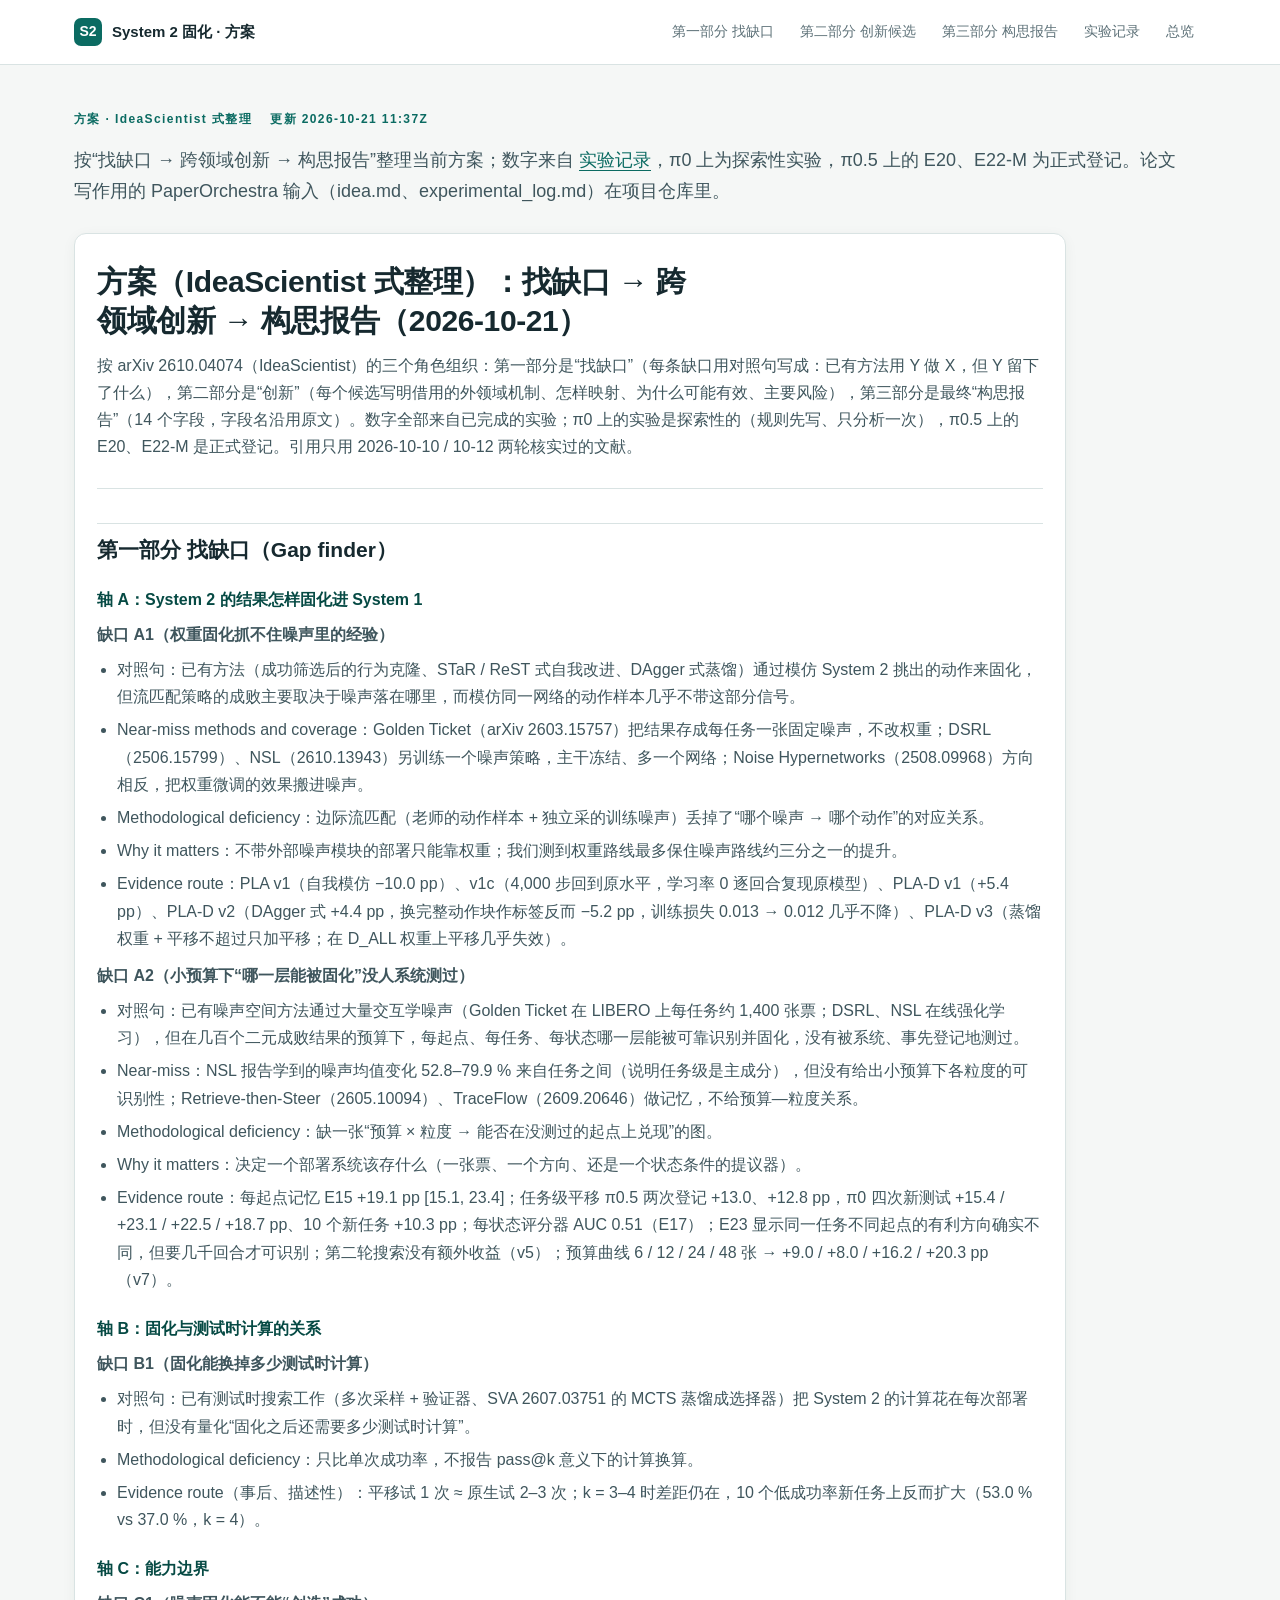
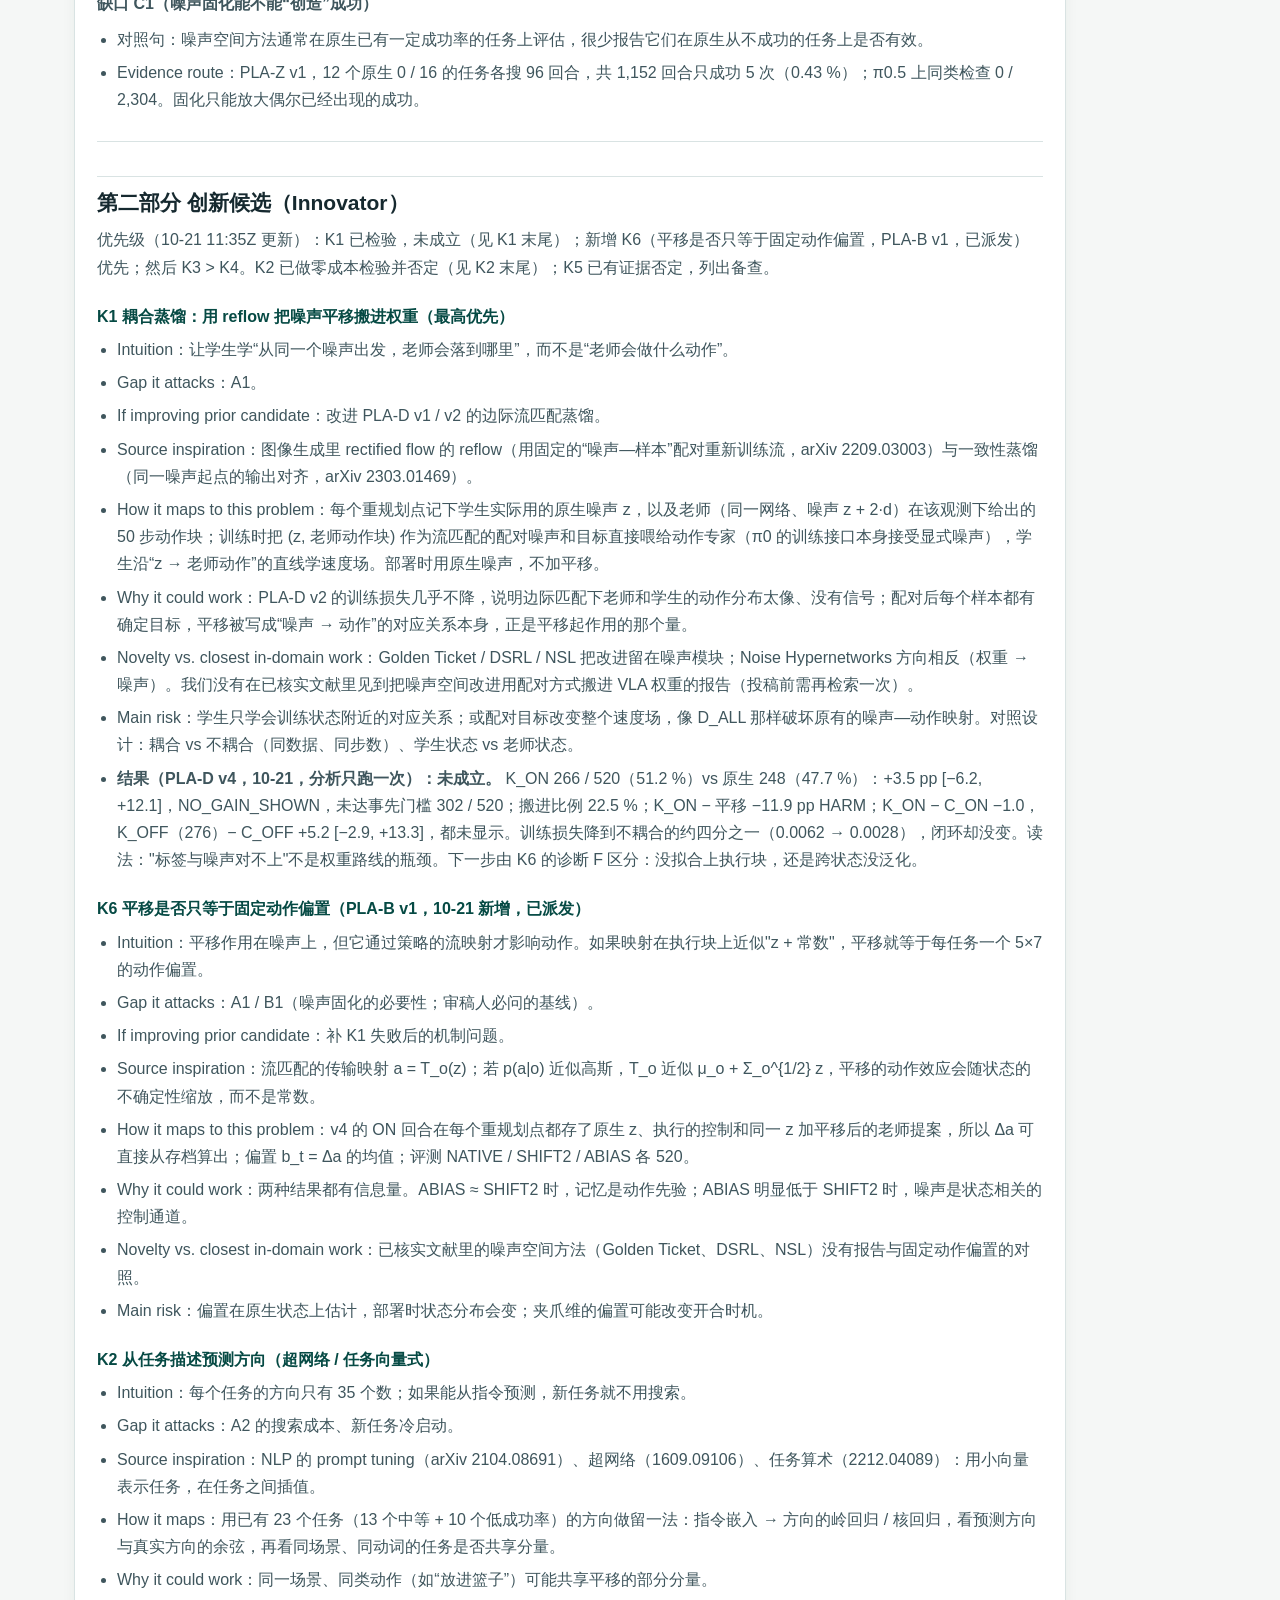
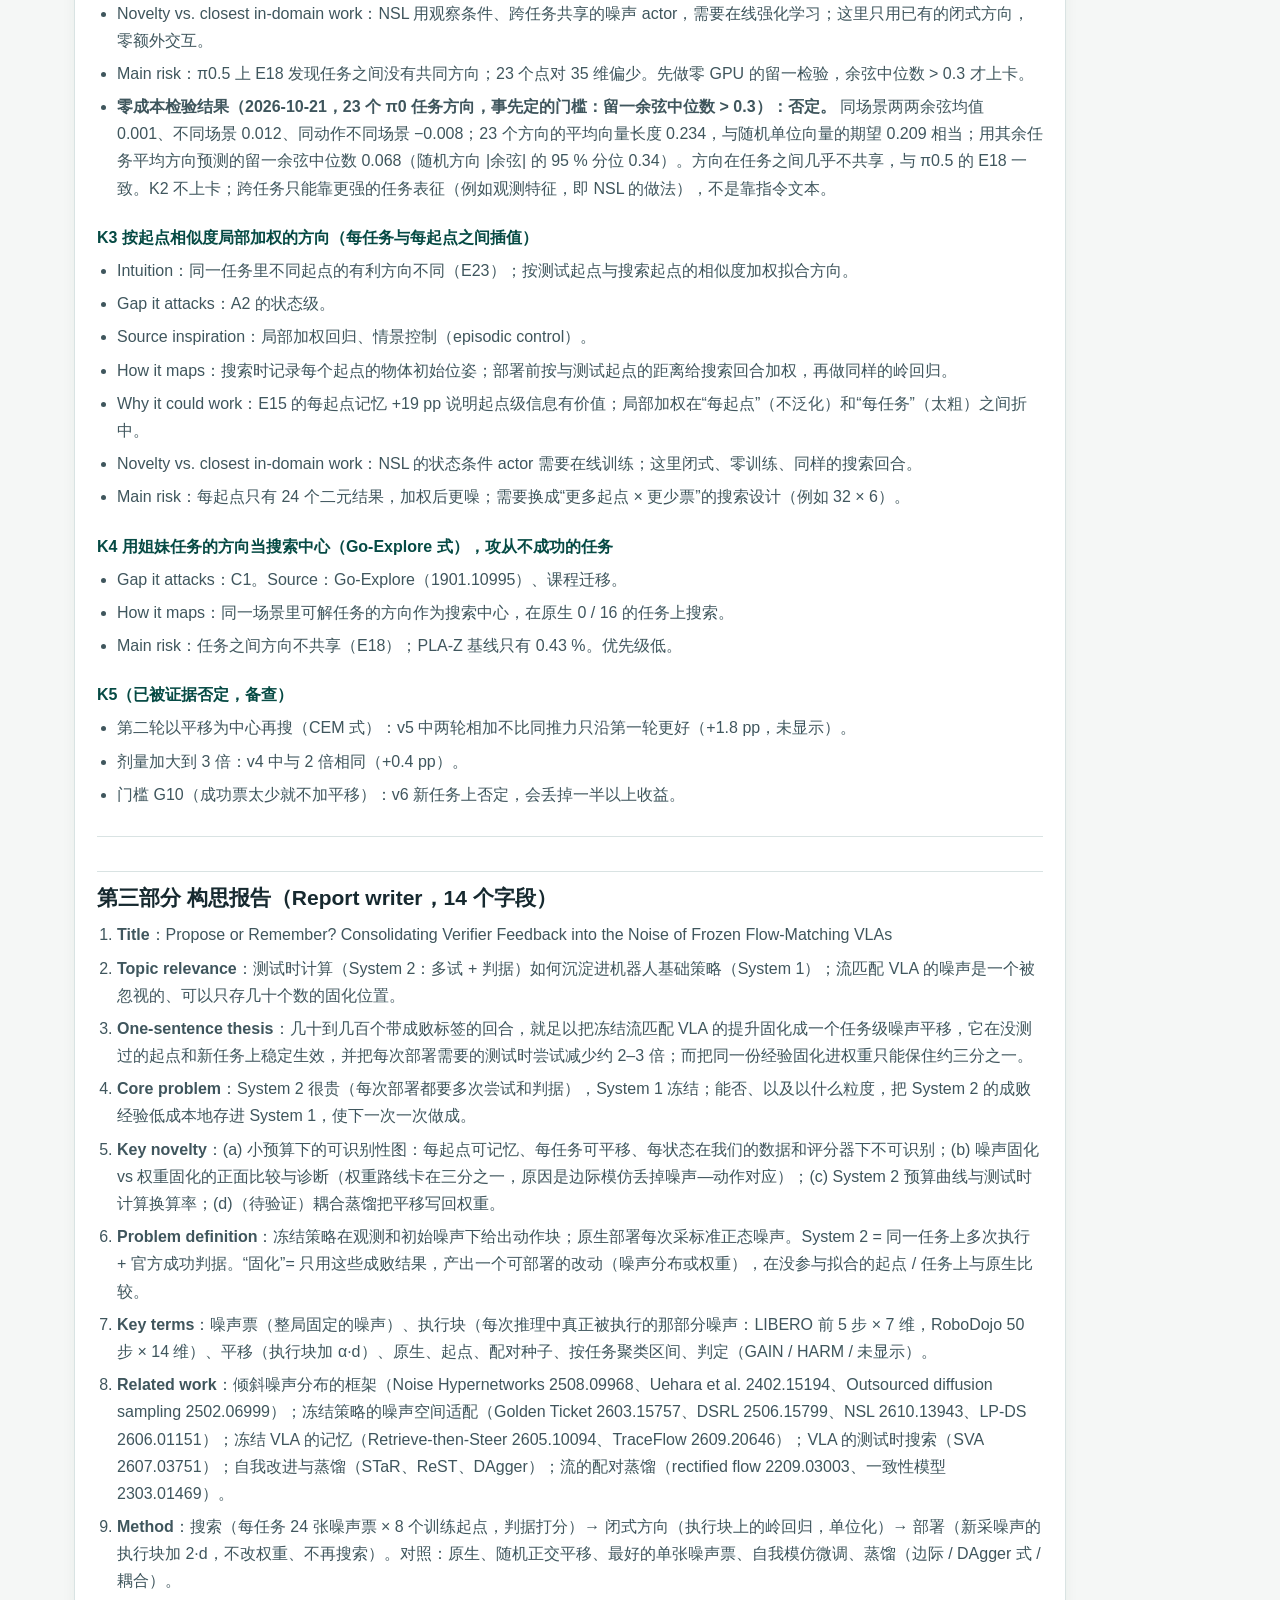
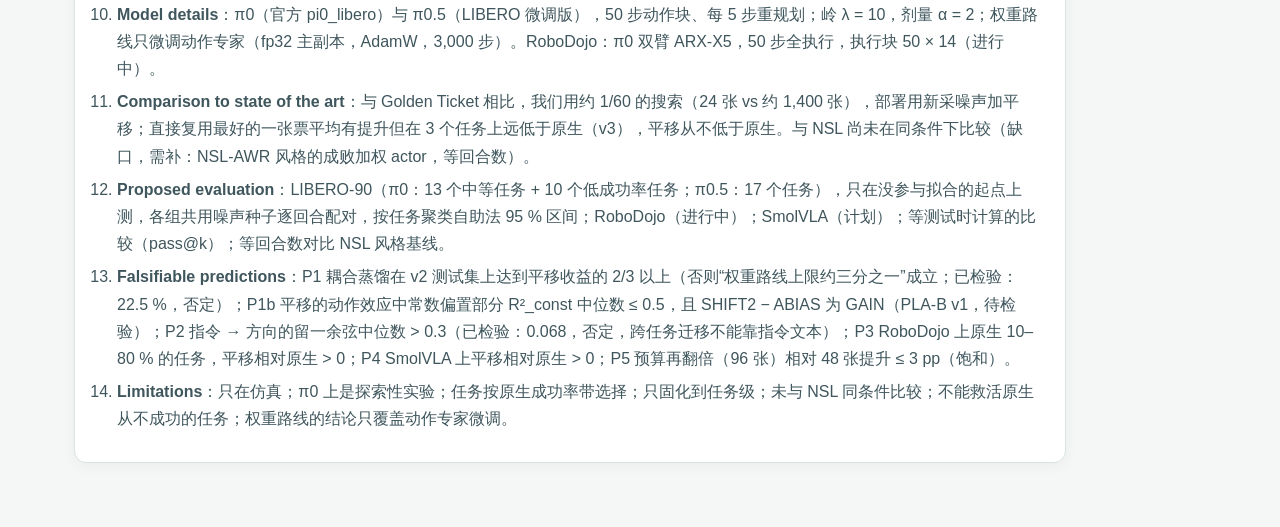
<file: plan.html>
<!doctype html>
<html lang="zh-CN">
<head>
<meta charset="utf-8">
<meta name="viewport" content="width=device-width,initial-scale=1,viewport-fit=cover">
<meta name="robots" content="noindex,nofollow,noarchive">
<title>System 2 固化方案</title>
<link rel="stylesheet" href="consolidation/style.css?v=20261021a">
<style>
  .prose{max-width:62em}
  .prose h1{font-size:30px;margin:8px 0 12px}
  .prose h3{font-size:21px;margin:34px 0 10px;padding-top:12px;border-top:1px solid var(--line)}
  .prose h4{font-size:16px;margin:22px 0 6px;color:var(--accent-ink)}
  .prose p{color:var(--ink-2);margin:8px 0}
  .prose .list{margin:6px 0 10px}
  .prose hr{border:0;border-top:1px solid var(--line);margin:28px 0}
</style>
</head>
<body>
<header class="site-header">
  <div class="header-inner">
    <a class="brand" href="consolidation.html"><span class="brand-mark">S2</span><span>System 2 固化<span class="long"> · 方案</span></span></a>
    <nav aria-label="页面目录"><a href="#h1">第一部分 找缺口</a><a href="#h5">第二部分 创新候选</a><a href="#h12">第三部分 构思报告</a><a href="consolidation.html">实验记录</a><a href="index.html">总览</a></nav>
  </div>
</header>
<main class="page">
  <section class="intro">
    <div class="eyebrow"><span>方案 · IdeaScientist 式整理</span><span>更新 2026-10-21 11:37Z</span></div>
    <p class="lead">按“找缺口 → 跨领域创新 → 构思报告”整理当前方案；数字来自 <a href="consolidation.html">实验记录</a>，π0 上为探索性实验，π0.5 上的 E20、E22-M 为正式登记。论文写作用的 PaperOrchestra 输入（idea.md、experimental_log.md）在项目仓库里。</p>
  </section>
  <article class="panel prose">
<h1 id="h0">方案（IdeaScientist 式整理）：找缺口 → 跨领域创新 → 构思报告（2026-10-21）</h1>
<p>按 arXiv 2610.04074（IdeaScientist）的三个角色组织：第一部分是“找缺口”（每条缺口用对照句写成：已有方法用 Y 做 X，但 Y 留下了什么），第二部分是“创新”（每个候选写明借用的外领域机制、怎样映射、为什么可能有效、主要风险），第三部分是最终“构思报告”（14 个字段，字段名沿用原文）。数字全部来自已完成的实验；π0 上的实验是探索性的（规则先写、只分析一次），π0.5 上的 E20、E22-M 是正式登记。引用只用 2026-10-10 / 10-12 两轮核实过的文献。</p>
<hr>
<h3 id="h1">第一部分 找缺口（Gap finder）</h3>
<h4 id="h2">轴 A：System 2 的结果怎样固化进 System 1</h4>
<p><b>缺口 A1（权重固化抓不住噪声里的经验）</b></p>
<ul class="list"><li>对照句：已有方法（成功筛选后的行为克隆、STaR / ReST 式自我改进、DAgger 式蒸馏）通过模仿 System 2 挑出的动作来固化，但流匹配策略的成败主要取决于噪声落在哪里，而模仿同一网络的动作样本几乎不带这部分信号。</li><li>Near-miss methods and coverage：Golden Ticket（arXiv 2603.15757）把结果存成每任务一张固定噪声，不改权重；DSRL（2506.15799）、NSL（2610.13943）另训练一个噪声策略，主干冻结、多一个网络；Noise Hypernetworks（2508.09968）方向相反，把权重微调的效果搬进噪声。</li><li>Methodological deficiency：边际流匹配（老师的动作样本 + 独立采的训练噪声）丢掉了“哪个噪声 → 哪个动作”的对应关系。</li><li>Why it matters：不带外部噪声模块的部署只能靠权重；我们测到权重路线最多保住噪声路线约三分之一的提升。</li><li>Evidence route：PLA v1（自我模仿 −10.0 pp）、v1c（4,000 步回到原水平，学习率 0 逐回合复现原模型）、PLA-D v1（+5.4 pp）、PLA-D v2（DAgger 式 +4.4 pp，换完整动作块作标签反而 −5.2 pp，训练损失 0.013 → 0.012 几乎不降）、PLA-D v3（蒸馏权重 + 平移不超过只加平移；在 D_ALL 权重上平移几乎失效）。</li></ul>
<p><b>缺口 A2（小预算下“哪一层能被固化”没人系统测过）</b></p>
<ul class="list"><li>对照句：已有噪声空间方法通过大量交互学噪声（Golden Ticket 在 LIBERO 上每任务约 1,400 张票；DSRL、NSL 在线强化学习），但在几百个二元成败结果的预算下，每起点、每任务、每状态哪一层能被可靠识别并固化，没有被系统、事先登记地测过。</li><li>Near-miss：NSL 报告学到的噪声均值变化 52.8–79.9 % 来自任务之间（说明任务级是主成分），但没有给出小预算下各粒度的可识别性；Retrieve-then-Steer（2605.10094）、TraceFlow（2609.20646）做记忆，不给预算—粒度关系。</li><li>Methodological deficiency：缺一张“预算 × 粒度 → 能否在没测过的起点上兑现”的图。</li><li>Why it matters：决定一个部署系统该存什么（一张票、一个方向、还是一个状态条件的提议器）。</li><li>Evidence route：每起点记忆 E15 +19.1 pp [15.1, 23.4]；任务级平移 π0.5 两次登记 +13.0、+12.8 pp，π0 四次新测试 +15.4 / +23.1 / +22.5 / +18.7 pp、10 个新任务 +10.3 pp；每状态评分器 AUC 0.51（E17）；E23 显示同一任务不同起点的有利方向确实不同，但要几千回合才可识别；第二轮搜索没有额外收益（v5）；预算曲线 6 / 12 / 24 / 48 张 → +9.0 / +8.0 / +16.2 / +20.3 pp（v7）。</li></ul>
<h4 id="h3">轴 B：固化与测试时计算的关系</h4>
<p><b>缺口 B1（固化能换掉多少测试时计算）</b></p>
<ul class="list"><li>对照句：已有测试时搜索工作（多次采样 + 验证器、SVA 2607.03751 的 MCTS 蒸馏成选择器）把 System 2 的计算花在每次部署时，但没有量化“固化之后还需要多少测试时计算”。</li><li>Methodological deficiency：只比单次成功率，不报告 pass@k 意义下的计算换算。</li><li>Evidence route（事后、描述性）：平移试 1 次 ≈ 原生试 2–3 次；k = 3–4 时差距仍在，10 个低成功率新任务上反而扩大（53.0 % vs 37.0 %，k = 4）。</li></ul>
<h4 id="h4">轴 C：能力边界</h4>
<p><b>缺口 C1（噪声固化能不能“创造”成功）</b></p>
<ul class="list"><li>对照句：噪声空间方法通常在原生已有一定成功率的任务上评估，很少报告它们在原生从不成功的任务上是否有效。</li><li>Evidence route：PLA-Z v1，12 个原生 0 / 16 的任务各搜 96 回合，共 1,152 回合只成功 5 次（0.43 %）；π0.5 上同类检查 0 / 2,304。固化只能放大偶尔已经出现的成功。</li></ul>
<hr>
<h3 id="h5">第二部分 创新候选（Innovator）</h3>
<p>优先级（10-21 11:35Z 更新）：K1 已检验，未成立（见 K1 末尾）；新增 K6（平移是否只等于固定动作偏置，PLA-B v1，已派发）优先；然后 K3 &gt; K4。K2 已做零成本检验并否定（见 K2 末尾）；K5 已有证据否定，列出备查。</p>
<h4 id="h6">K1 耦合蒸馏：用 reflow 把噪声平移搬进权重（最高优先）</h4>
<ul class="list"><li>Intuition：让学生学“从同一个噪声出发，老师会落到哪里”，而不是“老师会做什么动作”。</li><li>Gap it attacks：A1。</li><li>If improving prior candidate：改进 PLA-D v1 / v2 的边际流匹配蒸馏。</li><li>Source inspiration：图像生成里 rectified flow 的 reflow（用固定的“噪声—样本”配对重新训练流，arXiv 2209.03003）与一致性蒸馏（同一噪声起点的输出对齐，arXiv 2303.01469）。</li><li>How it maps to this problem：每个重规划点记下学生实际用的原生噪声 z，以及老师（同一网络、噪声 z + 2·d）在该观测下给出的 50 步动作块；训练时把 (z, 老师动作块) 作为流匹配的配对噪声和目标直接喂给动作专家（π0 的训练接口本身接受显式噪声），学生沿“z → 老师动作”的直线学速度场。部署时用原生噪声，不加平移。</li><li>Why it could work：PLA-D v2 的训练损失几乎不降，说明边际匹配下老师和学生的动作分布太像、没有信号；配对后每个样本都有确定目标，平移被写成“噪声 → 动作”的对应关系本身，正是平移起作用的那个量。</li><li>Novelty vs. closest in-domain work：Golden Ticket / DSRL / NSL 把改进留在噪声模块；Noise Hypernetworks 方向相反（权重 → 噪声）。我们没有在已核实文献里见到把噪声空间改进用配对方式搬进 VLA 权重的报告（投稿前需再检索一次）。</li><li>Main risk：学生只学会训练状态附近的对应关系；或配对目标改变整个速度场，像 D_ALL 那样破坏原有的噪声—动作映射。对照设计：耦合 vs 不耦合（同数据、同步数）、学生状态 vs 老师状态。</li><li><b>结果（PLA-D v4，10-21，分析只跑一次）：未成立。</b> K_ON 266 / 520（51.2 %）vs 原生 248（47.7 %）：+3.5 pp [−6.2, +12.1]，NO_GAIN_SHOWN，未达事先门槛 302 / 520；搬进比例 22.5 %；K_ON − 平移 −11.9 pp HARM；K_ON − C_ON −1.0，K_OFF（276）− C_OFF +5.2 [−2.9, +13.3]，都未显示。训练损失降到不耦合的约四分之一（0.0062 → 0.0028），闭环却没变。读法："标签与噪声对不上"不是权重路线的瓶颈。下一步由 K6 的诊断 F 区分：没拟合上执行块，还是跨状态没泛化。</li></ul>
<h4 id="h7">K6 平移是否只等于固定动作偏置（PLA-B v1，10-21 新增，已派发）</h4>
<ul class="list"><li>Intuition：平移作用在噪声上，但它通过策略的流映射才影响动作。如果映射在执行块上近似"z + 常数"，平移就等于每任务一个 5×7 的动作偏置。</li><li>Gap it attacks：A1 / B1（噪声固化的必要性；审稿人必问的基线）。</li><li>If improving prior candidate：补 K1 失败后的机制问题。</li><li>Source inspiration：流匹配的传输映射 a = T_o(z)；若 p(a|o) 近似高斯，T_o 近似 μ_o + Σ_o^{1/2} z，平移的动作效应会随状态的不确定性缩放，而不是常数。</li><li>How it maps to this problem：v4 的 ON 回合在每个重规划点都存了原生 z、执行的控制和同一 z 加平移后的老师提案，所以 Δa 可直接从存档算出；偏置 b_t = Δa 的均值；评测 NATIVE / SHIFT2 / ABIAS 各 520。</li><li>Why it could work：两种结果都有信息量。ABIAS ≈ SHIFT2 时，记忆是动作先验；ABIAS 明显低于 SHIFT2 时，噪声是状态相关的控制通道。</li><li>Novelty vs. closest in-domain work：已核实文献里的噪声空间方法（Golden Ticket、DSRL、NSL）没有报告与固定动作偏置的对照。</li><li>Main risk：偏置在原生状态上估计，部署时状态分布会变；夹爪维的偏置可能改变开合时机。</li></ul>
<h4 id="h8">K2 从任务描述预测方向（超网络 / 任务向量式）</h4>
<ul class="list"><li>Intuition：每个任务的方向只有 35 个数；如果能从指令预测，新任务就不用搜索。</li><li>Gap it attacks：A2 的搜索成本、新任务冷启动。</li><li>Source inspiration：NLP 的 prompt tuning（arXiv 2104.08691）、超网络（1609.09106）、任务算术（2212.04089）：用小向量表示任务，在任务之间插值。</li><li>How it maps：用已有 23 个任务（13 个中等 + 10 个低成功率）的方向做留一法：指令嵌入 → 方向的岭回归 / 核回归，看预测方向与真实方向的余弦，再看同场景、同动词的任务是否共享分量。</li><li>Why it could work：同一场景、同类动作（如“放进篮子”）可能共享平移的部分分量。</li><li>Novelty vs. closest in-domain work：NSL 用观察条件、跨任务共享的噪声 actor，需要在线强化学习；这里只用已有的闭式方向，零额外交互。</li><li>Main risk：π0.5 上 E18 发现任务之间没有共同方向；23 个点对 35 维偏少。先做零 GPU 的留一检验，余弦中位数 &gt; 0.3 才上卡。</li><li><b>零成本检验结果（2026-10-21，23 个 π0 任务方向，事先定的门槛：留一余弦中位数 &gt; 0.3）：否定。</b> 同场景两两余弦均值 0.001、不同场景 0.012、同动作不同场景 −0.008；23 个方向的平均向量长度 0.234，与随机单位向量的期望 0.209 相当；用其余任务平均方向预测的留一余弦中位数 0.068（随机方向 |余弦| 的 95 % 分位 0.34）。方向在任务之间几乎不共享，与 π0.5 的 E18 一致。K2 不上卡；跨任务只能靠更强的任务表征（例如观测特征，即 NSL 的做法），不是靠指令文本。</li></ul>
<h4 id="h9">K3 按起点相似度局部加权的方向（每任务与每起点之间插值）</h4>
<ul class="list"><li>Intuition：同一任务里不同起点的有利方向不同（E23）；按测试起点与搜索起点的相似度加权拟合方向。</li><li>Gap it attacks：A2 的状态级。</li><li>Source inspiration：局部加权回归、情景控制（episodic control）。</li><li>How it maps：搜索时记录每个起点的物体初始位姿；部署前按与测试起点的距离给搜索回合加权，再做同样的岭回归。</li><li>Why it could work：E15 的每起点记忆 +19 pp 说明起点级信息有价值；局部加权在“每起点”（不泛化）和“每任务”（太粗）之间折中。</li><li>Novelty vs. closest in-domain work：NSL 的状态条件 actor 需要在线训练；这里闭式、零训练、同样的搜索回合。</li><li>Main risk：每起点只有 24 个二元结果，加权后更噪；需要换成“更多起点 × 更少票”的搜索设计（例如 32 × 6）。</li></ul>
<h4 id="h10">K4 用姐妹任务的方向当搜索中心（Go-Explore 式），攻从不成功的任务</h4>
<ul class="list"><li>Gap it attacks：C1。Source：Go-Explore（1901.10995）、课程迁移。</li><li>How it maps：同一场景里可解任务的方向作为搜索中心，在原生 0 / 16 的任务上搜索。</li><li>Main risk：任务之间方向不共享（E18）；PLA-Z 基线只有 0.43 %。优先级低。</li></ul>
<h4 id="h11">K5（已被证据否定，备查）</h4>
<ul class="list"><li>第二轮以平移为中心再搜（CEM 式）：v5 中两轮相加不比同推力只沿第一轮更好（+1.8 pp，未显示）。</li><li>剂量加大到 3 倍：v4 中与 2 倍相同（+0.4 pp）。</li><li>门槛 G10（成功票太少就不加平移）：v6 新任务上否定，会丢掉一半以上收益。</li></ul>
<hr>
<h3 id="h12">第三部分 构思报告（Report writer，14 个字段）</h3>
<ol class="list"><li><b>Title</b>：Propose or Remember? Consolidating Verifier Feedback into the Noise of Frozen Flow-Matching VLAs</li><li><b>Topic relevance</b>：测试时计算（System 2：多试 + 判据）如何沉淀进机器人基础策略（System 1）；流匹配 VLA 的噪声是一个被忽视的、可以只存几十个数的固化位置。</li><li><b>One-sentence thesis</b>：几十到几百个带成败标签的回合，就足以把冻结流匹配 VLA 的提升固化成一个任务级噪声平移，它在没测过的起点和新任务上稳定生效，并把每次部署需要的测试时尝试减少约 2–3 倍；而把同一份经验固化进权重只能保住约三分之一。</li><li><b>Core problem</b>：System 2 很贵（每次部署都要多次尝试和判据），System 1 冻结；能否、以及以什么粒度，把 System 2 的成败经验低成本地存进 System 1，使下一次一次做成。</li><li><b>Key novelty</b>：(a) 小预算下的可识别性图：每起点可记忆、每任务可平移、每状态在我们的数据和评分器下不可识别；(b) 噪声固化 vs 权重固化的正面比较与诊断（权重路线卡在三分之一，原因是边际模仿丢掉噪声—动作对应）；(c) System 2 预算曲线与测试时计算换算率；(d)（待验证）耦合蒸馏把平移写回权重。</li><li><b>Problem definition</b>：冻结策略在观测和初始噪声下给出动作块；原生部署每次采标准正态噪声。System 2 = 同一任务上多次执行 + 官方成功判据。“固化”= 只用这些成败结果，产出一个可部署的改动（噪声分布或权重），在没参与拟合的起点 / 任务上与原生比较。</li><li><b>Key terms</b>：噪声票（整局固定的噪声）、执行块（每次推理中真正被执行的那部分噪声：LIBERO 前 5 步 × 7 维，RoboDojo 50 步 × 14 维）、平移（执行块加 α·d）、原生、起点、配对种子、按任务聚类区间、判定（GAIN / HARM / 未显示）。</li><li><b>Related work</b>：倾斜噪声分布的框架（Noise Hypernetworks 2508.09968、Uehara et al. 2402.15194、Outsourced diffusion sampling 2502.06999）；冻结策略的噪声空间适配（Golden Ticket 2603.15757、DSRL 2506.15799、NSL 2610.13943、LP-DS 2606.01151）；冻结 VLA 的记忆（Retrieve-then-Steer 2605.10094、TraceFlow 2609.20646）；VLA 的测试时搜索（SVA 2607.03751）；自我改进与蒸馏（STaR、ReST、DAgger）；流的配对蒸馏（rectified flow 2209.03003、一致性模型 2303.01469）。</li><li><b>Method</b>：搜索（每任务 24 张噪声票 × 8 个训练起点，判据打分）→ 闭式方向（执行块上的岭回归，单位化）→ 部署（新采噪声的执行块加 2·d，不改权重、不再搜索）。对照：原生、随机正交平移、最好的单张噪声票、自我模仿微调、蒸馏（边际 / DAgger 式 / 耦合）。</li><li><b>Model details</b>：π0（官方 pi0_libero）与 π0.5（LIBERO 微调版），50 步动作块、每 5 步重规划；岭 λ = 10，剂量 α = 2；权重路线只微调动作专家（fp32 主副本，AdamW，3,000 步）。RoboDojo：π0 双臂 ARX-X5，50 步全执行，执行块 50 × 14（进行中）。</li><li><b>Comparison to state of the art</b>：与 Golden Ticket 相比，我们用约 1/60 的搜索（24 张 vs 约 1,400 张），部署用新采噪声加平移；直接复用最好的一张票平均有提升但在 3 个任务上远低于原生（v3），平移从不低于原生。与 NSL 尚未在同条件下比较（缺口，需补：NSL-AWR 风格的成败加权 actor，等回合数）。</li><li><b>Proposed evaluation</b>：LIBERO-90（π0：13 个中等任务 + 10 个低成功率任务；π0.5：17 个任务），只在没参与拟合的起点上测，各组共用噪声种子逐回合配对，按任务聚类自助法 95 % 区间；RoboDojo（进行中）；SmolVLA（计划）；等测试时计算的比较（pass@k）；等回合数对比 NSL 风格基线。</li><li><b>Falsifiable predictions</b>：P1 耦合蒸馏在 v2 测试集上达到平移收益的 2/3 以上（否则“权重路线上限约三分之一”成立；已检验：22.5 %，否定）；P1b 平移的动作效应中常数偏置部分 R²_const 中位数 ≤ 0.5，且 SHIFT2 − ABIAS 为 GAIN（PLA-B v1，待检验）；P2 指令 → 方向的留一余弦中位数 &gt; 0.3（已检验：0.068，否定，跨任务迁移不能靠指令文本）；P3 RoboDojo 上原生 10–80 % 的任务，平移相对原生 &gt; 0；P4 SmolVLA 上平移相对原生 &gt; 0；P5 预算再翻倍（96 张）相对 48 张提升 ≤ 3 pp（饱和）。</li><li><b>Limitations</b>：只在仿真；π0 上是探索性实验；任务按原生成功率带选择；只固化到任务级；未与 NSL 同条件比较；不能救活原生从不成功的任务；权重路线的结论只覆盖动作专家微调。</li></ol>
  </article>
</main>
</body>
</html>
</file>
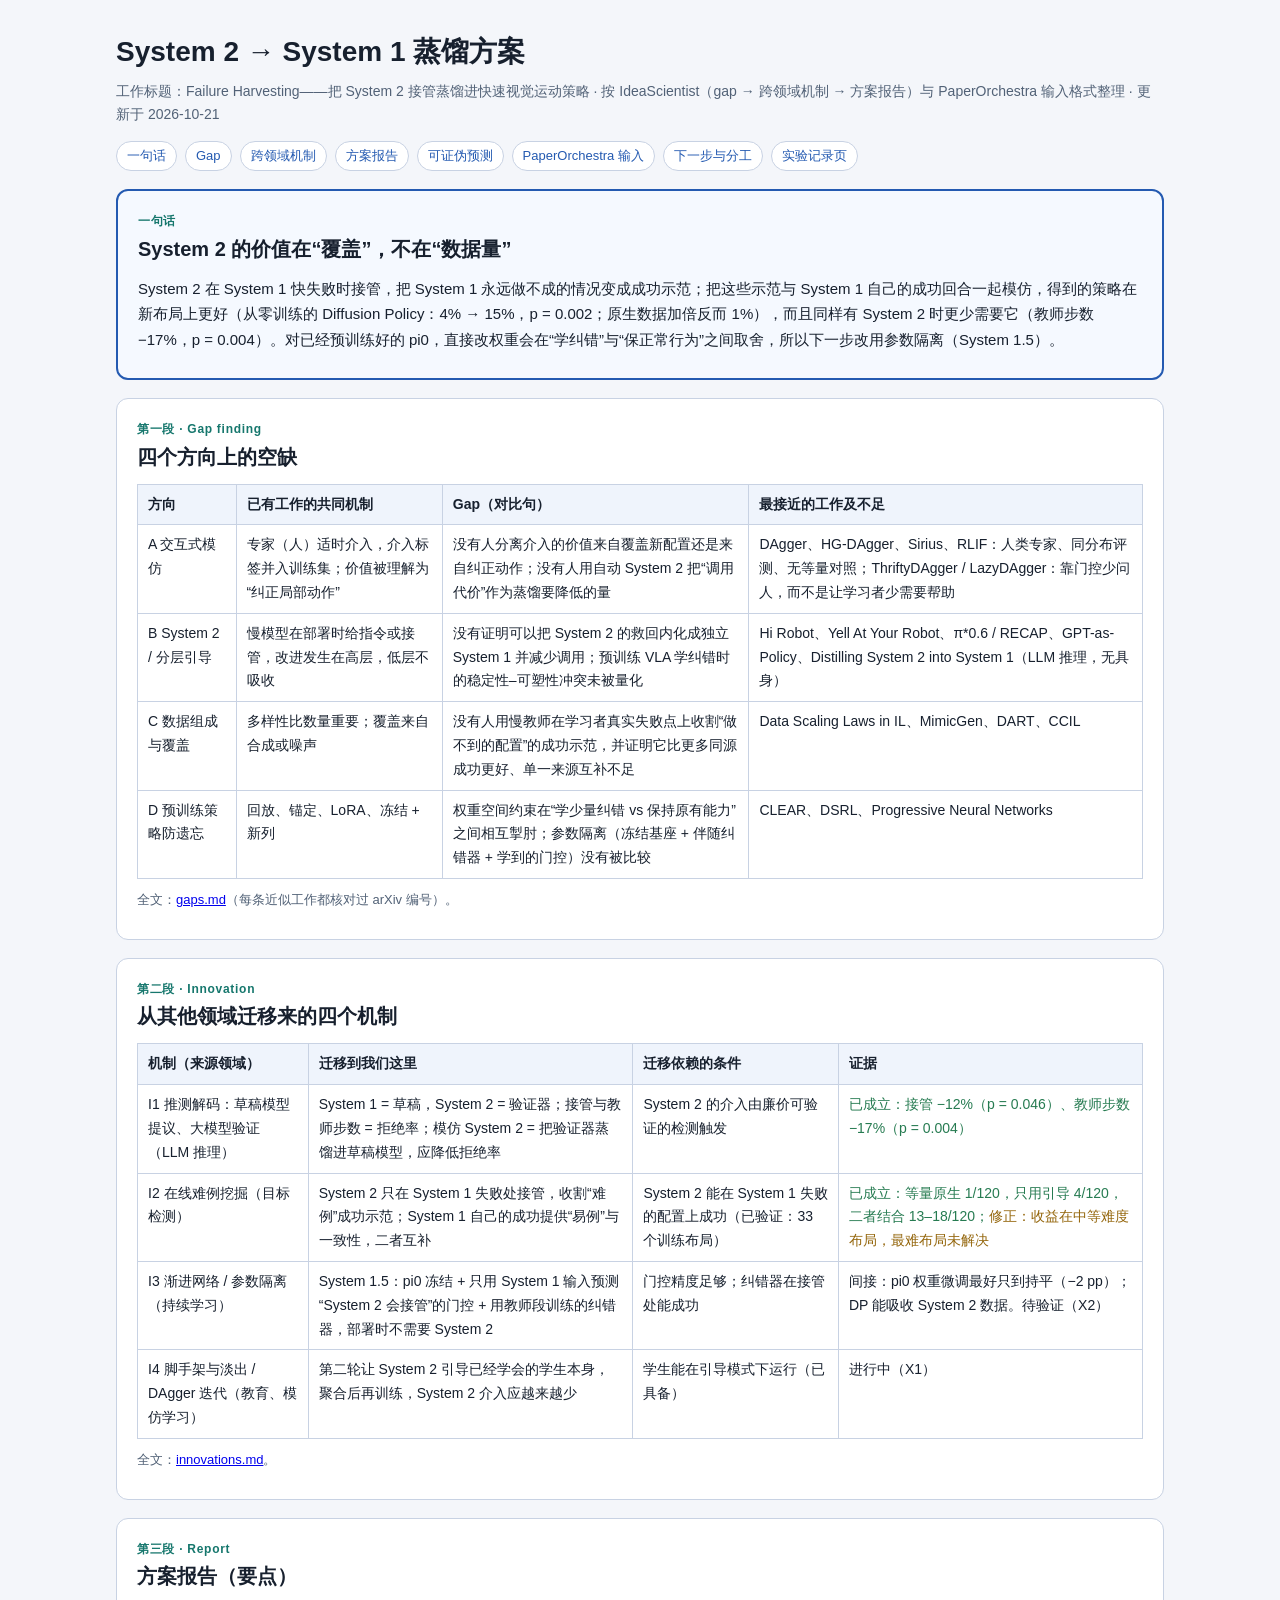
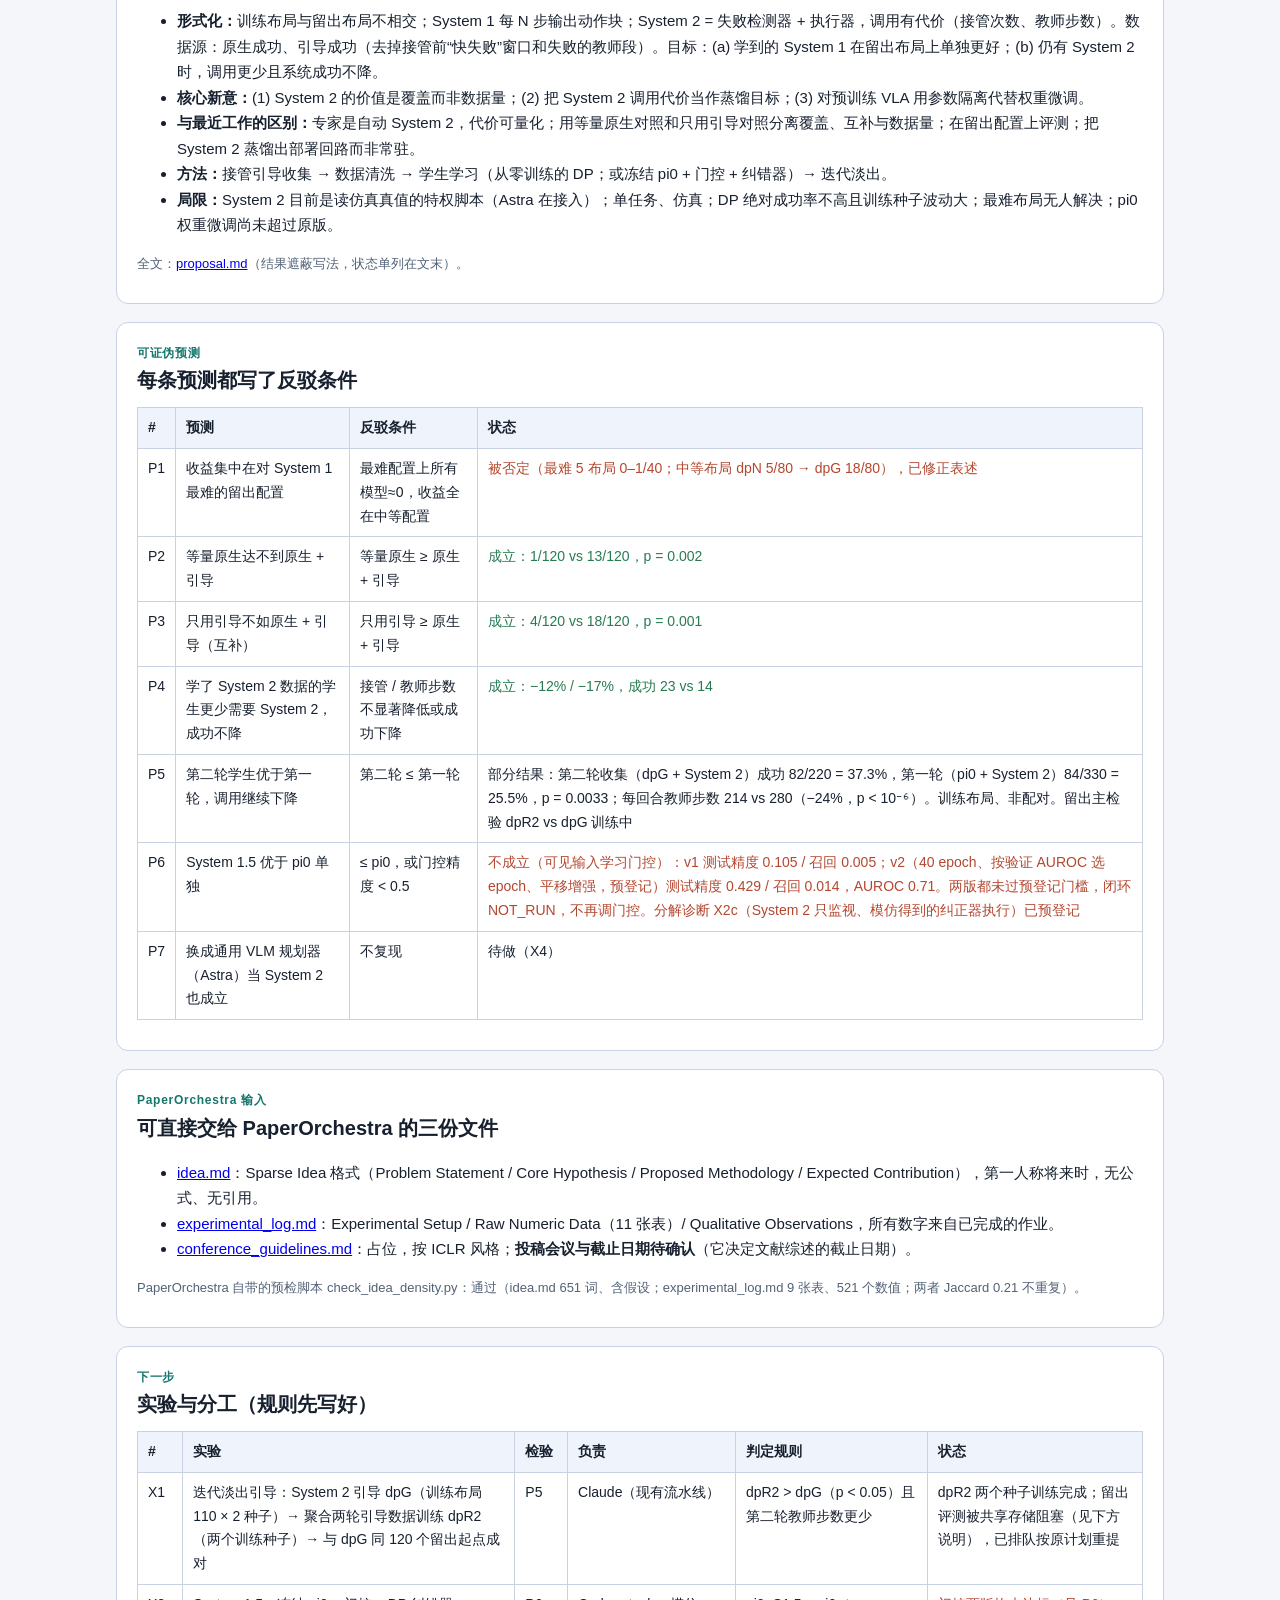
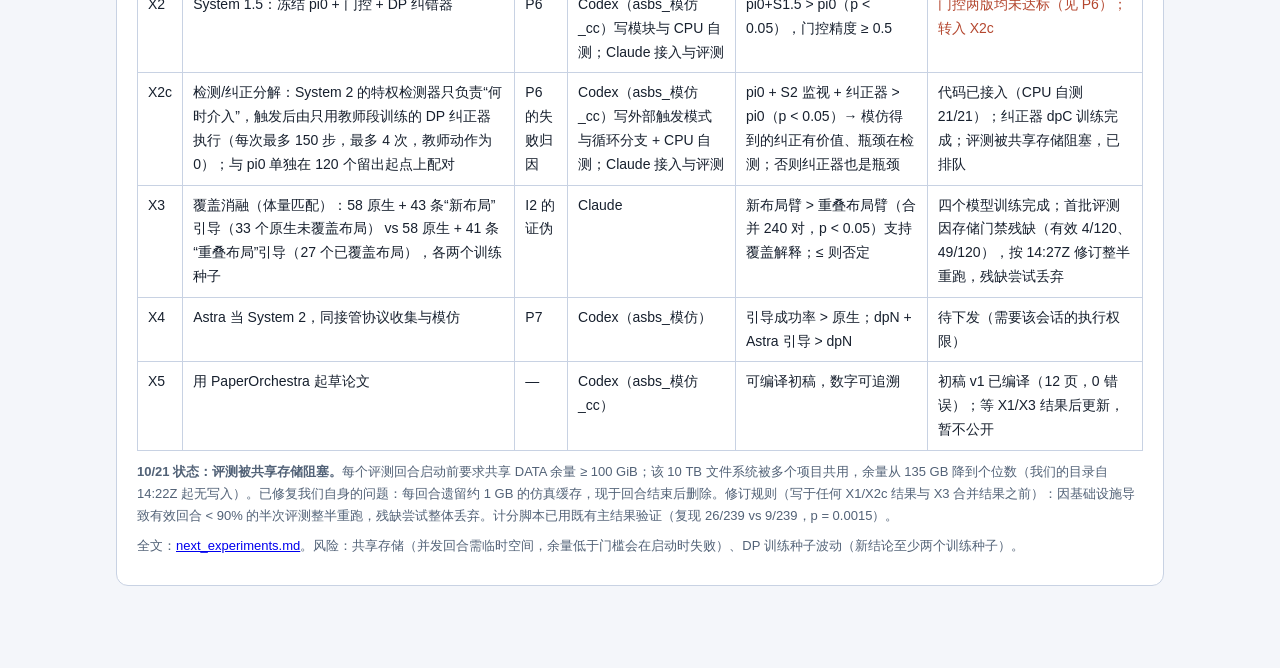
<file: rd_il1_plan.html>
<!doctype html>
<html lang="zh-CN"><head><meta charset="utf-8"><meta name="viewport" content="width=device-width,initial-scale=1">
<meta name="robots" content="noindex,nofollow">
<title>System 2 → System 1 蒸馏方案</title>
<meta name="description" content="按 IdeaScientist（gap → 跨领域机制 → 方案报告）与 PaperOrchestra（idea.md / experimental_log.md）格式整理的方案、证据与下一步实验。">
<style>
:root{--bg:#f4f6fa;--card:#fff;--ink:#17202e;--muted:#526277;--line:#c8d2e3;--head:#eff4fc;--blue:#245ab1;--teal:#16776d;--good:#267b51;--good-bg:#edf8f1;--bad:#b4472f;--bad-bg:#fff3e8;--warn:#94660c}
*{box-sizing:border-box}
body{margin:0;background:var(--bg);color:var(--ink);font:15px/1.7 -apple-system,"PingFang SC","Noto Sans SC","Microsoft YaHei",sans-serif}
main{max-width:1080px;margin:0 auto;padding:28px max(16px,env(safe-area-inset-left)) 64px max(16px,env(safe-area-inset-right))}
header h1{font-size:28px;margin:0 0 4px}
.sub{color:var(--muted);font-size:14px}
.nav{display:flex;flex-wrap:wrap;gap:8px;margin:14px 0 4px}
.nav a{font-size:13px;color:var(--blue);text-decoration:none;border:1px solid var(--line);border-radius:999px;padding:3px 10px;background:var(--card)}
.section{background:var(--card);border:1px solid var(--line);border-radius:12px;padding:20px;margin:18px 0}
.section h2{font-size:20px;margin:0 0 10px}
.kicker{display:block;font-size:12px;color:var(--teal);letter-spacing:.06em;font-weight:600}
.status{border:2px solid var(--blue);background:#f5f9ff}
.status p{margin:6px 0}
.grid{display:grid;grid-template-columns:repeat(auto-fit,minmax(220px,1fr));gap:12px}
.card{border:1px solid var(--line);border-radius:10px;padding:14px;background:#fbfcfe}
.card .small{font-size:12px;color:var(--muted)}
.card .stat{display:block;font-size:24px;font-weight:700;font-variant-numeric:tabular-nums;margin:4px 0}
.card .stat small{font-size:13px;font-weight:400;color:var(--muted)}
.good{color:var(--good)}.bad{color:var(--bad)}.warn{color:var(--warn)}
.table-wrap{overflow-x:auto;margin:10px 0}
table{width:100%;border-collapse:collapse;font-size:14px}
th,td{border:1px solid var(--line);padding:8px 10px;text-align:left;vertical-align:top}
th{background:var(--head);font-weight:600}
td.n{font-variant-numeric:tabular-nums;white-space:nowrap}
.note{font-size:13px;color:var(--muted);margin:8px 0}
.field-dictionary dl{display:grid;grid-template-columns:repeat(auto-fit,minmax(300px,1fr));gap:10px;margin:8px 0}
.field-dictionary dl>div{border:1px solid var(--line);border-radius:8px;padding:10px 12px;background:#fbfcfe}
.field-dictionary dt{font-weight:700}
.field-dictionary dd{margin:4px 0 0;color:#2d3a4c;font-size:14px}
.videos{display:grid;grid-template-columns:repeat(auto-fit,minmax(300px,1fr));gap:14px}
.videos figure{margin:0}
.videos video{width:100%;height:auto;aspect-ratio:4/3;background:#142035;border-radius:8px}
figcaption{font-size:13px;color:var(--muted);margin-top:4px}
.ok{padding:10px 12px;background:var(--good-bg);border-left:4px solid var(--good);margin:8px 0}
.fail{padding:10px 12px;background:var(--bad-bg);border-left:4px solid var(--bad);margin:8px 0}
img.montage{width:100%;border-radius:8px;border:1px solid var(--line)}
code{font-size:13px;background:#eef2f8;padding:1px 4px;border-radius:4px}
@media(max-width:700px){.section{padding:14px}th,td{font-size:12px;padding:6px}}
</style>
</head><body><main>
<header>
  <h1>System 2 → System 1 蒸馏方案</h1>
  <div class="sub">工作标题：Failure Harvesting——把 System 2 接管蒸馏进快速视觉运动策略 · 按 IdeaScientist（gap → 跨领域机制 → 方案报告）与 PaperOrchestra 输入格式整理 · 更新于 2026-10-21</div>
  <nav class="nav"><a href="#status">一句话</a><a href="#gaps">Gap</a><a href="#innov">跨领域机制</a><a href="#proposal">方案报告</a><a href="#pred">可证伪预测</a><a href="#po">PaperOrchestra 输入</a><a href="#next">下一步与分工</a><a href="robodojo_guided_il.html">实验记录页</a></nav>
</header>

<section class="section status" id="status"><span class="kicker">一句话</span><h2>System 2 的价值在“覆盖”，不在“数据量”</h2>
<p>System 2 在 System 1 快失败时接管，把 System 1 永远做不成的情况变成成功示范；把这些示范与 System 1 自己的成功回合一起模仿，得到的策略在新布局上更好（从零训练的 Diffusion Policy：4% → 15%，p = 0.002；原生数据加倍反而 1%），而且同样有 System 2 时更少需要它（教师步数 −17%，p = 0.004）。对已经预训练好的 pi0，直接改权重会在“学纠错”与“保正常行为”之间取舍，所以下一步改用参数隔离（System 1.5）。</p>
</section>

<section class="section" id="gaps"><span class="kicker">第一段 · Gap finding</span><h2>四个方向上的空缺</h2>
<div class="table-wrap"><table><tr><th>方向</th><th>已有工作的共同机制</th><th>Gap（对比句）</th><th>最接近的工作及不足</th></tr>
<tr><td>A 交互式模仿</td><td>专家（人）适时介入，介入标签并入训练集；价值被理解为“纠正局部动作”</td><td>没有人分离介入的价值来自覆盖新配置还是来自纠正动作；没有人用自动 System 2 把“调用代价”作为蒸馏要降低的量</td><td>DAgger、HG-DAgger、Sirius、RLIF：人类专家、同分布评测、无等量对照；ThriftyDAgger / LazyDAgger：靠门控少问人，而不是让学习者少需要帮助</td></tr>
<tr><td>B System 2 / 分层引导</td><td>慢模型在部署时给指令或接管，改进发生在高层，低层不吸收</td><td>没有证明可以把 System 2 的救回内化成独立 System 1 并减少调用；预训练 VLA 学纠错时的稳定性–可塑性冲突未被量化</td><td>Hi Robot、Yell At Your Robot、π*0.6 / RECAP、GPT-as-Policy、Distilling System 2 into System 1（LLM 推理，无具身）</td></tr>
<tr><td>C 数据组成与覆盖</td><td>多样性比数量重要；覆盖来自合成或噪声</td><td>没有人用慢教师在学习者真实失败点上收割“做不到的配置”的成功示范，并证明它比更多同源成功更好、单一来源互补不足</td><td>Data Scaling Laws in IL、MimicGen、DART、CCIL</td></tr>
<tr><td>D 预训练策略防遗忘</td><td>回放、锚定、LoRA、冻结 + 新列</td><td>权重空间约束在“学少量纠错 vs 保持原有能力”之间相互掣肘；参数隔离（冻结基座 + 伴随纠错器 + 学到的门控）没有被比较</td><td>CLEAR、DSRL、Progressive Neural Networks</td></tr></table></div>
<p class="note">全文：<a href="rd/plan/gaps.md">gaps.md</a>（每条近似工作都核对过 arXiv 编号）。</p>
</section>

<section class="section" id="innov"><span class="kicker">第二段 · Innovation</span><h2>从其他领域迁移来的四个机制</h2>
<div class="table-wrap"><table><tr><th>机制（来源领域）</th><th>迁移到我们这里</th><th>迁移依赖的条件</th><th>证据</th></tr>
<tr><td>I1 推测解码：草稿模型提议、大模型验证（LLM 推理）</td><td>System 1 = 草稿，System 2 = 验证器；接管与教师步数 = 拒绝率；模仿 System 2 = 把验证器蒸馏进草稿模型，应降低拒绝率</td><td>System 2 的介入由廉价可验证的检测触发</td><td class="good">已成立：接管 −12%（p = 0.046）、教师步数 −17%（p = 0.004）</td></tr>
<tr><td>I2 在线难例挖掘（目标检测）</td><td>System 2 只在 System 1 失败处接管，收割“难例”成功示范；System 1 自己的成功提供“易例”与一致性，二者互补</td><td>System 2 能在 System 1 失败的配置上成功（已验证：33 个训练布局）</td><td class="good">已成立：等量原生 1/120，只用引导 4/120，二者结合 13–18/120；<span class="warn">修正：收益在中等难度布局，最难布局未解决</span></td></tr>
<tr><td>I3 渐进网络 / 参数隔离（持续学习）</td><td>System 1.5：pi0 冻结 + 只用 System 1 输入预测“System 2 会接管”的门控 + 用教师段训练的纠错器，部署时不需要 System 2</td><td>门控精度足够；纠错器在接管处能成功</td><td>间接：pi0 权重微调最好只到持平（−2 pp）；DP 能吸收 System 2 数据。待验证（X2）</td></tr>
<tr><td>I4 脚手架与淡出 / DAgger 迭代（教育、模仿学习）</td><td>第二轮让 System 2 引导已经学会的学生本身，聚合后再训练，System 2 介入应越来越少</td><td>学生能在引导模式下运行（已具备）</td><td>进行中（X1）</td></tr></table></div>
<p class="note">全文：<a href="rd/plan/innovations.md">innovations.md</a>。</p>
</section>

<section class="section" id="proposal"><span class="kicker">第三段 · Report</span><h2>方案报告（要点）</h2>
<ul>
<li><b>形式化：</b>训练布局与留出布局不相交；System 1 每 N 步输出动作块；System 2 = 失败检测器 + 执行器，调用有代价（接管次数、教师步数）。数据源：原生成功、引导成功（去掉接管前“快失败”窗口和失败的教师段）。目标：(a) 学到的 System 1 在留出布局上单独更好；(b) 仍有 System 2 时，调用更少且系统成功不降。</li>
<li><b>核心新意：</b>(1) System 2 的价值是覆盖而非数据量；(2) 把 System 2 调用代价当作蒸馏目标；(3) 对预训练 VLA 用参数隔离代替权重微调。</li>
<li><b>与最近工作的区别：</b>专家是自动 System 2，代价可量化；用等量原生对照和只用引导对照分离覆盖、互补与数据量；在留出配置上评测；把 System 2 蒸馏出部署回路而非常驻。</li>
<li><b>方法：</b>接管引导收集 → 数据清洗 → 学生学习（从零训练的 DP；或冻结 pi0 + 门控 + 纠错器）→ 迭代淡出。</li>
<li><b>局限：</b>System 2 目前是读仿真真值的特权脚本（Astra 在接入）；单任务、仿真；DP 绝对成功率不高且训练种子波动大；最难布局无人解决；pi0 权重微调尚未超过原版。</li>
</ul>
<p class="note">全文：<a href="rd/plan/proposal.md">proposal.md</a>（结果遮蔽写法，状态单列在文末）。</p>
</section>

<section class="section" id="pred"><span class="kicker">可证伪预测</span><h2>每条预测都写了反驳条件</h2>
<div class="table-wrap"><table><tr><th>#</th><th>预测</th><th>反驳条件</th><th>状态</th></tr>
<tr><td>P1</td><td>收益集中在对 System 1 最难的留出配置</td><td>最难配置上所有模型≈0，收益全在中等配置</td><td class="bad">被否定（最难 5 布局 0–1/40；中等布局 dpN 5/80 → dpG 18/80），已修正表述</td></tr>
<tr><td>P2</td><td>等量原生达不到原生 + 引导</td><td>等量原生 ≥ 原生 + 引导</td><td class="good">成立：1/120 vs 13/120，p = 0.002</td></tr>
<tr><td>P3</td><td>只用引导不如原生 + 引导（互补）</td><td>只用引导 ≥ 原生 + 引导</td><td class="good">成立：4/120 vs 18/120，p = 0.001</td></tr>
<tr><td>P4</td><td>学了 System 2 数据的学生更少需要 System 2，成功不降</td><td>接管 / 教师步数不显著降低或成功下降</td><td class="good">成立：−12% / −17%，成功 23 vs 14</td></tr>
<tr><td>P5</td><td>第二轮学生优于第一轮，调用继续下降</td><td>第二轮 ≤ 第一轮</td><td>部分结果：第二轮收集（dpG + System 2）成功 82/220 = 37.3%，第一轮（pi0 + System 2）84/330 = 25.5%，p = 0.0033；每回合教师步数 214 vs 280（−24%，p &lt; 10⁻⁶）。训练布局、非配对。留出主检验 dpR2 vs dpG 训练中</td></tr>
<tr><td>P6</td><td>System 1.5 优于 pi0 单独</td><td>≤ pi0，或门控精度 &lt; 0.5</td><td class="bad">不成立（可见输入学习门控）：v1 测试精度 0.105 / 召回 0.005；v2（40 epoch、按验证 AUROC 选 epoch、平移增强，预登记）测试精度 0.429 / 召回 0.014，AUROC 0.71。两版都未过预登记门槛，闭环 NOT_RUN，不再调门控。分解诊断 X2c（System 2 只监视、模仿得到的纠正器执行）已预登记</td></tr>
<tr><td>P7</td><td>换成通用 VLM 规划器（Astra）当 System 2 也成立</td><td>不复现</td><td>待做（X4）</td></tr></table></div>
</section>

<section class="section" id="po"><span class="kicker">PaperOrchestra 输入</span><h2>可直接交给 PaperOrchestra 的三份文件</h2>
<ul>
<li><a href="rd/plan/idea.md">idea.md</a>：Sparse Idea 格式（Problem Statement / Core Hypothesis / Proposed Methodology / Expected Contribution），第一人称将来时，无公式、无引用。</li>
<li><a href="rd/plan/experimental_log.md">experimental_log.md</a>：Experimental Setup / Raw Numeric Data（11 张表）/ Qualitative Observations，所有数字来自已完成的作业。</li>
<li><a href="rd/plan/conference_guidelines.md">conference_guidelines.md</a>：占位，按 ICLR 风格；<b>投稿会议与截止日期待确认</b>（它决定文献综述的截止日期）。</li>
</ul>
<p class="note">PaperOrchestra 自带的预检脚本 check_idea_density.py：通过（idea.md 651 词、含假设；experimental_log.md 9 张表、521 个数值；两者 Jaccard 0.21 不重复）。</p>
</section>

<section class="section" id="next"><span class="kicker">下一步</span><h2>实验与分工（规则先写好）</h2>
<div class="table-wrap"><table><tr><th>#</th><th>实验</th><th>检验</th><th>负责</th><th>判定规则</th><th>状态</th></tr>
<tr><td>X1</td><td>迭代淡出引导：System 2 引导 dpG（训练布局 110 × 2 种子）→ 聚合两轮引导数据训练 dpR2（两个训练种子）→ 与 dpG 同 120 个留出起点成对</td><td>P5</td><td>Claude（现有流水线）</td><td>dpR2 &gt; dpG（p &lt; 0.05）且第二轮教师步数更少</td><td>dpR2 两个种子训练完成；留出评测被共享存储阻塞（见下方说明），已排队按原计划重提</td></tr>
<tr><td>X2</td><td>System 1.5：冻结 pi0 + 门控 + DP 纠错器</td><td>P6</td><td>Codex（asbs_模仿_cc）写模块与 CPU 自测；Claude 接入与评测</td><td>pi0+S1.5 &gt; pi0（p &lt; 0.05），门控精度 ≥ 0.5</td><td class="bad">门控两版均未达标（见 P6）；转入 X2c</td></tr><tr><td>X2c</td><td>检测/纠正分解：System 2 的特权检测器只负责“何时介入”，触发后由只用教师段训练的 DP 纠正器执行（每次最多 150 步，最多 4 次，教师动作为 0）；与 pi0 单独在 120 个留出起点上配对</td><td>P6 的失败归因</td><td>Codex（asbs_模仿_cc）写外部触发模式与循环分支 + CPU 自测；Claude 接入与评测</td><td>pi0 + S2 监视 + 纠正器 &gt; pi0（p &lt; 0.05）→ 模仿得到的纠正有价值、瓶颈在检测；否则纠正器也是瓶颈</td><td>代码已接入（CPU 自测 21/21）；纠正器 dpC 训练完成；评测被共享存储阻塞，已排队</td></tr>
<tr><td>X3</td><td>覆盖消融（体量匹配）：58 原生 + 43 条“新布局”引导（33 个原生未覆盖布局） vs 58 原生 + 41 条“重叠布局”引导（27 个已覆盖布局），各两个训练种子</td><td>I2 的证伪</td><td>Claude</td><td>新布局臂 &gt; 重叠布局臂（合并 240 对，p &lt; 0.05）支持覆盖解释；≤ 则否定</td><td>四个模型训练完成；首批评测因存储门禁残缺（有效 4/120、49/120），按 14:27Z 修订整半重跑，残缺尝试丢弃</td></tr>
<tr><td>X4</td><td>Astra 当 System 2，同接管协议收集与模仿</td><td>P7</td><td>Codex（asbs_模仿）</td><td>引导成功率 &gt; 原生；dpN + Astra 引导 &gt; dpN</td><td>待下发（需要该会话的执行权限）</td></tr>
<tr><td>X5</td><td>用 PaperOrchestra 起草论文</td><td>—</td><td>Codex（asbs_模仿_cc）</td><td>可编译初稿，数字可追溯</td><td>初稿 v1 已编译（12 页，0 错误）；等 X1/X3 结果后更新，暂不公开</td></tr></table></div>
<p class="note"><b>10/21 状态：评测被共享存储阻塞。</b>每个评测回合启动前要求共享 DATA 余量 ≥ 100 GiB；该 10 TB 文件系统被多个项目共用，余量从 135 GB 降到个位数（我们的目录自 14:22Z 起无写入）。已修复我们自身的问题：每回合遗留约 1 GB 的仿真缓存，现于回合结束后删除。修订规则（写于任何 X1/X2c 结果与 X3 合并结果之前）：因基础设施导致有效回合 &lt; 90% 的半次评测整半重跑，残缺尝试整体丢弃。计分脚本已用既有主结果验证（复现 26/239 vs 9/239，p = 0.0015）。</p><p class="note">全文：<a href="rd/plan/next_experiments.md">next_experiments.md</a>。风险：共享存储（并发回合需临时空间，余量低于门槛会在启动时失败）、DP 训练种子波动（新结论至少两个训练种子）。</p>
</section>
</main></body></html>
</file>
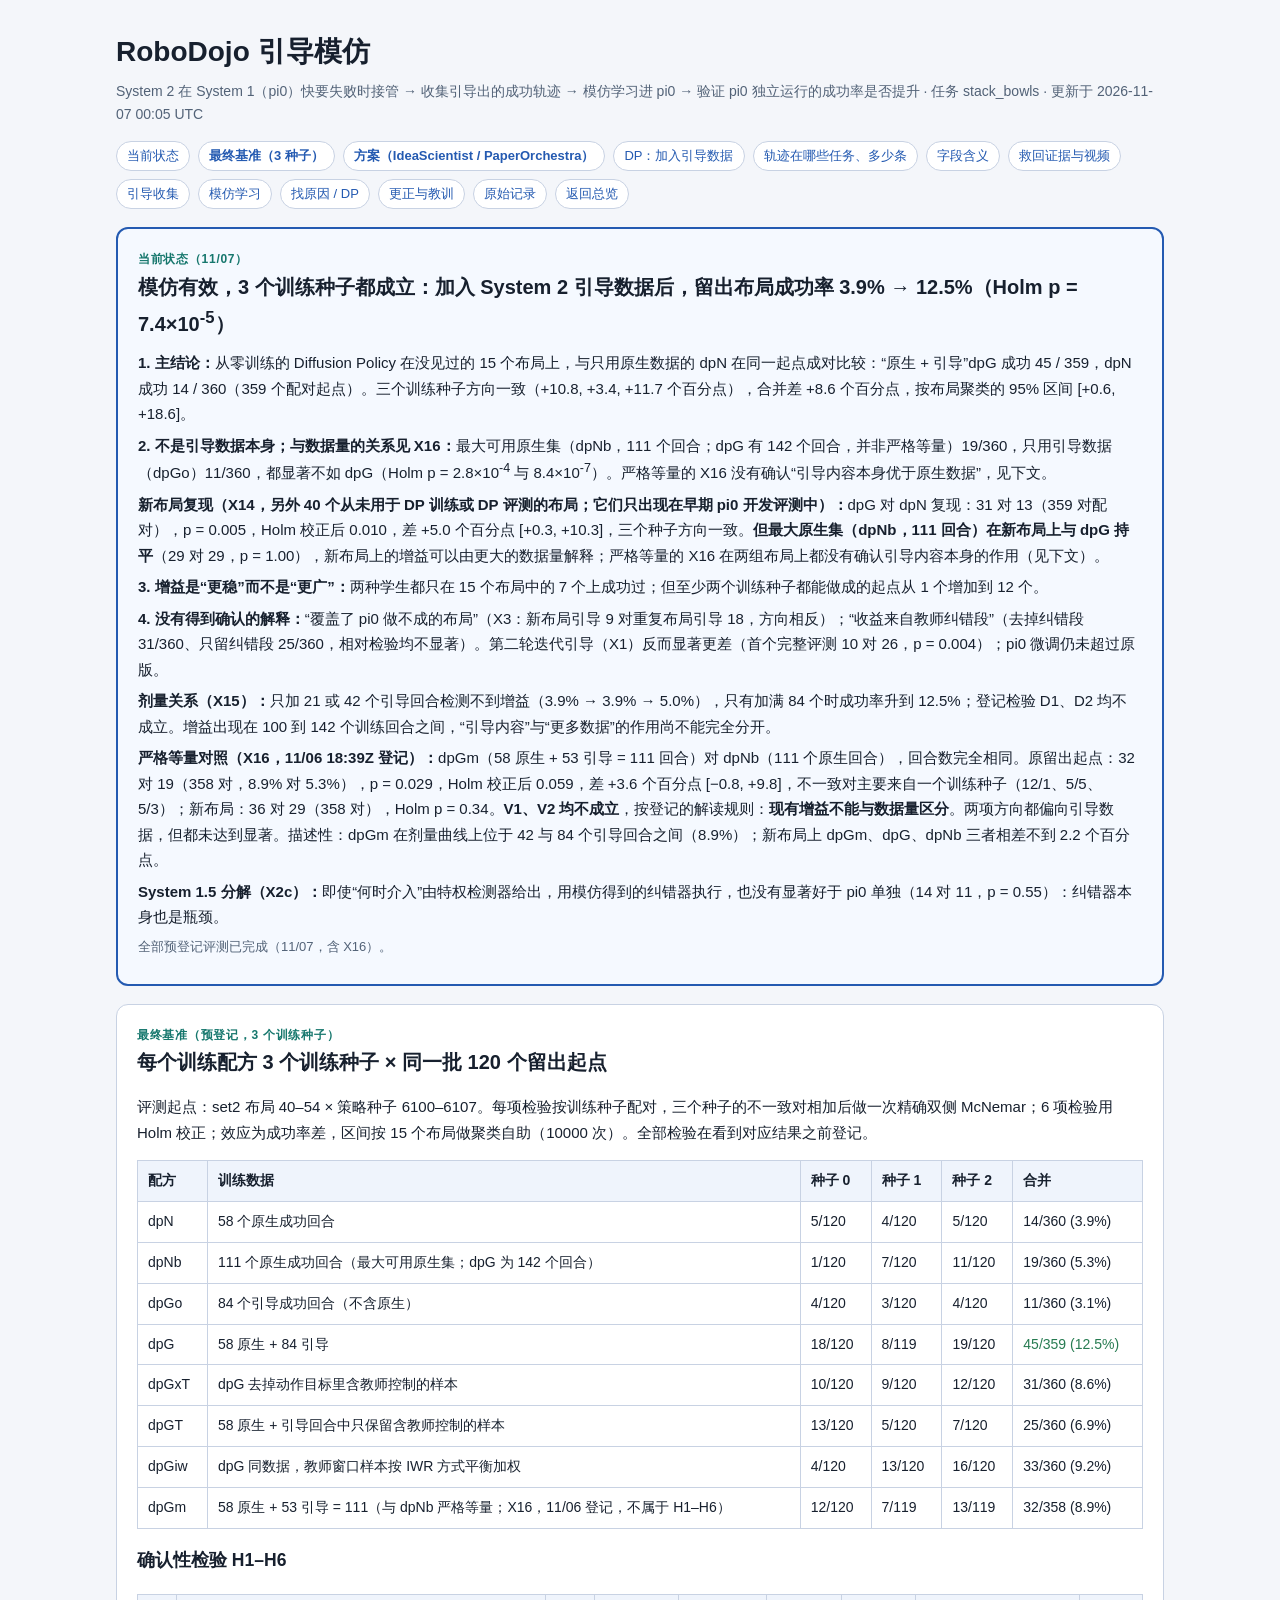
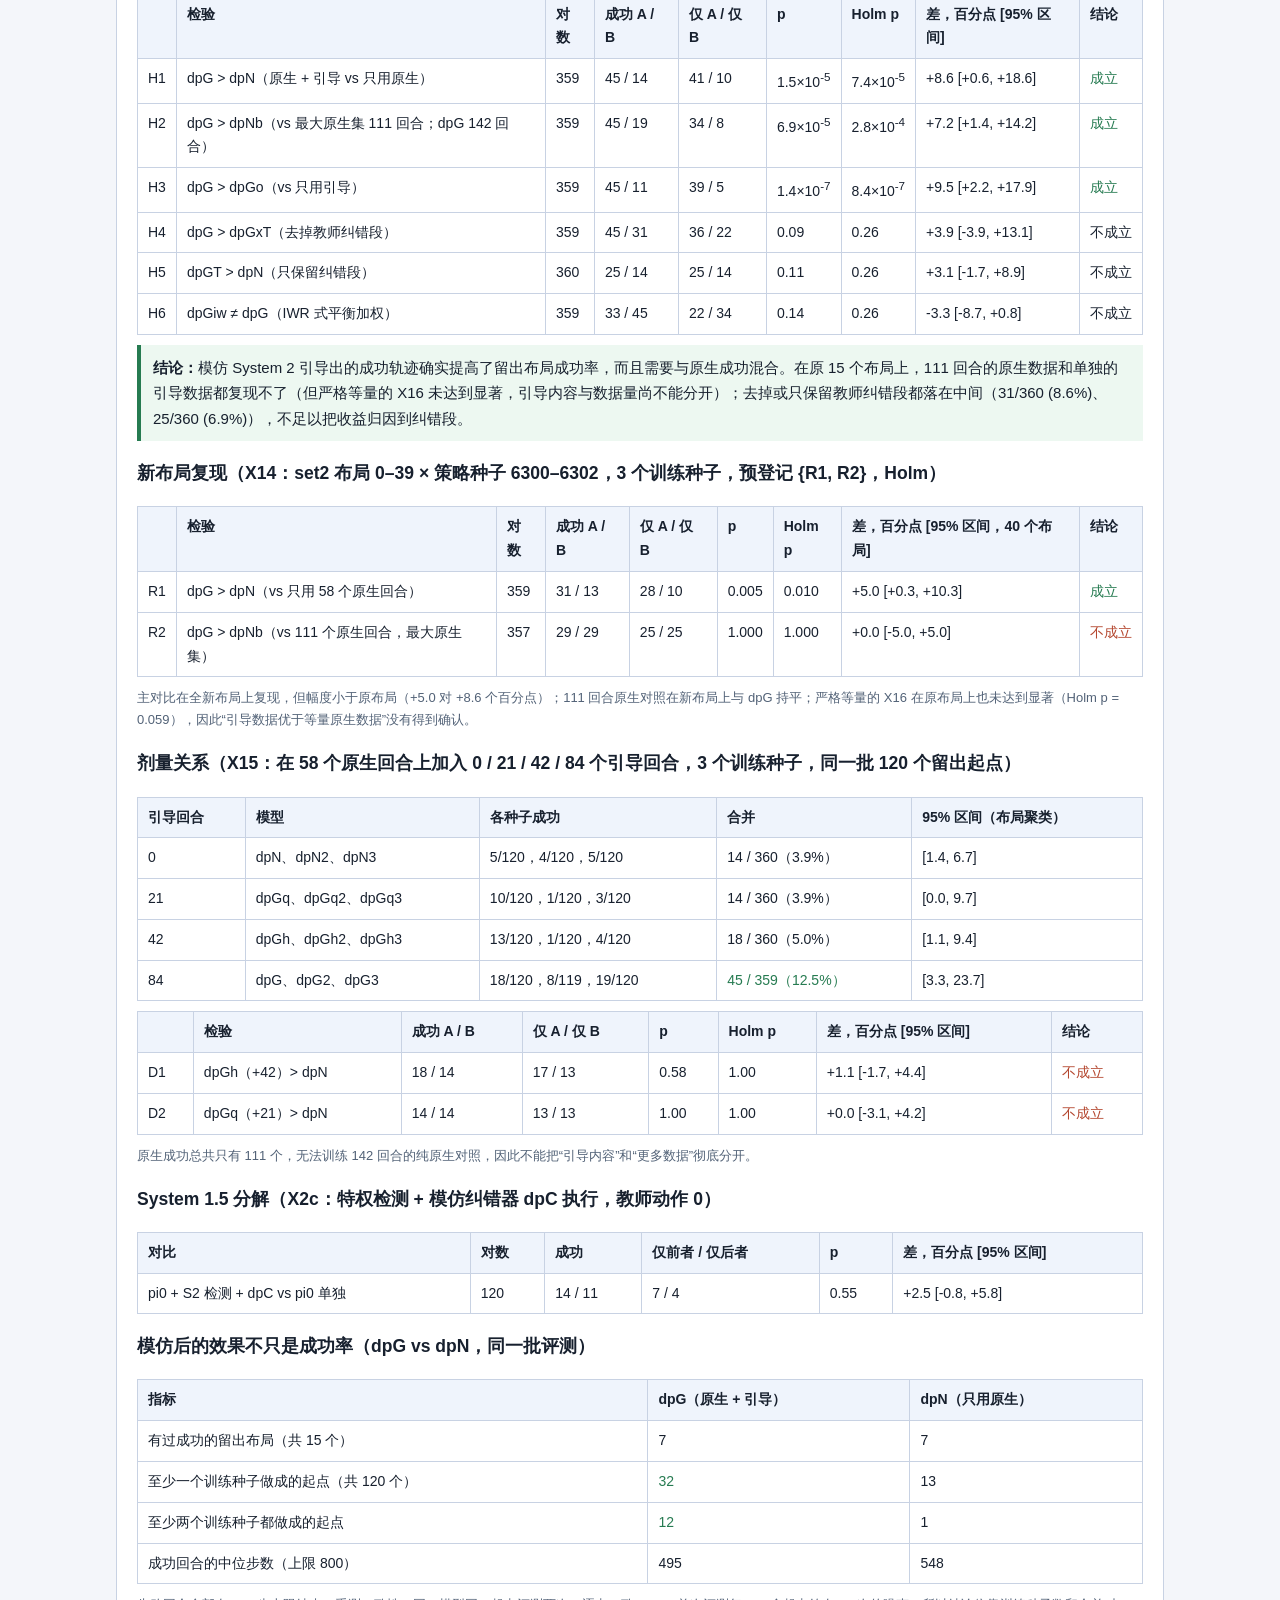
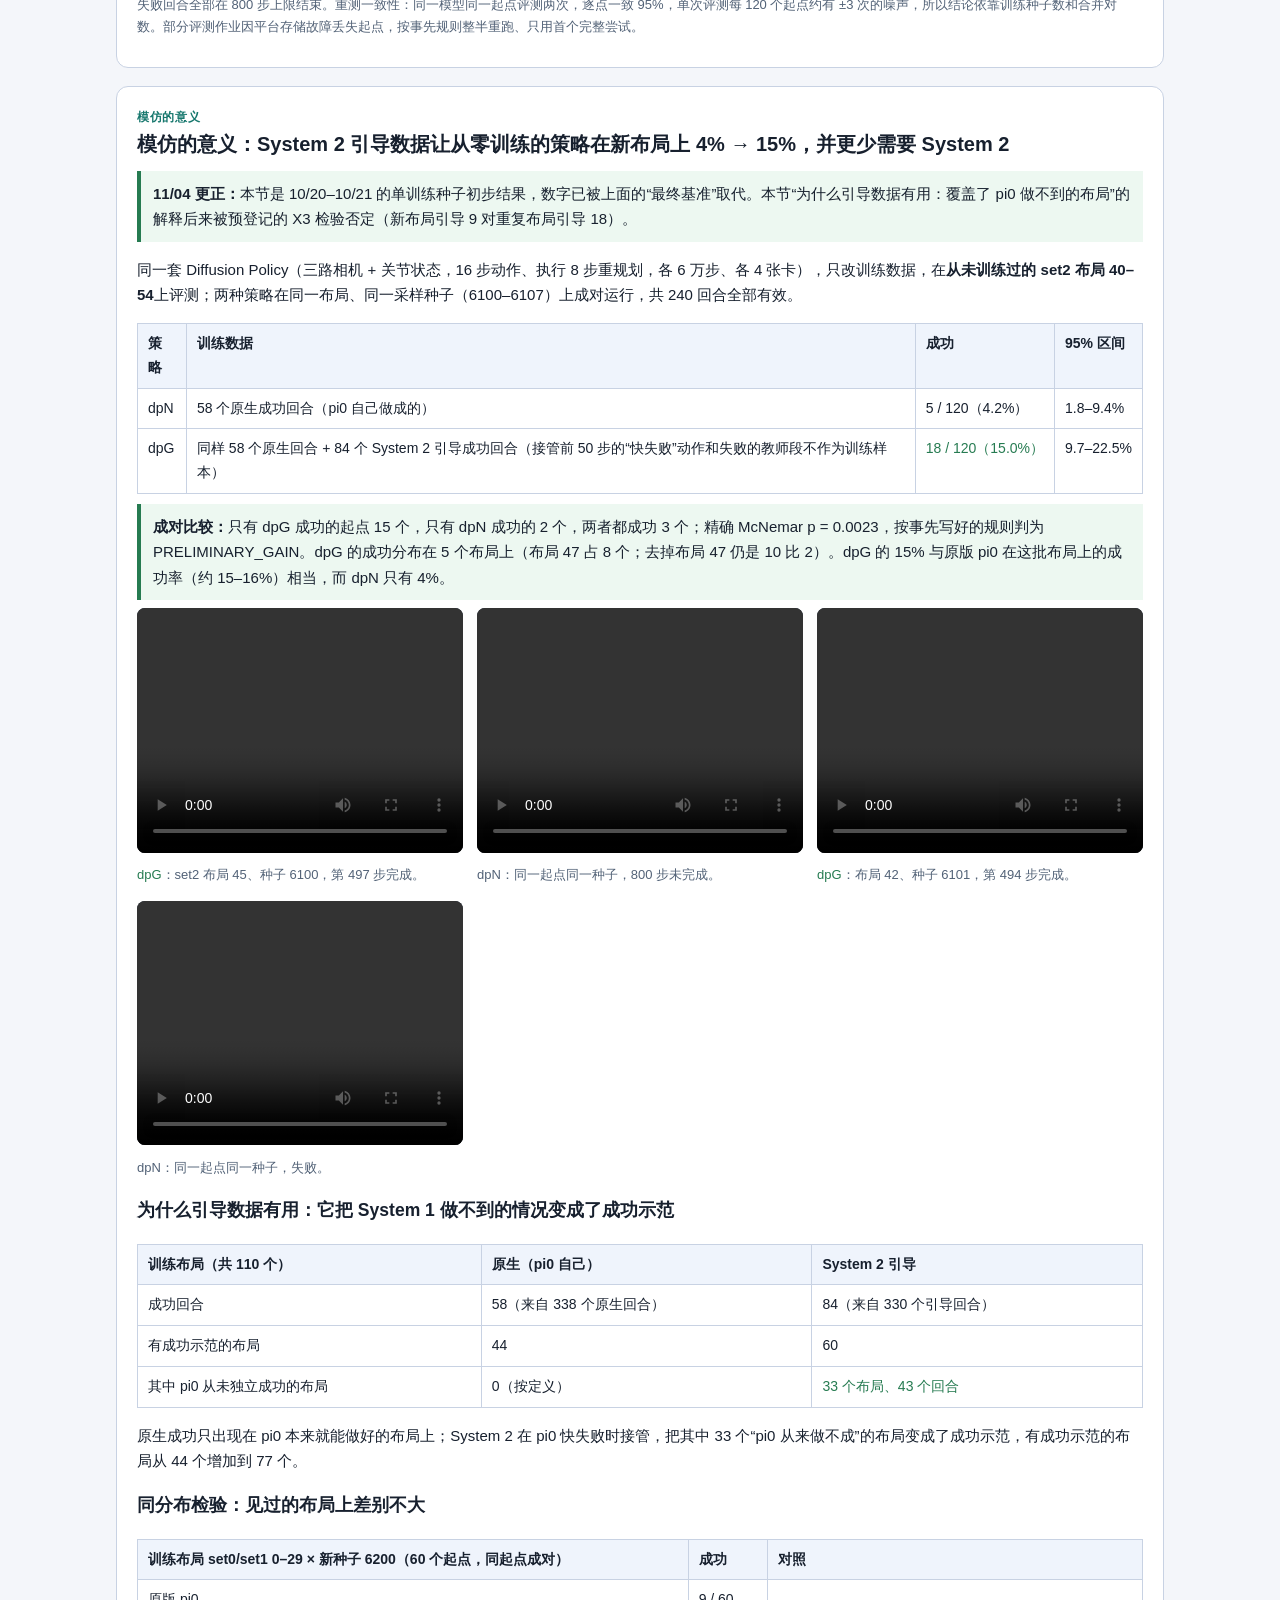
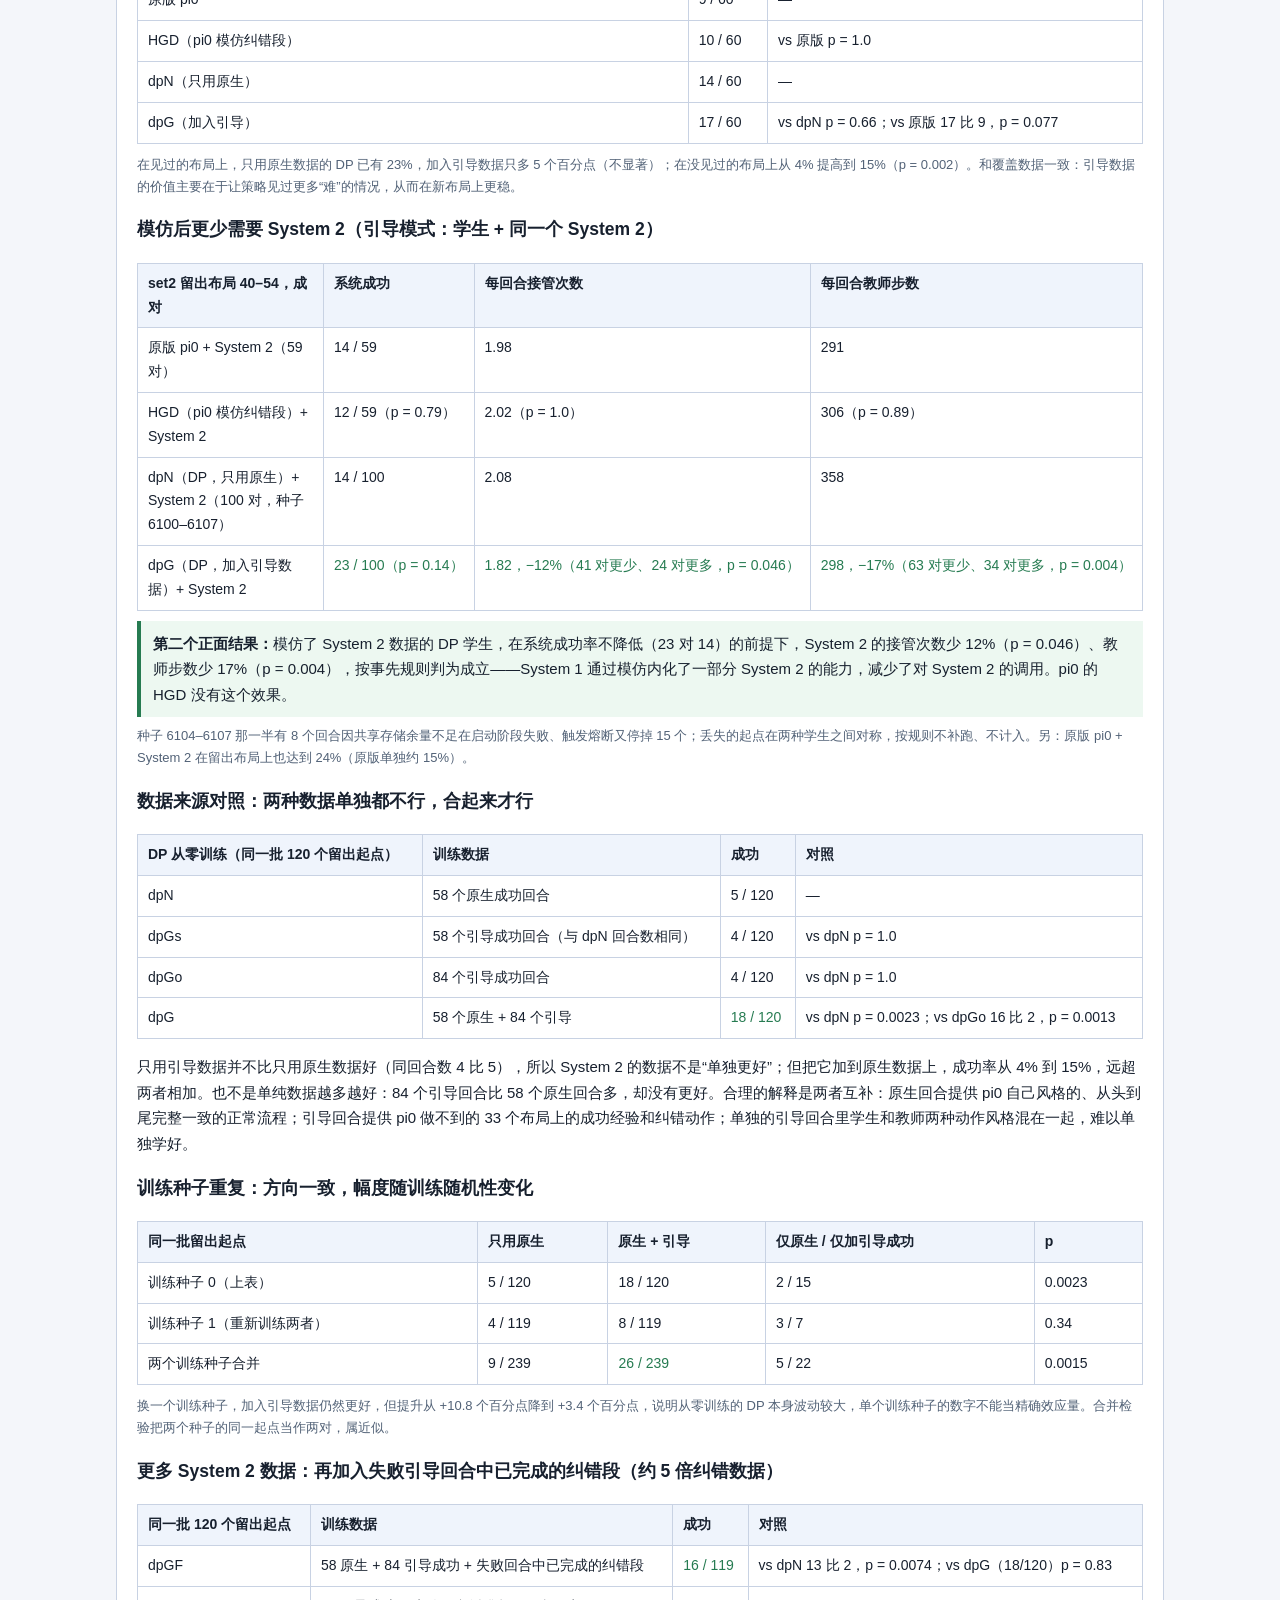
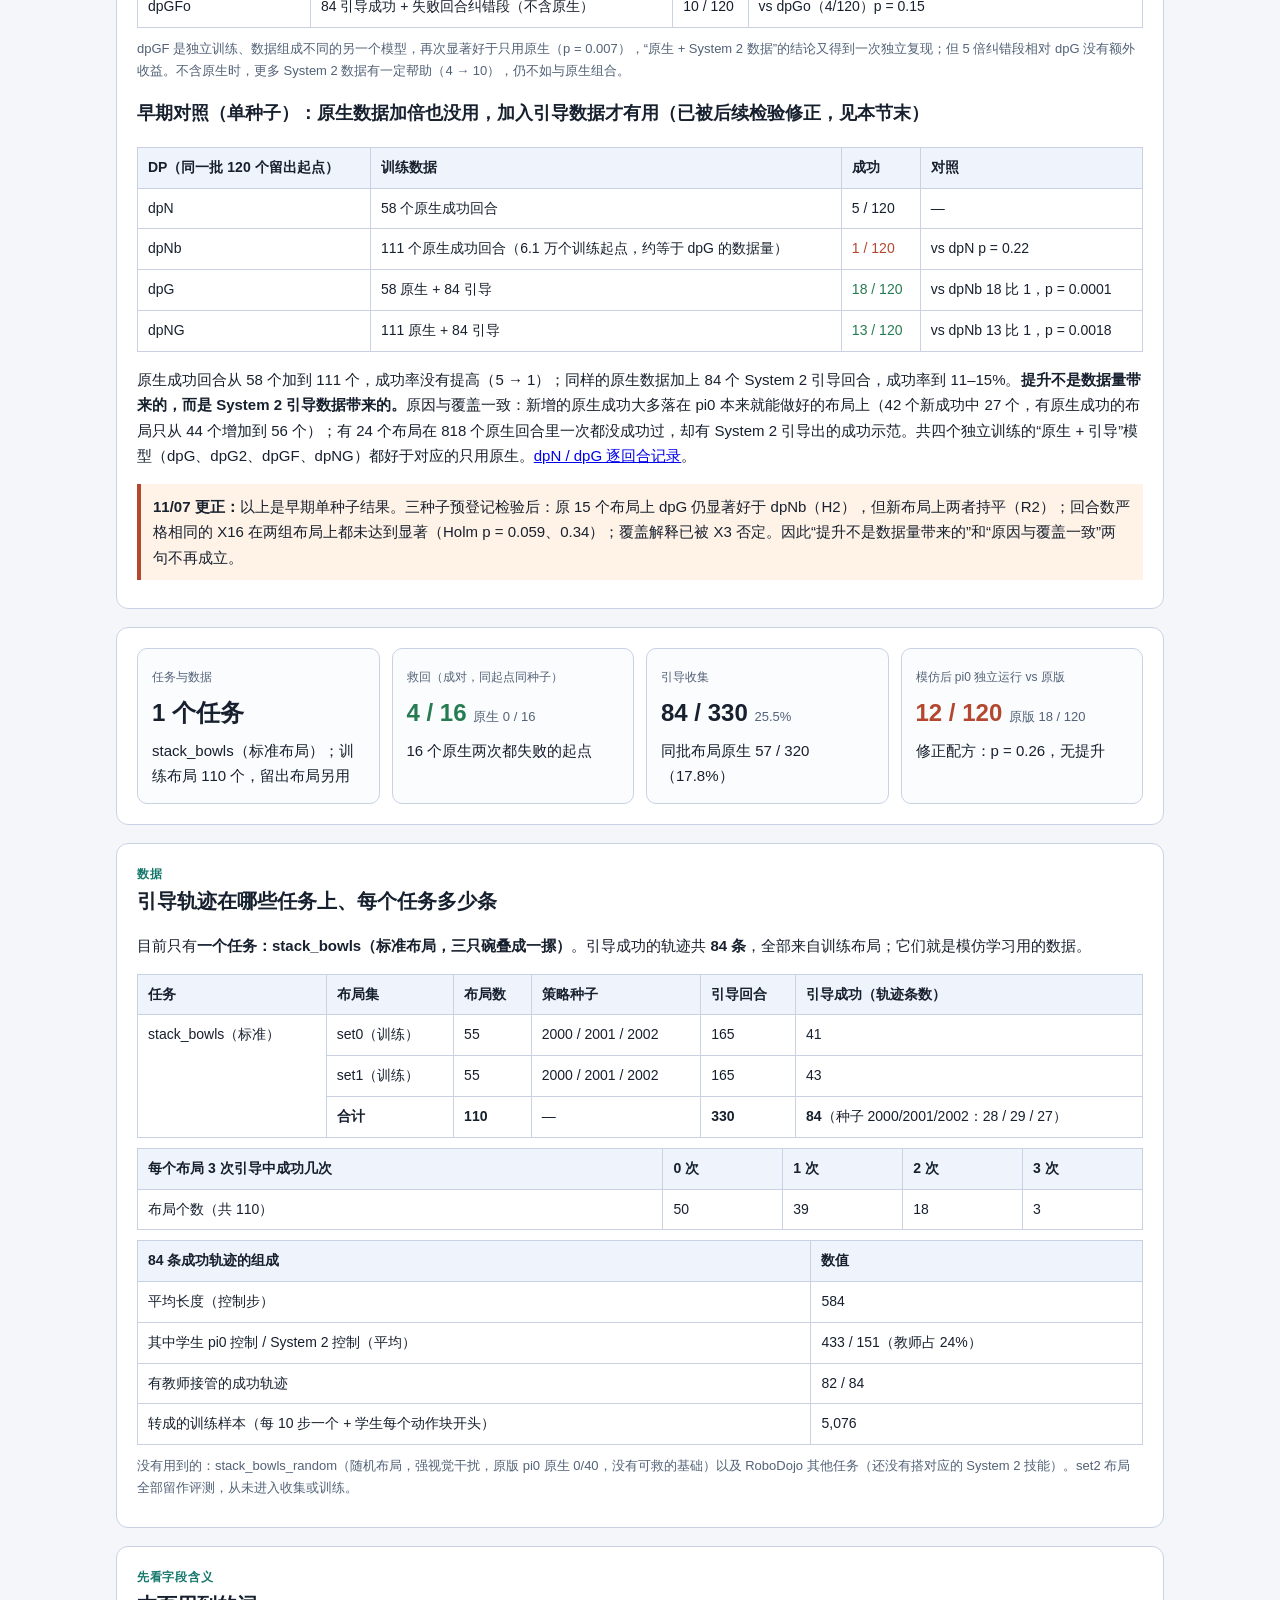
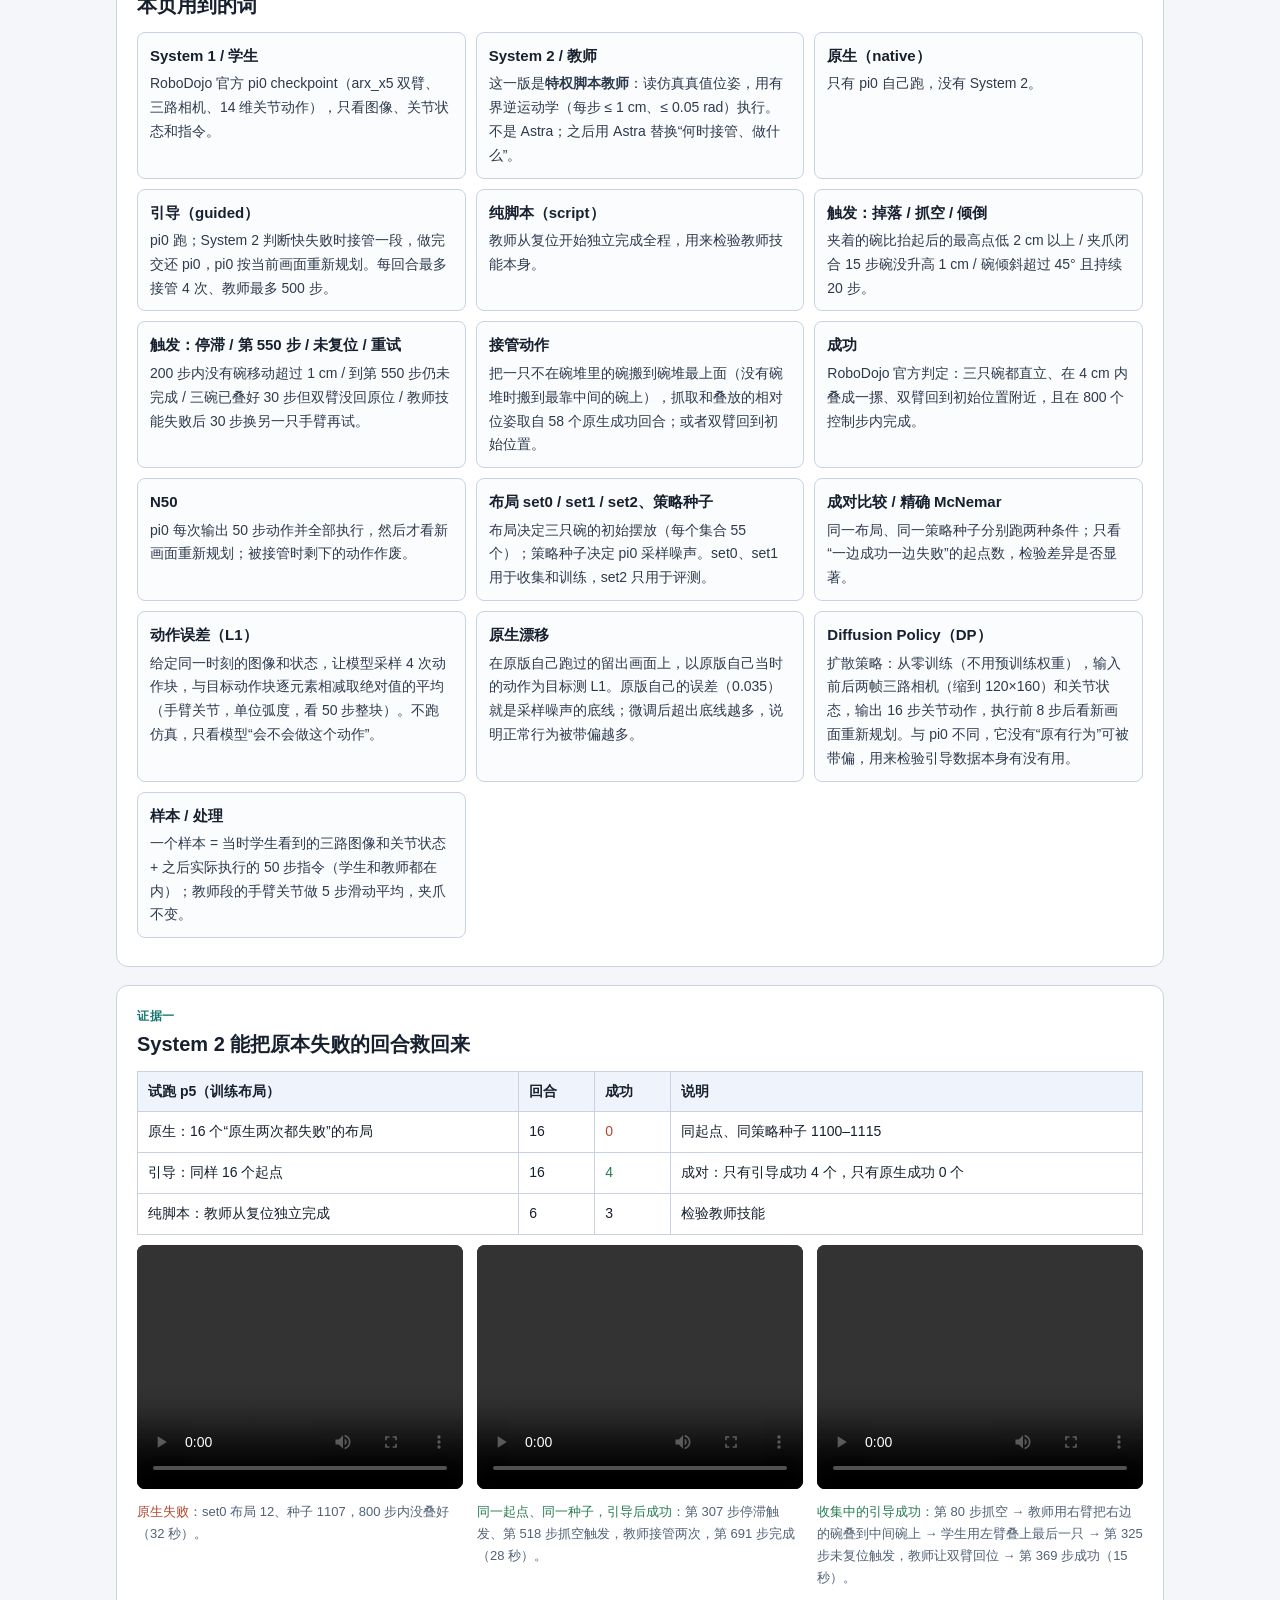
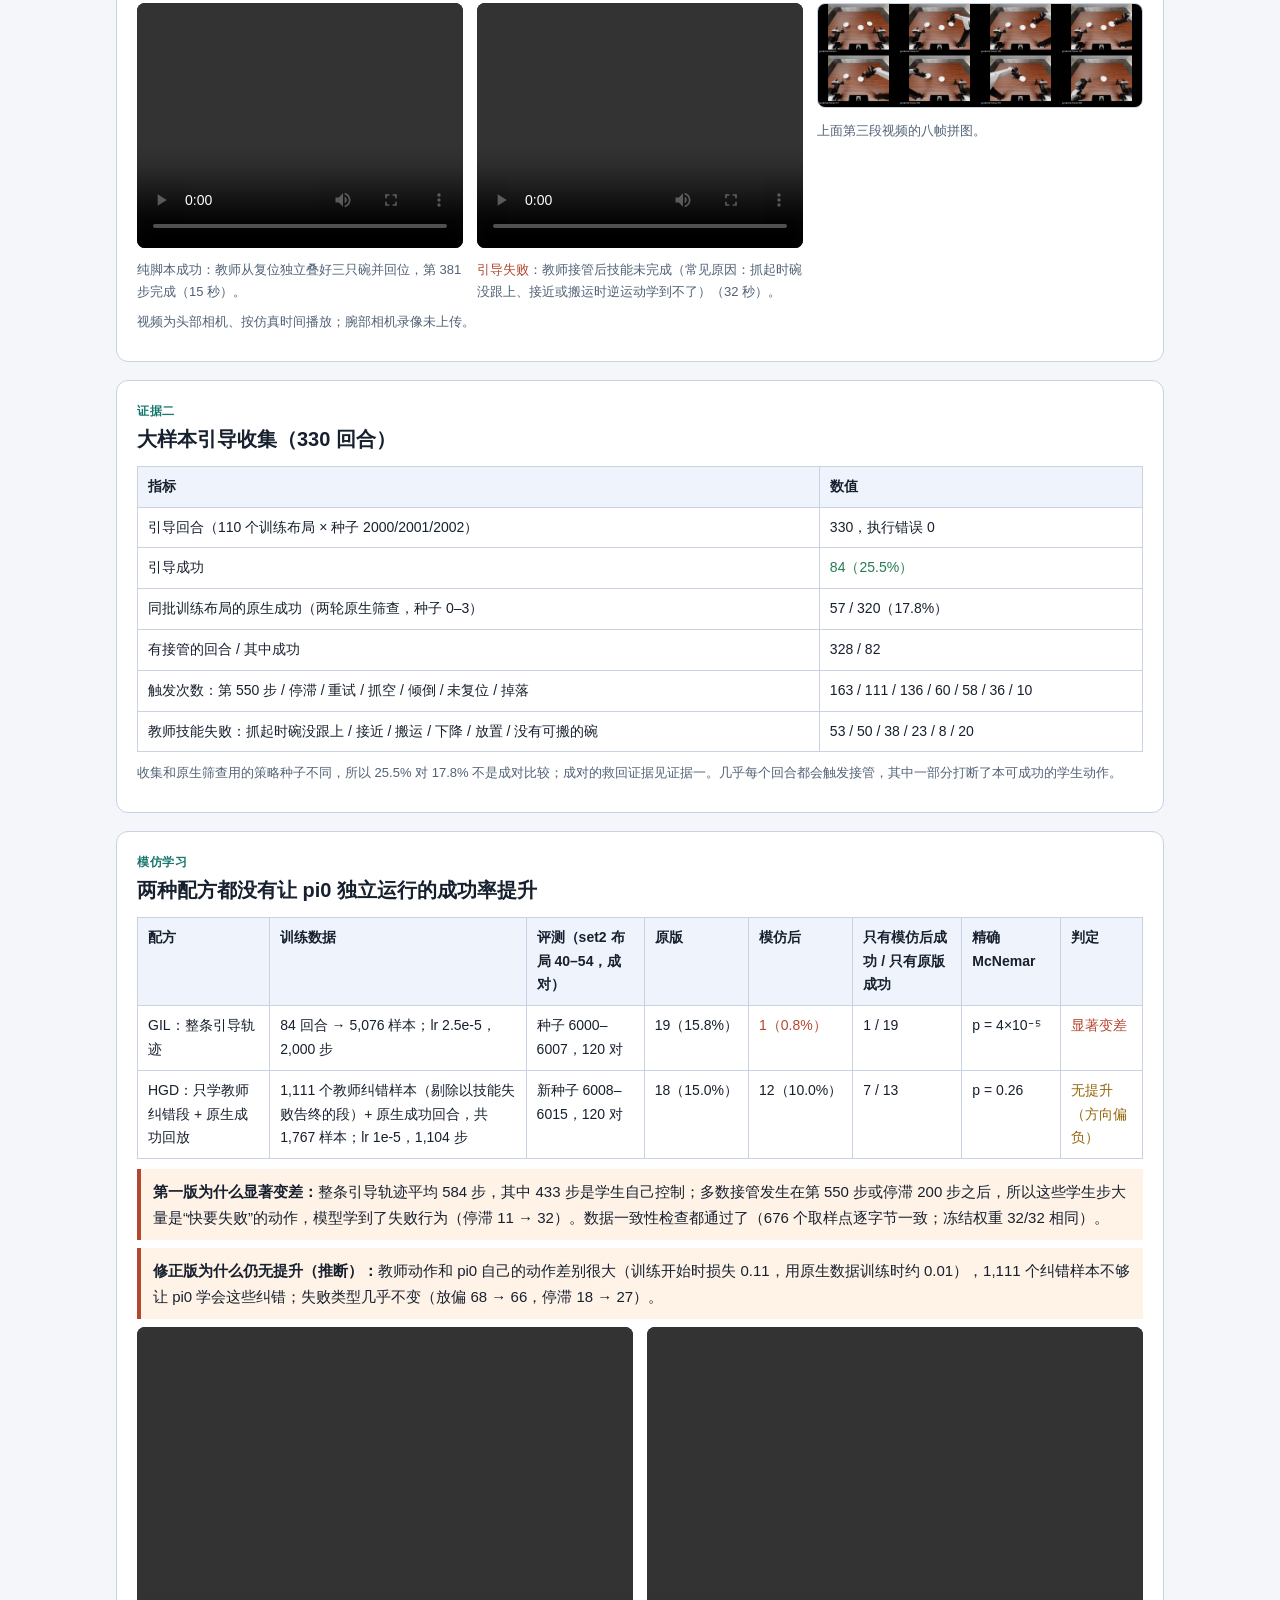
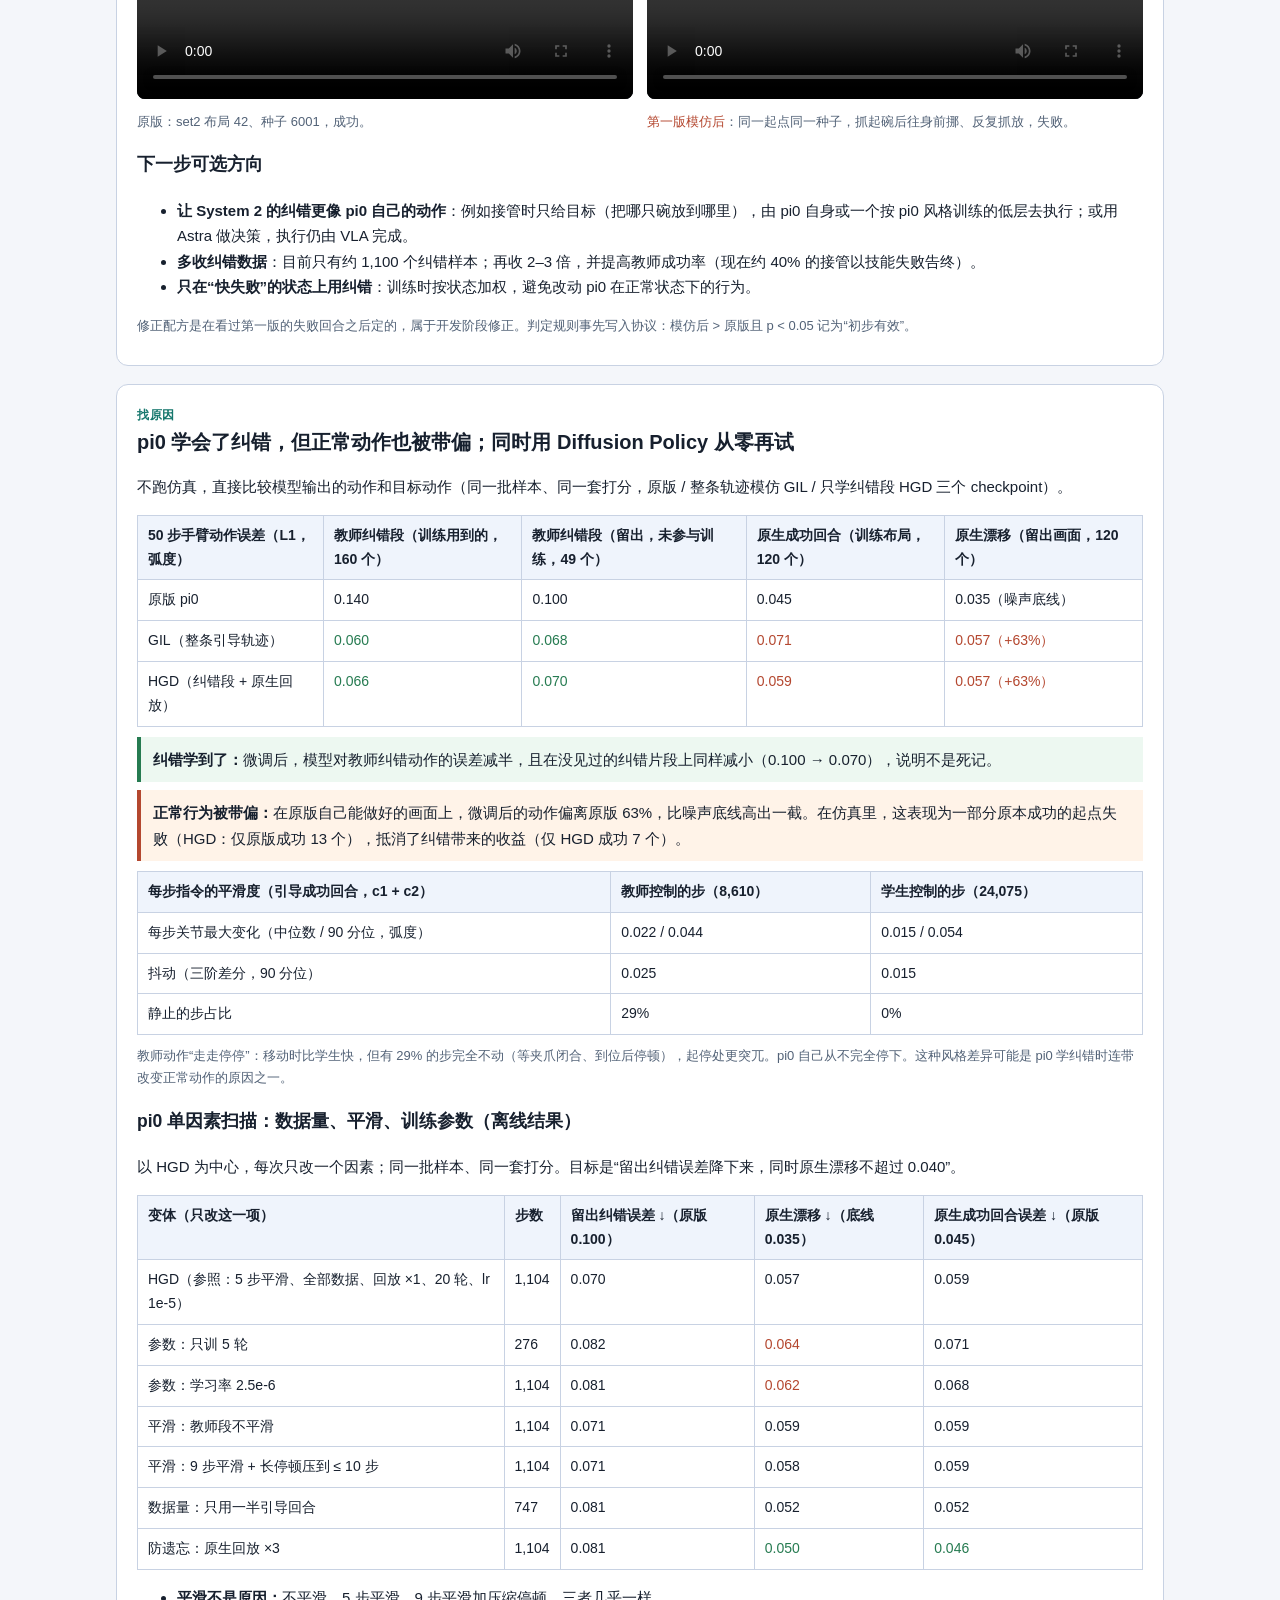
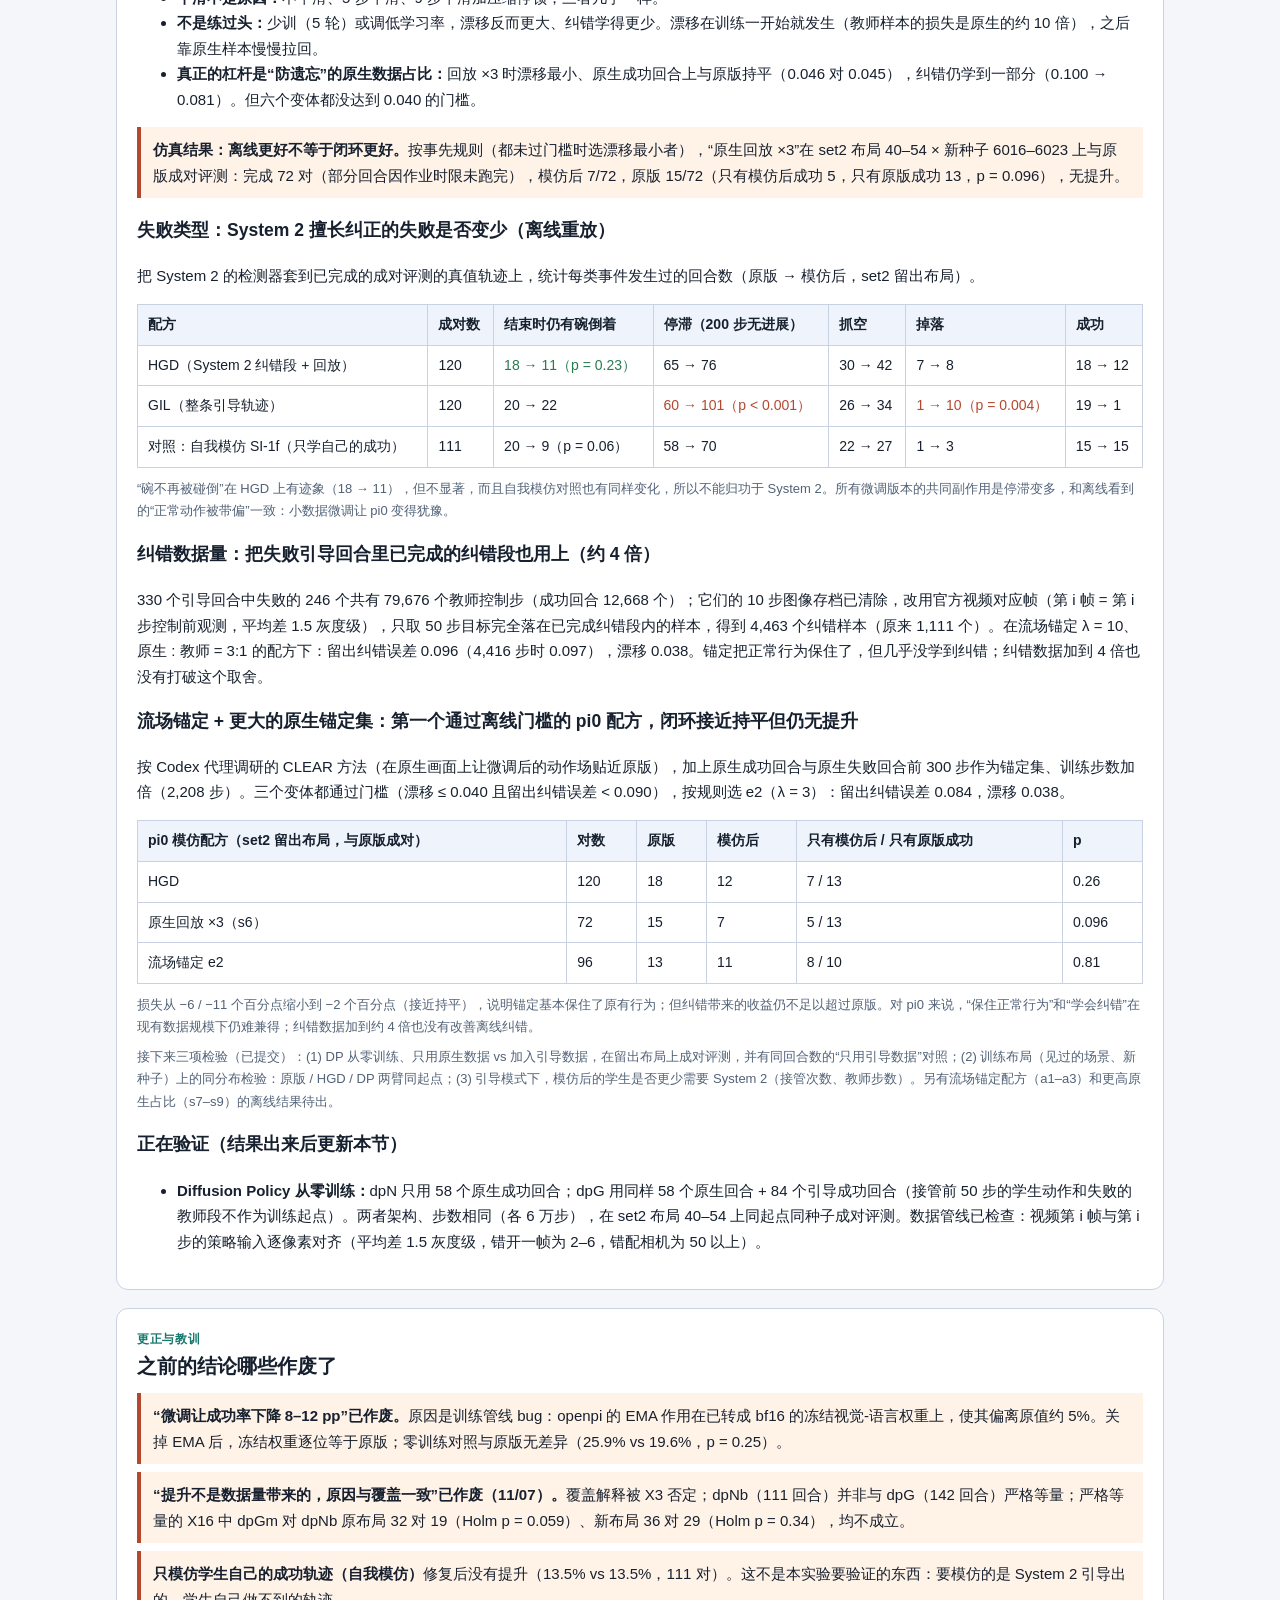
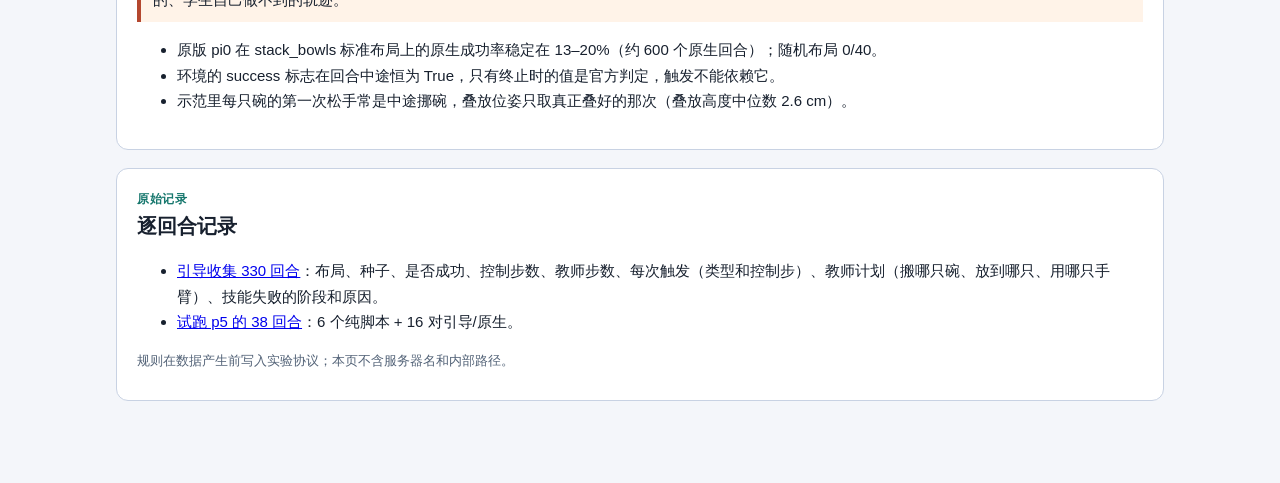
<file: robodojo_guided_il.html>
<!doctype html>
<html lang="zh-CN"><head><meta charset="utf-8"><meta name="viewport" content="width=device-width,initial-scale=1">
<meta name="robots" content="noindex,nofollow">
<title>RoboDojo 引导模仿 · ASBS</title>
<meta name="description" content="System 2 在 pi0 快失败时接管、救回失败回合，并把引导轨迹模仿进 pi0：任务、轨迹条数、成对证据、视频与逐回合记录。">
<style>
:root{--bg:#f4f6fa;--card:#fff;--ink:#17202e;--muted:#526277;--line:#c8d2e3;--head:#eff4fc;--blue:#245ab1;--teal:#16776d;--good:#267b51;--good-bg:#edf8f1;--bad:#b4472f;--bad-bg:#fff3e8;--warn:#94660c}
*{box-sizing:border-box}
body{margin:0;background:var(--bg);color:var(--ink);font:15px/1.7 -apple-system,"PingFang SC","Noto Sans SC","Microsoft YaHei",sans-serif}
main{max-width:1080px;margin:0 auto;padding:28px max(16px,env(safe-area-inset-left)) 64px max(16px,env(safe-area-inset-right))}
header h1{font-size:28px;margin:0 0 4px}
.sub{color:var(--muted);font-size:14px}
.nav{display:flex;flex-wrap:wrap;gap:8px;margin:14px 0 4px}
.nav a{font-size:13px;color:var(--blue);text-decoration:none;border:1px solid var(--line);border-radius:999px;padding:3px 10px;background:var(--card)}
.section{background:var(--card);border:1px solid var(--line);border-radius:12px;padding:20px;margin:18px 0}
.section h2{font-size:20px;margin:0 0 10px}
.kicker{display:block;font-size:12px;color:var(--teal);letter-spacing:.06em;font-weight:600}
.status{border:2px solid var(--blue);background:#f5f9ff}
.status p{margin:6px 0}
.grid{display:grid;grid-template-columns:repeat(auto-fit,minmax(220px,1fr));gap:12px}
.card{border:1px solid var(--line);border-radius:10px;padding:14px;background:#fbfcfe}
.card .small{font-size:12px;color:var(--muted)}
.card .stat{display:block;font-size:24px;font-weight:700;font-variant-numeric:tabular-nums;margin:4px 0}
.card .stat small{font-size:13px;font-weight:400;color:var(--muted)}
.good{color:var(--good)}.bad{color:var(--bad)}.warn{color:var(--warn)}
.table-wrap{overflow-x:auto;margin:10px 0}
table{width:100%;border-collapse:collapse;font-size:14px}
th,td{border:1px solid var(--line);padding:8px 10px;text-align:left;vertical-align:top}
th{background:var(--head);font-weight:600}
td.n{font-variant-numeric:tabular-nums;white-space:nowrap}
.note{font-size:13px;color:var(--muted);margin:8px 0}
.field-dictionary dl{display:grid;grid-template-columns:repeat(auto-fit,minmax(300px,1fr));gap:10px;margin:8px 0}
.field-dictionary dl>div{border:1px solid var(--line);border-radius:8px;padding:10px 12px;background:#fbfcfe}
.field-dictionary dt{font-weight:700}
.field-dictionary dd{margin:4px 0 0;color:#2d3a4c;font-size:14px}
.videos{display:grid;grid-template-columns:repeat(auto-fit,minmax(300px,1fr));gap:14px}
.videos figure{margin:0}
.videos video{width:100%;height:auto;aspect-ratio:4/3;background:#142035;border-radius:8px}
figcaption{font-size:13px;color:var(--muted);margin-top:4px}
.ok{padding:10px 12px;background:var(--good-bg);border-left:4px solid var(--good);margin:8px 0}
.fail{padding:10px 12px;background:var(--bad-bg);border-left:4px solid var(--bad);margin:8px 0}
img.montage{width:100%;border-radius:8px;border:1px solid var(--line)}
code{font-size:13px;background:#eef2f8;padding:1px 4px;border-radius:4px}
@media(max-width:700px){.section{padding:14px}th,td{font-size:12px;padding:6px}}
</style></head>
<body><main>
<header>
  <h1>RoboDojo 引导模仿</h1>
  <div class="sub">System 2 在 System 1（pi0）快要失败时接管 → 收集引导出的成功轨迹 → 模仿学习进 pi0 → 验证 pi0 独立运行的成功率是否提升 · 任务 stack_bowls · 更新于 2026-11-07 00:05 UTC</div>
  <nav class="nav"><a href="#status">当前状态</a><a href="#final"><b>最终基准（3 种子）</b></a><a href="rd_il1_plan.html"><b>方案（IdeaScientist / PaperOrchestra）</b></a><a href="#dp">DP：加入引导数据</a><a href="#trajectories">轨迹在哪些任务、多少条</a><a href="#field-dictionary">字段含义</a><a href="#rescue">救回证据与视频</a><a href="#collection">引导收集</a><a href="#imitation">模仿学习</a><a href="#diagnosis">找原因 / DP</a><a href="#history">更正与教训</a><a href="#records">原始记录</a><a href="index.html">返回总览</a></nav>
</header>

<section class="section status" id="status"><span class="kicker">当前状态（11/07）</span><h2>模仿有效，3 个训练种子都成立：加入 System 2 引导数据后，留出布局成功率 3.9% → 12.5%（Holm p = 7.4×10<sup>-5</sup>）</h2><p><b>1. 主结论：</b>从零训练的 Diffusion Policy 在没见过的 15 个布局上，与只用原生数据的 dpN 在同一起点成对比较：“原生 + 引导”dpG 成功 45 / 359，dpN 成功 14 / 360（359 个配对起点）。三个训练种子方向一致（+10.8, +3.4, +11.7 个百分点），合并差 +8.6 个百分点，按布局聚类的 95% 区间 [+0.6, +18.6]。</p><p><b>2. 不是引导数据本身；与数据量的关系见 X16：</b>最大可用原生集（dpNb，111 个回合；dpG 有 142 个回合，并非严格等量）19/360，只用引导数据（dpGo）11/360，都显著不如 dpG（Holm p = 2.8×10<sup>-4</sup> 与 8.4×10<sup>-7</sup>）。严格等量的 X16 没有确认“引导内容本身优于原生数据”，见下文。</p><p><b>新布局复现（X14，另外 40 个从未用于 DP 训练或 DP 评测的布局；它们只出现在早期 pi0 开发评测中）：</b>dpG 对 dpN 复现：31 对 13（359 对配对），p = 0.005，Holm 校正后 0.010，差 +5.0 个百分点 [+0.3, +10.3]，三个种子方向一致。<b>但最大原生集（dpNb，111 回合）在新布局上与 dpG 持平</b>（29 对 29，p = 1.00），新布局上的增益可以由更大的数据量解释；严格等量的 X16 在两组布局上都没有确认引导内容本身的作用（见下文）。</p><p><b>3. 增益是“更稳”而不是“更广”：</b>两种学生都只在 15 个布局中的 7 个上成功过；但至少两个训练种子都能做成的起点从 1 个增加到 12 个。</p><p><b>4. 没有得到确认的解释：</b>“覆盖了 pi0 做不成的布局”（X3：新布局引导 9 对重复布局引导 18，方向相反）；“收益来自教师纠错段”（去掉纠错段 31/360、只留纠错段 25/360，相对检验均不显著）。第二轮迭代引导（X1）反而显著更差（首个完整评测 10 对 26，p = 0.004）；pi0 微调仍未超过原版。</p><p><b>剂量关系（X15）：</b>只加 21 或 42 个引导回合检测不到增益（3.9% → 3.9% → 5.0%），只有加满 84 个时成功率升到 12.5%；登记检验 D1、D2 均不成立。增益出现在 100 到 142 个训练回合之间，“引导内容”与“更多数据”的作用尚不能完全分开。</p><p><b>严格等量对照（X16，11/06 18:39Z 登记）：</b>dpGm（58 原生 + 53 引导 = 111 回合）对 dpNb（111 个原生回合），回合数完全相同。原留出起点：32 对 19（358 对，8.9% 对 5.3%），p = 0.029，Holm 校正后 0.059，差 +3.6 个百分点 [−0.8, +9.8]，不一致对主要来自一个训练种子（12/1、5/5、5/3）；新布局：36 对 29（358 对），Holm p = 0.34。<b>V1、V2 均不成立</b>，按登记的解读规则：<b>现有增益不能与数据量区分</b>。两项方向都偏向引导数据，但都未达到显著。描述性：dpGm 在剂量曲线上位于 42 与 84 个引导回合之间（8.9%）；新布局上 dpGm、dpG、dpNb 三者相差不到 2.2 个百分点。</p><p><b>System 1.5 分解（X2c）：</b>即使“何时介入”由特权检测器给出，用模仿得到的纠错器执行，也没有显著好于 pi0 单独（14 对 11，p = 0.55）：纠错器本身也是瓶颈。</p><p class="note">全部预登记评测已完成（11/07，含 X16）。</p></section>

<section class="section" id="final"><span class="kicker">最终基准（预登记，3 个训练种子）</span><h2>每个训练配方 3 个训练种子 × 同一批 120 个留出起点</h2><p>评测起点：set2 布局 40–54 × 策略种子 6100–6107。每项检验按训练种子配对，三个种子的不一致对相加后做一次精确双侧 McNemar；6 项检验用 Holm 校正；效应为成功率差，区间按 15 个布局做聚类自助（10000 次）。全部检验在看到对应结果之前登记。</p><div class="table-wrap"><table><tr><th>配方</th><th>训练数据</th><th>种子 0</th><th>种子 1</th><th>种子 2</th><th>合并</th></tr><tr><td>dpN</td><td>58 个原生成功回合</td><td class="n">5/120</td><td class="n">4/120</td><td class="n">5/120</td><td class="n">14/360 (3.9%)</td></tr><tr><td>dpNb</td><td>111 个原生成功回合（最大可用原生集；dpG 为 142 个回合）</td><td class="n">1/120</td><td class="n">7/120</td><td class="n">11/120</td><td class="n">19/360 (5.3%)</td></tr><tr><td>dpGo</td><td>84 个引导成功回合（不含原生）</td><td class="n">4/120</td><td class="n">3/120</td><td class="n">4/120</td><td class="n">11/360 (3.1%)</td></tr><tr><td>dpG</td><td>58 原生 + 84 引导</td><td class="n">18/120</td><td class="n">8/119</td><td class="n">19/120</td><td class="n good">45/359 (12.5%)</td></tr><tr><td>dpGxT</td><td>dpG 去掉动作目标里含教师控制的样本</td><td class="n">10/120</td><td class="n">9/120</td><td class="n">12/120</td><td class="n">31/360 (8.6%)</td></tr><tr><td>dpGT</td><td>58 原生 + 引导回合中只保留含教师控制的样本</td><td class="n">13/120</td><td class="n">5/120</td><td class="n">7/120</td><td class="n">25/360 (6.9%)</td></tr><tr><td>dpGiw</td><td>dpG 同数据，教师窗口样本按 IWR 方式平衡加权</td><td class="n">4/120</td><td class="n">13/120</td><td class="n">16/120</td><td class="n">33/360 (9.2%)</td></tr><tr><td>dpGm</td><td>58 原生 + 53 引导 = 111（与 dpNb 严格等量；X16，11/06 登记，不属于 H1–H6）</td><td class="n">12/120</td><td class="n">7/119</td><td class="n">13/119</td><td class="n">32/358 (8.9%)</td></tr></table></div><h3>确认性检验 H1–H6</h3><div class="table-wrap"><table><tr><th></th><th>检验</th><th>对数</th><th>成功 A / B</th><th>仅 A / 仅 B</th><th>p</th><th>Holm p</th><th>差，百分点 [95% 区间]</th><th>结论</th></tr><tr><td>H1</td><td>dpG &gt; dpN（原生 + 引导 vs 只用原生）</td><td class="n">359</td><td class="n">45 / 14</td><td class="n">41 / 10</td><td class="n">1.5×10<sup>-5</sup></td><td class="n">7.4×10<sup>-5</sup></td><td class="n">+8.6 [+0.6, +18.6]</td><td class="n good">成立</td></tr><tr><td>H2</td><td>dpG &gt; dpNb（vs 最大原生集 111 回合；dpG 142 回合）</td><td class="n">359</td><td class="n">45 / 19</td><td class="n">34 / 8</td><td class="n">6.9×10<sup>-5</sup></td><td class="n">2.8×10<sup>-4</sup></td><td class="n">+7.2 [+1.4, +14.2]</td><td class="n good">成立</td></tr><tr><td>H3</td><td>dpG &gt; dpGo（vs 只用引导）</td><td class="n">359</td><td class="n">45 / 11</td><td class="n">39 / 5</td><td class="n">1.4×10<sup>-7</sup></td><td class="n">8.4×10<sup>-7</sup></td><td class="n">+9.5 [+2.2, +17.9]</td><td class="n good">成立</td></tr><tr><td>H4</td><td>dpG &gt; dpGxT（去掉教师纠错段）</td><td class="n">359</td><td class="n">45 / 31</td><td class="n">36 / 22</td><td class="n">0.09</td><td class="n">0.26</td><td class="n">+3.9 [-3.9, +13.1]</td><td class="n ">不成立</td></tr><tr><td>H5</td><td>dpGT &gt; dpN（只保留纠错段）</td><td class="n">360</td><td class="n">25 / 14</td><td class="n">25 / 14</td><td class="n">0.11</td><td class="n">0.26</td><td class="n">+3.1 [-1.7, +8.9]</td><td class="n ">不成立</td></tr><tr><td>H6</td><td>dpGiw ≠ dpG（IWR 式平衡加权）</td><td class="n">359</td><td class="n">33 / 45</td><td class="n">22 / 34</td><td class="n">0.14</td><td class="n">0.26</td><td class="n">-3.3 [-8.7, +0.8]</td><td class="n ">不成立</td></tr></table></div><div class="ok"><b>结论：</b>模仿 System 2 引导出的成功轨迹确实提高了留出布局成功率，而且需要与原生成功混合。在原 15 个布局上，111 回合的原生数据和单独的引导数据都复现不了（但严格等量的 X16 未达到显著，引导内容与数据量尚不能分开）；去掉或只保留教师纠错段都落在中间（31/360 (8.6%)、25/360 (6.9%)），不足以把收益归因到纠错段。</div><h3>新布局复现（X14：set2 布局 0–39 × 策略种子 6300–6302，3 个训练种子，预登记 {R1, R2}，Holm）</h3><div class="table-wrap"><table><tr><th></th><th>检验</th><th>对数</th><th>成功 A / B</th><th>仅 A / 仅 B</th><th>p</th><th>Holm p</th><th>差，百分点 [95% 区间，40 个布局]</th><th>结论</th></tr><tr><td>R1</td><td>dpG &gt; dpN（vs 只用 58 个原生回合）</td><td class="n">359</td><td class="n">31 / 13</td><td class="n">28 / 10</td><td class="n">0.005</td><td class="n">0.010</td><td class="n">+5.0 [+0.3, +10.3]</td><td class="n good">成立</td></tr><tr><td>R2</td><td>dpG &gt; dpNb（vs 111 个原生回合，最大原生集）</td><td class="n">357</td><td class="n">29 / 29</td><td class="n">25 / 25</td><td class="n">1.000</td><td class="n">1.000</td><td class="n">+0.0 [-5.0, +5.0]</td><td class="n bad">不成立</td></tr></table></div><p class="note">主对比在全新布局上复现，但幅度小于原布局（+5.0 对 +8.6 个百分点）；111 回合原生对照在新布局上与 dpG 持平；严格等量的 X16 在原布局上也未达到显著（Holm p = 0.059），因此“引导数据优于等量原生数据”没有得到确认。</p><h3>剂量关系（X15：在 58 个原生回合上加入 0 / 21 / 42 / 84 个引导回合，3 个训练种子，同一批 120 个留出起点）</h3><div class="table-wrap"><table><tr><th>引导回合</th><th>模型</th><th>各种子成功</th><th>合并</th><th>95% 区间（布局聚类）</th></tr><tr><td class="n">0</td><td>dpN、dpN2、dpN3</td><td class="n">5/120，4/120，5/120</td><td class="n">14 / 360（3.9%）</td><td class="n">[1.4, 6.7]</td></tr><tr><td class="n">21</td><td>dpGq、dpGq2、dpGq3</td><td class="n">10/120，1/120，3/120</td><td class="n">14 / 360（3.9%）</td><td class="n">[0.0, 9.7]</td></tr><tr><td class="n">42</td><td>dpGh、dpGh2、dpGh3</td><td class="n">13/120，1/120，4/120</td><td class="n">18 / 360（5.0%）</td><td class="n">[1.1, 9.4]</td></tr><tr><td class="n">84</td><td>dpG、dpG2、dpG3</td><td class="n">18/120，8/119，19/120</td><td class="n good">45 / 359（12.5%）</td><td class="n">[3.3, 23.7]</td></tr></table></div><div class="table-wrap"><table><tr><th></th><th>检验</th><th>成功 A / B</th><th>仅 A / 仅 B</th><th>p</th><th>Holm p</th><th>差，百分点 [95% 区间]</th><th>结论</th></tr><tr><td>D1</td><td>dpGh（+42）&gt; dpN</td><td class="n">18 / 14</td><td class="n">17 / 13</td><td class="n">0.58</td><td class="n">1.00</td><td class="n">+1.1 [-1.7, +4.4]</td><td class="n bad">不成立</td></tr><tr><td>D2</td><td>dpGq（+21）&gt; dpN</td><td class="n">14 / 14</td><td class="n">13 / 13</td><td class="n">1.00</td><td class="n">1.00</td><td class="n">+0.0 [-3.1, +4.2]</td><td class="n bad">不成立</td></tr></table></div><p class="note">原生成功总共只有 111 个，无法训练 142 回合的纯原生对照，因此不能把“引导内容”和“更多数据”彻底分开。</p><h3>System 1.5 分解（X2c：特权检测 + 模仿纠错器 dpC 执行，教师动作 0）</h3><div class="table-wrap"><table><tr><th>对比</th><th>对数</th><th>成功</th><th>仅前者 / 仅后者</th><th>p</th><th>差，百分点 [95% 区间]</th></tr><tr><td>pi0 + S2 检测 + dpC vs pi0 单独</td><td class="n">120</td><td class="n">14 / 11</td><td class="n">7 / 4</td><td class="n">0.55</td><td class="n">+2.5 [-0.8, +5.8]</td></tr></table></div><h3>模仿后的效果不只是成功率（dpG vs dpN，同一批评测）</h3><div class="table-wrap"><table><tr><th>指标</th><th>dpG（原生 + 引导）</th><th>dpN（只用原生）</th></tr><tr><td>有过成功的留出布局（共 15 个）</td><td class="n">7</td><td class="n">7</td></tr><tr><td>至少一个训练种子做成的起点（共 120 个）</td><td class="n good">32</td><td class="n">13</td></tr><tr><td>至少两个训练种子都做成的起点</td><td class="n good">12</td><td class="n">1</td></tr><tr><td>成功回合的中位步数（上限 800）</td><td class="n">495</td><td class="n">548</td></tr></table></div><p class="note">失败回合全部在 800 步上限结束。重测一致性：同一模型同一起点评测两次，逐点一致 95%，单次评测每 120 个起点约有 ±3 次的噪声，所以结论依靠训练种子数和合并对数。部分评测作业因平台存储故障丢失起点，按事先规则整半重跑、只用首个完整尝试。</p></section>

<section class="section" id="dp"><span class="kicker">模仿的意义</span><h2>模仿的意义：System 2 引导数据让从零训练的策略在新布局上 4% → 15%，并更少需要 System 2</h2><div class="ok"><b>11/04 更正：</b>本节是 10/20–10/21 的单训练种子初步结果，数字已被上面的“最终基准”取代。本节“为什么引导数据有用：覆盖了 pi0 做不到的布局”的解释后来被预登记的 X3 检验否定（新布局引导 9 对重复布局引导 18）。</div><p>同一套 Diffusion Policy（三路相机 + 关节状态，16 步动作、执行 8 步重规划，各 6 万步、各 4 张卡），只改训练数据，在<b>从未训练过的 set2 布局 40–54</b>上评测；两种策略在同一布局、同一采样种子（6100–6107）上成对运行，共 240 回合全部有效。</p>
<div class="table-wrap"><table><tr><th>策略</th><th>训练数据</th><th>成功</th><th>95% 区间</th></tr>
<tr><td>dpN</td><td>58 个原生成功回合（pi0 自己做成的）</td><td class="n">5 / 120（4.2%）</td><td class="n">1.8–9.4%</td></tr>
<tr><td>dpG</td><td>同样 58 个原生回合 + 84 个 System 2 引导成功回合（接管前 50 步的“快失败”动作和失败的教师段不作为训练样本）</td><td class="n good">18 / 120（15.0%）</td><td class="n">9.7–22.5%</td></tr></table></div>
<div class="ok"><b>成对比较：</b>只有 dpG 成功的起点 15 个，只有 dpN 成功的 2 个，两者都成功 3 个；精确 McNemar p = 0.0023，按事先写好的规则判为 PRELIMINARY_GAIN。dpG 的成功分布在 5 个布局上（布局 47 占 8 个；去掉布局 47 仍是 10 比 2）。dpG 的 15% 与原版 pi0 在这批布局上的成功率（约 15–16%）相当，而 dpN 只有 4%。</div>
<div class="videos"><figure><video controls preload="metadata" src="rd/media/dpG_ok_l0045_s6100.mp4"></video><figcaption><span class="good">dpG</span>：set2 布局 45、种子 6100，第 497 步完成。</figcaption></figure><figure><video controls preload="metadata" src="rd/media/dpN_fail_l0045_s6100.mp4"></video><figcaption>dpN：同一起点同一种子，800 步未完成。</figcaption></figure><figure><video controls preload="metadata" src="rd/media/dpG_ok_l0042_s6101.mp4"></video><figcaption><span class="good">dpG</span>：布局 42、种子 6101，第 494 步完成。</figcaption></figure><figure><video controls preload="metadata" src="rd/media/dpN_fail_l0042_s6101.mp4"></video><figcaption>dpN：同一起点同一种子，失败。</figcaption></figure></div>
<h3>为什么引导数据有用：它把 System 1 做不到的情况变成了成功示范</h3>
<div class="table-wrap"><table><tr><th>训练布局（共 110 个）</th><th>原生（pi0 自己）</th><th>System 2 引导</th></tr>
<tr><td>成功回合</td><td class="n">58（来自 338 个原生回合）</td><td class="n">84（来自 330 个引导回合）</td></tr>
<tr><td>有成功示范的布局</td><td class="n">44</td><td class="n">60</td></tr>
<tr><td>其中 pi0 从未独立成功的布局</td><td class="n">0（按定义）</td><td class="n good">33 个布局、43 个回合</td></tr></table></div>
<p>原生成功只出现在 pi0 本来就能做好的布局上；System 2 在 pi0 快失败时接管，把其中 33 个“pi0 从来做不成”的布局变成了成功示范，有成功示范的布局从 44 个增加到 77 个。</p>
<h3>同分布检验：见过的布局上差别不大</h3>
<div class="table-wrap"><table><tr><th>训练布局 set0/set1 0–29 × 新种子 6200（60 个起点，同起点成对）</th><th>成功</th><th>对照</th></tr>
<tr><td>原版 pi0</td><td class="n">9 / 60</td><td>—</td></tr>
<tr><td>HGD（pi0 模仿纠错段）</td><td class="n">10 / 60</td><td>vs 原版 p = 1.0</td></tr>
<tr><td>dpN（只用原生）</td><td class="n">14 / 60</td><td>—</td></tr>
<tr><td>dpG（加入引导）</td><td class="n">17 / 60</td><td>vs dpN p = 0.66；vs 原版 17 比 9，p = 0.077</td></tr></table></div>
<p class="note">在见过的布局上，只用原生数据的 DP 已有 23%，加入引导数据只多 5 个百分点（不显著）；在没见过的布局上从 4% 提高到 15%（p = 0.002）。和覆盖数据一致：引导数据的价值主要在于让策略见过更多“难”的情况，从而在新布局上更稳。</p><h3>模仿后更少需要 System 2（引导模式：学生 + 同一个 System 2）</h3>
<div class="table-wrap"><table><tr><th>set2 留出布局 40–54，成对</th><th>系统成功</th><th>每回合接管次数</th><th>每回合教师步数</th></tr>
<tr><td>原版 pi0 + System 2（59 对）</td><td class="n">14 / 59</td><td class="n">1.98</td><td class="n">291</td></tr>
<tr><td>HGD（pi0 模仿纠错段）+ System 2</td><td class="n">12 / 59（p = 0.79）</td><td class="n">2.02（p = 1.0）</td><td class="n">306（p = 0.89）</td></tr>
<tr><td>dpN（DP，只用原生）+ System 2（100 对，种子 6100–6107）</td><td class="n">14 / 100</td><td class="n">2.08</td><td class="n">358</td></tr>
<tr><td>dpG（DP，加入引导数据）+ System 2</td><td class="n good">23 / 100（p = 0.14）</td><td class="n good">1.82，−12%（41 对更少、24 对更多，p = 0.046）</td><td class="n good">298，−17%（63 对更少、34 对更多，p = 0.004）</td></tr></table></div>
<div class="ok"><b>第二个正面结果：</b>模仿了 System 2 数据的 DP 学生，在系统成功率不降低（23 对 14）的前提下，System 2 的接管次数少 12%（p = 0.046）、教师步数少 17%（p = 0.004），按事先规则判为成立——System 1 通过模仿内化了一部分 System 2 的能力，减少了对 System 2 的调用。pi0 的 HGD 没有这个效果。</div>
<p class="note">种子 6104–6107 那一半有 8 个回合因共享存储余量不足在启动阶段失败、触发熔断又停掉 15 个；丢失的起点在两种学生之间对称，按规则不补跑、不计入。另：原版 pi0 + System 2 在留出布局上也达到 24%（原版单独约 15%）。</p>
<h3>数据来源对照：两种数据单独都不行，合起来才行</h3>
<div class="table-wrap"><table><tr><th>DP 从零训练（同一批 120 个留出起点）</th><th>训练数据</th><th>成功</th><th>对照</th></tr>
<tr><td>dpN</td><td>58 个原生成功回合</td><td class="n">5 / 120</td><td>—</td></tr>
<tr><td>dpGs</td><td>58 个引导成功回合（与 dpN 回合数相同）</td><td class="n">4 / 120</td><td>vs dpN p = 1.0</td></tr>
<tr><td>dpGo</td><td>84 个引导成功回合</td><td class="n">4 / 120</td><td>vs dpN p = 1.0</td></tr>
<tr><td>dpG</td><td>58 个原生 + 84 个引导</td><td class="n good">18 / 120</td><td>vs dpN p = 0.0023；vs dpGo 16 比 2，p = 0.0013</td></tr></table></div>
<p>只用引导数据并不比只用原生数据好（同回合数 4 比 5），所以 System 2 的数据不是“单独更好”；但把它加到原生数据上，成功率从 4% 到 15%，远超两者相加。也不是单纯数据越多越好：84 个引导回合比 58 个原生回合多，却没有更好。合理的解释是两者互补：原生回合提供 pi0 自己风格的、从头到尾完整一致的正常流程；引导回合提供 pi0 做不到的 33 个布局上的成功经验和纠错动作；单独的引导回合里学生和教师两种动作风格混在一起，难以单独学好。</p>
<h3>训练种子重复：方向一致，幅度随训练随机性变化</h3>
<div class="table-wrap"><table><tr><th>同一批留出起点</th><th>只用原生</th><th>原生 + 引导</th><th>仅原生 / 仅加引导成功</th><th>p</th></tr>
<tr><td>训练种子 0（上表）</td><td class="n">5 / 120</td><td class="n">18 / 120</td><td class="n">2 / 15</td><td class="n">0.0023</td></tr>
<tr><td>训练种子 1（重新训练两者）</td><td class="n">4 / 119</td><td class="n">8 / 119</td><td class="n">3 / 7</td><td class="n">0.34</td></tr>
<tr><td>两个训练种子合并</td><td class="n">9 / 239</td><td class="n good">26 / 239</td><td class="n">5 / 22</td><td class="n">0.0015</td></tr></table></div>
<p class="note">换一个训练种子，加入引导数据仍然更好，但提升从 +10.8 个百分点降到 +3.4 个百分点，说明从零训练的 DP 本身波动较大，单个训练种子的数字不能当精确效应量。合并检验把两个种子的同一起点当作两对，属近似。</p>
<h3>更多 System 2 数据：再加入失败引导回合中已完成的纠错段（约 5 倍纠错数据）</h3>
<div class="table-wrap"><table><tr><th>同一批 120 个留出起点</th><th>训练数据</th><th>成功</th><th>对照</th></tr>
<tr><td>dpGF</td><td>58 原生 + 84 引导成功 + 失败回合中已完成的纠错段</td><td class="n good">16 / 119</td><td>vs dpN 13 比 2，p = 0.0074；vs dpG（18/120）p = 0.83</td></tr>
<tr><td>dpGFo</td><td>84 引导成功 + 失败回合纠错段（不含原生）</td><td class="n">10 / 120</td><td>vs dpGo（4/120）p = 0.15</td></tr></table></div>
<p class="note">dpGF 是独立训练、数据组成不同的另一个模型，再次显著好于只用原生（p = 0.007），“原生 + System 2 数据”的结论又得到一次独立复现；但 5 倍纠错段相对 dpG 没有额外收益。不含原生时，更多 System 2 数据有一定帮助（4 → 10），仍不如与原生组合。</p>
<h3>早期对照（单种子）：原生数据加倍也没用，加入引导数据才有用（已被后续检验修正，见本节末）</h3>
<div class="table-wrap"><table><tr><th>DP（同一批 120 个留出起点）</th><th>训练数据</th><th>成功</th><th>对照</th></tr>
<tr><td>dpN</td><td>58 个原生成功回合</td><td class="n">5 / 120</td><td>—</td></tr>
<tr><td>dpNb</td><td>111 个原生成功回合（6.1 万个训练起点，约等于 dpG 的数据量）</td><td class="n bad">1 / 120</td><td>vs dpN p = 0.22</td></tr>
<tr><td>dpG</td><td>58 原生 + 84 引导</td><td class="n good">18 / 120</td><td>vs dpNb 18 比 1，p = 0.0001</td></tr>
<tr><td>dpNG</td><td>111 原生 + 84 引导</td><td class="n good">13 / 120</td><td>vs dpNb 13 比 1，p = 0.0018</td></tr></table></div>
<p>原生成功回合从 58 个加到 111 个，成功率没有提高（5 → 1）；同样的原生数据加上 84 个 System 2 引导回合，成功率到 11–15%。<b>提升不是数据量带来的，而是 System 2 引导数据带来的。</b>原因与覆盖一致：新增的原生成功大多落在 pi0 本来就能做好的布局上（42 个新成功中 27 个，有原生成功的布局只从 44 个增加到 56 个）；有 24 个布局在 818 个原生回合里一次都没成功过，却有 System 2 引导出的成功示范。共四个独立训练的“原生 + 引导”模型（dpG、dpG2、dpGF、dpNG）都好于对应的只用原生。<a href="rd/records/dp_heldout_240.json">dpN / dpG 逐回合记录</a>。</p><div class="fail"><b>11/07 更正：</b>以上是早期单种子结果。三种子预登记检验后：原 15 个布局上 dpG 仍显著好于 dpNb（H2），但新布局上两者持平（R2）；回合数严格相同的 X16 在两组布局上都未达到显著（Holm p = 0.059、0.34）；覆盖解释已被 X3 否定。因此“提升不是数据量带来的”和“原因与覆盖一致”两句不再成立。</div></section>

<section class="section"><div class="grid">
  <div class="card"><span class="small">任务与数据</span><span class="stat">1 个任务</span>stack_bowls（标准布局）；训练布局 110 个，留出布局另用</div>
  <div class="card"><span class="small">救回（成对，同起点同种子）</span><span class="stat good">4 / 16 <small>原生 0 / 16</small></span>16 个原生两次都失败的起点</div>
  <div class="card"><span class="small">引导收集</span><span class="stat">84 / 330 <small>25.5%</small></span>同批布局原生 57 / 320（17.8%）</div>
  <div class="card"><span class="small">模仿后 pi0 独立运行 vs 原版</span><span class="stat bad">12 / 120 <small>原版 18 / 120</small></span>修正配方：p = 0.26，无提升</div>
</div></section>

<section class="section" id="trajectories"><span class="kicker">数据</span><h2>引导轨迹在哪些任务上、每个任务多少条</h2>
<p>目前只有<b>一个任务：stack_bowls（标准布局，三只碗叠成一摞）</b>。引导成功的轨迹共 <b>84 条</b>，全部来自训练布局；它们就是模仿学习用的数据。</p>
<div class="table-wrap"><table>
<tr><th>任务</th><th>布局集</th><th>布局数</th><th>策略种子</th><th>引导回合</th><th>引导成功（轨迹条数）</th></tr>
<tr><td rowspan="3">stack_bowls（标准）</td><td>set0（训练）</td><td class="n">55</td><td class="n">2000 / 2001 / 2002</td><td class="n">165</td><td class="n">41</td></tr>
<tr><td>set1（训练）</td><td class="n">55</td><td class="n">2000 / 2001 / 2002</td><td class="n">165</td><td class="n">43</td></tr>
<tr><td><b>合计</b></td><td class="n"><b>110</b></td><td class="n">—</td><td class="n"><b>330</b></td><td class="n"><b>84</b>（种子 2000/2001/2002：28 / 29 / 27）</td></tr>
</table></div>
<div class="table-wrap"><table>
<tr><th>每个布局 3 次引导中成功几次</th><th>0 次</th><th>1 次</th><th>2 次</th><th>3 次</th></tr>
<tr><td>布局个数（共 110）</td><td class="n">50</td><td class="n">39</td><td class="n">18</td><td class="n">3</td></tr>
</table></div>
<div class="table-wrap"><table>
<tr><th>84 条成功轨迹的组成</th><th>数值</th></tr>
<tr><td>平均长度（控制步）</td><td class="n">584</td></tr>
<tr><td>其中学生 pi0 控制 / System 2 控制（平均）</td><td class="n">433 / 151（教师占 24%）</td></tr>
<tr><td>有教师接管的成功轨迹</td><td class="n">82 / 84</td></tr>
<tr><td>转成的训练样本（每 10 步一个 + 学生每个动作块开头）</td><td class="n">5,076</td></tr>
</table></div>
<p class="note">没有用到的：stack_bowls_random（随机布局，强视觉干扰，原版 pi0 原生 0/40，没有可救的基础）以及 RoboDojo 其他任务（还没有搭对应的 System 2 技能）。set2 布局全部留作评测，从未进入收集或训练。</p>
</section>

<section class="section field-dictionary" id="field-dictionary"><span class="kicker">先看字段含义</span><h2>本页用到的词</h2><dl>
<div><dt>System 1 / 学生</dt><dd>RoboDojo 官方 pi0 checkpoint（arx_x5 双臂、三路相机、14 维关节动作），只看图像、关节状态和指令。</dd></div>
<div><dt>System 2 / 教师</dt><dd>这一版是<b>特权脚本教师</b>：读仿真真值位姿，用有界逆运动学（每步 ≤ 1 cm、≤ 0.05 rad）执行。不是 Astra；之后用 Astra 替换“何时接管、做什么”。</dd></div>
<div><dt>原生（native）</dt><dd>只有 pi0 自己跑，没有 System 2。</dd></div>
<div><dt>引导（guided）</dt><dd>pi0 跑；System 2 判断快失败时接管一段，做完交还 pi0，pi0 按当前画面重新规划。每回合最多接管 4 次、教师最多 500 步。</dd></div>
<div><dt>纯脚本（script）</dt><dd>教师从复位开始独立完成全程，用来检验教师技能本身。</dd></div>
<div><dt>触发：掉落 / 抓空 / 倾倒</dt><dd>夹着的碗比抬起后的最高点低 2 cm 以上 / 夹爪闭合 15 步碗没升高 1 cm / 碗倾斜超过 45° 且持续 20 步。</dd></div>
<div><dt>触发：停滞 / 第 550 步 / 未复位 / 重试</dt><dd>200 步内没有碗移动超过 1 cm / 到第 550 步仍未完成 / 三碗已叠好 30 步但双臂没回原位 / 教师技能失败后 30 步换另一只手臂再试。</dd></div>
<div><dt>接管动作</dt><dd>把一只不在碗堆里的碗搬到碗堆最上面（没有碗堆时搬到最靠中间的碗上），抓取和叠放的相对位姿取自 58 个原生成功回合；或者双臂回到初始位置。</dd></div>
<div><dt>成功</dt><dd>RoboDojo 官方判定：三只碗都直立、在 4 cm 内叠成一摞、双臂回到初始位置附近，且在 800 个控制步内完成。</dd></div>
<div><dt>N50</dt><dd>pi0 每次输出 50 步动作并全部执行，然后才看新画面重新规划；被接管时剩下的动作作废。</dd></div>
<div><dt>布局 set0 / set1 / set2、策略种子</dt><dd>布局决定三只碗的初始摆放（每个集合 55 个）；策略种子决定 pi0 采样噪声。set0、set1 用于收集和训练，set2 只用于评测。</dd></div>
<div><dt>成对比较 / 精确 McNemar</dt><dd>同一布局、同一策略种子分别跑两种条件；只看“一边成功一边失败”的起点数，检验差异是否显著。</dd></div>
<div><dt>动作误差（L1）</dt><dd>给定同一时刻的图像和状态，让模型采样 4 次动作块，与目标动作块逐元素相减取绝对值的平均（手臂关节，单位弧度，看 50 步整块）。不跑仿真，只看模型“会不会做这个动作”。</dd></div>
<div><dt>原生漂移</dt><dd>在原版自己跑过的留出画面上，以原版自己当时的动作为目标测 L1。原版自己的误差（0.035）就是采样噪声的底线；微调后超出底线越多，说明正常行为被带偏越多。</dd></div>
<div><dt>Diffusion Policy（DP）</dt><dd>扩散策略：从零训练（不用预训练权重），输入前后两帧三路相机（缩到 120×160）和关节状态，输出 16 步关节动作，执行前 8 步后看新画面重新规划。与 pi0 不同，它没有“原有行为”可被带偏，用来检验引导数据本身有没有用。</dd></div>
<div><dt>样本 / 处理</dt><dd>一个样本 = 当时学生看到的三路图像和关节状态 + 之后实际执行的 50 步指令（学生和教师都在内）；教师段的手臂关节做 5 步滑动平均，夹爪不变。</dd></div>
</dl></section>

<section class="section" id="rescue"><span class="kicker">证据一</span><h2>System 2 能把原本失败的回合救回来</h2>
<div class="table-wrap"><table>
<tr><th>试跑 p5（训练布局）</th><th>回合</th><th>成功</th><th>说明</th></tr>
<tr><td>原生：16 个“原生两次都失败”的布局</td><td class="n">16</td><td class="n bad">0</td><td>同起点、同策略种子 1100–1115</td></tr>
<tr><td>引导：同样 16 个起点</td><td class="n">16</td><td class="n good">4</td><td>成对：只有引导成功 4 个，只有原生成功 0 个</td></tr>
<tr><td>纯脚本：教师从复位独立完成</td><td class="n">6</td><td class="n">3</td><td>检验教师技能</td></tr>
</table></div>
<div class="videos">
  <figure><video controls preload="metadata" src="rd/media/native_fail_p5_set0_l0012_s1107.mp4"></video><figcaption><span class="bad">原生失败</span>：set0 布局 12、种子 1107，800 步内没叠好（32 秒）。</figcaption></figure>
  <figure><video controls preload="metadata" src="rd/media/guided_ok_p5_set0_l0012_s1107.mp4"></video><figcaption><span class="good">同一起点、同一种子，引导后成功</span>：第 307 步停滞触发、第 518 步抓空触发，教师接管两次，第 691 步完成（28 秒）。</figcaption></figure>
  <figure><video controls preload="metadata" src="rd/media/guided_ok_c1_set0_l0000_s2000.mp4"></video><figcaption><span class="good">收集中的引导成功</span>：第 80 步抓空 → 教师用右臂把右边的碗叠到中间碗上 → 学生用左臂叠上最后一只 → 第 325 步未复位触发，教师让双臂回位 → 第 369 步成功（15 秒）。</figcaption></figure>
  <figure><video controls preload="metadata" src="rd/media/script_ok_p5_set0_l0003_s1001.mp4"></video><figcaption>纯脚本成功：教师从复位独立叠好三只碗并回位，第 381 步完成（15 秒）。</figcaption></figure>
  <figure><video controls preload="metadata" src="rd/media/guided_fail_c1_set0_l0006_s2000.mp4"></video><figcaption><span class="bad">引导失败</span>：教师接管后技能未完成（常见原因：抓起时碗没跟上、接近或搬运时逆运动学到不了）（32 秒）。</figcaption></figure>
  <figure><img class="montage" alt="引导成功的八帧拼图" src="rd/media/montage_guided_ok_c1_l0000_s2000.png"><figcaption>上面第三段视频的八帧拼图。</figcaption></figure>
</div>
<p class="note">视频为头部相机、按仿真时间播放；腕部相机录像未上传。</p>
</section>

<section class="section" id="collection"><span class="kicker">证据二</span><h2>大样本引导收集（330 回合）</h2>
<div class="table-wrap"><table>
<tr><th>指标</th><th>数值</th></tr>
<tr><td>引导回合（110 个训练布局 × 种子 2000/2001/2002）</td><td class="n">330，执行错误 0</td></tr>
<tr><td>引导成功</td><td class="n good">84（25.5%）</td></tr>
<tr><td>同批训练布局的原生成功（两轮原生筛查，种子 0–3）</td><td class="n">57 / 320（17.8%）</td></tr>
<tr><td>有接管的回合 / 其中成功</td><td class="n">328 / 82</td></tr>
<tr><td>触发次数：第 550 步 / 停滞 / 重试 / 抓空 / 倾倒 / 未复位 / 掉落</td><td class="n">163 / 111 / 136 / 60 / 58 / 36 / 10</td></tr>
<tr><td>教师技能失败：抓起时碗没跟上 / 接近 / 搬运 / 下降 / 放置 / 没有可搬的碗</td><td class="n">53 / 50 / 38 / 23 / 8 / 20</td></tr>
</table></div>
<p class="note">收集和原生筛查用的策略种子不同，所以 25.5% 对 17.8% 不是成对比较；成对的救回证据见证据一。几乎每个回合都会触发接管，其中一部分打断了本可成功的学生动作。</p>
</section>

<section class="section" id="imitation"><span class="kicker">模仿学习</span><h2>两种配方都没有让 pi0 独立运行的成功率提升</h2><div class="table-wrap"><table><tr><th>配方</th><th>训练数据</th><th>评测（set2 布局 40–54，成对）</th><th>原版</th><th>模仿后</th><th>只有模仿后成功 / 只有原版成功</th><th>精确 McNemar</th><th>判定</th></tr><tr><td>GIL：整条引导轨迹</td><td>84 回合 → 5,076 样本；lr 2.5e-5，2,000 步</td><td>种子 6000–6007，120 对</td><td class="n">19（15.8%）</td><td class="n bad">1（0.8%）</td><td class="n">1 / 19</td><td class="n">p = 4×10⁻⁵</td><td class="bad">显著变差</td></tr><tr><td>HGD：只学教师纠错段 + 原生成功回放</td><td>1,111 个教师纠错样本（剔除以技能失败告终的段）+ 原生成功回合，共 1,767 样本；lr 1e-5，1,104 步</td><td>新种子 6008–6015，120 对</td><td class="n">18（15.0%）</td><td class="n">12（10.0%）</td><td class="n">7 / 13</td><td class="n">p = 0.26</td><td class="warn">无提升（方向偏负）</td></tr></table></div><div class="fail"><b>第一版为什么显著变差：</b>整条引导轨迹平均 584 步，其中 433 步是学生自己控制；多数接管发生在第 550 步或停滞 200 步之后，所以这些学生步大量是“快要失败”的动作，模型学到了失败行为（停滞 11 → 32）。数据一致性检查都通过了（676 个取样点逐字节一致；冻结权重 32/32 相同）。</div><div class="fail"><b>修正版为什么仍无提升（推断）：</b>教师动作和 pi0 自己的动作差别很大（训练开始时损失 0.11，用原生数据训练时约 0.01），1,111 个纠错样本不够让 pi0 学会这些纠错；失败类型几乎不变（放偏 68 → 66，停滞 18 → 27）。</div><div class="videos"><figure><video controls preload="metadata" src="rd/media/base_ok_l0042_s6001.mp4"></video><figcaption>原版：set2 布局 42、种子 6001，成功。</figcaption></figure><figure><video controls preload="metadata" src="rd/media/gil_fail_l0042_s6001.mp4"></video><figcaption><span class="bad">第一版模仿后</span>：同一起点同一种子，抓起碗后往身前挪、反复抓放，失败。</figcaption></figure></div><h3>下一步可选方向</h3><ul><li><b>让 System 2 的纠错更像 pi0 自己的动作</b>：例如接管时只给目标（把哪只碗放到哪里），由 pi0 自身或一个按 pi0 风格训练的低层去执行；或用 Astra 做决策，执行仍由 VLA 完成。</li><li><b>多收纠错数据</b>：目前只有约 1,100 个纠错样本；再收 2–3 倍，并提高教师成功率（现在约 40% 的接管以技能失败告终）。</li><li><b>只在“快失败”的状态上用纠错</b>：训练时按状态加权，避免改动 pi0 在正常状态下的行为。</li></ul><p class="note">修正配方是在看过第一版的失败回合之后定的，属于开发阶段修正。判定规则事先写入协议：模仿后 &gt; 原版且 p &lt; 0.05 记为“初步有效”。</p></section>

<section class="section" id="diagnosis"><span class="kicker">找原因</span><h2>pi0 学会了纠错，但正常动作也被带偏；同时用 Diffusion Policy 从零再试</h2><p>不跑仿真，直接比较模型输出的动作和目标动作（同一批样本、同一套打分，原版 / 整条轨迹模仿 GIL / 只学纠错段 HGD 三个 checkpoint）。</p>
<div class="table-wrap"><table><tr><th>50 步手臂动作误差（L1，弧度）</th><th>教师纠错段（训练用到的，160 个）</th><th>教师纠错段（留出，未参与训练，49 个）</th><th>原生成功回合（训练布局，120 个）</th><th>原生漂移（留出画面，120 个）</th></tr>
<tr><td>原版 pi0</td><td class="n">0.140</td><td class="n">0.100</td><td class="n">0.045</td><td class="n">0.035（噪声底线）</td></tr>
<tr><td>GIL（整条引导轨迹）</td><td class="n good">0.060</td><td class="n good">0.068</td><td class="n bad">0.071</td><td class="n bad">0.057（+63%）</td></tr>
<tr><td>HGD（纠错段 + 原生回放）</td><td class="n good">0.066</td><td class="n good">0.070</td><td class="n bad">0.059</td><td class="n bad">0.057（+63%）</td></tr></table></div>
<div class="ok"><b>纠错学到了：</b>微调后，模型对教师纠错动作的误差减半，且在没见过的纠错片段上同样减小（0.100 → 0.070），说明不是死记。</div>
<div class="fail"><b>正常行为被带偏：</b>在原版自己能做好的画面上，微调后的动作偏离原版 63%，比噪声底线高出一截。在仿真里，这表现为一部分原本成功的起点失败（HGD：仅原版成功 13 个），抵消了纠错带来的收益（仅 HGD 成功 7 个）。</div>
<div class="table-wrap"><table><tr><th>每步指令的平滑度（引导成功回合，c1 + c2）</th><th>教师控制的步（8,610）</th><th>学生控制的步（24,075）</th></tr>
<tr><td>每步关节最大变化（中位数 / 90 分位，弧度）</td><td class="n">0.022 / 0.044</td><td class="n">0.015 / 0.054</td></tr>
<tr><td>抖动（三阶差分，90 分位）</td><td class="n">0.025</td><td class="n">0.015</td></tr>
<tr><td>静止的步占比</td><td class="n">29%</td><td class="n">0%</td></tr></table></div>
<p class="note">教师动作“走走停停”：移动时比学生快，但有 29% 的步完全不动（等夹爪闭合、到位后停顿），起停处更突兀。pi0 自己从不完全停下。这种风格差异可能是 pi0 学纠错时连带改变正常动作的原因之一。</p>
<h3>pi0 单因素扫描：数据量、平滑、训练参数（离线结果）</h3>
<p>以 HGD 为中心，每次只改一个因素；同一批样本、同一套打分。目标是“留出纠错误差降下来，同时原生漂移不超过 0.040”。</p>
<div class="table-wrap"><table><tr><th>变体（只改这一项）</th><th>步数</th><th>留出纠错误差 ↓（原版 0.100）</th><th>原生漂移 ↓（底线 0.035）</th><th>原生成功回合误差 ↓（原版 0.045）</th></tr>
<tr><td>HGD（参照：5 步平滑、全部数据、回放 ×1、20 轮、lr 1e-5）</td><td class="n">1,104</td><td class="n">0.070</td><td class="n">0.057</td><td class="n">0.059</td></tr>
<tr><td>参数：只训 5 轮</td><td class="n">276</td><td class="n">0.082</td><td class="n bad">0.064</td><td class="n">0.071</td></tr>
<tr><td>参数：学习率 2.5e-6</td><td class="n">1,104</td><td class="n">0.081</td><td class="n bad">0.062</td><td class="n">0.068</td></tr>
<tr><td>平滑：教师段不平滑</td><td class="n">1,104</td><td class="n">0.071</td><td class="n">0.059</td><td class="n">0.059</td></tr>
<tr><td>平滑：9 步平滑 + 长停顿压到 ≤ 10 步</td><td class="n">1,104</td><td class="n">0.071</td><td class="n">0.058</td><td class="n">0.059</td></tr>
<tr><td>数据量：只用一半引导回合</td><td class="n">747</td><td class="n">0.081</td><td class="n">0.052</td><td class="n">0.052</td></tr>
<tr><td>防遗忘：原生回放 ×3</td><td class="n">1,104</td><td class="n">0.081</td><td class="n good">0.050</td><td class="n good">0.046</td></tr></table></div>
<ul><li><b>平滑不是原因：</b>不平滑、5 步平滑、9 步平滑加压缩停顿，三者几乎一样。</li>
<li><b>不是练过头：</b>少训（5 轮）或调低学习率，漂移反而更大、纠错学得更少。漂移在训练一开始就发生（教师样本的损失是原生的约 10 倍），之后靠原生样本慢慢拉回。</li>
<li><b>真正的杠杆是“防遗忘”的原生数据占比：</b>回放 ×3 时漂移最小、原生成功回合上与原版持平（0.046 对 0.045），纠错仍学到一部分（0.100 → 0.081）。但六个变体都没达到 0.040 的门槛。</li></ul>
<div class="fail"><b>仿真结果：离线更好不等于闭环更好。</b>按事先规则（都未过门槛时选漂移最小者），“原生回放 ×3”在 set2 布局 40–54 × 新种子 6016–6023 上与原版成对评测：完成 72 对（部分回合因作业时限未跑完），模仿后 7/72，原版 15/72（只有模仿后成功 5，只有原版成功 13，p = 0.096），无提升。</div>
<h3>失败类型：System 2 擅长纠正的失败是否变少（离线重放）</h3>
<p>把 System 2 的检测器套到已完成的成对评测的真值轨迹上，统计每类事件发生过的回合数（原版 → 模仿后，set2 留出布局）。</p>
<div class="table-wrap"><table><tr><th>配方</th><th>成对数</th><th>结束时仍有碗倒着</th><th>停滞（200 步无进展）</th><th>抓空</th><th>掉落</th><th>成功</th></tr>
<tr><td>HGD（System 2 纠错段 + 回放）</td><td class="n">120</td><td class="n good">18 → 11（p = 0.23）</td><td class="n">65 → 76</td><td class="n">30 → 42</td><td class="n">7 → 8</td><td class="n">18 → 12</td></tr>
<tr><td>GIL（整条引导轨迹）</td><td class="n">120</td><td class="n">20 → 22</td><td class="n bad">60 → 101（p &lt; 0.001）</td><td class="n">26 → 34</td><td class="n bad">1 → 10（p = 0.004）</td><td class="n">19 → 1</td></tr>
<tr><td>对照：自我模仿 SI-1f（只学自己的成功）</td><td class="n">111</td><td class="n">20 → 9（p = 0.06）</td><td class="n">58 → 70</td><td class="n">22 → 27</td><td class="n">1 → 3</td><td class="n">15 → 15</td></tr></table></div>
<p class="note">“碗不再被碰倒”在 HGD 上有迹象（18 → 11），但不显著，而且自我模仿对照也有同样变化，所以不能归功于 System 2。所有微调版本的共同副作用是停滞变多，和离线看到的“正常动作被带偏”一致：小数据微调让 pi0 变得犹豫。</p>
<h3>纠错数据量：把失败引导回合里已完成的纠错段也用上（约 4 倍）</h3>
<p>330 个引导回合中失败的 246 个共有 79,676 个教师控制步（成功回合 12,668 个）；它们的 10 步图像存档已清除，改用官方视频对应帧（第 i 帧 = 第 i 步控制前观测，平均差 1.5 灰度级），只取 50 步目标完全落在已完成纠错段内的样本，得到 4,463 个纠错样本（原来 1,111 个）。在流场锚定 λ = 10、原生 : 教师 = 3:1 的配方下：留出纠错误差 0.096（4,416 步时 0.097），漂移 0.038。锚定把正常行为保住了，但几乎没学到纠错；纠错数据加到 4 倍也没有打破这个取舍。</p><h3>流场锚定 + 更大的原生锚定集：第一个通过离线门槛的 pi0 配方，闭环接近持平但仍无提升</h3>
<p>按 Codex 代理调研的 CLEAR 方法（在原生画面上让微调后的动作场贴近原版），加上原生成功回合与原生失败回合前 300 步作为锚定集、训练步数加倍（2,208 步）。三个变体都通过门槛（漂移 ≤ 0.040 且留出纠错误差 &lt; 0.090），按规则选 e2（λ = 3）：留出纠错误差 0.084，漂移 0.038。</p>
<div class="table-wrap"><table><tr><th>pi0 模仿配方（set2 留出布局，与原版成对）</th><th>对数</th><th>原版</th><th>模仿后</th><th>只有模仿后 / 只有原版成功</th><th>p</th></tr>
<tr><td>HGD</td><td class="n">120</td><td class="n">18</td><td class="n">12</td><td class="n">7 / 13</td><td class="n">0.26</td></tr>
<tr><td>原生回放 ×3（s6）</td><td class="n">72</td><td class="n">15</td><td class="n">7</td><td class="n">5 / 13</td><td class="n">0.096</td></tr>
<tr><td>流场锚定 e2</td><td class="n">96</td><td class="n">13</td><td class="n">11</td><td class="n">8 / 10</td><td class="n">0.81</td></tr></table></div>
<p class="note">损失从 −6 / −11 个百分点缩小到 −2 个百分点（接近持平），说明锚定基本保住了原有行为；但纠错带来的收益仍不足以超过原版。对 pi0 来说，“保住正常行为”和“学会纠错”在现有数据规模下仍难兼得；纠错数据加到约 4 倍也没有改善离线纠错。</p><p class="note">接下来三项检验（已提交）：(1) DP 从零训练、只用原生数据 vs 加入引导数据，在留出布局上成对评测，并有同回合数的“只用引导数据”对照；(2) 训练布局（见过的场景、新种子）上的同分布检验：原版 / HGD / DP 两臂同起点；(3) 引导模式下，模仿后的学生是否更少需要 System 2（接管次数、教师步数）。另有流场锚定配方（a1–a3）和更高原生占比（s7–s9）的离线结果待出。</p>
<h3>正在验证（结果出来后更新本节）</h3>
<ul>
<li><b>Diffusion Policy 从零训练：</b>dpN 只用 58 个原生成功回合；dpG 用同样 58 个原生回合 + 84 个引导成功回合（接管前 50 步的学生动作和失败的教师段不作为训练起点）。两者架构、步数相同（各 6 万步），在 set2 布局 40–54 上同起点同种子成对评测。数据管线已检查：视频第 i 帧与第 i 步的策略输入逐像素对齐（平均差 1.5 灰度级，错开一帧为 2–6，错配相机为 50 以上）。</li></ul></section>

<section class="section" id="history"><span class="kicker">更正与教训</span><h2>之前的结论哪些作废了</h2>
<div class="fail"><b>“微调让成功率下降 8–12 pp”已作废。</b>原因是训练管线 bug：openpi 的 EMA 作用在已转成 bf16 的冻结视觉-语言权重上，使其偏离原值约 5%。关掉 EMA 后，冻结权重逐位等于原版；零训练对照与原版无差异（25.9% vs 19.6%，p = 0.25）。</div>
<div class="fail"><b>“提升不是数据量带来的，原因与覆盖一致”已作废（11/07）。</b>覆盖解释被 X3 否定；dpNb（111 回合）并非与 dpG（142 回合）严格等量；严格等量的 X16 中 dpGm 对 dpNb 原布局 32 对 19（Holm p = 0.059）、新布局 36 对 29（Holm p = 0.34），均不成立。</div>
<div class="fail"><b>只模仿学生自己的成功轨迹（自我模仿）</b>修复后没有提升（13.5% vs 13.5%，111 对）。这不是本实验要验证的东西：要模仿的是 System 2 引导出的、学生自己做不到的轨迹。</div>
<ul>
<li>原版 pi0 在 stack_bowls 标准布局上的原生成功率稳定在 13–20%（约 600 个原生回合）；随机布局 0/40。</li>
<li>环境的 success 标志在回合中途恒为 True，只有终止时的值是官方判定，触发不能依赖它。</li>
<li>示范里每只碗的第一次松手常是中途挪碗，叠放位姿只取真正叠好的那次（叠放高度中位数 2.6 cm）。</li>
</ul></section>

<section class="section" id="records"><span class="kicker">原始记录</span><h2>逐回合记录</h2>
<ul>
<li><a href="rd/records/guided_collection_330.json">引导收集 330 回合</a>：布局、种子、是否成功、控制步数、教师步数、每次触发（类型和控制步）、教师计划（搬哪只碗、放到哪只、用哪只手臂）、技能失败的阶段和原因。</li>
<li><a href="rd/records/pilot_p5_38.json">试跑 p5 的 38 回合</a>：6 个纯脚本 + 16 对引导/原生。</li>
</ul>
<p class="note">规则在数据产生前写入实验协议；本页不含服务器名和内部路径。</p>
</section>
</main></body></html>
</file>
<file: consolidation/style.css>
:root{
  --ink:#16292f;--ink-2:#3f565d;--muted:#5d7178;--line:#d9e3e3;--line-2:#e8eeee;
  --paper:#ffffff;--canvas:#f5f7f6;--sunk:#eef3f2;
  --accent:#0b6b62;--accent-ink:#064a44;--accent-soft:#e6f2ef;
  --good:#17703c;--good-bg:#e1f2e6;--bad:#a8291f;--bad-bg:#fbe5e2;--warn:#86520f;--warn-bg:#faeed8;
  --neutral-bg:#e9eeef;--cell-ok:#2f8f5b;--cell-no:#d7dfe0;
  --radius:12px;--shadow:0 3px 14px rgba(23,51,44,.05);
  --sans:Inter,-apple-system,BlinkMacSystemFont,"Segoe UI","PingFang SC","Hiragino Sans GB","Microsoft YaHei","Noto Sans SC",sans-serif;
  --mono:ui-monospace,SFMono-Regular,Menlo,Consolas,monospace;
  color-scheme:light;
}
@media (prefers-color-scheme:dark){
  :root:not([data-theme="light"]){
    color-scheme:dark;
    --ink:#e8f0ef;--ink-2:#c3d1d0;--muted:#97a9a8;--line:#2c3a3b;--line-2:#243132;
    --paper:#172123;--canvas:#101819;--sunk:#1d2a2c;
    --accent:#4fc1b2;--accent-ink:#8fe0d4;--accent-soft:#163a36;
    --good:#7fd59d;--good-bg:#153523;--bad:#f2978d;--bad-bg:#3c1c19;--warn:#e9bb62;--warn-bg:#3a2c12;
    --neutral-bg:#243032;--cell-ok:#3fae73;--cell-no:#34423f;
    --shadow:none;
  }
}
:root[data-theme="dark"]{
  color-scheme:dark;
  --ink:#e8f0ef;--ink-2:#c3d1d0;--muted:#97a9a8;--line:#2c3a3b;--line-2:#243132;
  --paper:#172123;--canvas:#101819;--sunk:#1d2a2c;
  --accent:#4fc1b2;--accent-ink:#8fe0d4;--accent-soft:#163a36;
  --good:#7fd59d;--good-bg:#153523;--bad:#f2978d;--bad-bg:#3c1c19;--warn:#e9bb62;--warn-bg:#3a2c12;
  --neutral-bg:#243032;--cell-ok:#3fae73;--cell-no:#34423f;
  --shadow:none;
}
*{box-sizing:border-box}
html{scroll-behavior:smooth;scroll-padding-top:84px}
body{margin:0;background:var(--canvas);color:var(--ink);font-family:var(--sans);font-size:16px;line-height:1.7;-webkit-font-smoothing:antialiased}
a{color:var(--accent);text-underline-offset:4px}
a:hover{color:var(--accent-ink)}
h1,h2,h3,p{margin:0}
h1,h2,h3{line-height:1.3;text-wrap:balance}
h1{font-size:34px;letter-spacing:-.4px}
h2{font-size:26px;letter-spacing:-.3px}
h3{font-size:17px}
p+p{margin-top:10px}
strong,b{font-weight:650}
code{font-family:var(--mono);font-size:.9em;background:var(--sunk);padding:1px 5px;border-radius:4px}
button,select{font:inherit;color:inherit}
:focus-visible{outline:3px solid var(--accent);outline-offset:3px}

.site-header{position:sticky;top:env(safe-area-inset-top,0px);z-index:20;background:var(--paper);border-bottom:1px solid var(--line)}
.header-inner{max-width:1180px;margin:auto;padding:0 24px;min-height:64px;display:flex;align-items:center;justify-content:space-between;gap:20px}
.brand{display:flex;align-items:center;gap:10px;text-decoration:none;color:var(--ink);font-weight:650;font-size:15px;white-space:nowrap}
.brand-mark{display:grid;place-items:center;width:28px;height:28px;background:var(--accent);color:var(--paper);border-radius:7px;font-size:14px;font-weight:700}
.site-header nav{display:flex;gap:2px;overflow-x:auto;scrollbar-width:none}
.site-header nav a{color:var(--muted);text-decoration:none;padding:8px 12px;font-size:14px;border-radius:6px;white-space:nowrap}
.site-header nav a:hover{background:var(--accent-soft);color:var(--accent)}

.page{max-width:1180px;margin:0 auto;padding-inline:24px;padding-block:0 64px}
.intro{padding-block:44px 26px;display:grid;gap:16px}
.eyebrow{display:flex;flex-wrap:wrap;align-items:center;gap:10px 18px;font-size:12px;letter-spacing:1.4px;font-weight:700;color:var(--accent)}
.chip{display:inline-flex;align-items:center;gap:6px;font-size:12px;letter-spacing:0;text-transform:none;font-weight:600;padding:3px 10px;border-radius:999px;background:var(--warn-bg);color:var(--warn)}
.chip::before{content:"";width:7px;height:7px;border-radius:50%;background:currentColor}
.lead{font-size:18px;color:var(--ink-2);max-width:62em}

.tiles{display:grid;grid-template-columns:repeat(4,minmax(0,1fr));gap:14px;margin-top:8px}
.tile{background:var(--paper);border:1px solid var(--line);border-radius:var(--radius);padding:16px 18px;box-shadow:var(--shadow);display:grid;gap:4px;align-content:start}
.tile .k{font-size:13px;color:var(--muted)}
.tile .v{font-size:28px;font-weight:700;letter-spacing:-.5px;font-variant-numeric:tabular-nums}
.tile .v.good{color:var(--good)}.tile .v.flat{color:var(--muted)}.tile .v.bad{color:var(--bad)}
.tile .s{font-size:13px;color:var(--ink-2)}

.section{margin-top:44px}
.section-head{display:grid;gap:6px;margin-bottom:16px}
.kicker{font-size:12px;letter-spacing:1.5px;font-weight:700;color:var(--accent)}
.section-head p{color:var(--ink-2);max-width:62em}

.panel{background:var(--paper);border:1px solid var(--line);border-radius:var(--radius);padding:20px 22px;box-shadow:var(--shadow)}
.flow{display:grid;grid-template-columns:repeat(3,minmax(0,1fr));gap:14px}
.step{background:var(--paper);border:1px solid var(--line);border-radius:var(--radius);padding:16px 18px;display:grid;gap:6px;align-content:start}
.step .n{font-size:12px;font-weight:700;color:var(--accent);letter-spacing:1px}
.step p{font-size:14.5px;color:var(--ink-2)}
.route-note{margin-top:12px;font-size:14.5px;color:var(--ink-2)}

.cards{display:grid;gap:16px}
.card{background:var(--paper);border:1px solid var(--line);border-radius:var(--radius);box-shadow:var(--shadow);overflow:hidden}
.card-head{padding:16px 20px 12px;display:grid;gap:6px;border-bottom:1px solid var(--line-2)}
.card-title{display:flex;flex-wrap:wrap;align-items:baseline;gap:6px 12px}
.card-title .id{font-family:var(--mono);font-size:13px;color:var(--accent);font-weight:600}
.card-title h3{font-size:18px}
.badge{font-size:12px;font-weight:650;padding:2px 9px;border-radius:999px;white-space:nowrap}
.badge.GAIN{background:var(--good-bg);color:var(--good)}
.badge.HARM{background:var(--bad-bg);color:var(--bad)}
.badge.NO_GAIN_SHOWN,.badge.none{background:var(--neutral-bg);color:var(--muted)}
.badge.family-noise{background:var(--accent-soft);color:var(--accent)}
.badge.family-weights{background:var(--sunk);color:var(--ink-2)}
.q{color:var(--ink-2);font-size:15px}
.meta{display:flex;flex-wrap:wrap;gap:4px 18px;font-size:13px;color:var(--muted)}
.meta b{color:var(--ink-2);font-weight:600}
.card-body{padding:14px 20px 18px;display:grid;grid-template-columns:minmax(0,5fr) minmax(0,7fr);gap:18px}
.card-body h4{margin:0 0 6px;font-size:13px;color:var(--muted);font-weight:600}
.readings{grid-column:1/-1;margin:0;padding-left:20px;color:var(--ink-2);font-size:14.5px}
.readings li+li{margin-top:4px}
.raw-link{grid-column:1/-1;font-size:13px}

.table-wrap{overflow-x:auto;-webkit-overflow-scrolling:touch}
table{border-collapse:collapse;width:100%;font-size:14px;font-variant-numeric:tabular-nums}
th,td{padding:7px 10px;border-bottom:1px solid var(--line-2);text-align:left;vertical-align:top}
thead th{font-size:12.5px;color:var(--muted);font-weight:600;border-bottom:1px solid var(--line);white-space:nowrap}
td.num,th.num{text-align:right;white-space:nowrap}
.rate-bar{display:inline-block;height:8px;border-radius:4px;background:var(--accent);vertical-align:middle;margin-right:8px;opacity:.85}
td.rate{white-space:nowrap}
.rate-bar.ref{background:var(--muted);opacity:.55}
.delta.pos{color:var(--good);font-weight:650}.delta.neg{color:var(--bad);font-weight:650}
.role{font-size:12.5px;color:var(--muted)}

.field-dictionary dl{display:grid;grid-template-columns:repeat(2,minmax(0,1fr));gap:10px 26px;margin:12px 0 0}
.field-dictionary dl>div{padding:10px 0;border-top:1px solid var(--line-2)}
.field-dictionary dt{font-weight:650}
.field-dictionary dd{margin:2px 0 0;color:var(--ink-2);font-size:14.5px}

.matrix td,.matrix th{text-align:center;white-space:nowrap}
.matrix th[scope=row],.matrix td.left{text-align:left;white-space:normal}
.yes{color:var(--good);font-weight:700}.no{color:var(--muted)}

.controls{display:flex;flex-wrap:wrap;gap:10px 16px;align-items:center;margin-bottom:12px}
.controls label{font-size:13.5px;color:var(--muted);display:flex;gap:8px;align-items:center}
.controls select{padding:6px 10px;border:1px solid var(--line);border-radius:8px;background:var(--paper);max-width:100%}
.toggle{display:flex;gap:6px;align-items:center;font-size:13.5px;color:var(--ink-2)}
.ep-summary{font-size:14px;color:var(--ink-2);margin-bottom:10px}
.ep td.cell{text-align:center;font-family:var(--mono);font-size:12.5px;padding:5px 6px}
.ep td.cell span{display:inline-block;min-width:54px;padding:2px 6px;border-radius:6px}
.ep td.cell .ok{background:var(--good-bg);color:var(--good);font-weight:650}
.ep td.cell .fail{background:var(--neutral-bg);color:var(--muted)}
.ep tr.diff td{background:var(--sunk)}

svg.chart{width:100%;height:auto;display:block}
.chart .grid{stroke:var(--line);stroke-width:1}
.chart .axis0{stroke:var(--muted);stroke-width:1.2}
.chart .ref{stroke:var(--muted);stroke-width:1.2;stroke-dasharray:4 4}
.chart .tick{fill:var(--muted);font-size:12px;font-family:var(--sans)}
.chart .lab{fill:var(--ink-2);font-size:13px;font-family:var(--sans)}
.chart .val{fill:var(--ink);font-size:12px;font-weight:600;font-family:var(--sans)}
.chart .ci.noise{stroke:var(--accent);stroke-width:3;stroke-linecap:round}
.chart .ci.weights{stroke:var(--muted);stroke-width:3;stroke-linecap:round}
.chart .pt.noise{fill:var(--accent)}
.chart .pt.weights{fill:var(--muted)}
.chart .line.noise{fill:none;stroke:var(--accent);stroke-width:2.5}
.two{display:grid;grid-template-columns:repeat(2,minmax(0,1fr));gap:16px}
.list{margin:0;padding-left:20px;color:var(--ink-2)}
.list li+li{margin-top:6px}
.queue-item{display:grid;gap:4px}
.queue-item+.queue-item{margin-top:12px;padding-top:12px;border-top:1px solid var(--line-2)}
.queue-item .state{font-size:13px;color:var(--warn)}
.log{margin:0;padding:0;list-style:none;font-size:14px;color:var(--ink-2)}
.log li{padding:6px 0;border-top:1px solid var(--line-2);display:grid;grid-template-columns:7.5em minmax(0,1fr);gap:12px}
.log time{font-family:var(--mono);font-size:12.5px;color:var(--muted)}
.foot{margin-top:40px;font-size:13px;color:var(--muted)}
.loading{color:var(--muted);font-size:14px}

@media (max-width:900px){
  .tiles{grid-template-columns:repeat(2,minmax(0,1fr))}
  .flow,.two{grid-template-columns:minmax(0,1fr)}
  .card-body{grid-template-columns:minmax(0,1fr)}
  .field-dictionary dl{grid-template-columns:minmax(0,1fr)}
}
@media (max-width:560px){
  .card-body .table-wrap table{min-width:420px}
  .card-body .comp table{min-width:560px}
  .rate-bar{max-width:40px}
  h1{font-size:26px}h2{font-size:22px}
  .page{padding-inline:16px}
  .header-inner{padding:0 16px}
  .brand .long{display:none}
  .tiles{grid-template-columns:1fr 1fr;gap:10px}
  .tile .v{font-size:23px}
  .log li{grid-template-columns:1fr;gap:0}
}
</file>
